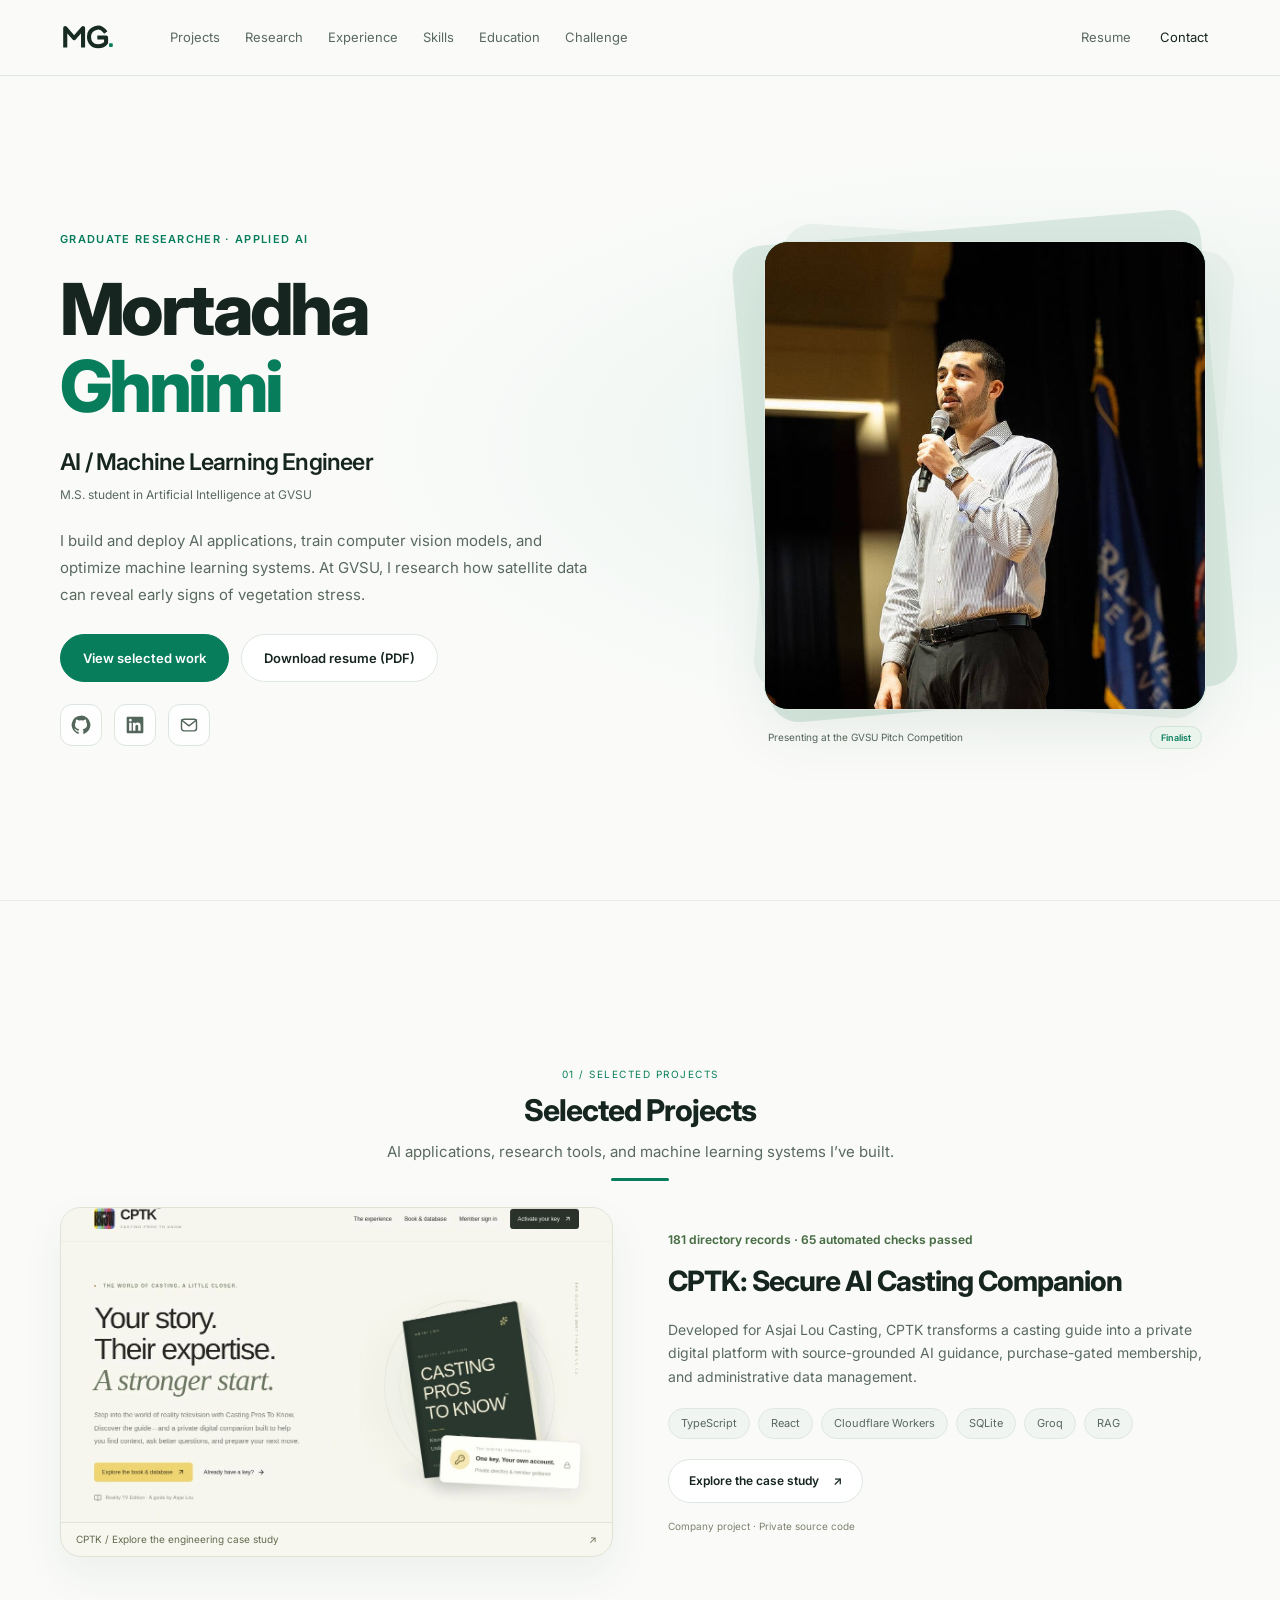
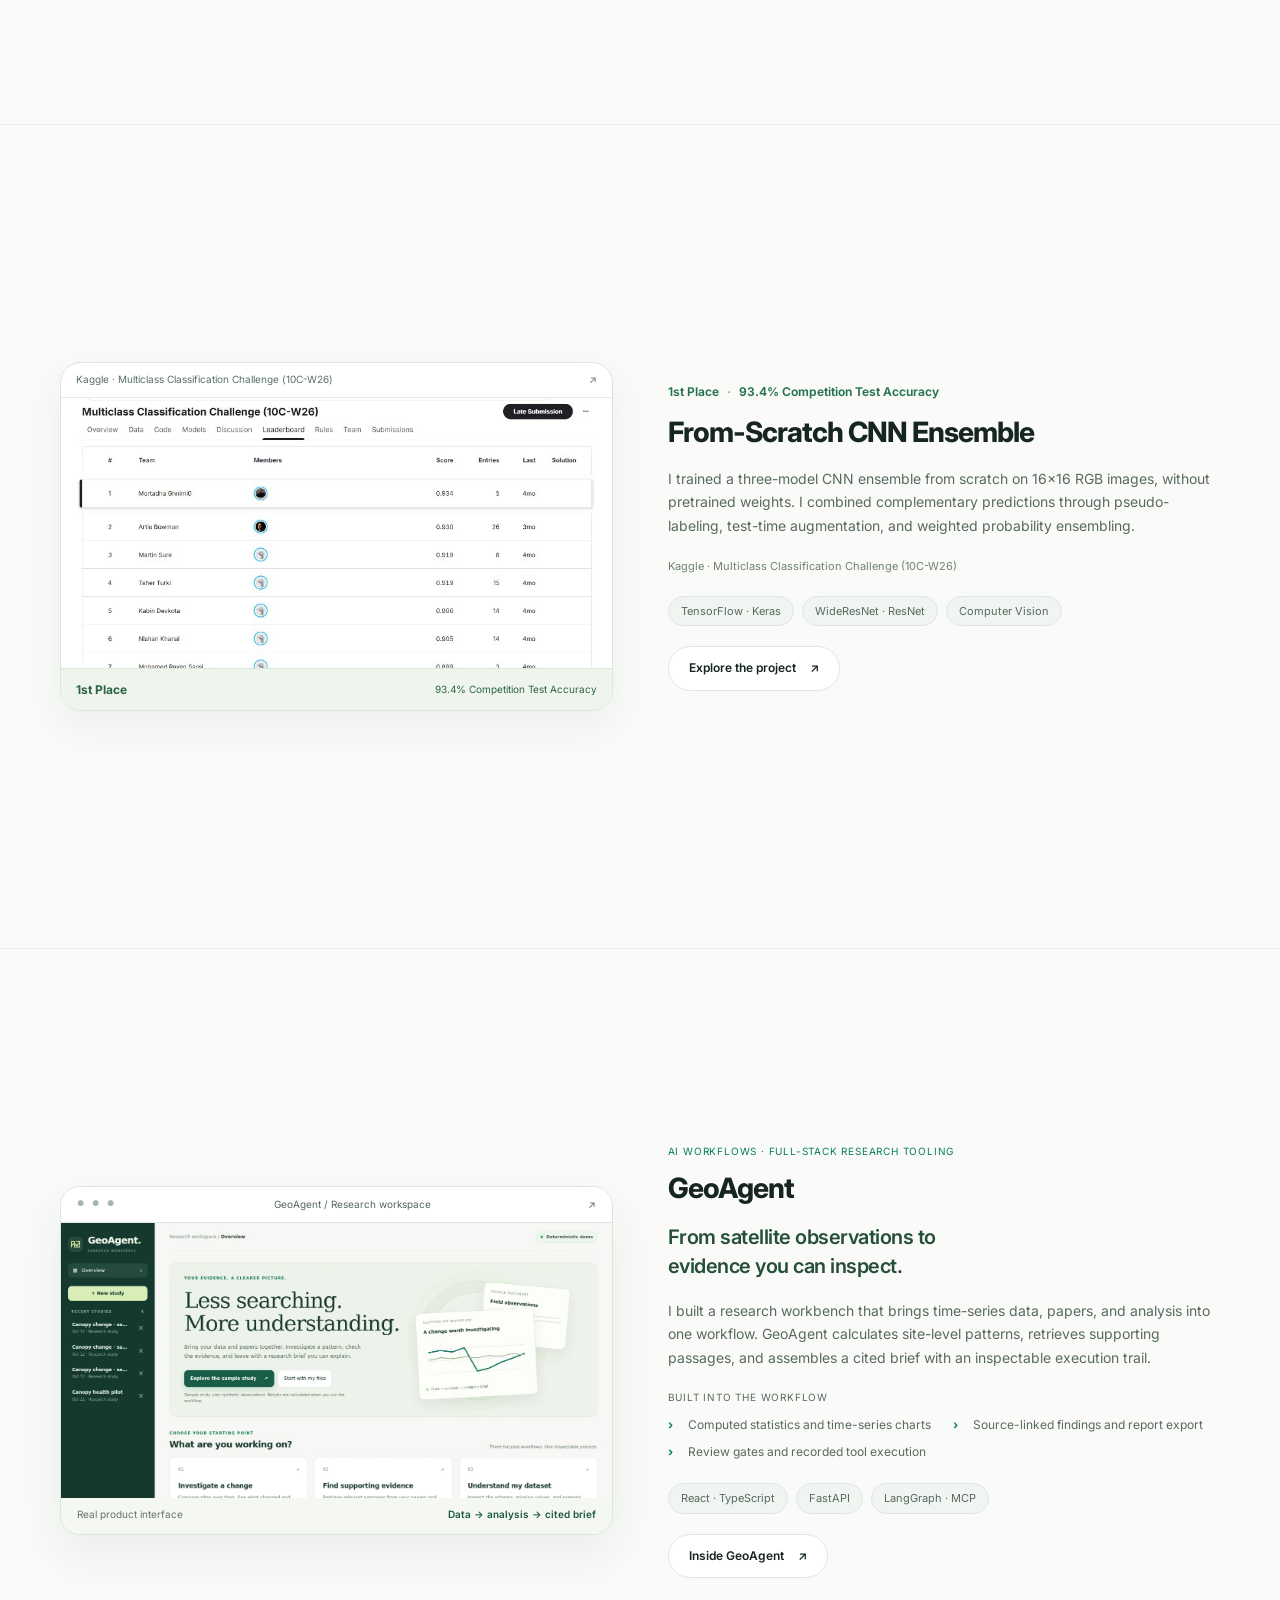
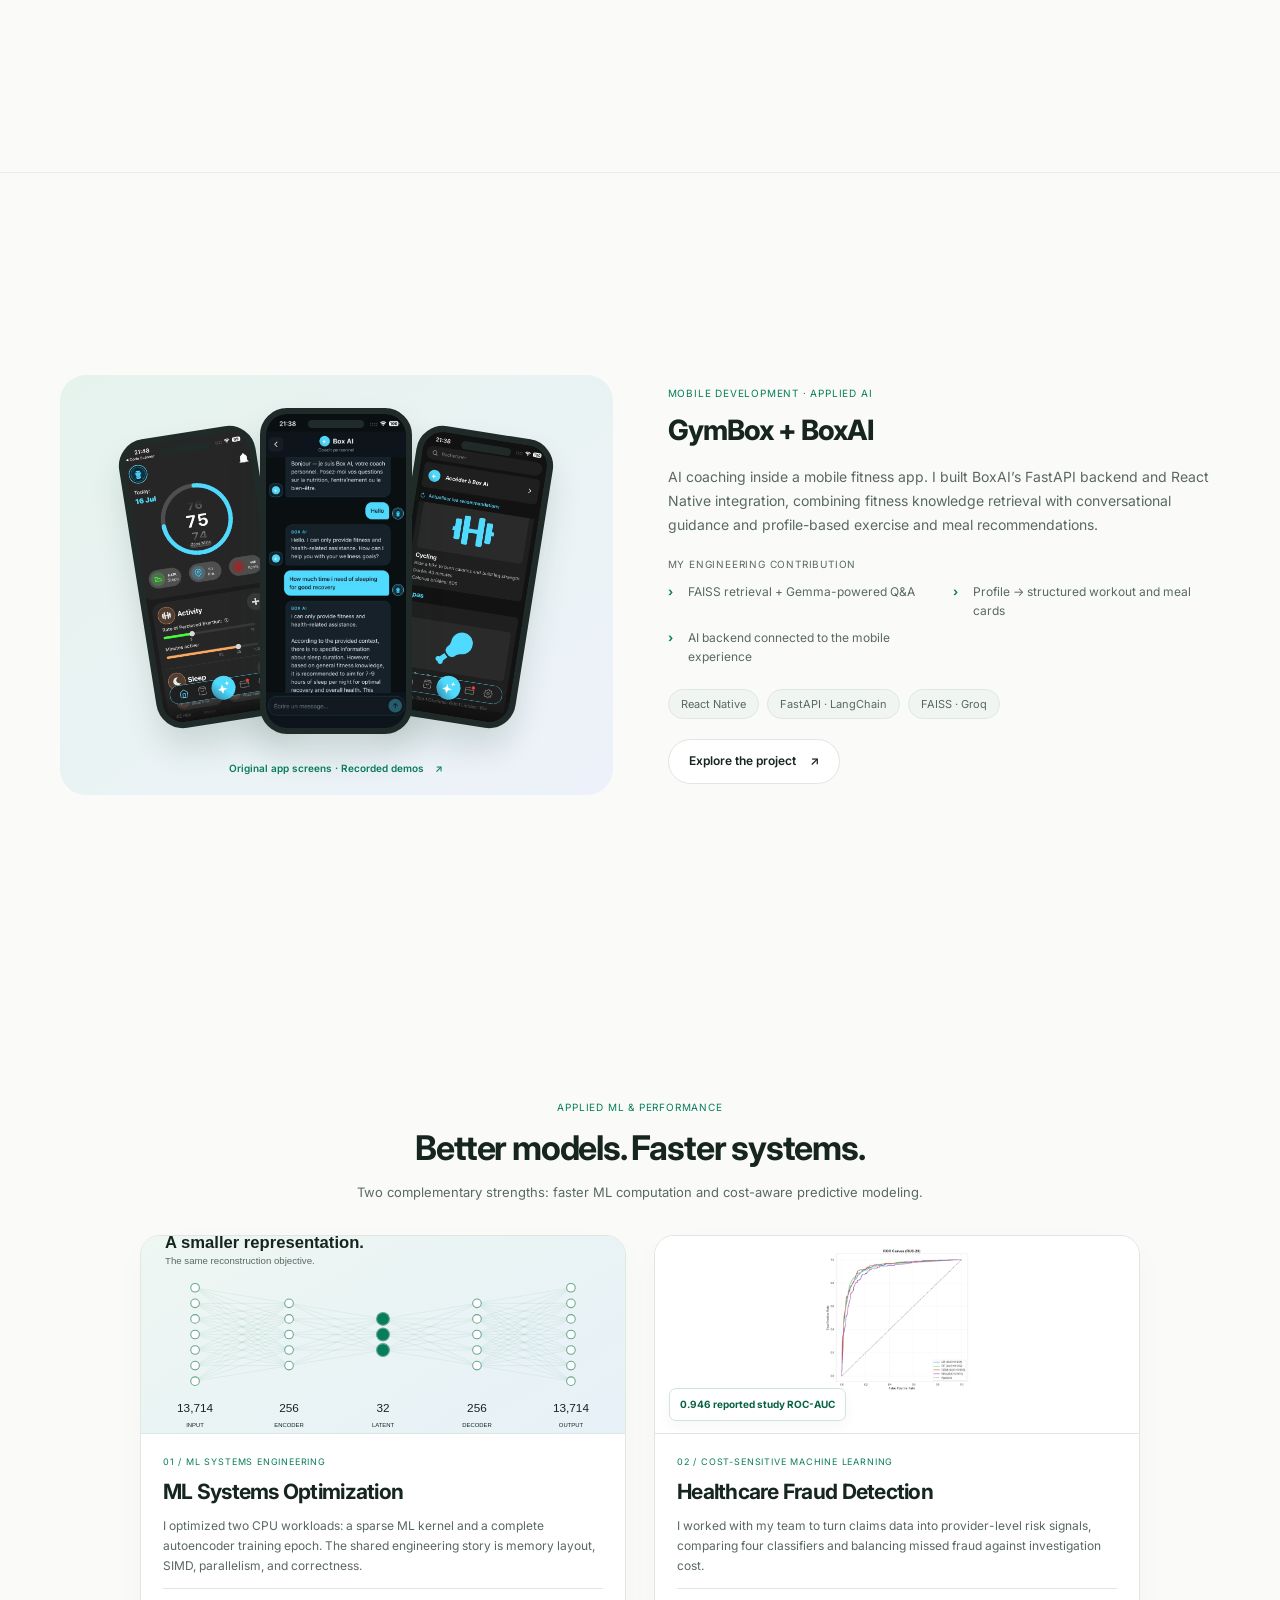
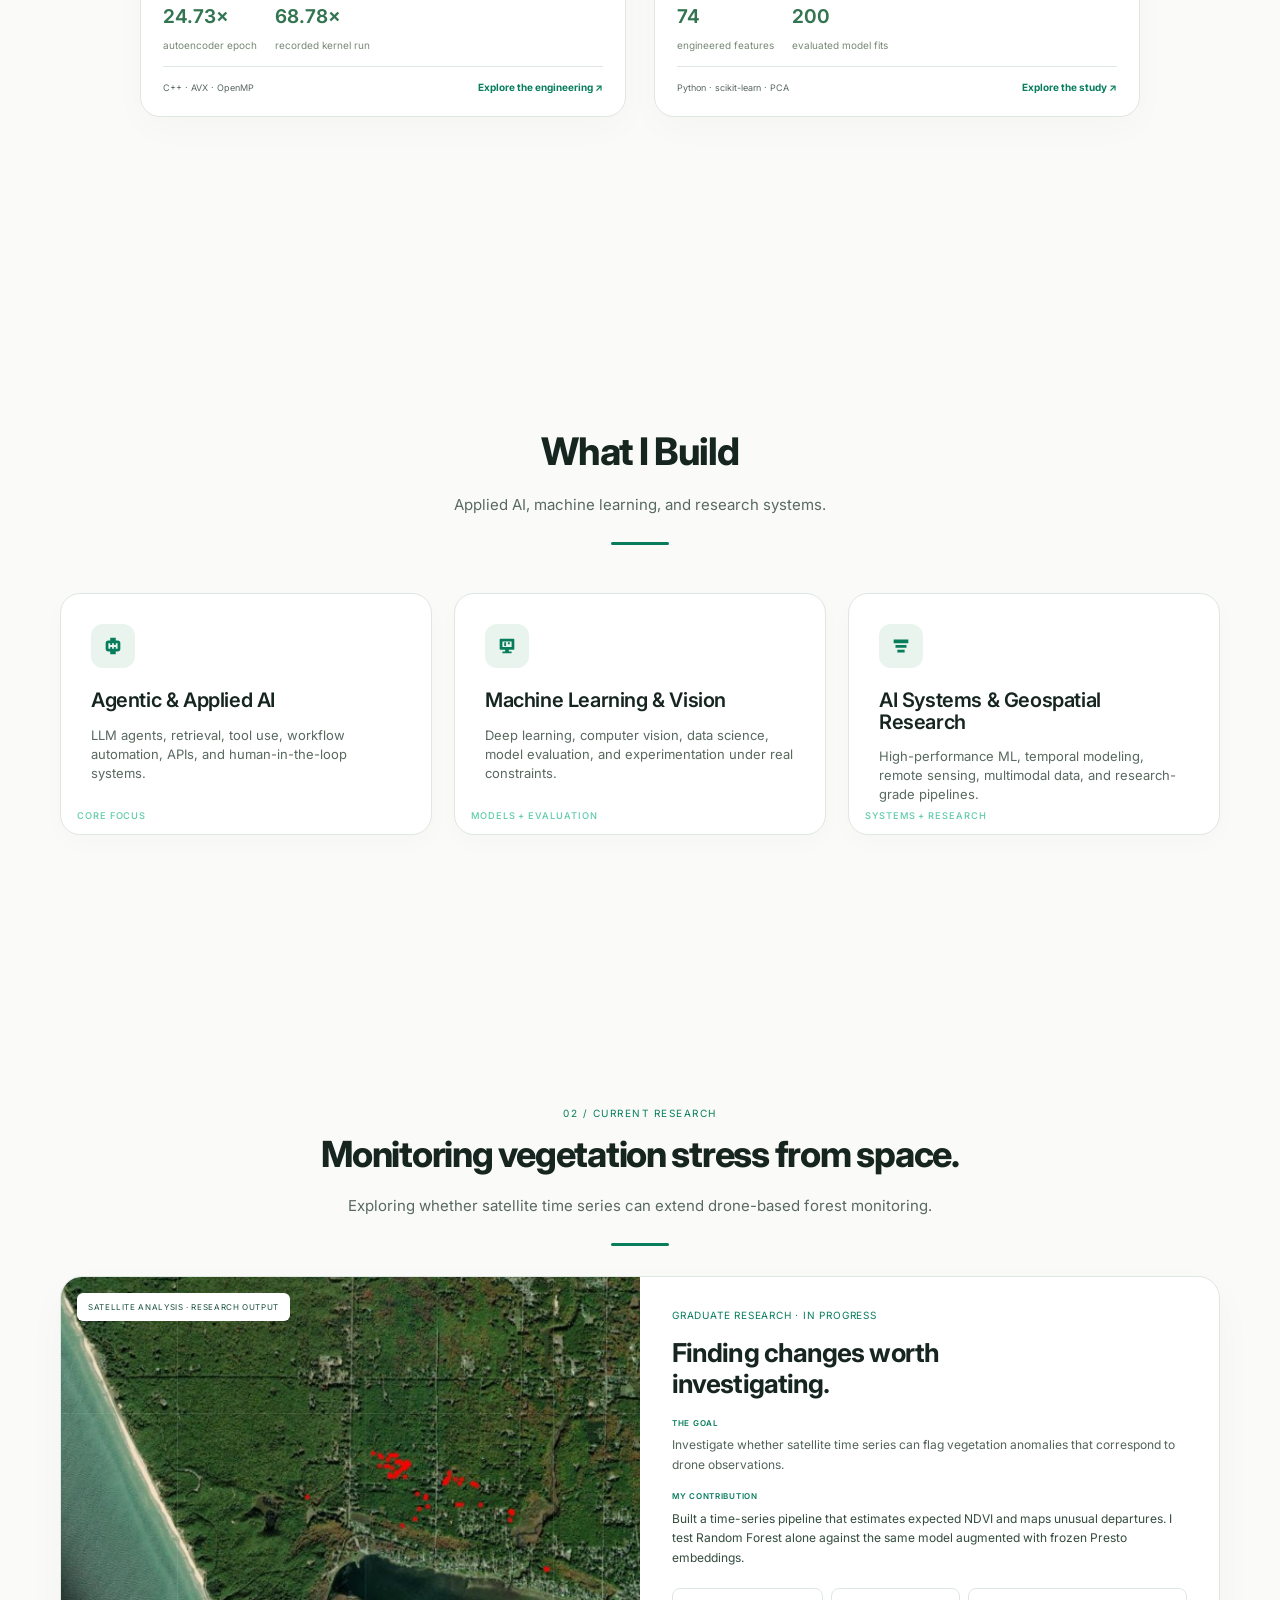
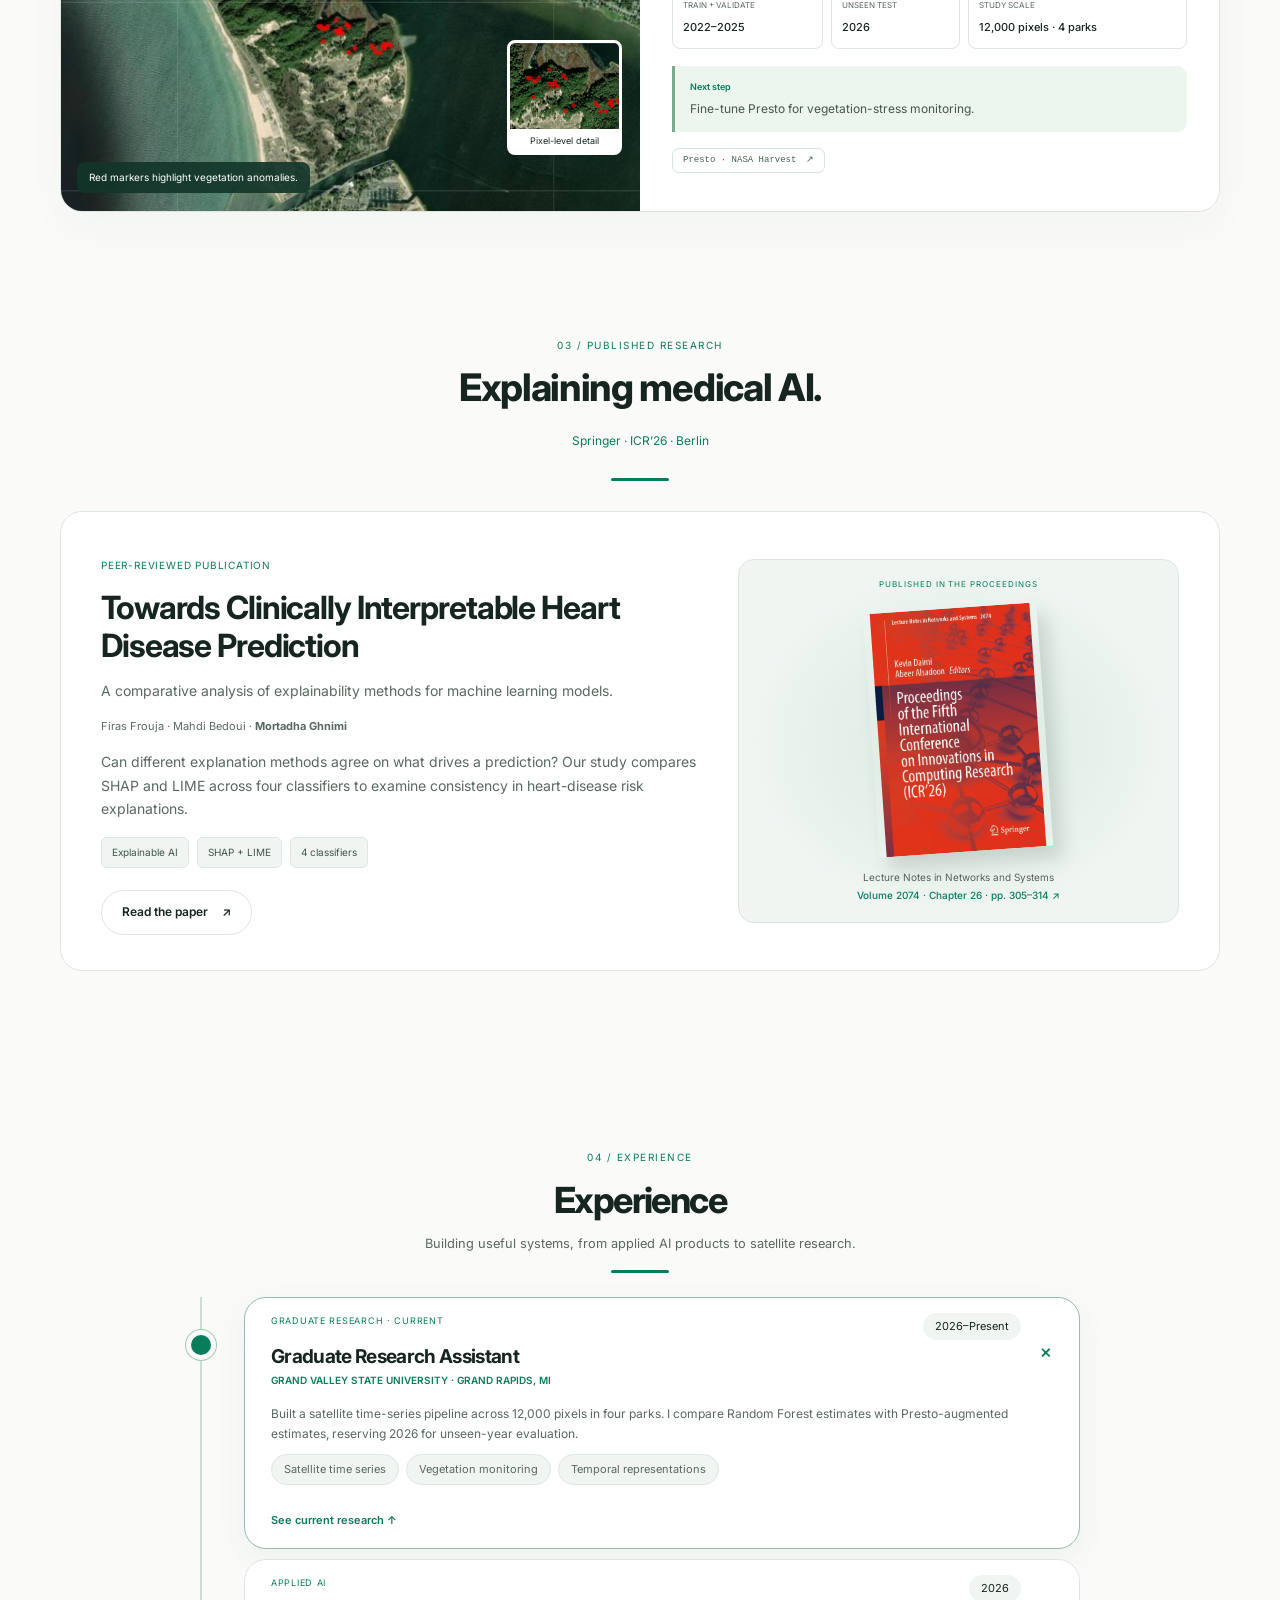
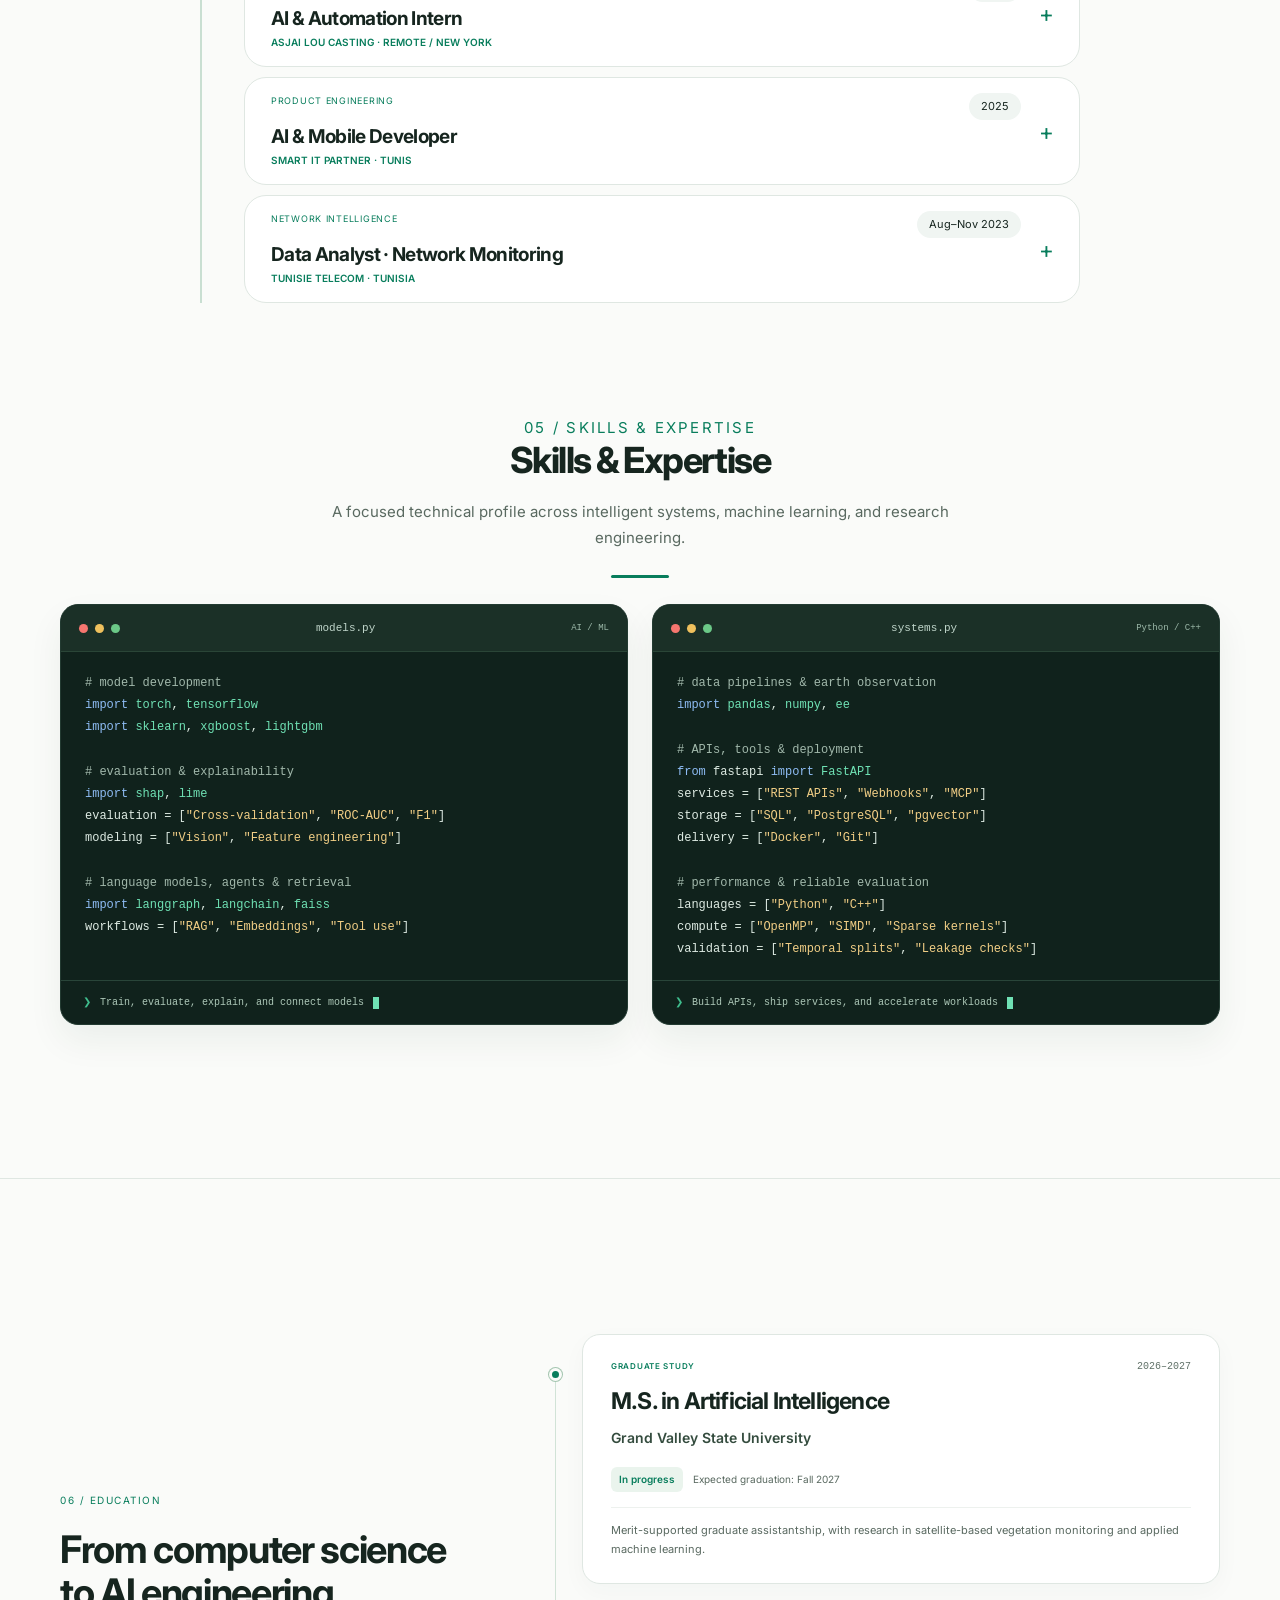
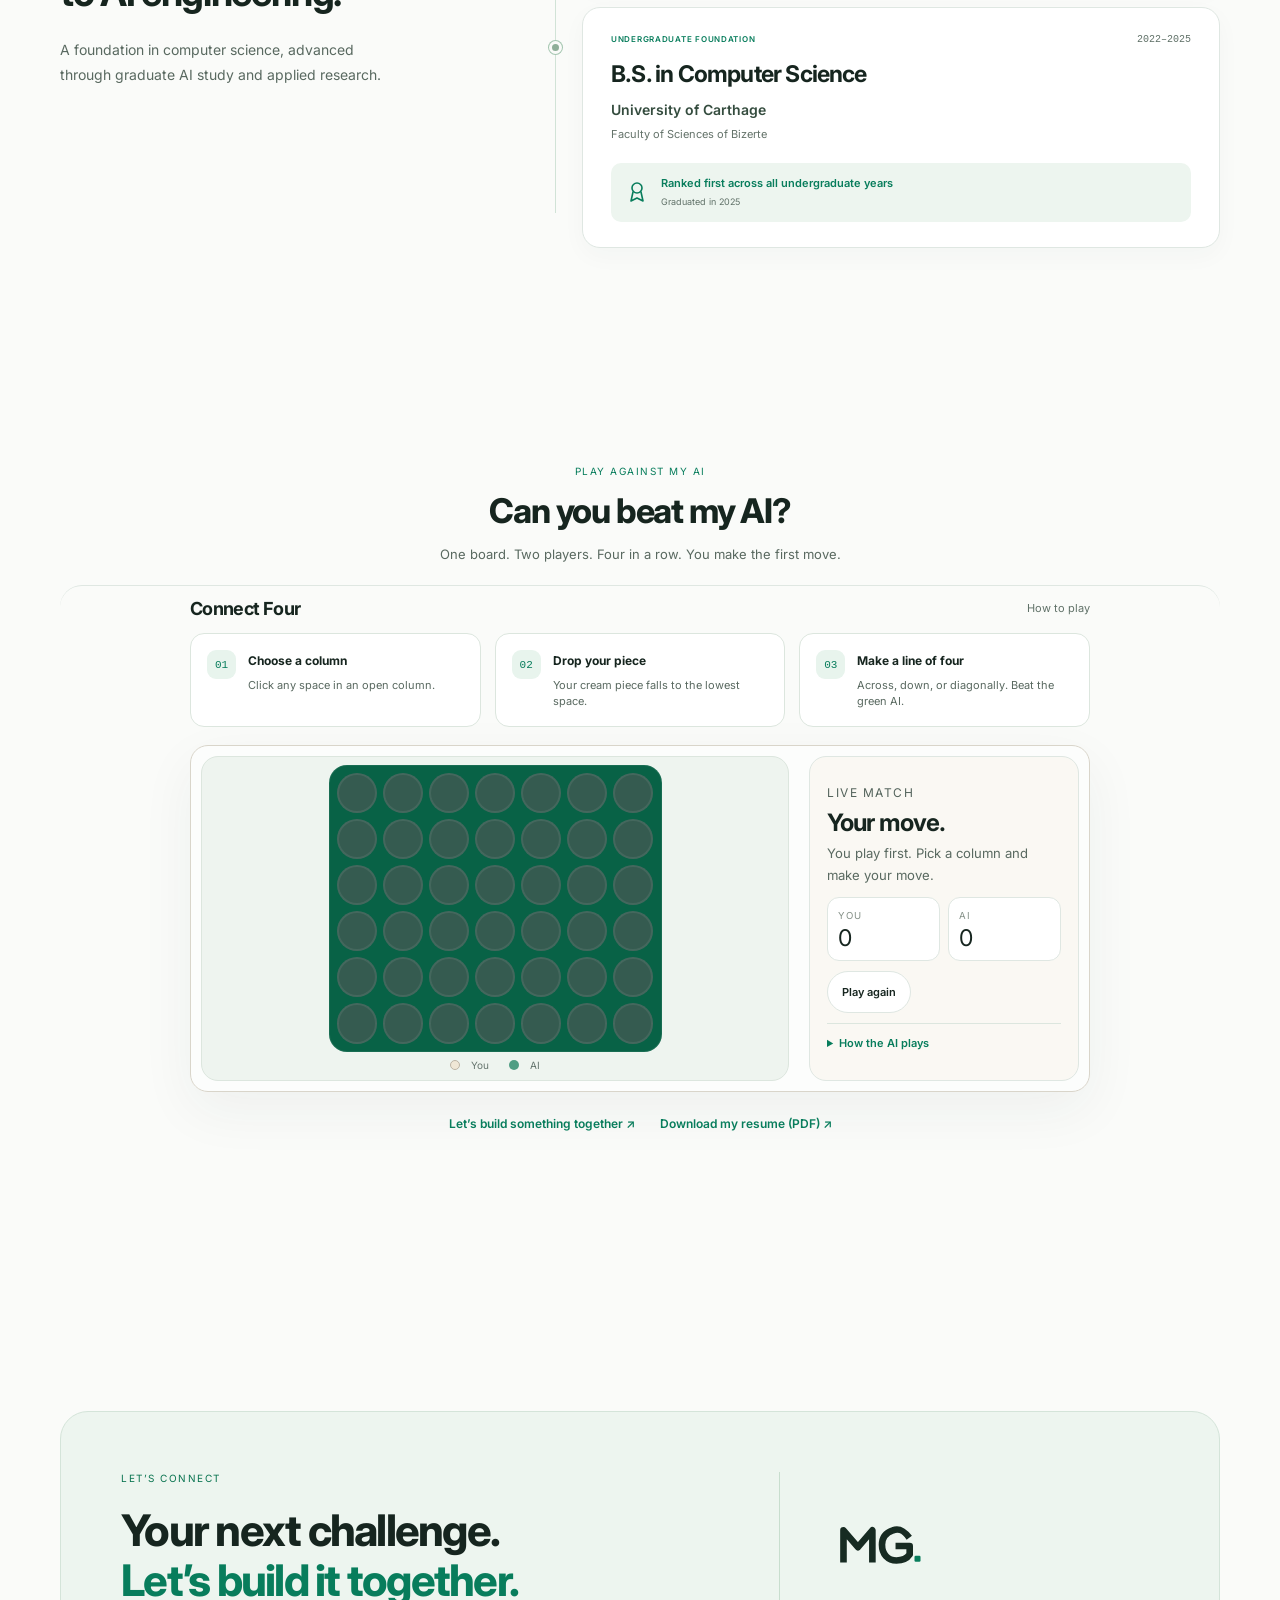
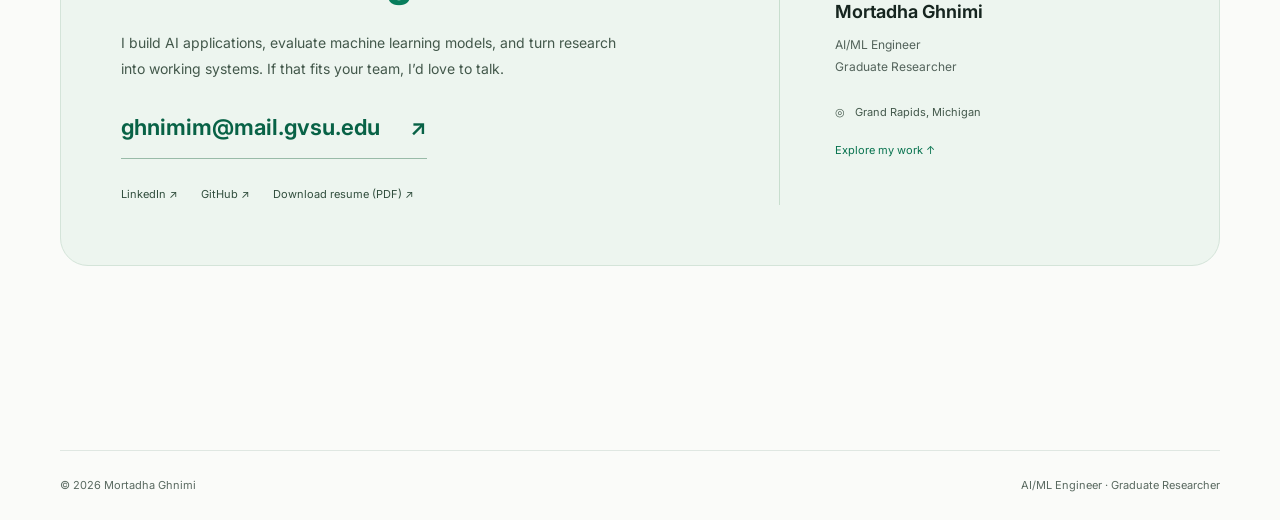
<file: index.html>
<!DOCTYPE html>
<html lang="en">
<head>
  <meta charset="UTF-8">
  <meta name="viewport" content="width=device-width, initial-scale=1.0">
  <title>Mortadha Ghnimi | AI/ML Engineer & Graduate Researcher</title>
  <meta name="description" content="AI/ML engineer and graduate researcher building agentic AI systems, computer vision models, geospatial ML, and high-performance AI systems.">
  <meta property="og:title" content="Mortadha Ghnimi | AI/ML Engineer & Graduate Researcher">
  <meta property="og:description" content="Agentic AI · Computer Vision · Geospatial AI · ML Systems">
  <meta property="og:type" content="website">
  <meta property="og:url" content="https://morta00.github.io/">
  <meta property="og:image" content="https://morta00.github.io/assets/og-image.png">
  <meta name="twitter:card" content="summary_large_image">
  <meta name="twitter:image" content="https://morta00.github.io/assets/og-image.png">
  <link rel="canonical" href="https://morta00.github.io/">
  <link rel="icon" href="favicon.svg?v=2" type="image/svg+xml">
  <meta name="theme-color" content="#f4f1e9">
  <link rel="preconnect" href="https://fonts.googleapis.com">
  <link rel="preconnect" href="https://fonts.gstatic.com" crossorigin>
  <link href="https://fonts.googleapis.com/css2?family=Inter:wght@400;500;600;700;800&display=swap" rel="stylesheet">
  <link rel="stylesheet" href="css/style.css">
  <link rel="stylesheet" href="css/portfolio.css?v=20">
  <script type="application/ld+json">
  {
    "@context": "https://schema.org",
    "@type": "Person",
    "name": "Mortadha Ghnimi",
    "jobTitle": "AI/ML Engineer & Graduate Researcher",
    "affiliation": {"@type": "CollegeOrUniversity", "name": "Grand Valley State University"},
    "url": "https://morta00.github.io/",
    "sameAs": [
      "https://github.com/morta00",
      "https://www.linkedin.com/in/mortadha-ghnimi-021183252/"
    ]
  }
  </script>
  <link rel="stylesheet" href="css/geoagent.css?v=4">
  <link rel="stylesheet" href="css/vision-case.css?v=1">
  <link rel="stylesheet" href="css/cptk-case.css?v=2">
  <link rel="stylesheet" href="css/systems-portfolio.css?v=2">
  <link rel="stylesheet" href="css/career-polish.css?v=2">
</head>
<body>
  <a class="skip" href="#main">Skip to content</a>

  <header class="nav" id="site-header">
    <a class="nav-brand" href="#top" aria-label="Mortadha Ghnimi, home"><img class="brand-mark" src="assets/brand/mg-monogram.svg" alt="" width="58" height="38"></a>
    <button class="nav-toggle" type="button" aria-label="Open menu" aria-expanded="false" aria-controls="site-nav"><span></span><span></span></button>
    <div class="nav-panel" id="site-nav">
      <nav class="nav-links" aria-label="Primary">
        <a href="#work">Projects</a>
        <a href="#research">Research</a>
        <a href="#experience">Experience</a>
        <a href="#about">Skills</a>
        <a href="#education">Education</a>
        <a href="#play">Challenge</a>
      </nav>
      <div class="nav-side">
        <a data-resume-link href="resume.html">Resume</a>
        <a class="nav-contact" href="#contact">Contact</a>
      </div>
    </div>
  </header>

  <main id="main">
    <section class="hero-shell" id="top">
      <div class="wrap hero">
        <div class="hero-copy">
          <p class="eyebrow">Graduate researcher · Applied AI</p>
          <h1>Mortadha<br><span>Ghnimi</span></h1><h2 class="hero-role">AI / Machine Learning Engineer</h2>
          <p class="hero-academic">M.S. student in Artificial Intelligence at GVSU</p>
          <p class="lede">I build and deploy AI applications, train computer vision models, and optimize machine learning systems. At GVSU, I research how satellite data can reveal early signs of vegetation stress.</p>
          <p class="domains">Agentic AI <span>·</span> Computer Vision <span>·</span> Remote Sensing <span>·</span> ML Systems</p>
          <div class="actions">
            <a class="btn btn-primary" href="#work">View selected work</a>
            <a class="btn btn-secondary" data-resume-link href="resume.html">Download resume (PDF)</a>
          </div>
          <div class="hero-socials" aria-label="Professional profiles and email">
            <a href="https://github.com/morta00" target="_blank" rel="noopener noreferrer" aria-label="Mortadha on GitHub" title="GitHub"><svg viewBox="0 0 24 24" fill="currentColor" aria-hidden="true"><path d="M12 .75a11.25 11.25 0 0 0-3.56 21.92c.56.1.77-.24.77-.54v-2.1c-3.13.68-3.79-1.33-3.79-1.33-.51-1.3-1.25-1.65-1.25-1.65-1.02-.7.08-.69.08-.69 1.13.08 1.72 1.16 1.72 1.16 1 1.72 2.63 1.22 3.27.93.1-.72.4-1.22.71-1.5-2.5-.28-5.13-1.25-5.13-5.56 0-1.23.44-2.23 1.16-3.02-.12-.29-.5-1.43.11-2.98 0 0 .94-.3 3.1 1.15a10.8 10.8 0 0 1 5.63 0c2.15-1.46 3.09-1.15 3.09-1.15.62 1.55.23 2.69.12 2.98.72.79 1.15 1.79 1.15 3.02 0 4.32-2.63 5.27-5.14 5.55.4.35.76 1.04.76 2.1v3.1c0 .3.2.65.77.54A11.25 11.25 0 0 0 12 .75Z"/></svg></a>
            <a href="https://www.linkedin.com/in/mortadha-ghnimi-021183252/" target="_blank" rel="noopener noreferrer" aria-label="Mortadha on LinkedIn" title="LinkedIn"><svg viewBox="0 0 24 24" fill="currentColor" aria-hidden="true"><path d="M20.45 2H3.55C2.69 2 2 2.68 2 3.52v16.96C2 21.32 2.69 22 3.55 22h16.9c.86 0 1.55-.68 1.55-1.52V3.52C22 2.68 21.31 2 20.45 2ZM7.93 18.75H4.98V9.2h2.95v9.55ZM6.45 7.9a1.71 1.71 0 1 1 0-3.42 1.71 1.71 0 0 1 0 3.42Zm12.3 10.85H15.8V14.1c0-1.1-.02-2.53-1.54-2.53-1.54 0-1.78 1.2-1.78 2.45v4.73H9.53V9.2h2.83v1.3h.04c.39-.75 1.35-1.54 2.78-1.54 2.98 0 3.57 1.96 3.57 4.51v5.28Z"/></svg></a>
            <a href="mailto:ghnimim@mail.gvsu.edu" aria-label="Email Mortadha" title="Email"><svg viewBox="0 0 24 24" fill="none" stroke="currentColor" stroke-width="1.7" stroke-linecap="round" stroke-linejoin="round" aria-hidden="true"><rect x="3" y="5" width="18" height="14" rx="3"/><path d="m3 6 9 7 9-7"/></svg></a>
          </div>
        </div>
        <figure class="hero-media">
          <div class="hero-stage">
            <img id="hero-portrait" src="assets/hero/pitch-presenting.png" alt="Mortadha Ghnimi presenting at a GVSU pitch competition" width="1024" height="682">
          </div>
          <figcaption class="hero-photo-caption"><span>Presenting at the GVSU Pitch Competition</span><strong>Finalist</strong></figcaption>
        </figure>
      </div>
    </section>


    <section class="projects-showcase" id="work" aria-label="Selected projects">
<section class="project-feature-screen project-first-screen" id="asjai" aria-labelledby="asjai-title">
        <header class="wrap projects-showcase-head">
        <div>
          <p class="section-label">01 / Selected projects</p>
          <h2>Selected Projects</h2>
        </div>
        <p>AI applications, research tools, and machine learning systems I’ve built.</p>
      </header>
<div class="wrap project-feature-grid project-feature-reverse">
          <a class="cptk-preview" href="work/asjai.html?v=2" aria-label="Explore CPTK Secure AI Casting Companion">
            <img src="assets/cptk/public-storefront.webp" alt="Actual CPTK public homepage showing Casting Pros To Know and its private digital companion" width="1200" height="750" loading="lazy">
            <span class="cptk-preview-caption">CPTK / Explore the engineering case study <span aria-hidden="true">↗</span></span>
          </a>
          <div class="project-feature-copy">
            <p class="cptk-card-result">181 directory records · 65 automated checks passed</p>
            <h2 id="asjai-title">CPTK: Secure AI Casting Companion</h2>
            <p class="project-feature-description">Developed for Asjai Lou Casting, CPTK transforms a casting guide into a private digital platform with source-grounded AI guidance, purchase-gated membership, and administrative data management.</p>
            <div class="project-tech"><span>TypeScript</span><span>React</span><span>Cloudflare Workers</span><span>SQLite</span><span>Groq</span><span>RAG</span></div>
            <a class="project-case-link" href="work/asjai.html?v=2">Explore the case study <span aria-hidden="true">↗</span></a>
            <p class="cptk-private-note">Company project · Private source code</p>
          </div>
        </div>
      </section>
<section class="project-feature-screen" id="vision" aria-labelledby="vision-title">
        <div class="wrap project-feature-grid">
          <a class="vision-preview" href="work/kaggle.html" aria-label="Explore the first-place image classification project">
            <span class="vision-preview-head">Kaggle · Multiclass Classification Challenge (10C-W26) <span aria-hidden="true">↗</span></span>
            <img src="assets/kaggle/leaderboard.png" alt="Leaderboard for Multiclass Classification Challenge (10C-W26), showing Mortadha Ghnimi in first place with score 0.934" width="799" height="418" loading="lazy">
            <span class="vision-preview-foot"><strong>1st Place</strong><span>93.4% Competition Test Accuracy</span></span>
          </a>
          <div class="project-feature-copy">
            <p class="vision-card-result">1st Place <span>·</span> 93.4% Competition Test Accuracy</p>
            <h2 id="vision-title">From-Scratch CNN Ensemble</h2>
            <p class="project-feature-description">I trained a three-model CNN ensemble from scratch on 16×16 RGB images, without pretrained weights. I combined complementary predictions through pseudo-labeling, test-time augmentation, and weighted probability ensembling.</p>
            <p class="vision-card-scope">Kaggle · Multiclass Classification Challenge (10C-W26)</p>
            <div class="project-tech"><span>TensorFlow · Keras</span><span>WideResNet · ResNet</span><span>Computer Vision</span></div>
            <a class="project-case-link" href="work/kaggle.html">Explore the project <span aria-hidden="true">↗</span></a>
          </div>
        </div>
      </section>
<section class="project-feature-screen" id="geoagent" aria-labelledby="geoagent-title">      
        <div class="wrap project-feature-grid">
          <a class="geoagent-preview" href="work/geoagent.html" aria-label="Explore GeoAgent, a research workspace for satellite data">
            <span class="geoagent-browserbar"><span class="geoagent-dots" aria-hidden="true">● ● ●</span><span>GeoAgent / Research workspace</span><span aria-hidden="true">↗</span></span>
            <img src="assets/geoagent/overview.webp" alt="GeoAgent interface with three workflows: investigate a change, find supporting evidence, and understand a dataset" width="1440" height="1100" loading="lazy">
            <span class="geoagent-preview-footer"><span>Real product interface</span><strong>Data → analysis → cited brief</strong></span>
          </a>
          <div class="project-feature-copy">
            <p class="project-feature-category">AI workflows · Full-stack research tooling</p>
            <h2 id="geoagent-title">GeoAgent</h2>
            <p class="geoagent-home-tagline">From satellite observations to evidence you can inspect.</p>
            <p class="project-feature-description">I built a research workbench that brings time-series data, papers, and analysis into one workflow. GeoAgent calculates site-level patterns, retrieves supporting passages, and assembles a cited brief with an inspectable execution trail.</p>
            <p class="project-capabilities-label">Built into the workflow</p>
            <ul class="project-capabilities">
              <li>Computed statistics and time-series charts</li>
              <li>Source-linked findings and report export</li>
              <li>Review gates and recorded tool execution</li>
            </ul>
            <div class="project-tech"><span>React · TypeScript</span><span>FastAPI</span><span>LangGraph · MCP</span></div>
            <a class="project-case-link" href="work/geoagent.html">Inside GeoAgent <span aria-hidden="true">↗</span></a>
          </div>
        </div>
      </section>
<section class="project-feature-screen" id="gymbox"><div class="wrap project-feature-grid"><a class="mobile-showcase" href="work/gymbox.html" aria-label="Explore GymBox and BoxAI case study, screenshots, and recorded demonstrations"><span class="mobile-glow" aria-hidden="true"></span><figure class="phone-device phone-left"><img src="assets/gymbox/screens/home-dashboard.png" alt="GymBox activity dashboard" loading="lazy"></figure><figure class="phone-device phone-center"><img src="assets/gymbox/screens/boxai.png" alt="BoxAI fitness question and answer in the mobile app" loading="lazy"></figure><figure class="phone-device phone-right"><img src="assets/gymbox/screens/home.png" alt="BoxAI exercise and meal recommendation cards" loading="lazy"></figure><span class="mobile-caption">Original app screens · Recorded demos <span aria-hidden="true">↗</span></span></a><div class="project-feature-copy"><p class="project-feature-category">Mobile development · Applied AI</p><h2>GymBox + BoxAI</h2><p class="project-feature-description">AI coaching inside a mobile fitness app. I built BoxAI’s FastAPI backend and React Native integration, combining fitness knowledge retrieval with conversational guidance and profile-based exercise and meal recommendations.</p><p class="project-capabilities-label">My engineering contribution</p><ul class="project-capabilities"><li>FAISS retrieval + Gemma-powered Q&amp;A</li><li>Profile → structured workout and meal cards</li><li>AI backend connected to the mobile experience</li></ul><div class="project-tech"><span>React Native</span><span>FastAPI · LangChain</span><span>FAISS · Groq</span></div><a class="project-case-link" href="work/gymbox.html">Explore the project <span aria-hidden="true">↗</span></a></div></div></section>
<section class="project-more-screen" id="engineering" aria-labelledby="more-work-title">
        <div class="wrap project-more-inner">
          <header class="project-more-heading">
            <p class="project-feature-category">Applied ML &amp; Performance</p>
            <h2 id="more-work-title">Better models. Faster systems.</h2>
            <p class="section-focus-description">Two complementary strengths: faster ML computation and cost-aware predictive modeling.</p>
          </header>
          <div class="engineering-gallery engineering-gallery-two">
            <a class="engineering-card systems-summary-card" id="autoencoder" href="work/ml-systems.html"><span id="hpc" class="systems-anchor"></span><div class="engineering-visual architecture-thumb"><img src="assets/cards/autoencoder.svg" alt="Autoencoder architecture with a sparse input layer and dense reconstruction" loading="lazy"></div><div class="engineering-copy"><p class="project-feature-category">01 / ML systems engineering</p><h3>ML Systems Optimization</h3><p>I optimized two CPU workloads: a sparse ML kernel and a complete autoencoder training epoch. The shared engineering story is memory layout, SIMD, parallelism, and correctness.</p><div class="systems-card-metrics"><span><strong>24.73×</strong> autoencoder epoch</span><span><strong>68.78×</strong> recorded kernel run</span></div><div class="engineering-bottom"><span>C++ · AVX · OpenMP</span><strong>Explore the engineering ↗</strong></div></div></a>
            <a class="engineering-card" id="fraud" href="work/fraud.html"><div class="engineering-visual result-thumb"><img src="assets/fraud/roc-curves.png" alt="Actual study ROC curves comparing healthcare fraud classifiers" loading="lazy"><span>0.946 reported study ROC-AUC</span></div><div class="engineering-copy"><p class="project-feature-category">02 / Cost-sensitive machine learning</p><h3>Healthcare Fraud Detection</h3><p>I worked with my team to turn claims data into provider-level risk signals, comparing four classifiers and balancing missed fraud against investigation cost.</p><div class="systems-card-metrics"><span><strong>74</strong> engineered features</span><span><strong>200</strong> evaluated model fits</span></div><div class="engineering-bottom"><span>Python · scikit-learn · PCA</span><strong>Explore the study ↗</strong></div></div></a>
          </div>
        </div>
      </section>
</section>
<section class="build-section"><div class="wrap"><header class="center-head"><h2>What I Build</h2><p>Applied AI, machine learning, and research systems.</p></header>        <div class="expertise-cards" aria-label="Areas of expertise">
          <article class="expertise-card expertise-card-featured">
            <div class="expertise-icon" aria-hidden="true">
              <svg viewBox="0 0 24 24"><path d="M9 3h6v3h2a3 3 0 0 1 3 3v6a3 3 0 0 1-3 3h-2v3H9v-3H7a3 3 0 0 1-3-3V9a3 3 0 0 1 3-3h2V3Zm0 6H7v6h2v-2h2v2h2v-2h2v2h2V9h-2v2h-2V9h-2v2H9V9Z"/></svg>
            </div>
            <span class="expertise-number">01</span>
            <h3>Agentic & Applied AI</h3>
            <p>LLM agents, retrieval, tool use, workflow automation, APIs, and human-in-the-loop systems.</p>
            <div class="expertise-line"><span>CORE FOCUS</span><i></i></div>
          </article>

          <article class="expertise-card">
            <div class="expertise-icon" aria-hidden="true">
              <svg viewBox="0 0 24 24"><path d="M5 4h14a1 1 0 0 1 1 1v10a1 1 0 0 1-1 1h-5v2h3v2H7v-2h3v-2H5a1 1 0 0 1-1-1V5a1 1 0 0 1 1-1Zm2 3v6h10V7H7Zm2 1h2v4H9V8Zm4 0h2v2h-2V8Z"/></svg>
            </div>
            <span class="expertise-number">02</span>
            <h3>Machine Learning & Vision</h3>
            <p>Deep learning, computer vision, data science, model evaluation, and experimentation under real constraints.</p>
            <div class="expertise-line"><span>MODELS + EVALUATION</span><i></i></div>
          </article>

          <article class="expertise-card">
            <div class="expertise-icon" aria-hidden="true">
              <svg viewBox="0 0 24 24"><path d="M4 5h16v4H4V5Zm2 6h12v3H6v-3Zm2 5h8v3H8v-3Z"/></svg>
            </div>
            <span class="expertise-number">03</span>
            <h3>AI Systems & Geospatial Research</h3>
            <p>High-performance ML, temporal modeling, remote sensing, multimodal data, and research-grade pipelines.</p>
            <div class="expertise-line"><span>SYSTEMS + RESEARCH</span><i></i></div>
          </article>
        </div>

</div></section>

    <section class="research-portfolio research-sequence" aria-label="Research and publications">
      <section class="research-screen-v10" id="research" aria-labelledby="satellite-section-title">
        <div class="wrap research-screen-inner">
          <header class="research-screen-head">
            <div>
              <p class="section-label">02 / Current research</p>
              <h2 id="satellite-section-title">Monitoring vegetation stress from space.</h2>
            </div>
            <p>Exploring whether satellite time series can extend drone-based forest monitoring.</p>
          </header>
          <article class="research-feature-card" aria-labelledby="satellite-title">
            <div class="research-feature-image">
              <img src="assets/research/anomaly-overview.png" alt="Satellite overview highlighting vegetation anomalies along the coast" loading="lazy">
              <figure class="research-feature-inset">
                <img src="assets/research/anomaly-detail.png" alt="Closer view of pixel-level vegetation anomalies" loading="lazy">
                <figcaption>Pixel-level detail</figcaption>
              </figure>
              <span class="research-map-label">SATELLITE ANALYSIS · RESEARCH OUTPUT</span><span class="research-image-caption">Red markers highlight vegetation anomalies.</span>
            </div>
            <div class="research-feature-copy">
              <div class="research-card-kicker"><span class="research-live-dot"></span> Graduate research · In progress</div>
              <h3 id="satellite-title">Finding changes worth investigating.</h3>
              <div class="research-story research-story-clean"><div><span class="research-story-label">The goal</span><p>Investigate whether satellite time series can flag vegetation anomalies that correspond to drone observations.</p></div><div><span class="research-story-label">My contribution</span><p>Built a time-series pipeline that estimates expected NDVI and maps unusual departures. I test Random Forest alone against the same model augmented with frozen Presto embeddings.</p></div></div>
              <div class="research-facts" aria-label="Research setup">
                <span><small>Train + validate</small><strong>2022–2025</strong></span>
                <span><small>Unseen test</small><strong>2026</strong></span>
                <span><small>Study scale</small><strong>12,000 pixels · 4 parks</strong></span>
              </div>
              <div class="research-finding research-next-focus"><span>Next step</span><p>Fine-tune Presto for vegetation-stress monitoring.</p></div><a class="research-model-tag" href="https://github.com/nasaharvest/presto" target="_blank" rel="noopener noreferrer" aria-label="Presto by NASA Harvest, official model repository">Presto · NASA Harvest <span aria-hidden="true">↗</span></a>
            </div>
          </article>
        </div>
      </section>

      <section class="publication-screen-v10" id="publication" aria-labelledby="publication-title">
        <div class="wrap publication-screen-inner">
          <header class="publication-screen-head">
            <div>
              <p class="section-label">03 / Published research</p>
              <h2>Explaining medical AI.</h2>
            </div>
            <span class="publication-venue">Springer · ICR’26 · Berlin</span>
          </header>
          <article class="research-paper-card research-paper-card-v10">
            <div class="paper-main-copy">
              <p class="paper-peer-label">Peer-reviewed publication</p>
              <h3 id="publication-title">Towards Clinically Interpretable Heart Disease Prediction</h3>
              <p class="research-paper-subtitle">A comparative analysis of explainability methods for machine learning models.</p>
              <p class="research-paper-authors">Firas Frouja · Mahdi Bedoui · <strong>Mortadha Ghnimi</strong></p>
              <p class="research-paper-summary">Can different explanation methods agree on what drives a prediction? Our study compares SHAP and LIME across four classifiers to examine consistency in heart-disease risk explanations.</p><div class="publication-topics"><span>Explainable AI</span><span>SHAP + LIME</span><span>4 classifiers</span></div>
              <a class="research-paper-link" href="https://doi.org/10.1007/978-3-032-32636-2_26" target="_blank" rel="noopener noreferrer">Read the paper <span aria-hidden="true">↗</span></a>
            </div>
            <a class="publication-cover-stage" href="https://link.springer.com/book/10.1007/978-3-032-32636-2" target="_blank" rel="noopener noreferrer" aria-label="View the Springer ICR 2026 proceedings"><span class="publication-cover-tag">PUBLISHED IN THE PROCEEDINGS</span><img src="assets/publication/icr26-cover.jpg" alt="Official cover of Proceedings of the Fifth International Conference on Innovations in Computing Research, Springer" loading="lazy"><span class="publication-cover-caption">Lecture Notes in Networks and Systems<br><strong>Volume 2074 · Chapter 26 · pp. 305–314 ↗</strong></span></a>
          </article>
        </div>
      </section>
    </section>

    <section class="clean-experience" id="experience">
      <div class="wrap clean-section">
        <header class="clean-section-head">
          <p class="section-label">04 / Experience</p>
          <div class="clean-title-row">
            <h2>Experience</h2>
            <p>Building useful systems, from applied AI products to satellite research.</p>
          </div>
        </header>

        <div class="experience-timeline">
<details class="experience-card experience-accordion" open><span class="experience-node" aria-hidden="true">01</span><summary><div class="experience-card-top"><p>Graduate research · Current</p><span class="experience-date">2026–Present</span></div><h3>Graduate Research Assistant</h3><p class="experience-organization">Grand Valley State University <span>·</span> Grand Rapids, MI</p><span class="experience-expand" aria-hidden="true">+</span></summary><div class="experience-body"><p class="experience-description">Built a satellite time-series pipeline across 12,000 pixels in four parks. I compare Random Forest estimates with Presto-augmented estimates, reserving 2026 for unseen-year evaluation.</p>
            <div class="experience-tags"><span>Satellite time series</span><span>Vegetation monitoring</span><span>Temporal representations</span></div>
            <a class="experience-link" href="#research">See current research <span aria-hidden="true">↑</span></a>
          </div></details>
<details class="experience-card experience-accordion"><span class="experience-node" aria-hidden="true">02</span><summary><div class="experience-card-top"><p>Applied AI</p><span class="experience-date">2026</span></div><h3>AI & Automation Intern</h3><p class="experience-organization">Asjai Lou Casting <span>·</span> Remote / New York</p><span class="experience-expand" aria-hidden="true">+</span></summary><div class="experience-body"><p class="experience-description">Built CPTK’s member application, source-grounded RAG, admin tools, and transactional account activation. Imported 181 records and verified 65 automated checks. Purchase workflows are tested with synthetic orders; live payment and email connections are pending.</p>
            <div class="experience-tags"><span>APIs + webhooks</span><span>Commerce automation</span><span>Grounded RAG</span></div>
            <a class="experience-link" href="work/asjai.html">View the platform case study <span aria-hidden="true">↗</span></a>
          </div></details>
<details class="experience-card experience-accordion"><span class="experience-node" aria-hidden="true">03</span><summary><div class="experience-card-top"><p>Product engineering</p><span class="experience-date">2025</span></div><h3>AI & Mobile Developer</h3><p class="experience-organization">Smart It Partner <span>·</span> Tunis</p><span class="experience-expand" aria-hidden="true">+</span></summary><div class="experience-body"><p class="experience-description">Built BoxAI’s FastAPI service and connected retrieval-based Q&amp;A and profile-based recommendations to GymBox’s React Native app. I also contributed member-facing screens and developed a separate wildlife-classification system.</p>
            <div class="experience-tags"><span>RAG systems</span><span>Recommendations</span><span>Computer vision</span></div>
            <a class="experience-link" href="work/gymbox.html">Explore related work <span aria-hidden="true">↗</span></a>
          </div></details>
<details class="experience-card experience-accordion"><span class="experience-node" aria-hidden="true">04</span><summary><div class="experience-card-top"><p>Network intelligence</p><span class="experience-date">Aug–Nov 2023</span></div><h3>Data Analyst · Network Monitoring</h3><p class="experience-organization">Tunisie Telecom <span>·</span> Tunisia</p><span class="experience-expand" aria-hidden="true">+</span></summary><div class="experience-body"><p class="experience-description">Analyzed network-monitoring data to identify service issues, unusual traffic patterns, and signs of potential attacks. Turned operational signals into clear findings to support troubleshooting and network-security investigations.</p><div class="experience-tags"><span>Network monitoring</span><span>Anomaly analysis</span><span>Security signals</span></div></div></details>
        </div>
      </div>
    </section>

    <section class="expertise-shell" id="about">
      <div class="wrap expertise-section">
        <header class="expertise-head">
          <p class="section-label">05 / Skills & Expertise</p>
          <h2>Skills & Expertise</h2>
          <p>A focused technical profile across intelligent systems, machine learning, and research engineering.</p>
        </header>

<div class="terminal-grid"><article class="terminal-window"><header class="terminal-bar"><span class="terminal-dots" aria-hidden="true"><i></i><i></i><i></i></span><span>models.py</span><span class="terminal-language">AI / ML</span></header><pre><code><span class="code-comment"># model development</span>
<span class="code-key">import</span> <span class="code-name">torch</span>, <span class="code-name">tensorflow</span>
<span class="code-key">import</span> <span class="code-name">sklearn</span>, <span class="code-name">xgboost</span>, <span class="code-name">lightgbm</span>
 
<span class="code-comment"># evaluation & explainability</span>
<span class="code-key">import</span> <span class="code-name">shap</span>, <span class="code-name">lime</span>
evaluation = [<span class="code-string">"Cross-validation"</span>, <span class="code-string">"ROC-AUC"</span>, <span class="code-string">"F1"</span>]
modeling = [<span class="code-string">"Vision"</span>, <span class="code-string">"Feature engineering"</span>]
 
<span class="code-comment"># language models, agents & retrieval</span>
<span class="code-key">import</span> <span class="code-name">langgraph</span>, <span class="code-name">langchain</span>, <span class="code-name">faiss</span>
workflows = [<span class="code-string">"RAG"</span>, <span class="code-string">"Embeddings"</span>, <span class="code-string">"Tool use"</span>]</code></pre><div class="terminal-footer"><span class="terminal-prompt">❯</span> Train, evaluate, explain, and connect models<span class="terminal-cursor" aria-hidden="true"></span></div></article><article class="terminal-window"><header class="terminal-bar"><span class="terminal-dots" aria-hidden="true"><i></i><i></i><i></i></span><span>systems.py</span><span class="terminal-language">Python / C++</span></header><pre><code><span class="code-comment"># data pipelines & earth observation</span>
<span class="code-key">import</span> <span class="code-name">pandas</span>, <span class="code-name">numpy</span>, <span class="code-name">ee</span>
 
<span class="code-comment"># APIs, tools & deployment</span>
<span class="code-key">from</span> fastapi <span class="code-key">import</span> <span class="code-name">FastAPI</span>
services = [<span class="code-string">"REST APIs"</span>, <span class="code-string">"Webhooks"</span>, <span class="code-string">"MCP"</span>]
storage = [<span class="code-string">"SQL"</span>, <span class="code-string">"PostgreSQL"</span>, <span class="code-string">"pgvector"</span>]
delivery = [<span class="code-string">"Docker"</span>, <span class="code-string">"Git"</span>]
 
<span class="code-comment"># performance & reliable evaluation</span>
languages = [<span class="code-string">"Python"</span>, <span class="code-string">"C++"</span>]
compute = [<span class="code-string">"OpenMP"</span>, <span class="code-string">"SIMD"</span>, <span class="code-string">"Sparse kernels"</span>]
validation = [<span class="code-string">"Temporal splits"</span>, <span class="code-string">"Leakage checks"</span>]</code></pre><div class="terminal-footer"><span class="terminal-prompt">❯</span> Build APIs, ship services, and accelerate workloads<span class="terminal-cursor" aria-hidden="true"></span></div></article></div>      </div>
    </section>
<span id="recognition" class="recognition-anchor" aria-hidden="true"></span>
<section class="education-screen" id="education" aria-labelledby="education-title">
      <div class="wrap education-layout">
        <header class="education-intro">
          <p class="section-label">06 / Education</p>
          <h2 id="education-title">From computer science<br>to AI engineering.</h2>
          <p>A foundation in computer science, advanced through graduate AI study and applied research.</p>
        </header>
        <ol class="education-timeline">
          <li><span class="education-node" aria-hidden="true"></span><article class="education-card">
            <div class="education-card-top"><span class="education-level">Graduate study</span><span class="education-date">2026–2027</span></div>
            <h3>M.S. in Artificial Intelligence</h3>
            <p class="education-school">Grand Valley State University</p>
            <div class="education-detail"><span class="education-badge">In progress</span><span>Expected graduation: Fall 2027</span></div>
            <p class="education-summary">Merit-supported graduate assistantship, with research in satellite-based vegetation monitoring and applied machine learning.</p>
          </article></li>
          <li><span class="education-node" aria-hidden="true"></span><article class="education-card">
            <div class="education-card-top"><span class="education-level">Undergraduate foundation</span><span class="education-date">2022–2025</span></div>
            <h3>B.S. in Computer Science</h3>
            <p class="education-school">University of Carthage</p>
            <p class="education-location">Faculty of Sciences of Bizerte</p>
            <div class="education-honor"><svg viewBox="0 0 24 24" fill="none" stroke="currentColor" stroke-width="1.6" stroke-linecap="round" stroke-linejoin="round" aria-hidden="true"><circle cx="12" cy="8" r="5"/><path d="m8 12-2 9 6-3 6 3-2-9"/></svg><div><strong>Ranked first across all undergraduate years</strong><span>Graduated in 2025</span></div></div>
          </article></li>
        </ol>
      </div>
    </section>

    
    

<section class="portfolio-play game-page-v4" id="play" data-embedded-games aria-labelledby="play-title">
      <span id="challenge" class="challenge-anchor" aria-hidden="true"></span>
      <div class="wrap portfolio-play-inner">
        <header class="portfolio-play-head">
          <div><p class="section-label">Play against my AI</p><h2 id="play-title">Can you beat my AI?</h2></div>
          <p>One board. Two players. Four in a row. You make the first move.</p>
        </header>
        <div class="game-stage-v4">
<section class="game-panel-wrap is-active" id="panel-hard" aria-labelledby="connect-title">
            <div class="connect-instructions" aria-labelledby="connect-title">
              <div class="connect-rules-title"><h3 id="connect-title">Connect Four</h3><span>How to play</span></div>
              <ol class="connect-rules">
                <li><span class="rule-number" aria-hidden="true">01</span><div><strong>Choose a column</strong><p>Click any space in an open column.</p></div></li>
                <li><span class="rule-number" aria-hidden="true">02</span><div><strong>Drop your piece</strong><p>Your cream piece falls to the lowest space.</p></div></li>
                <li><span class="rule-number" aria-hidden="true">03</span><div><strong>Make a line of four</strong><p>Across, down, or diagonally. Beat the green AI.</p></div></li>
              </ol>
            </div>
            <div class="game-board-frame connect-frame">
              <div class="connect-main"><div class="connect-board" id="connect-board" role="grid" aria-label="Connect Four board"></div><div class="game-legend" aria-hidden="true"><span><i class="game-dot human"></i>You</span><span><i class="game-dot ai"></i>AI</span></div></div>
              <aside class="game-side-panel">
                <div><p class="game-kicker">Live match</p><h4 id="game-status" aria-live="polite">Your move.</h4><p>You play first. Pick a column and make your move.</p></div>
                <div class="score-grid"><span><small>You</small><b id="human-score">0</b></span><span><small>AI</small><b id="ai-score">0</b></span></div>
                <div class="game-result" id="game-result" aria-live="polite"></div>
                <div class="game-side-actions"><button class="btn btn-secondary" id="restart-game" type="button">Play again</button></div><details class="connect-ai-note"><summary>How the AI plays</summary><p>It searches five moves ahead with minimax, uses alpha-beta pruning to skip unnecessary branches, and weighs threats on the board.</p></details>
              </aside>
            </div>
          </section>
        </div>
        <div class="challenge-links"><a href="#contact">Let’s build something together ↗</a><a data-resume-link href="assets/Mortadha_Ghnimi_Resume.pdf">Download my resume (PDF) ↗</a></div>
      </div>
    </section>

    <section class="contact-shell" id="contact" aria-labelledby="contact-title"><div class="wrap contact"><div class="contact-copy"><p class="section-label">Let’s connect</p><h2 id="contact-title">Your next challenge.<br><span>Let’s build it together.</span></h2><p>I build AI applications, evaluate machine learning models, and turn research into working systems. If that fits your team, I’d love to talk.</p><a class="contact-email" href="mailto:ghnimim@mail.gvsu.edu">ghnimim@mail.gvsu.edu <span aria-hidden="true">↗</span></a><div class="contact-links"><a href="https://www.linkedin.com/in/mortadha-ghnimi-021183252/" target="_blank" rel="noopener noreferrer">LinkedIn ↗</a><a href="https://github.com/morta00" target="_blank" rel="noopener noreferrer">GitHub ↗</a><a data-resume-link href="assets/Mortadha_Ghnimi_Resume.pdf">Download resume (PDF) ↗</a></div></div><aside class="contact-note"><div class="contact-monogram" aria-hidden="true"><img src="assets/brand/mg-monogram.svg" alt="" width="94" height="58"></div><p>Mortadha Ghnimi</p><span>AI/ML Engineer<br>Graduate Researcher</span><div class="contact-location"><span aria-hidden="true">◎</span> Grand Rapids, Michigan</div><a href="#work">Explore my work ↑</a></aside></div></section>

    <footer class="wrap footer"><p>© <span id="year"></span> Mortadha Ghnimi</p><p>AI/ML Engineer · Graduate Researcher</p></footer>
  </main>

  <script src="js/site.config.js"></script>
  <script src="js/main.js?v=6"></script>
  <script src="js/connect-four.js?v=2"></script>
  <script src="js/career-fair.js?v=5"></script>
</body>
</html>
</file>
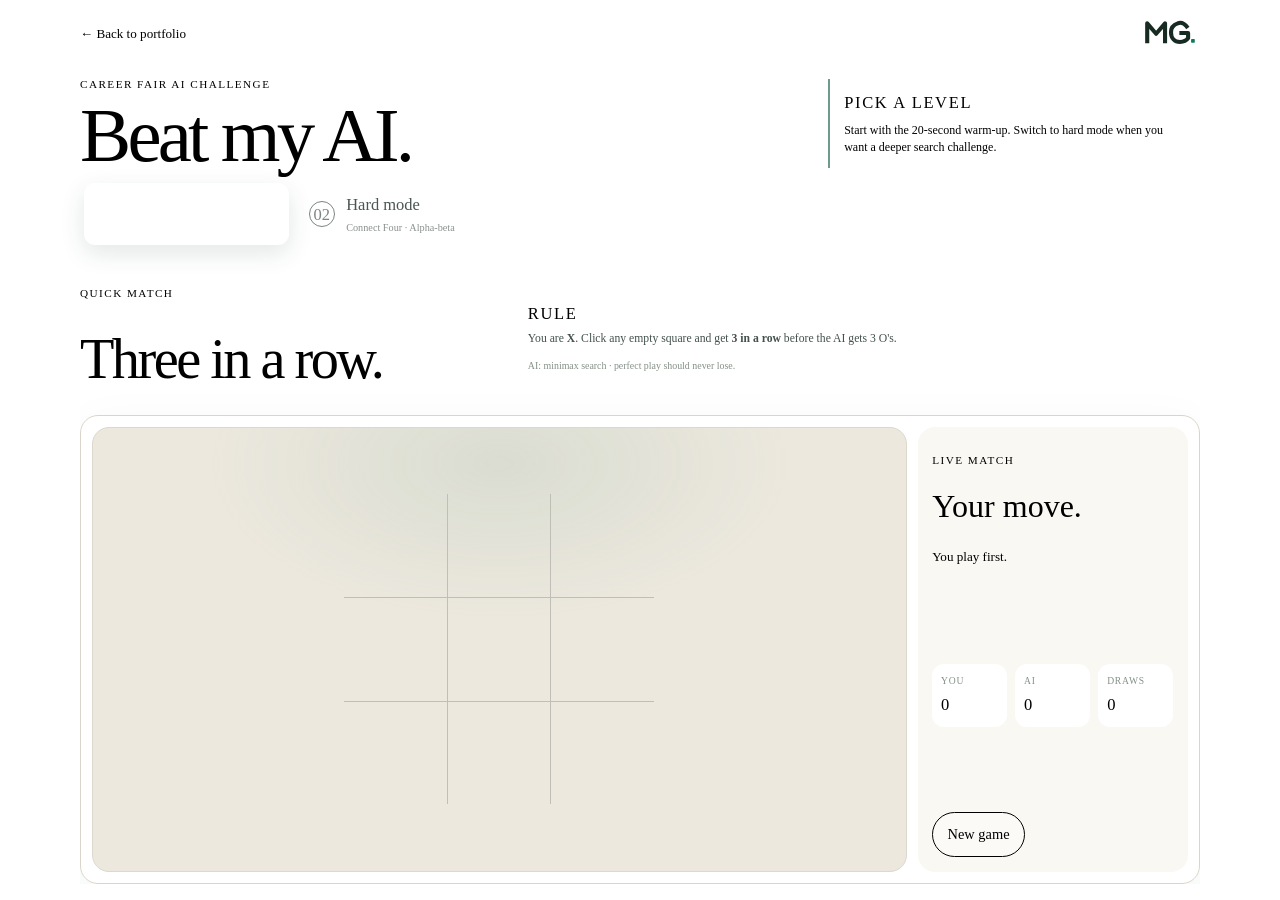
<file: play.html>
<!DOCTYPE html>
<html lang="en">
<head>
  <meta charset="UTF-8">
  <meta name="viewport" content="width=device-width, initial-scale=1.0">
  <title>Beat My AI | Mortadha Ghnimi</title>
  <meta name="description" content="A compact career-fair AI challenge with Tic-Tac-Toe and Connect Four.">
  <link rel="icon" href="favicon.svg?v=2" type="image/svg+xml">
  <meta name="theme-color" content="#f3f0e8">
  <link rel="preconnect" href="https://fonts.googleapis.com">
  <link rel="preconnect" href="https://fonts.gstatic.com" crossorigin>
  <link href="https://fonts.googleapis.com/css2?family=IBM+Plex+Mono:wght@400;500&family=IBM+Plex+Sans:wght@400;500;600&family=Instrument+Serif&display=swap" rel="stylesheet">
  <link rel="stylesheet" href="css/style.css">
</head>
<body class="game-page game-page-v4">
  <main class="game-shell">
    <div class="game-top">
      <a class="game-back" href="index.html#play">← Back to portfolio</a>
      <a class="nav-brand" href="index.html" aria-label="Mortadha Ghnimi, home"><img class="brand-mark" src="assets/brand/mg-monogram.svg" alt="" width="58" height="38"></a>
    </div>

    <section class="game-hero-v4">
      <div>
        <p class="game-kicker">Career Fair AI Challenge</p>
        <h1>Beat my AI.</h1>
      </div>
      <div class="game-hero-note">
        <span>Pick a level</span>
        <p>Start with the 20-second warm-up. Switch to hard mode when you want a deeper search challenge.</p>
      </div>
    </section>

    <div class="game-switch-v4" role="tablist" aria-label="Choose a game">
      <button id="tab-quick" type="button" role="tab" aria-selected="true" aria-controls="panel-quick" data-game-tab="quick">
        <span class="game-tab-index">01</span>
        <div><strong>Quick match</strong><small>Tic-Tac-Toe · Minimax</small></div>
      </button>
      <button id="tab-hard" type="button" role="tab" aria-selected="false" aria-controls="panel-hard" data-game-tab="hard">
        <span class="game-tab-index">02</span>
        <div><strong>Hard mode</strong><small>Connect Four · Alpha-beta</small></div>
      </button>
    </div>

    <div class="game-stage-v4">
      <section class="game-panel-wrap is-active" id="panel-quick" role="tabpanel" aria-labelledby="tab-quick" data-game-panel="quick">
        <div class="game-panel-head-v4">
          <div>
            <p class="game-kicker">Quick match</p>
            <h2>Three in a row.</h2>
          </div>
          <div class="game-rule-card">
            <span>RULE</span>
            <p>You are <strong>X</strong>. Click any empty square and get <strong>3 in a row</strong> before the AI gets 3 O's.</p>
            <small>AI: minimax search · perfect play should never lose.</small>
          </div>
        </div>

        <div class="game-board-frame ttt-frame">
          <div class="game-board-main">
            <div class="ttt-board" id="ttt-board" role="grid" aria-label="Tic-Tac-Toe board"></div>
          </div>
          <aside class="game-side-panel">
            <div>
              <p class="game-kicker">Live match</p>
              <h3 id="ttt-status">Your move.</h3>
              <p id="ttt-result">You play first.</p>
            </div>
            <div class="score-grid score-grid-three">
              <span><small>You</small><b id="ttt-human-score">0</b></span>
              <span><small>AI</small><b id="ttt-ai-score">0</b></span>
              <span><small>Draws</small><b id="ttt-draw-score">0</b></span>
            </div>
            <div class="game-side-actions">
              <button class="btn btn-secondary" id="ttt-restart" type="button">New game</button>
              <button class="btn btn-primary game-next" id="hard-mode-link" type="button">Try hard mode →</button>
            </div>
          </aside>
        </div>
      </section>

      <section class="game-panel-wrap" id="panel-hard" role="tabpanel" aria-labelledby="tab-hard" data-game-panel="hard" hidden>
        <div class="game-panel-head-v4">
          <div>
            <p class="game-kicker">Hard mode</p>
            <h2>Four in a row.</h2>
          </div>
          <div class="game-rule-card">
            <span>RULE</span>
            <p>You are the <strong>cream pieces</strong>. Click a column and connect <strong>4 pieces</strong> horizontally, vertically, or diagonally.</p>
            <small>AI: depth-limited minimax · alpha-beta pruning · threat evaluation.</small>
          </div>
        </div>

        <div class="game-board-frame connect-frame">
          <div class="connect-main">
            <div class="connect-board" id="connect-board" role="grid" aria-label="Connect Four board"></div>
            <div class="game-legend" aria-hidden="true">
              <span><i class="game-dot human"></i>You</span>
              <span><i class="game-dot ai"></i>AI</span>
            </div>
          </div>

          <aside class="game-side-panel">
            <div>
              <p class="game-kicker">Live match</p>
              <h3 id="game-status" aria-live="polite">Your move.</h3>
              <p>Choose any open column.</p>
            </div>
            <div class="score-grid">
              <span><small>You</small><b id="human-score">0</b></span>
              <span><small>AI</small><b id="ai-score">0</b></span>
            </div>
            <div class="game-result" id="game-result" aria-live="polite"></div>
            <div class="game-side-actions">
              <button class="btn btn-secondary" id="restart-game" type="button">New game</button>
            </div>
          </aside>
        </div>
      </section>
    </div>
  </main>
  <script src="js/game.js"></script>
</body>
</html>
</file>
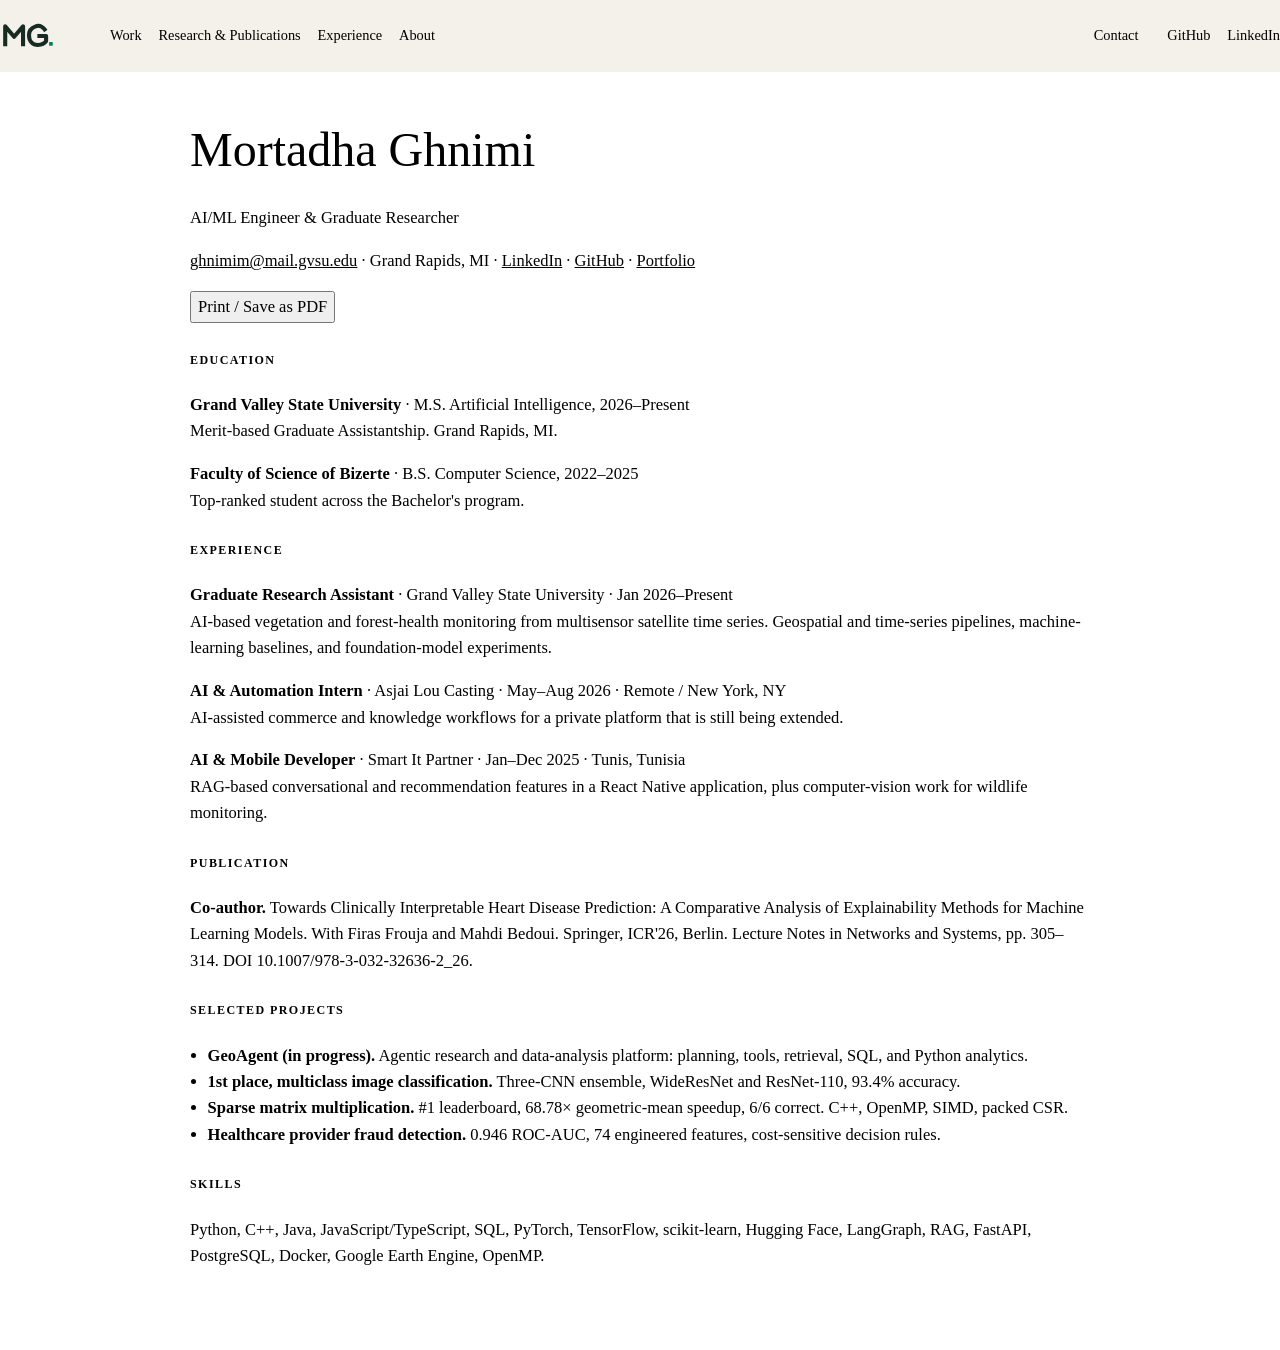
<file: resume.html>
<!DOCTYPE html>
<html lang="en">
<head>
  <meta charset="UTF-8">
  <meta name="viewport" content="width=device-width, initial-scale=1.0">
  <title>Resume | Mortadha Ghnimi</title>
  <meta name="description" content="Resume of Mortadha Ghnimi, AI/ML engineer and graduate researcher.">
  <link rel="icon" href="favicon.svg?v=2" type="image/svg+xml">
  <link rel="stylesheet" href="css/style.css">
  <link href="https://fonts.googleapis.com/css2?family=IBM+Plex+Sans:wght@400;500;600&family=Instrument+Serif&display=swap" rel="stylesheet">
</head>
<body>
  <a class="skip" href="#main">Skip to content</a>
  <header class="nav">
    <a class="nav-brand" href="index.html" aria-label="Mortadha Ghnimi, home"><img class="brand-mark" src="assets/brand/mg-monogram.svg" alt="" width="58" height="38"></a>
    <button class="nav-toggle" type="button" aria-label="Open menu" aria-expanded="false"><span></span><span></span></button>
    <div class="nav-panel" id="site-nav">
      <nav class="nav-links" aria-label="Primary">
        <a href="index.html#work">Work</a>
        <a href="index.html#research">Research &amp; Publications</a>
        <a href="index.html#experience">Experience</a>
        <a href="index.html#about">About</a>
      </nav>
      <div class="nav-side">
        <a class="nav-contact" href="index.html#contact">Contact</a>
        <a href="https://github.com/morta00" target="_blank" rel="noopener noreferrer">GitHub</a>
        <a href="https://www.linkedin.com/in/mortadha-ghnimi-021183252/" target="_blank" rel="noopener noreferrer">LinkedIn</a>
      </div>
    </div>
  </header>
  <main id="main" class="wrap resume" style="padding:2.5rem 0 4rem">
    <header>
      <h1>Mortadha Ghnimi</h1>
      <p>AI/ML Engineer &amp; Graduate Researcher</p>
      <p>
        <a href="mailto:ghnimim@mail.gvsu.edu">ghnimim@mail.gvsu.edu</a>
        · Grand Rapids, MI
        · <a href="https://www.linkedin.com/in/mortadha-ghnimi-021183252/">LinkedIn</a>
        · <a href="https://github.com/morta00">GitHub</a>
        · <a href="https://morta00.github.io/">Portfolio</a>
      </p>
      <p><button type="button" onclick="window.print()">Print / Save as PDF</button></p>
    </header>
    <h2>Education</h2>
    <p><strong>Grand Valley State University</strong> · M.S. Artificial Intelligence, 2026–Present<br>Merit-based Graduate Assistantship. Grand Rapids, MI.</p>
    <p><strong>Faculty of Science of Bizerte</strong> · B.S. Computer Science, 2022–2025<br>Top-ranked student across the Bachelor's program.</p>
    <h2>Experience</h2>
    <p><strong>Graduate Research Assistant</strong> · Grand Valley State University · Jan 2026–Present<br>AI-based vegetation and forest-health monitoring from multisensor satellite time series. Geospatial and time-series pipelines, machine-learning baselines, and foundation-model experiments.</p>
    <p><strong>AI &amp; Automation Intern</strong> · Asjai Lou Casting · May–Aug 2026 · Remote / New York, NY<br>AI-assisted commerce and knowledge workflows for a private platform that is still being extended.</p>
    <p><strong>AI &amp; Mobile Developer</strong> · Smart It Partner · Jan–Dec 2025 · Tunis, Tunisia<br>RAG-based conversational and recommendation features in a React Native application, plus computer-vision work for wildlife monitoring.</p>
    <h2>Publication</h2>
    <p><strong>Co-author.</strong> Towards Clinically Interpretable Heart Disease Prediction: A Comparative Analysis of Explainability Methods for Machine Learning Models. With Firas Frouja and Mahdi Bedoui. Springer, ICR'26, Berlin. Lecture Notes in Networks and Systems, pp. 305–314. DOI 10.1007/978-3-032-32636-2_26.</p>
    <h2>Selected projects</h2>
    <ul>
      <li><strong>GeoAgent (in progress).</strong> Agentic research and data-analysis platform: planning, tools, retrieval, SQL, and Python analytics.</li>
      <li><strong>1st place, multiclass image classification.</strong> Three-CNN ensemble, WideResNet and ResNet-110, 93.4% accuracy.</li>
      <li><strong>Sparse matrix multiplication.</strong> #1 leaderboard, 68.78× geometric-mean speedup, 6/6 correct. C++, OpenMP, SIMD, packed CSR.</li>
      <li><strong>Healthcare provider fraud detection.</strong> 0.946 ROC-AUC, 74 engineered features, cost-sensitive decision rules.</li>
    </ul>
    <h2>Skills</h2>
    <p>Python, C++, Java, JavaScript/TypeScript, SQL, PyTorch, TensorFlow, scikit-learn, Hugging Face, LangGraph, RAG, FastAPI, PostgreSQL, Docker, Google Earth Engine, OpenMP.</p>
  </main>
  <script src="js/site.config.js"></script>
  <script src="js/main.js"></script>
</body>
</html>
</file>
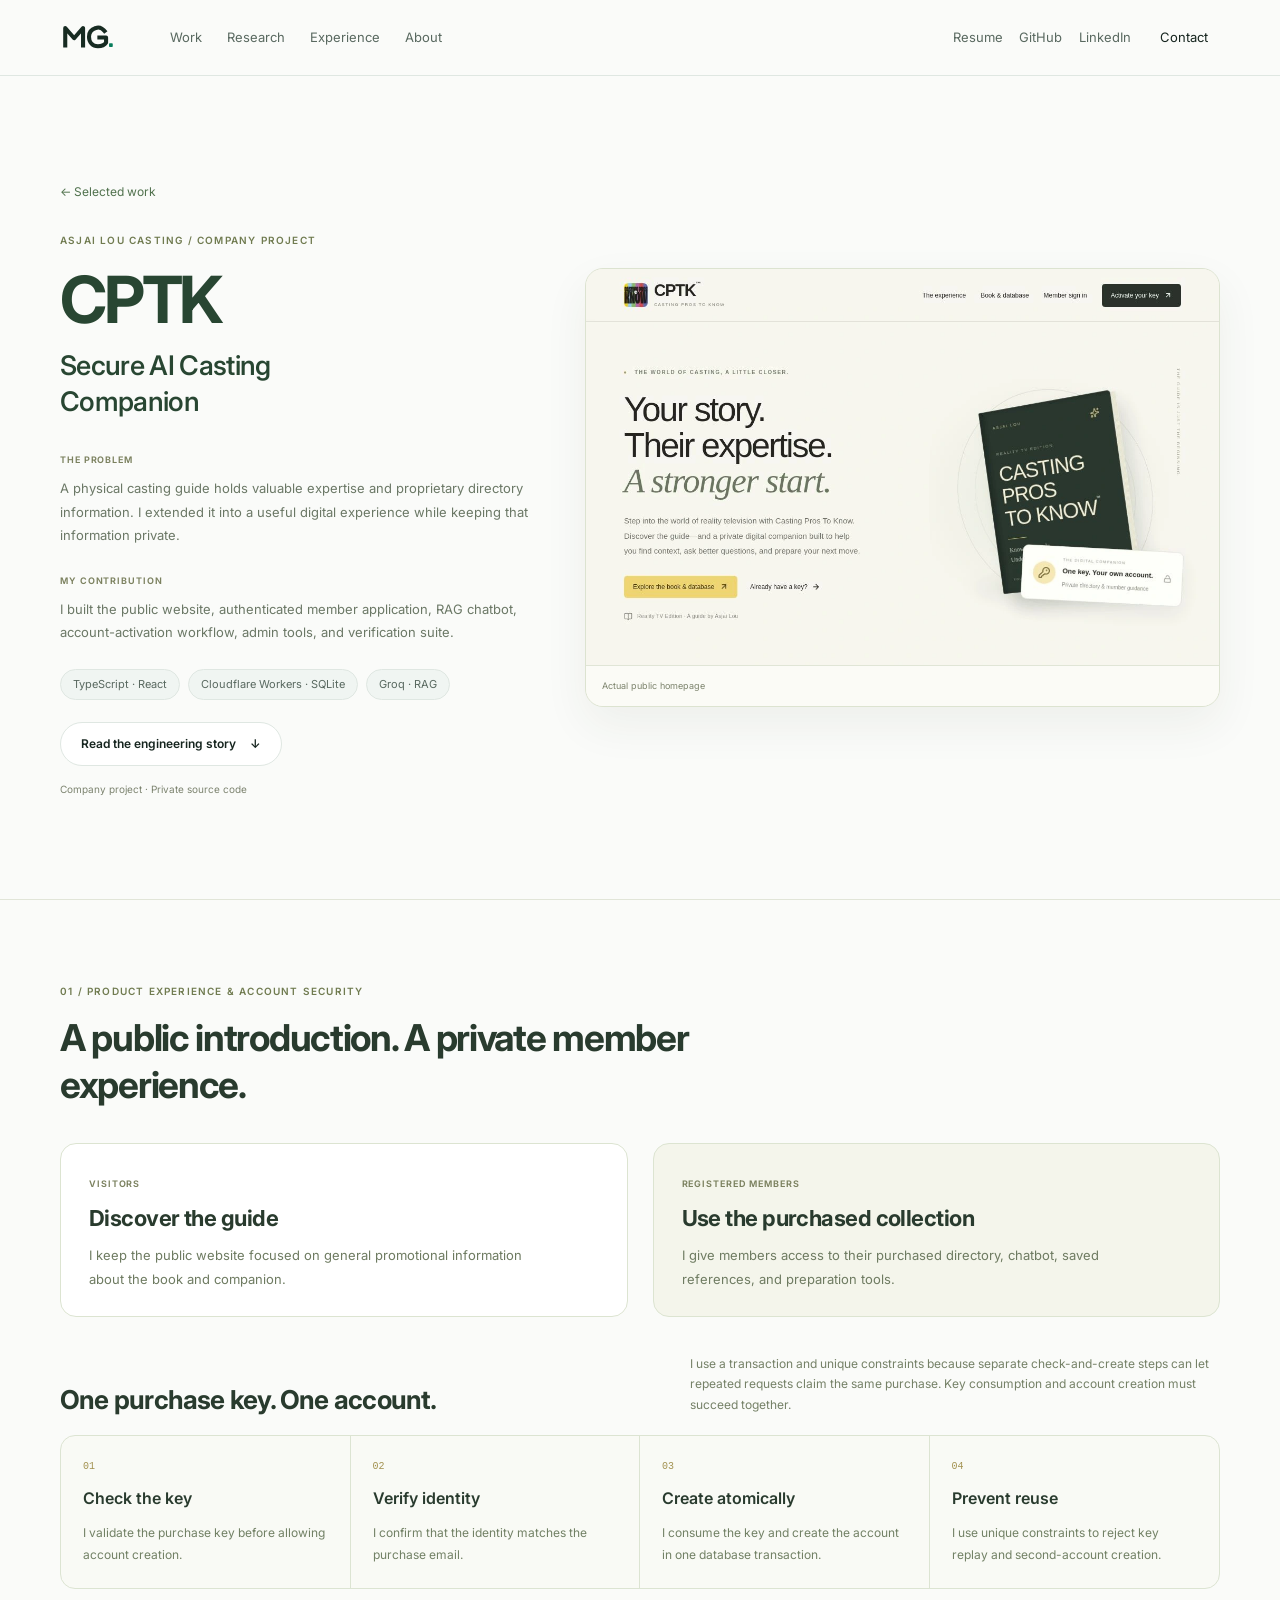
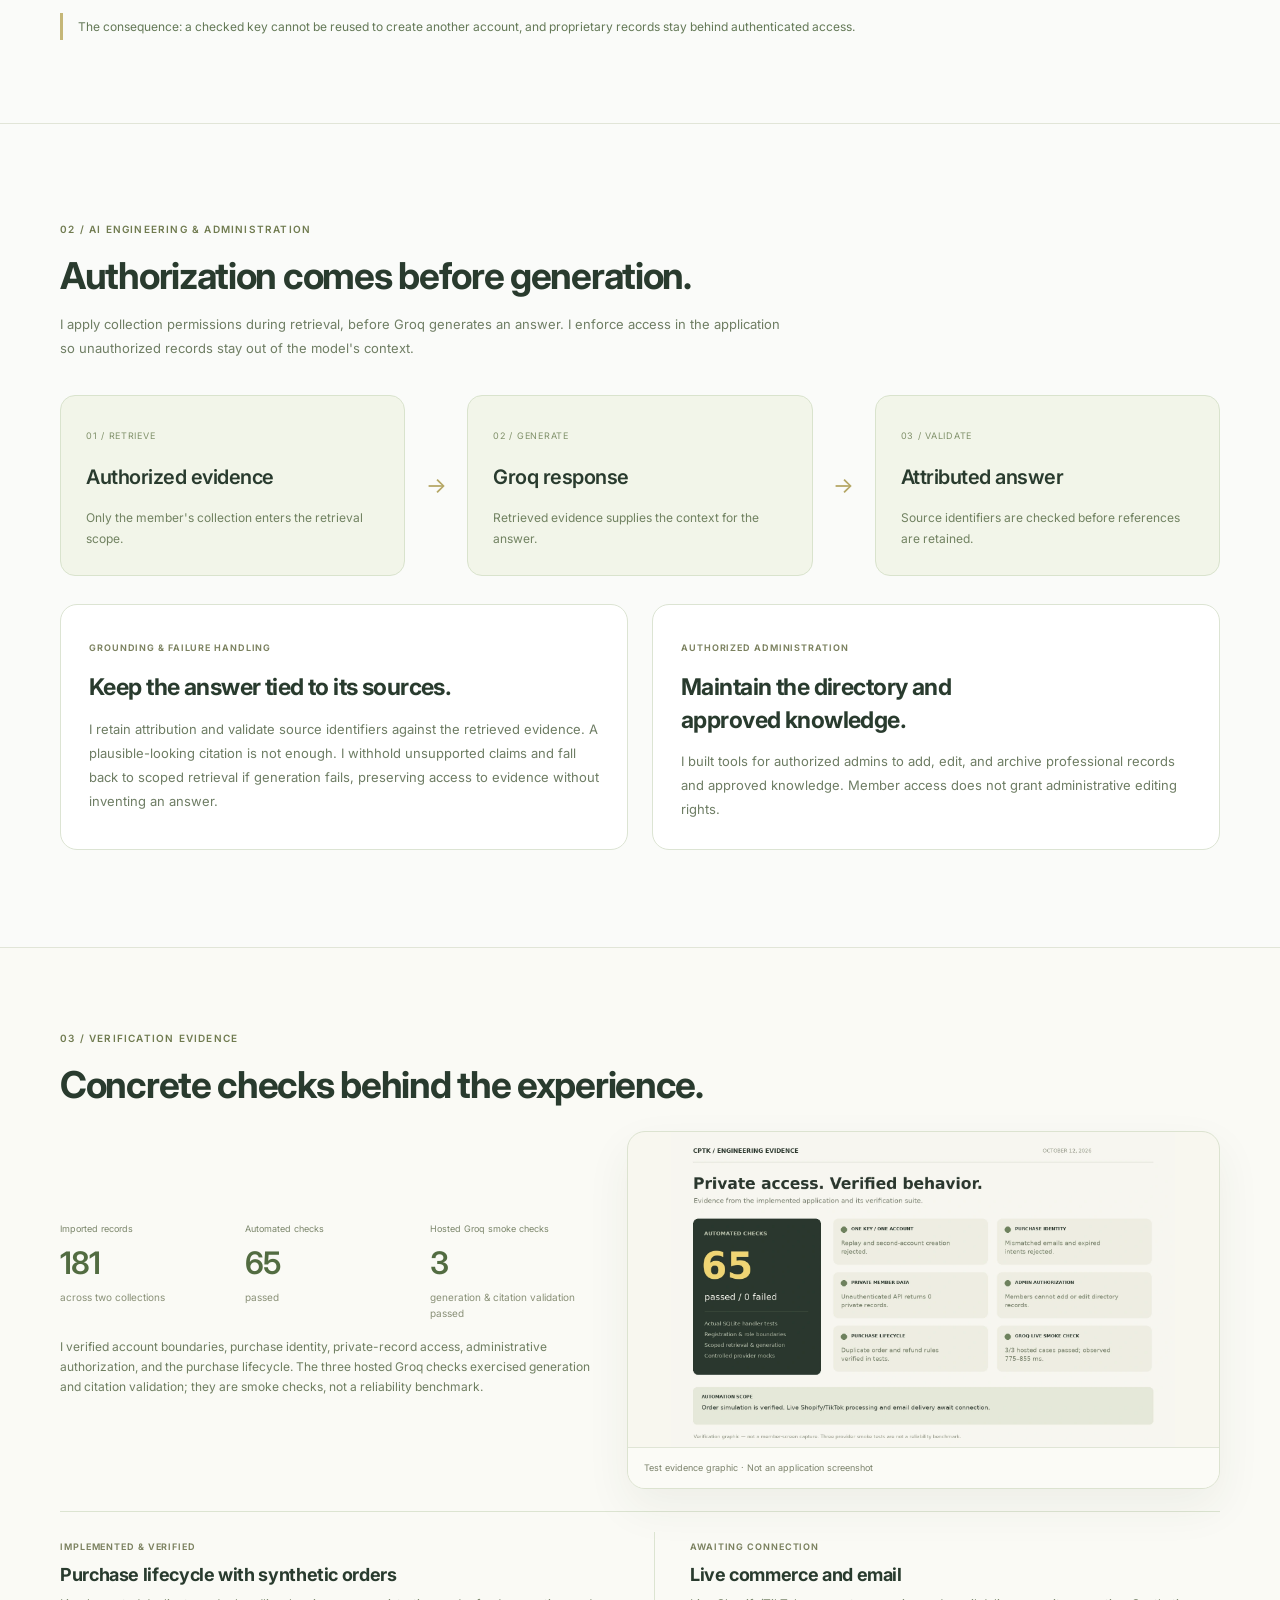
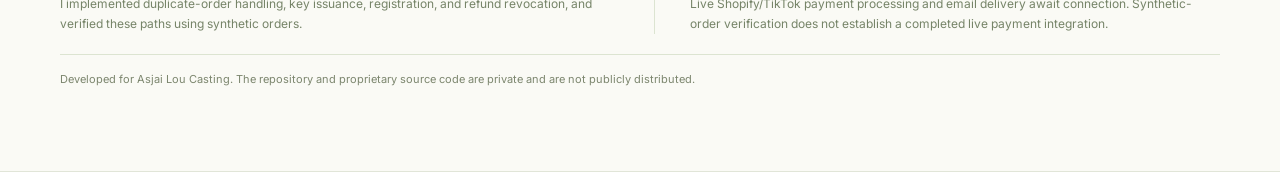
<file: work/asjai.html>
<!DOCTYPE html>
<html lang="en">
<head>
  <meta charset="UTF-8">
  <meta name="viewport" content="width=device-width, initial-scale=1.0">
  <title>CPTK Secure AI Casting Companion | Mortadha Ghnimi</title>
  <meta name="description" content="CPTK: a private casting companion for Asjai Lou Casting, with authorized retrieval, purchase-gated membership, and verified account controls.">
  <link rel="icon" href="../favicon.svg?v=2" type="image/svg+xml">
  <link rel="stylesheet" href="../css/style.css"><link rel="stylesheet" href="../css/portfolio.css?v=20">
  <link href="https://fonts.googleapis.com/css2?family=Inter:wght@400;500;600;700;800&display=swap" rel="stylesheet">
  <link rel="stylesheet" href="../css/cptk-case.css?v=2">
  <link rel="stylesheet" href="../css/career-polish.css?v=2">
</head>
<body>
  <a class="skip" href="#main">Skip to content</a>
  <header class="nav">
    <a class="nav-brand" href="../index.html" aria-label="Mortadha Ghnimi, home"><img class="brand-mark" src="../assets/brand/mg-monogram.svg" alt="" width="58" height="38"></a>
    <button class="nav-toggle" type="button" aria-label="Open menu" aria-expanded="false"><span></span><span></span></button>
    <div class="nav-panel" id="site-nav">
      <nav class="nav-links" aria-label="Primary">
        <a href="../index.html#work">Work</a>
        <a href="../index.html#research">Research</a>
        <a href="../index.html#experience">Experience</a>
        <a href="../index.html#about">About</a>
      </nav>
      <div class="nav-side">
        <a data-resume-link href="../resume.html">Resume</a>
        <a href="https://github.com/morta00" target="_blank" rel="noopener noreferrer">GitHub</a>
        <a href="https://www.linkedin.com/in/mortadha-ghnimi-021183252/" target="_blank" rel="noopener noreferrer">LinkedIn</a>
        <a class="nav-contact" href="../index.html#contact">Contact</a>
      </div>
    </div>
  </header>
  <main id="main" class="cptk-case">
    <section class="cp-screen cp-hero" aria-labelledby="cp-title">
      <div class="wrap cp-hero-grid">
        <div class="cp-hero-copy">
          <a class="cp-back" href="../index.html#asjai">← Selected work</a>
          <p class="cp-eyebrow">Asjai Lou Casting / Company project</p>
          <h1 id="cp-title">CPTK<span>Secure AI Casting Companion</span></h1>
          <div class="cp-story"><span>The problem</span><p>A physical casting guide holds valuable expertise and proprietary directory information. I extended it into a useful digital experience while keeping that information private.</p></div>
          <div class="cp-story"><span>My contribution</span><p>I built the public website, authenticated member application, RAG chatbot, account-activation workflow, admin tools, and verification suite.</p></div>
          <div class="project-tech"><span>TypeScript · React</span><span>Cloudflare Workers · SQLite</span><span>Groq · RAG</span></div>
          <a class="project-case-link cp-engineering-link" href="#membership">Read the engineering story <span aria-hidden="true">↓</span></a>
          <p class="cptk-private-note">Company project · Private source code</p>
        </div>
        <figure class="cp-figure cp-storefront"><img src="../assets/cptk/public-storefront.webp" alt="CPTK public homepage with the original company branding, Casting Pros To Know book, and private digital companion" width="1200" height="750"><figcaption><span>Actual public homepage</span></figcaption></figure>
      </div>
    </section>
    <section class="cp-screen" id="membership" aria-labelledby="cp-membership-title">
      <div class="wrap">
        <header class="cp-section-head"><p class="cp-eyebrow">01 / Product experience &amp; account security</p><h2 id="cp-membership-title">A public introduction. A private member experience.</h2></header>
        <div class="cp-access-grid">
          <article><span class="cp-small-label">Visitors</span><h3>Discover the guide</h3><p>I keep the public website focused on general promotional information about the book and companion.</p></article>
          <article><span class="cp-small-label">Registered members</span><h3>Use the purchased collection</h3><p>I give members access to their purchased directory, chatbot, saved references, and preparation tools.</p></article>
        </div>
        <div class="cp-subhead"><h3>One purchase key. One account.</h3><p>I use a transaction and unique constraints because separate check-and-create steps can let repeated requests claim the same purchase. Key consumption and account creation must succeed together.</p></div>
        <ol class="cp-flow" aria-label="Account activation workflow">
          <li><span>01</span><strong>Check the key</strong><p>I validate the purchase key before allowing account creation.</p></li>
          <li><span>02</span><strong>Verify identity</strong><p>I confirm that the identity matches the purchase email.</p></li>
          <li><span>03</span><strong>Create atomically</strong><p>I consume the key and create the account in one database transaction.</p></li>
          <li><span>04</span><strong>Prevent reuse</strong><p>I use unique constraints to reject key replay and second-account creation.</p></li>
        </ol>
        <p class="cp-key-consequence">The consequence: a checked key cannot be reused to create another account, and proprietary records stay behind authenticated access.</p>
      </div>
    </section>
    <section class="cp-screen" id="ai-engineering" aria-labelledby="cp-ai-title">
      <div class="wrap">
        <header class="cp-section-head"><p class="cp-eyebrow">02 / AI engineering &amp; administration</p><h2 id="cp-ai-title">Authorization comes before generation.</h2><p>I apply collection permissions during retrieval, before Groq generates an answer. I enforce access in the application so unauthorized records stay out of the model's context.</p></header>
        <div class="cp-rag-flow" role="group" aria-label="Authorized retrieval and answer validation"><div><span>01 / Retrieve</span><strong>Authorized evidence</strong><p>Only the member's collection enters the retrieval scope.</p></div><span class="cp-flow-arrow" aria-hidden="true">→</span><div><span>02 / Generate</span><strong>Groq response</strong><p>Retrieved evidence supplies the context for the answer.</p></div><span class="cp-flow-arrow" aria-hidden="true">→</span><div><span>03 / Validate</span><strong>Attributed answer</strong><p>Source identifiers are checked before references are retained.</p></div></div>
        <div class="cp-decision-grid">
          <article><span class="cp-small-label">Grounding &amp; failure handling</span><h3>Keep the answer tied to its sources.</h3><p>I retain attribution and validate source identifiers against the retrieved evidence. A plausible-looking citation is not enough. I withhold unsupported claims and fall back to scoped retrieval if generation fails, preserving access to evidence without inventing an answer.</p></article>
          <article><span class="cp-small-label">Authorized administration</span><h3>Maintain the directory and approved knowledge.</h3><p>I built tools for authorized admins to add, edit, and archive professional records and approved knowledge. Member access does not grant administrative editing rights.</p></article>
        </div>
      </div>
    </section>
    <section class="cp-screen cp-evidence-screen" id="verification" aria-labelledby="cp-evidence-title">
      <div class="wrap">
        <header class="cp-section-head"><p class="cp-eyebrow">03 / Verification evidence</p><h2 id="cp-evidence-title">Concrete checks behind the experience.</h2></header>
        <div class="cp-evidence-grid">
          <div>
            <dl class="cp-metrics"><div><dt>Imported records</dt><dd>181<span>across two collections</span></dd></div><div><dt>Automated checks</dt><dd>65<span>passed</span></dd></div><div><dt>Hosted Groq smoke checks</dt><dd>3<span>generation &amp; citation validation passed</span></dd></div></dl>
            <p class="cp-evidence-copy">I verified account boundaries, purchase identity, private-record access, administrative authorization, and the purchase lifecycle. The three hosted Groq checks exercised generation and citation validation; they are smoke checks, not a reliability benchmark.</p>
          </div>
          <figure class="cp-figure"><img src="../assets/cptk/engineering-evidence.webp" alt="Engineering test evidence graphic showing 65 automated checks passed, account and authorization checks, and three hosted Groq smoke checks" width="1600" height="1000" loading="lazy"><figcaption><span>Test evidence graphic · Not an application screenshot</span></figcaption></figure>
        </div>
        <div class="cp-automation"><div><span class="cp-small-label">Implemented &amp; verified</span><h3>Purchase lifecycle with synthetic orders</h3><p>I implemented duplicate-order handling, key issuance, registration, and refund revocation, and verified these paths using synthetic orders.</p></div><div><span class="cp-small-label">Awaiting connection</span><h3>Live commerce and email</h3><p>Live Shopify/TikTok payment processing and email delivery await connection. Synthetic-order verification does not establish a completed live payment integration.</p></div></div>
        <footer class="cp-project-footer"><p>Developed for Asjai Lou Casting. The repository and proprietary source code are private and are not publicly distributed.</p></footer>
      </div>
    </section>
  </main>
  <script src="../js/site.config.js"></script>
  <script src="../js/main.js"></script>
</body>
</html>
</file>
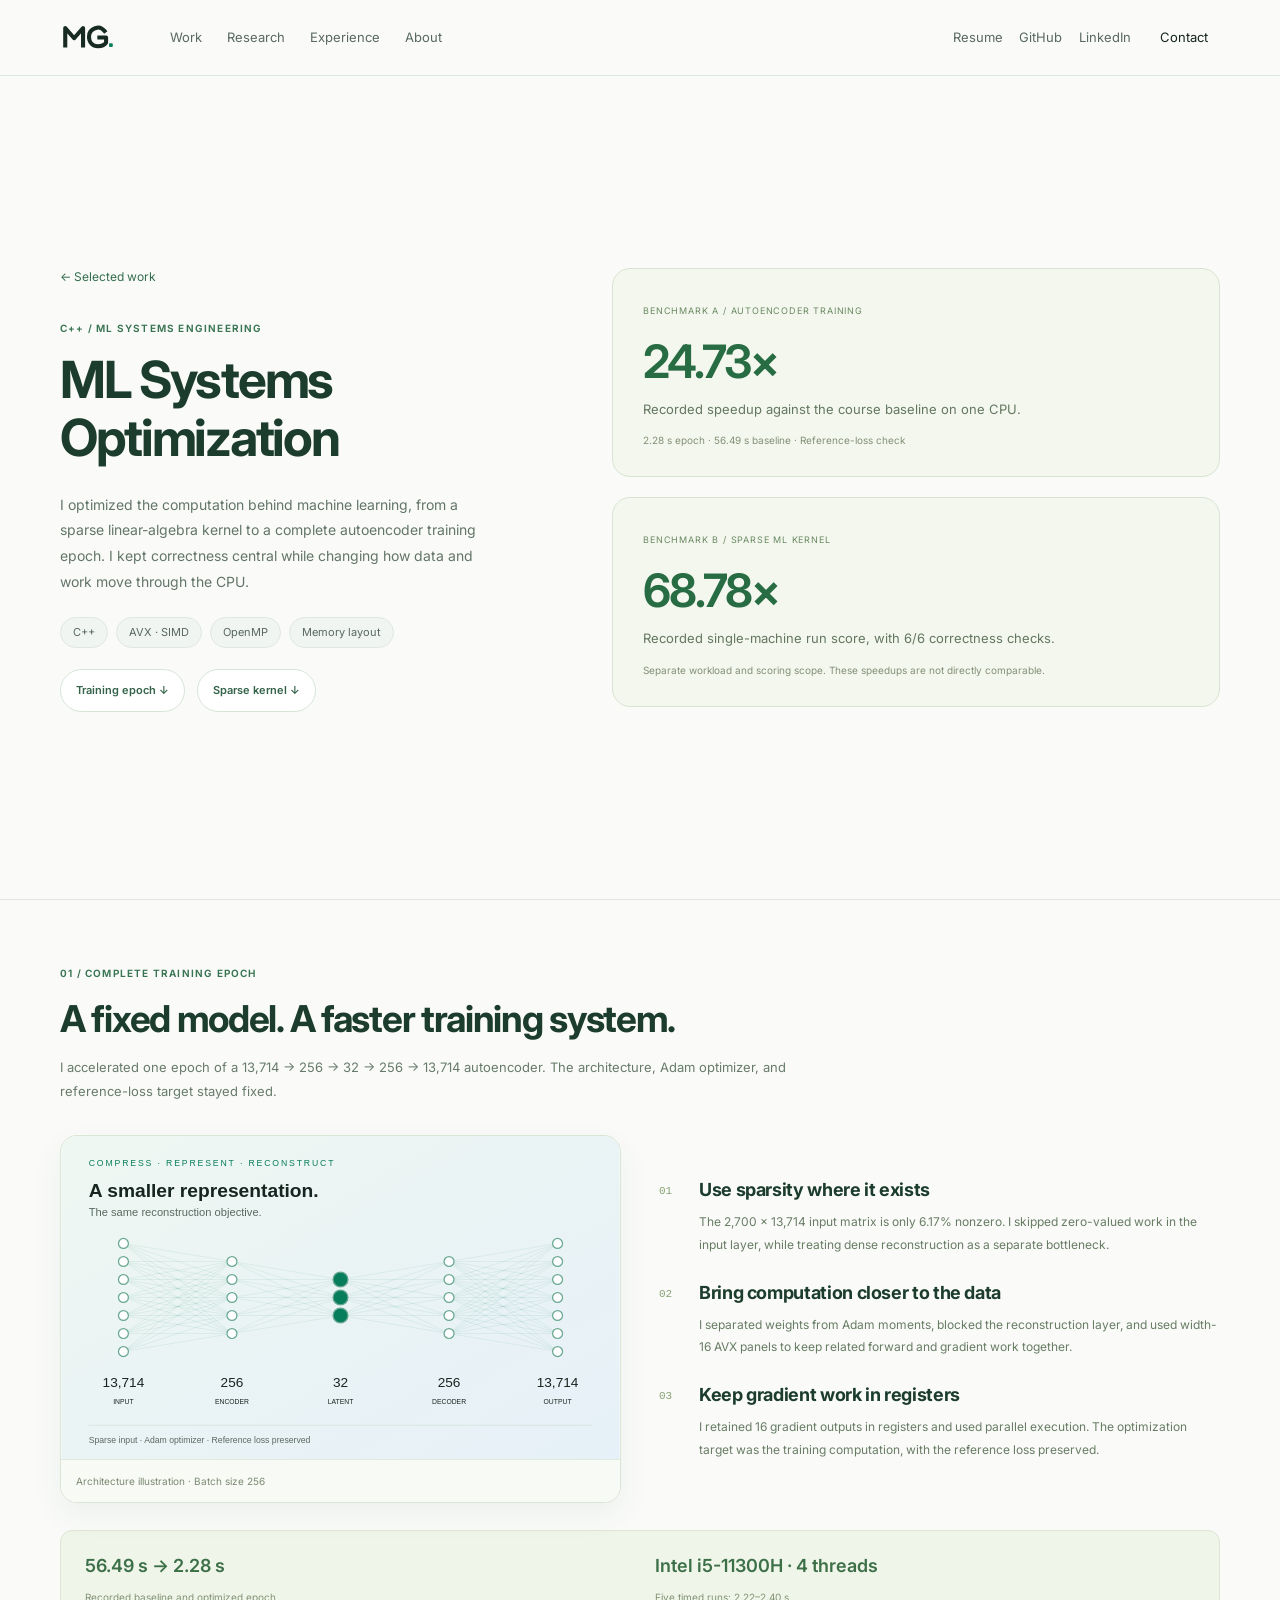
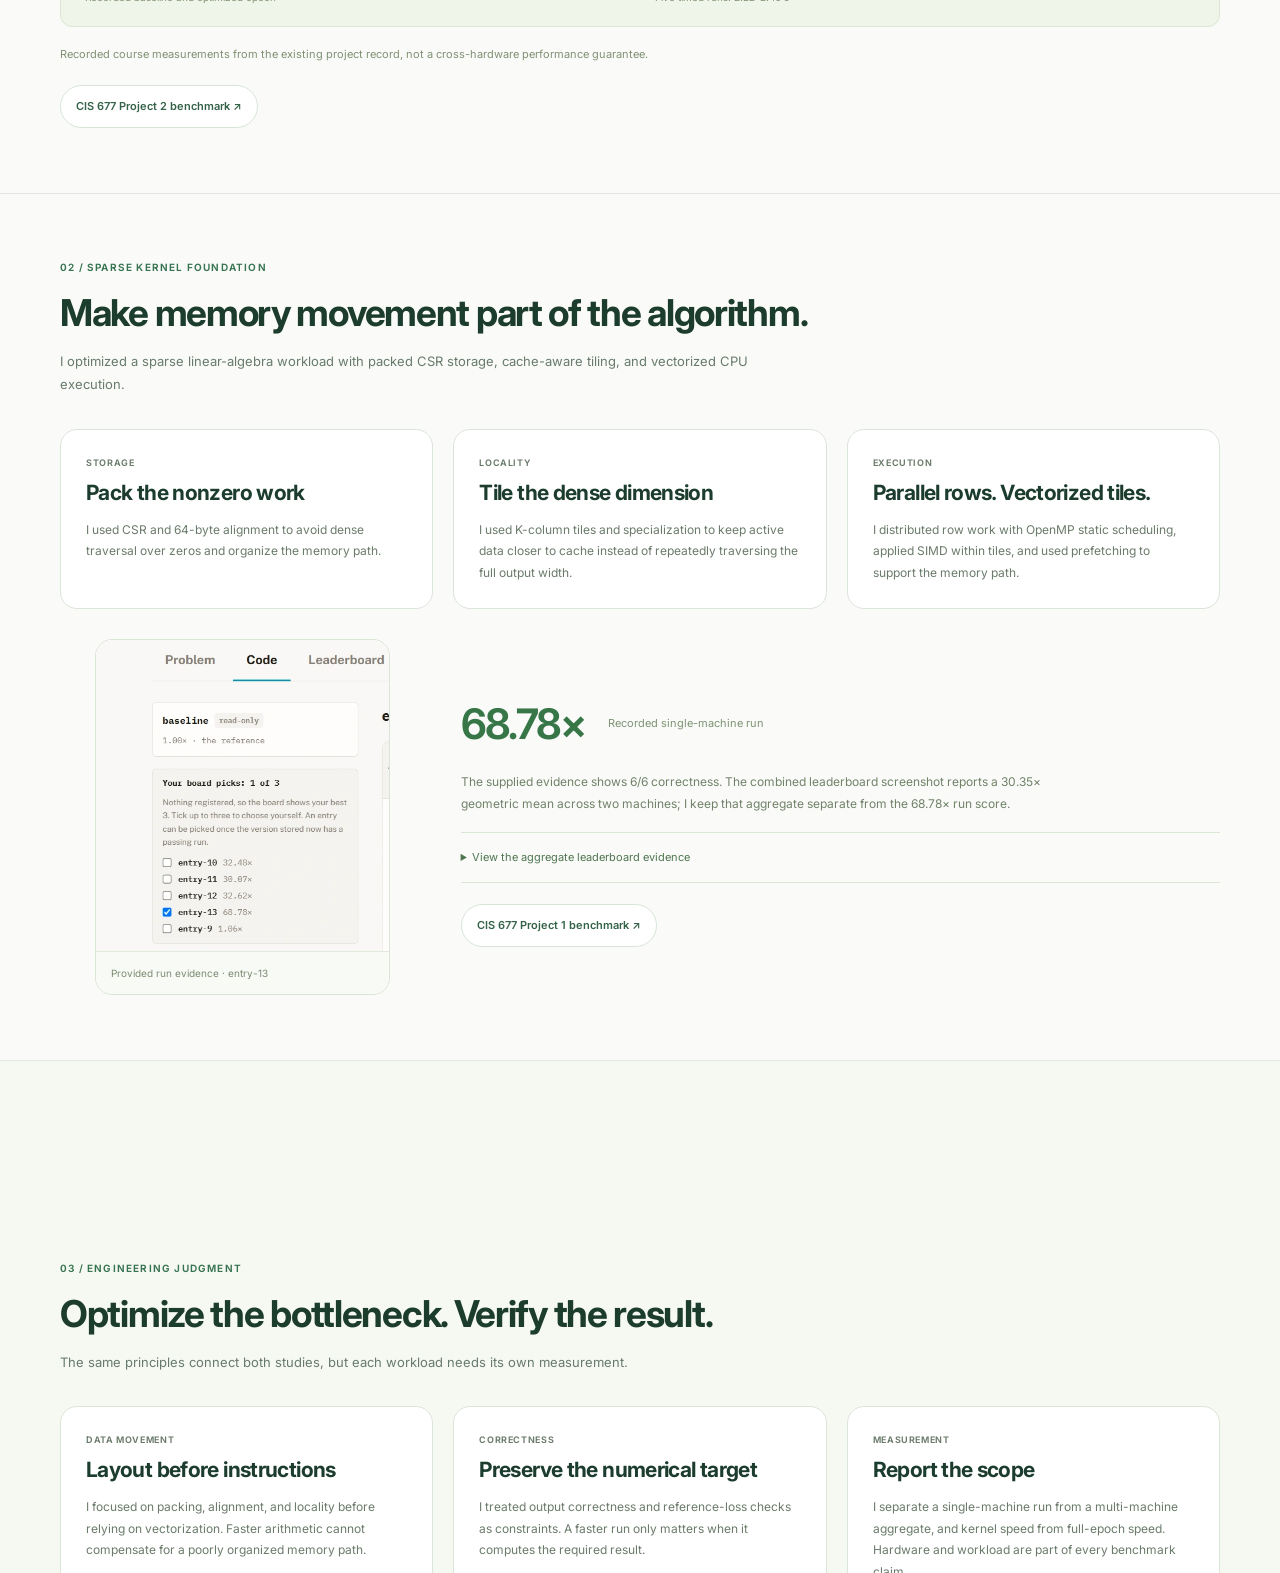
<file: work/autoencoder.html>
<!DOCTYPE html><html lang="en"><head><meta charset="UTF-8"><meta name="viewport" content="width=device-width, initial-scale=1.0"><meta http-equiv="refresh" content="0; url=ml-systems.html#autoencoder"><link rel="canonical" href="https://morta00.github.io/work/ml-systems.html"><title>ML Systems Optimization | Mortadha Ghnimi</title></head><body><p>This project is now part of <a href="ml-systems.html#autoencoder">ML Systems Optimization</a>.</p></body></html>
</file>
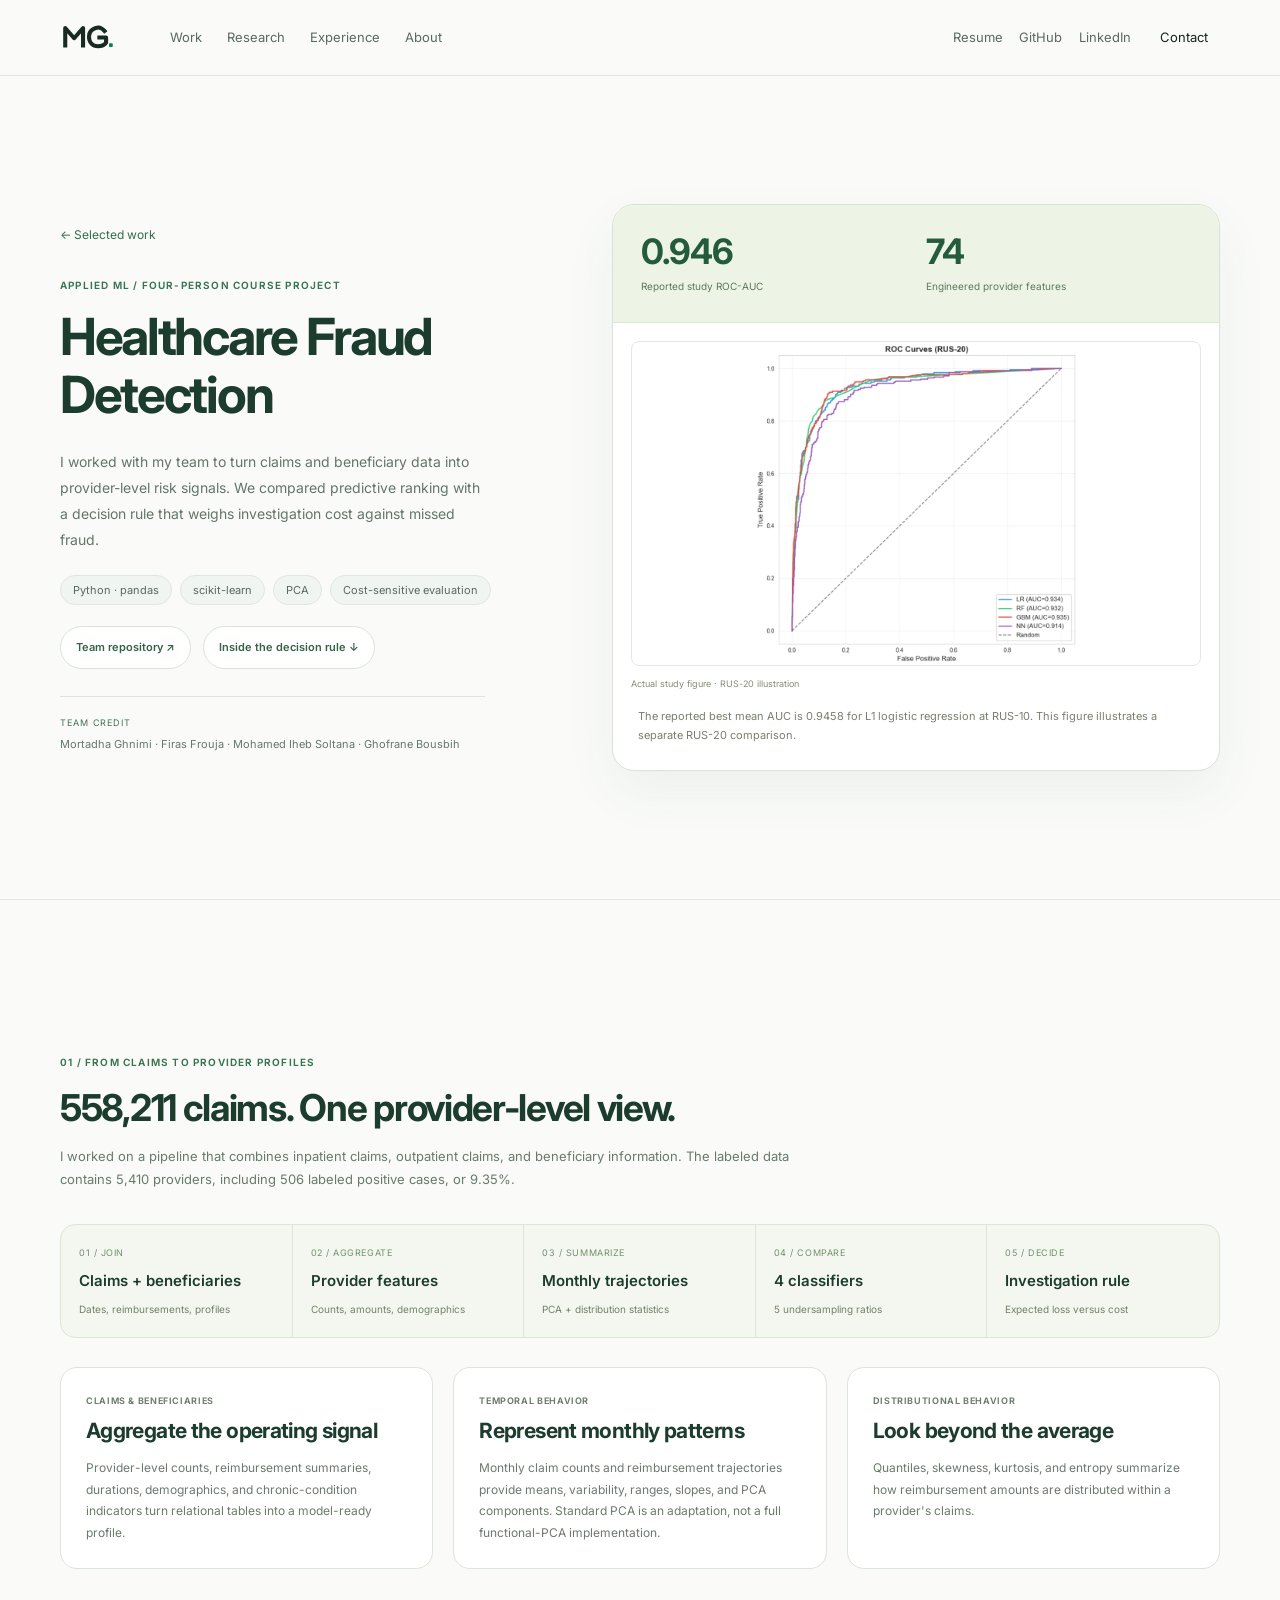
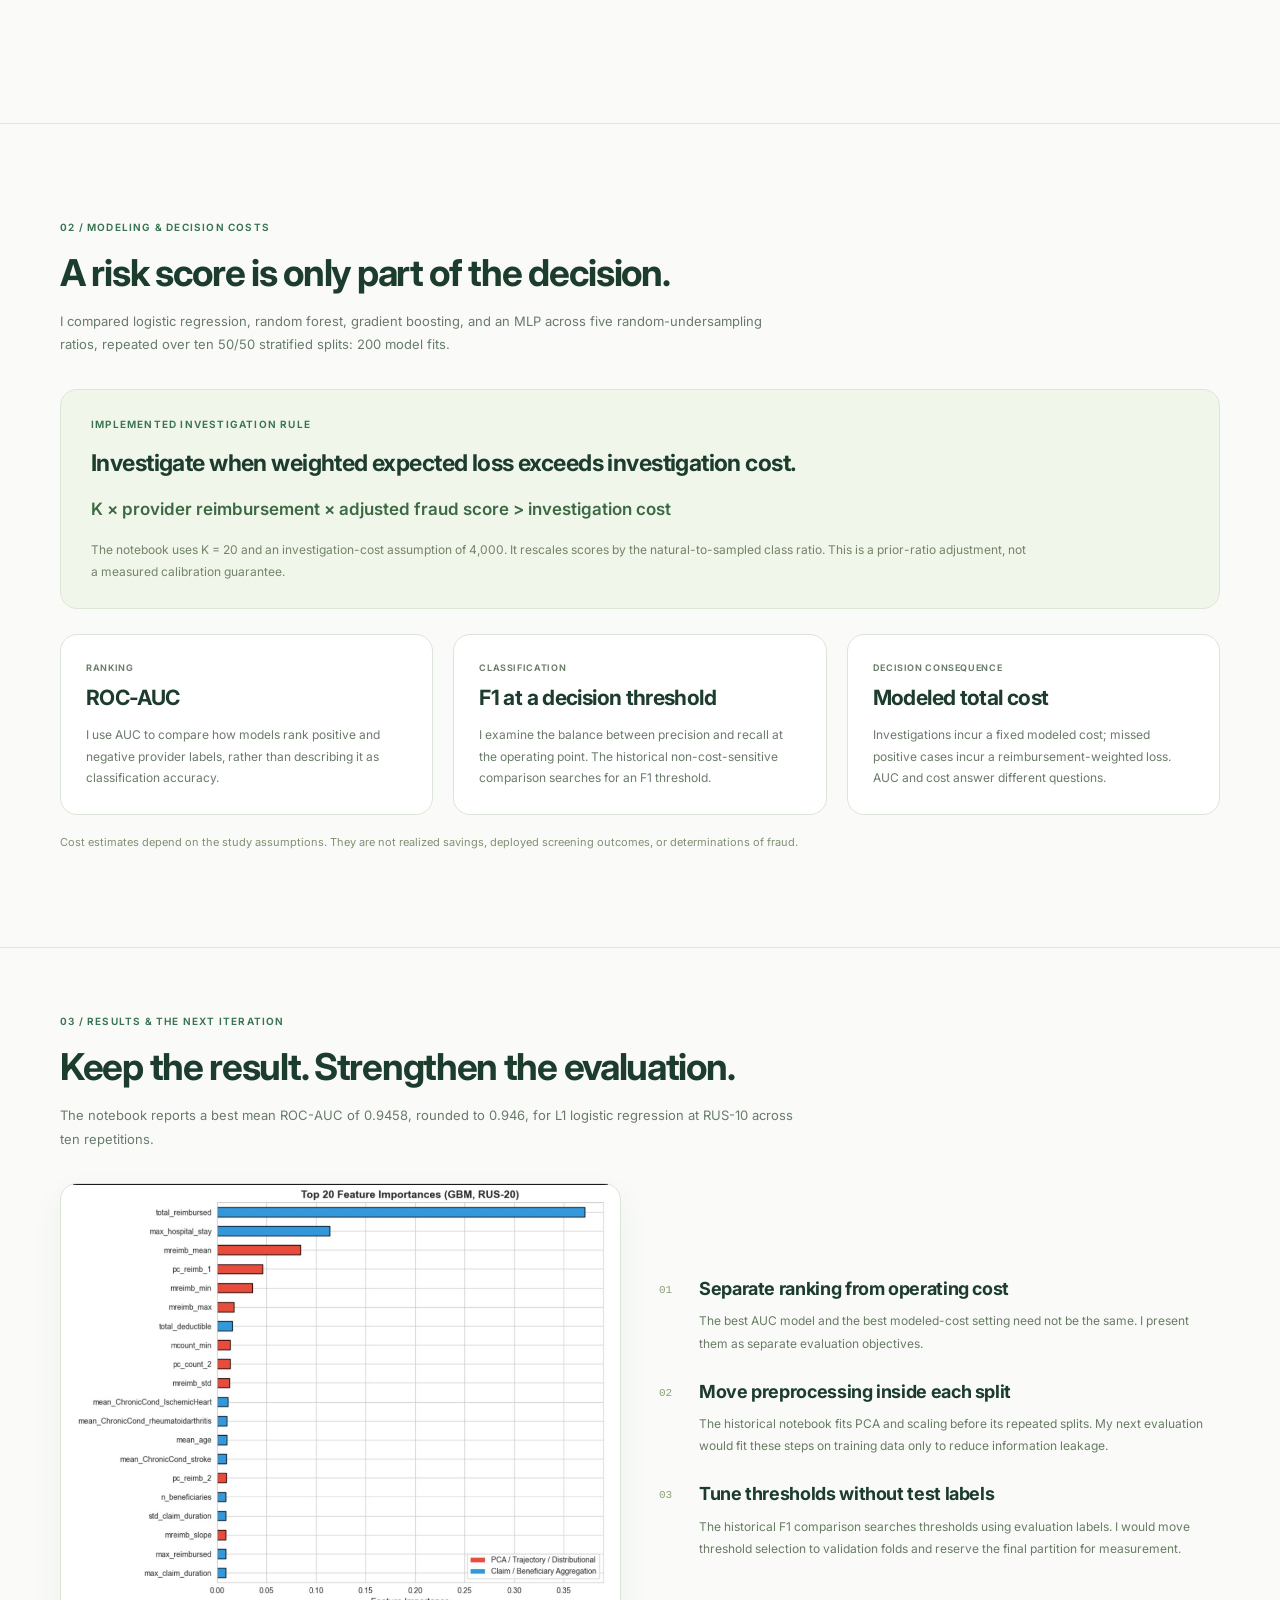
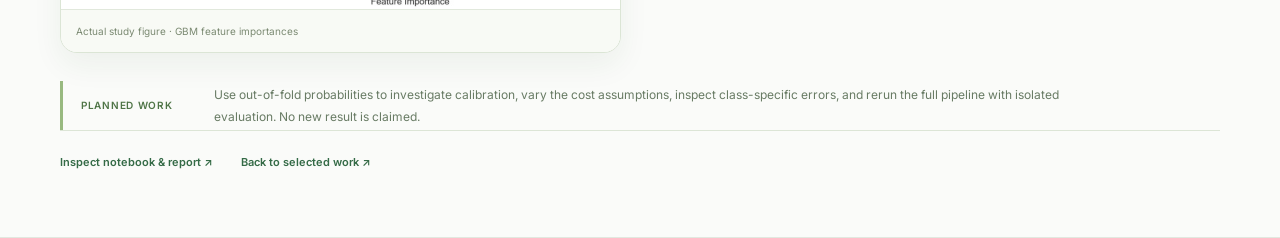
<file: work/fraud.html>
<!DOCTYPE html>
<html lang="en">
<head>
  <meta charset="UTF-8">
  <meta name="viewport" content="width=device-width, initial-scale=1.0">
  <title>Healthcare Fraud Detection | Mortadha Ghnimi</title>
  <meta name="description" content="Cost-sensitive healthcare provider fraud detection with 0.946 ROC-AUC and 74 engineered features.">
  <link rel="icon" href="../favicon.svg?v=2" type="image/svg+xml">
  <link rel="stylesheet" href="../css/style.css"><link rel="stylesheet" href="../css/portfolio.css?v=20">
  <link href="https://fonts.googleapis.com/css2?family=Inter:wght@400;500;600;700;800&display=swap" rel="stylesheet">
  <link rel="stylesheet" href="../css/vision-case.css?v=1">
  <link rel="stylesheet" href="../css/systems-portfolio.css?v=2">
</head>
<body>
  <a class="skip" href="#main">Skip to content</a>
  <header class="nav">
    <a class="nav-brand" href="../index.html" aria-label="Mortadha Ghnimi, home"><img class="brand-mark" src="../assets/brand/mg-monogram.svg" alt="" width="58" height="38"></a>
    <button class="nav-toggle" type="button" aria-label="Open menu" aria-expanded="false"><span></span><span></span></button>
    <div class="nav-panel" id="site-nav">
      <nav class="nav-links" aria-label="Primary">
        <a href="../index.html#work">Work</a>
        <a href="../index.html#research">Research</a>
        <a href="../index.html#experience">Experience</a>
        <a href="../index.html#about">About</a>
      </nav>
      <div class="nav-side">
        <a data-resume-link href="../resume.html">Resume</a>
        <a href="https://github.com/morta00" target="_blank" rel="noopener noreferrer">GitHub</a>
        <a href="https://www.linkedin.com/in/mortadha-ghnimi-021183252/" target="_blank" rel="noopener noreferrer">LinkedIn</a>
        <a class="nav-contact" href="../index.html#contact">Contact</a>
      </div>
    </div>
  </header>
  <main id="main" class="vision-case fraud-study">
    <section class="vc-screen"><div class="wrap vc-hero-grid"><div><a class="vc-back" href="../index.html#engineering">← Selected work</a><p class="vc-eyebrow">Applied ML / Four-person course project</p><h1>Healthcare Fraud Detection</h1><p class="vc-intro">I worked with my team to turn claims and beneficiary data into provider-level risk signals. We compared predictive ranking with a decision rule that weighs investigation cost against missed fraud.</p><div class="project-tech"><span>Python · pandas</span><span>scikit-learn</span><span>PCA</span><span>Cost-sensitive evaluation</span></div><div class="vc-links"><a href="https://github.com/SoltanaMohamedIheb/DataMiningClassGroup15" target="_blank" rel="noopener noreferrer">Team repository ↗</a><a href="#decision">Inside the decision rule ↓</a></div><p class="vc-role"><span>Team credit</span>Mortadha Ghnimi · Firas Frouja · Mohamed Iheb Soltana · Ghofrane Bousbih</p></div><div class="vc-evidence"><div class="vc-result"><div><strong>0.946</strong><span>Reported study ROC-AUC</span></div><div><strong>74</strong><span>Engineered provider features</span></div></div><figure><img src="../assets/fraud/roc-curves.png" alt="ROC curves from the project notebook for four models at RUS-20" loading="lazy"><figcaption>Actual study figure · RUS-20 illustration</figcaption></figure><p class="vc-evidence-note">The reported best mean AUC is 0.9458 for L1 logistic regression at RUS-10. This figure illustrates a separate RUS-20 comparison.</p></div></div></section>
    <section class="vc-screen" id="pipeline"><div class="wrap"><header class="vc-section-head"><p class="vc-eyebrow">01 / From claims to provider profiles</p><h2>558,211 claims. One provider-level view.</h2><p>I worked on a pipeline that combines inpatient claims, outpatient claims, and beneficiary information. The labeled data contains 5,410 providers, including 506 labeled positive cases, or 9.35%.</p></header><ol class="vc-pipeline"><li><span>01 / Join</span><strong>Claims + beneficiaries</strong><small>Dates, reimbursements, profiles</small></li><li><span>02 / Aggregate</span><strong>Provider features</strong><small>Counts, amounts, demographics</small></li><li><span>03 / Summarize</span><strong>Monthly trajectories</strong><small>PCA + distribution statistics</small></li><li><span>04 / Compare</span><strong>4 classifiers</strong><small>5 undersampling ratios</small></li><li><span>05 / Decide</span><strong>Investigation rule</strong><small>Expected loss versus cost</small></li></ol><div class="vc-model-grid"><article><p class="vc-eyebrow">Claims &amp; beneficiaries</p><h3>Aggregate the operating signal</h3><p>Provider-level counts, reimbursement summaries, durations, demographics, and chronic-condition indicators turn relational tables into a model-ready profile.</p></article><article><p class="vc-eyebrow">Temporal behavior</p><h3>Represent monthly patterns</h3><p>Monthly claim counts and reimbursement trajectories provide means, variability, ranges, slopes, and PCA components. Standard PCA is an adaptation, not a full functional-PCA implementation.</p></article><article><p class="vc-eyebrow">Distributional behavior</p><h3>Look beyond the average</h3><p>Quantiles, skewness, kurtosis, and entropy summarize how reimbursement amounts are distributed within a provider's claims.</p></article></div></div></section>
    <section class="vc-screen" id="decision"><div class="wrap"><header class="vc-section-head"><p class="vc-eyebrow">02 / Modeling &amp; decision costs</p><h2>A risk score is only part of the decision.</h2><p>I compared logistic regression, random forest, gradient boosting, and an MLP across five random-undersampling ratios, repeated over ten 50/50 stratified splits: 200 model fits.</p></header><div class="fraud-decision-panel"><p class="vc-eyebrow">Implemented investigation rule</p><h3>Investigate when weighted expected loss exceeds investigation cost.</h3><p class="fraud-rule">K × provider reimbursement × adjusted fraud score &gt; investigation cost</p><p>The notebook uses K = 20 and an investigation-cost assumption of 4,000. It rescales scores by the natural-to-sampled class ratio. This is a prior-ratio adjustment, not a measured calibration guarantee.</p></div><div class="vc-model-grid"><article><p class="vc-eyebrow">Ranking</p><h3>ROC-AUC</h3><p>I use AUC to compare how models rank positive and negative provider labels, rather than describing it as classification accuracy.</p></article><article><p class="vc-eyebrow">Classification</p><h3>F1 at a decision threshold</h3><p>I examine the balance between precision and recall at the operating point. The historical non-cost-sensitive comparison searches for an F1 threshold.</p></article><article><p class="vc-eyebrow">Decision consequence</p><h3>Modeled total cost</h3><p>Investigations incur a fixed modeled cost; missed positive cases incur a reimbursement-weighted loss. AUC and cost answer different questions.</p></article></div><p class="systems-scope">Cost estimates depend on the study assumptions. They are not realized savings, deployed screening outcomes, or determinations of fraud.</p></div></section>
    <section class="vc-screen" id="evaluation"><div class="wrap"><header class="vc-section-head"><p class="vc-eyebrow">03 / Results &amp; the next iteration</p><h2>Keep the result. Strengthen the evaluation.</h2><p>The notebook reports a best mean ROC-AUC of 0.9458, rounded to 0.946, for L1 logistic regression at RUS-10 across ten repetitions.</p></header><div class="systems-detail-grid"><figure class="systems-figure"><img src="../assets/fraud/feature-importance.png" alt="Gradient boosting feature-importance figure from the study" loading="lazy"><figcaption>Actual study figure · GBM feature importances</figcaption></figure><div class="systems-decisions"><article><span>01</span><div><h3>Separate ranking from operating cost</h3><p>The best AUC model and the best modeled-cost setting need not be the same. I present them as separate evaluation objectives.</p></div></article><article><span>02</span><div><h3>Move preprocessing inside each split</h3><p>The historical notebook fits PCA and scaling before its repeated splits. My next evaluation would fit these steps on training data only to reduce information leakage.</p></div></article><article><span>03</span><div><h3>Tune thresholds without test labels</h3><p>The historical F1 comparison searches thresholds using evaluation labels. I would move threshold selection to validation folds and reserve the final partition for measurement.</p></div></article></div></div><div class="vc-insight"><span>Planned work</span><p>Use out-of-fold probabilities to investigate calibration, vary the cost assumptions, inspect class-specific errors, and rerun the full pipeline with isolated evaluation. No new result is claimed.</p></div><div class="vc-footer-links"><a href="https://github.com/SoltanaMohamedIheb/DataMiningClassGroup15" target="_blank" rel="noopener noreferrer">Inspect notebook &amp; report ↗</a><a href="../index.html#engineering">Back to selected work ↗</a></div></div></section>
  </main><script src="../js/site.config.js"></script><script src="../js/main.js"></script></body></html>
</file>
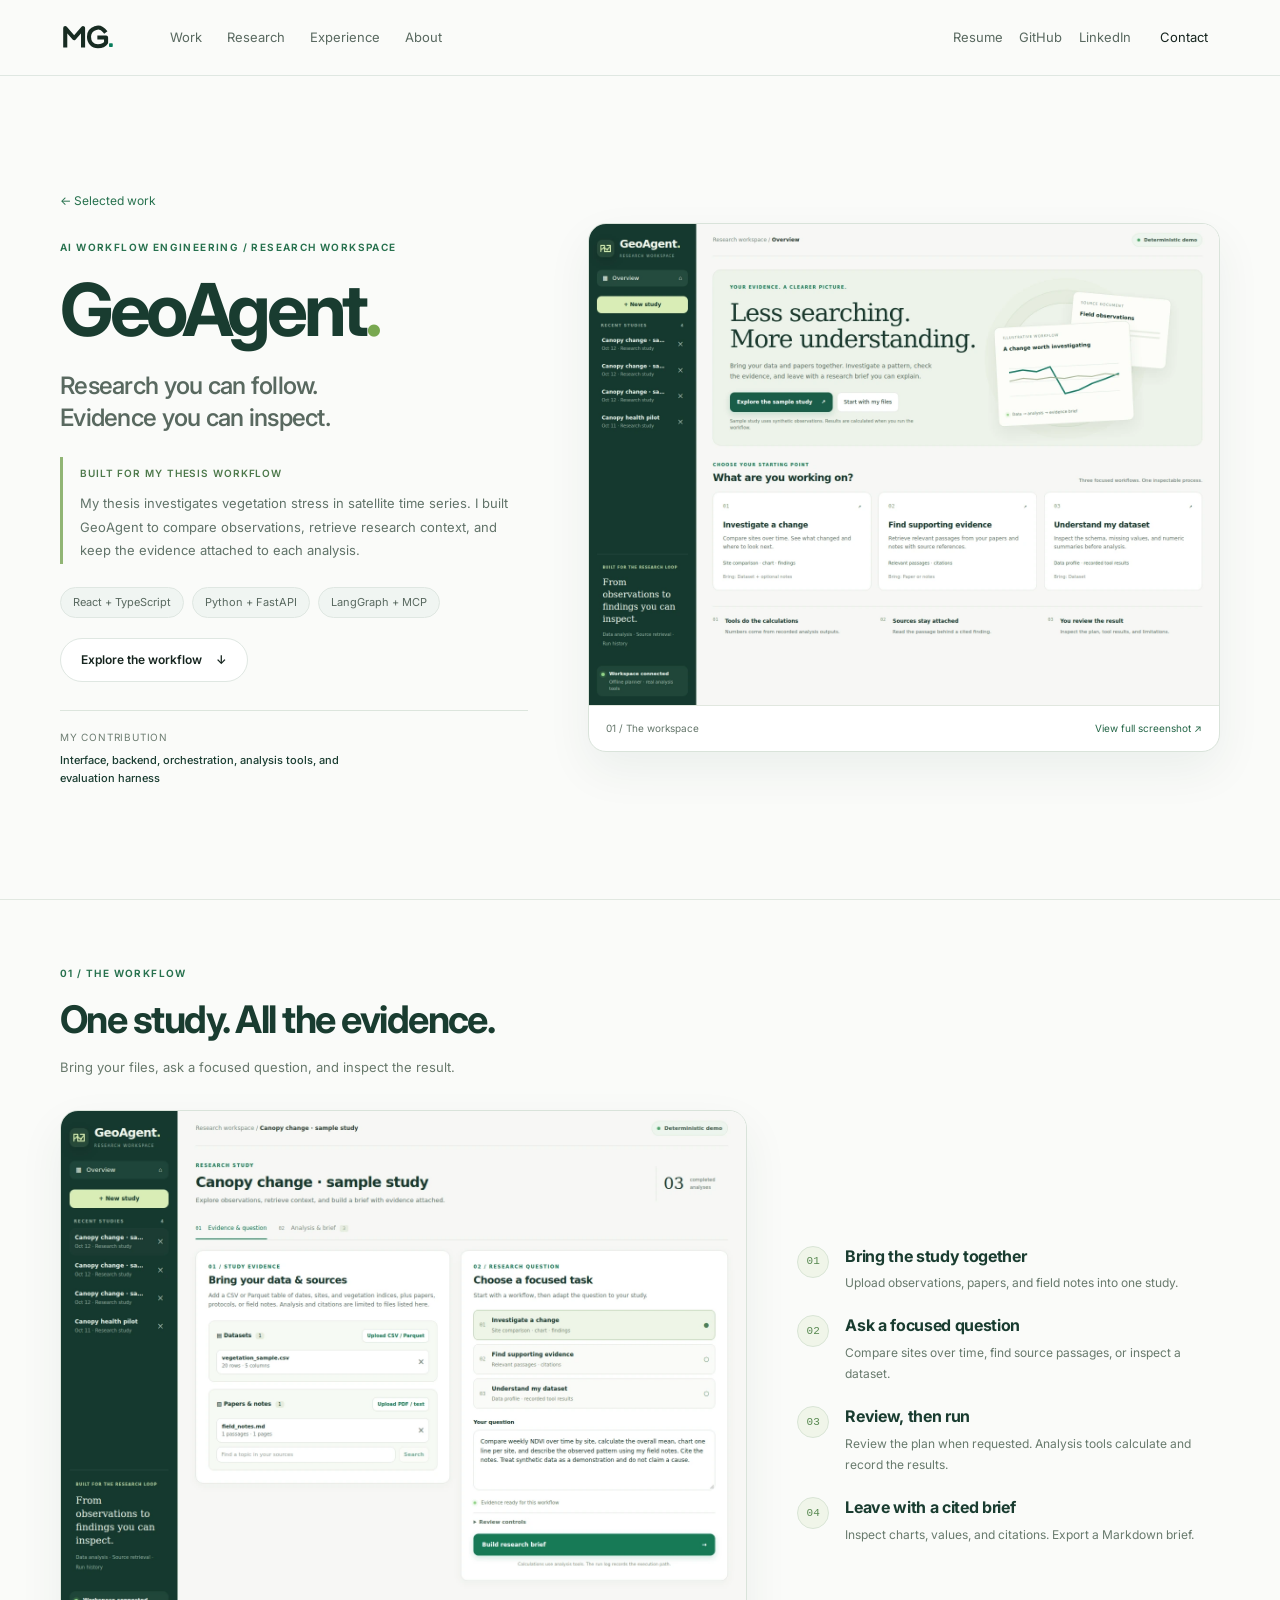
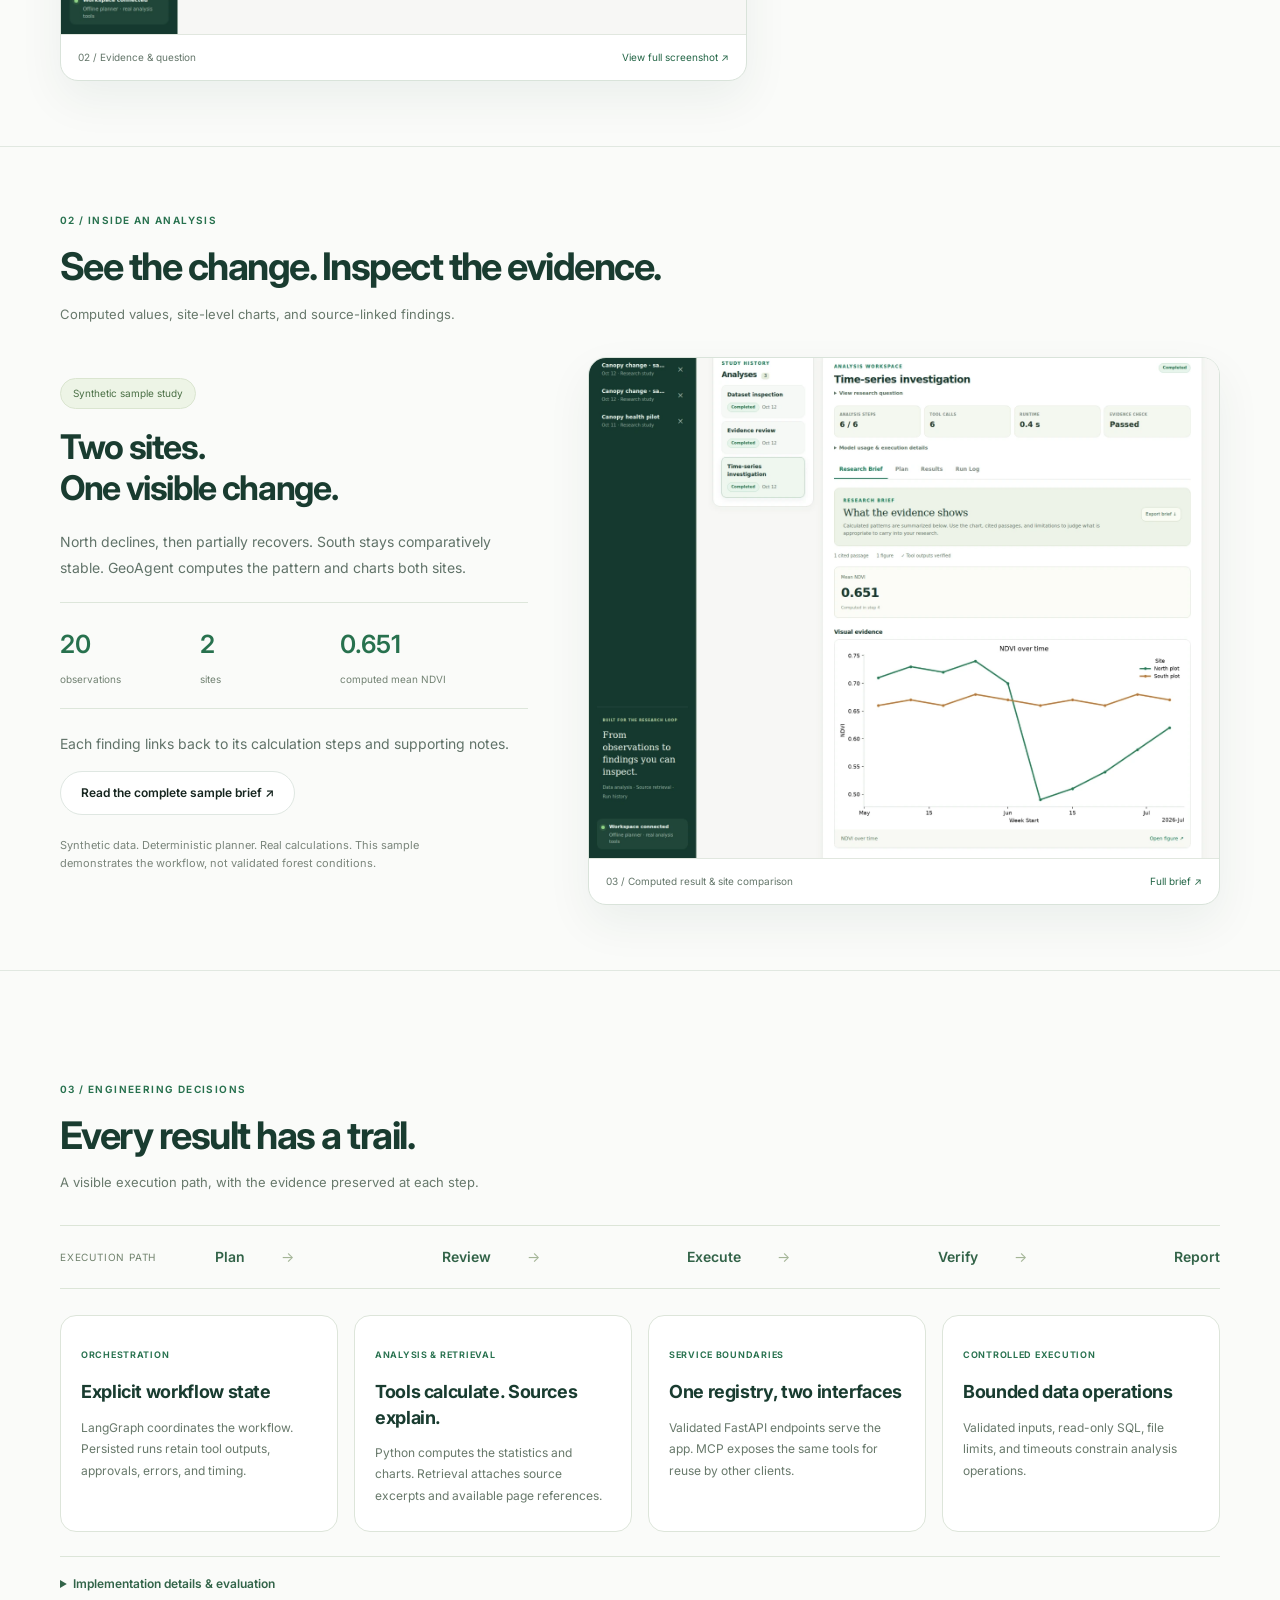
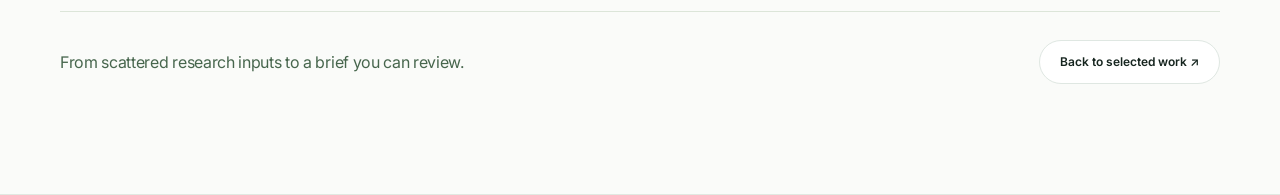
<file: work/geoagent.html>
<!DOCTYPE html>
<html lang="en">
<head>
  <meta charset="UTF-8">
  <meta name="viewport" content="width=device-width, initial-scale=1.0">
  <title>GeoAgent | Mortadha Ghnimi</title>
  <meta name="description" content="GeoAgent brings satellite time series, research sources, calculated charts, and cited briefs into an inspectable research workflow.">
  <link rel="icon" href="../favicon.svg?v=2" type="image/svg+xml">
  <link rel="stylesheet" href="../css/style.css"><link rel="stylesheet" href="../css/portfolio.css?v=20">
  <link href="https://fonts.googleapis.com/css2?family=Inter:wght@400;500;600;700;800&display=swap" rel="stylesheet">
  <link rel="stylesheet" href="../css/geoagent.css?v=2">
</head>
<body>
  <a class="skip" href="#main">Skip to content</a>
  <header class="nav">
    <a class="nav-brand" href="../index.html" aria-label="Mortadha Ghnimi, home"><img class="brand-mark" src="../assets/brand/mg-monogram.svg" alt="" width="58" height="38"></a>
    <button class="nav-toggle" type="button" aria-label="Open menu" aria-expanded="false"><span></span><span></span></button>
    <div class="nav-panel" id="site-nav">
      <nav class="nav-links" aria-label="Primary">
        <a href="../index.html#work">Work</a>
        <a href="../index.html#research">Research</a>
        <a href="../index.html#experience">Experience</a>
        <a href="../index.html#about">About</a>
      </nav>
      <div class="nav-side">
        <a data-resume-link href="../resume.html">Resume</a>
        <a href="https://github.com/morta00" target="_blank" rel="noopener noreferrer">GitHub</a>
        <a href="https://www.linkedin.com/in/mortadha-ghnimi-021183252/" target="_blank" rel="noopener noreferrer">LinkedIn</a>
        <a class="nav-contact" href="../index.html#contact">Contact</a>
      </div>
    </div>
  </header>
  <main id="main" class="geo-case">
    <section class="geo-case-screen geo-case-hero" aria-labelledby="geo-title">
      <div class="wrap geo-case-grid">
        <div class="geo-case-copy">
          <a class="geo-back" href="../index.html#geoagent">← Selected work</a>
          <p class="geo-eyebrow">AI workflow engineering / Research workspace</p>
          <h1 id="geo-title">GeoAgent<span>.</span></h1>
          <p class="geo-case-lede">Research you can follow.<br>Evidence you can inspect.</p>
          <div class="geo-origin"><span>Built for my thesis workflow</span><p>My thesis investigates vegetation stress in satellite time series. I built GeoAgent to compare observations, retrieve research context, and keep the evidence attached to each analysis.</p></div>
          <div class="project-tech"><span>React + TypeScript</span><span>Python + FastAPI</span><span>LangGraph + MCP</span></div>
          <a class="project-case-link" href="#workflow">Explore the workflow <span aria-hidden="true">↓</span></a>
          <div class="geo-role"><span>My contribution</span><strong>Interface, backend, orchestration, analysis tools, and evaluation harness</strong></div>
        </div>
        <figure class="geo-figure"><a href="../assets/geoagent/overview.webp" target="_blank" rel="noopener"><img src="../assets/geoagent/overview.webp" alt="GeoAgent overview with guided research workflows" width="1440" height="1100"></a><figcaption><span>01 / The workspace</span><a href="../assets/geoagent/overview.webp" target="_blank" rel="noopener">View full screenshot ↗</a></figcaption></figure>
      </div>
    </section>
    <section class="geo-case-screen" id="workflow" aria-labelledby="workflow-title">
      <div class="wrap">
        <header class="geo-section-head"><div><p class="geo-eyebrow">01 / The workflow</p><h2 id="workflow-title">One study. All the evidence.</h2><p class="geo-section-intro">Bring your files, ask a focused question, and inspect the result.</p></div></header>
        <div class="geo-case-grid geo-workflow-grid">
          <figure class="geo-figure"><a href="../assets/geoagent/study.webp" target="_blank" rel="noopener"><img src="../assets/geoagent/study.webp" alt="Study workspace showing uploaded vegetation observations, field notes, and a focused research question" width="1440" height="1100" loading="lazy"></a><figcaption><span>02 / Evidence &amp; question</span><a href="../assets/geoagent/study.webp" target="_blank" rel="noopener">View full screenshot ↗</a></figcaption></figure>
          <div class="geo-steps">
            <article><span>01</span><div><h3>Bring the study together</h3><p>Upload observations, papers, and field notes into one study.</p></div></article>
            <article><span>02</span><div><h3>Ask a focused question</h3><p>Compare sites over time, find source passages, or inspect a dataset.</p></div></article>
            <article><span>03</span><div><h3>Review, then run</h3><p>Review the plan when requested. Analysis tools calculate and record the results.</p></div></article>
            <article><span>04</span><div><h3>Leave with a cited brief</h3><p>Inspect charts, values, and citations. Export a Markdown brief.</p></div></article>
          </div>
        </div>
      </div>
    </section>
    <section class="geo-case-screen" id="results" aria-labelledby="results-title">
      <div class="wrap">
        <header class="geo-section-head"><div><p class="geo-eyebrow">02 / Inside an analysis</p><h2 id="results-title">See the change. Inspect the evidence.</h2><p class="geo-section-intro">Computed values, site-level charts, and source-linked findings.</p></div></header>
        <div class="geo-case-grid geo-results-grid">
          <div class="geo-result-copy">
            <span class="geo-demo-label">Synthetic sample study</span>
            <h3>Two sites.<br>One visible change.</h3>
            <p>North declines, then partially recovers. South stays comparatively stable. GeoAgent computes the pattern and charts both sites.</p>
            <div class="geo-sample-facts"><div><strong>20</strong><span>observations</span></div><div><strong>2</strong><span>sites</span></div><div><strong>0.651</strong><span>computed mean NDVI</span></div></div>
            <p>Each finding links back to its calculation steps and supporting notes.</p>
            <a class="project-case-link" href="../assets/geoagent/brief.webp" target="_blank" rel="noopener">Read the complete sample brief ↗</a>
            <p class="geo-demo-note">Synthetic data. Deterministic planner. Real calculations. This sample demonstrates the workflow, not validated forest conditions.</p>
          </div>
          <figure class="geo-figure geo-report-figure"><a class="geo-report-result" href="../assets/geoagent/brief.webp" target="_blank" rel="noopener" aria-label="Open the complete research brief"><img src="../assets/geoagent/brief-screen.webp" alt="Completed research brief with calculated NDVI mean, site-level time-series chart, and inspectable analysis tabs" width="1440" height="1450" loading="lazy"></a><figcaption><span>03 / Computed result &amp; site comparison</span><a href="../assets/geoagent/brief.webp" target="_blank" rel="noopener">Full brief ↗</a></figcaption></figure>
        </div>
      </div>
    </section>
    <section class="geo-case-screen" id="engineering" aria-labelledby="engineering-title">
      <div class="wrap">
        <header class="geo-section-head"><div><p class="geo-eyebrow">03 / Engineering decisions</p><h2 id="engineering-title">Every result has a trail.</h2><p class="geo-section-intro">A visible execution path, with the evidence preserved at each step.</p></div></header>
        <div class="geo-execution"><span class="geo-execution-label">Execution path</span><ol class="geo-execution-steps" aria-label="Execution workflow"><li>Plan</li><li>Review</li><li>Execute</li><li>Verify</li><li>Report</li></ol></div>
        <div class="geo-engineering-grid">
          <article><span class="geo-eyebrow">Orchestration</span><h3>Explicit workflow state</h3><p>LangGraph coordinates the workflow. Persisted runs retain tool outputs, approvals, errors, and timing.</p></article>
          <article><span class="geo-eyebrow">Analysis &amp; retrieval</span><h3>Tools calculate. Sources explain.</h3><p>Python computes the statistics and charts. Retrieval attaches source excerpts and available page references.</p></article>
          <article><span class="geo-eyebrow">Service boundaries</span><h3>One registry, two interfaces</h3><p>Validated FastAPI endpoints serve the app. MCP exposes the same tools for reuse by other clients.</p></article>
          <article><span class="geo-eyebrow">Controlled execution</span><h3>Bounded data operations</h3><p>Validated inputs, read-only SQL, file limits, and timeouts constrain analysis operations.</p></article>
        </div>
        <details class="geo-technical-details"><summary>Implementation details &amp; evaluation</summary><div><p>React and TypeScript power the interface. FastAPI and SQLAlchemy persist sessions, runs, and tool results. SQLite supports the local demonstration; PostgreSQL and pgvector are supported for storage and retrieval.</p><p>A 50-task benchmark harness is included for evaluating a stated configuration. No aggregate success rate is claimed here. Optional OpenAI integration requires separate configuration and evaluation; the default planner and embeddings are deterministic.</p><p>Verification means the recorded outputs passed the application's implemented checks. It does not establish scientific validity or infer the cause of a vegetation change. GeoAgent supports evidence review; my satellite-model experiments remain a separate research project.</p></div></details>
        <div class="geo-case-end"><p>From scattered research inputs to a brief you can review.</p><a class="project-case-link" href="../index.html#geoagent">Back to selected work ↗</a></div>
      </div>
    </section>
  </main>
  <script src="../js/site.config.js"></script>
  <script src="../js/main.js"></script>
</body>
</html>
</file>
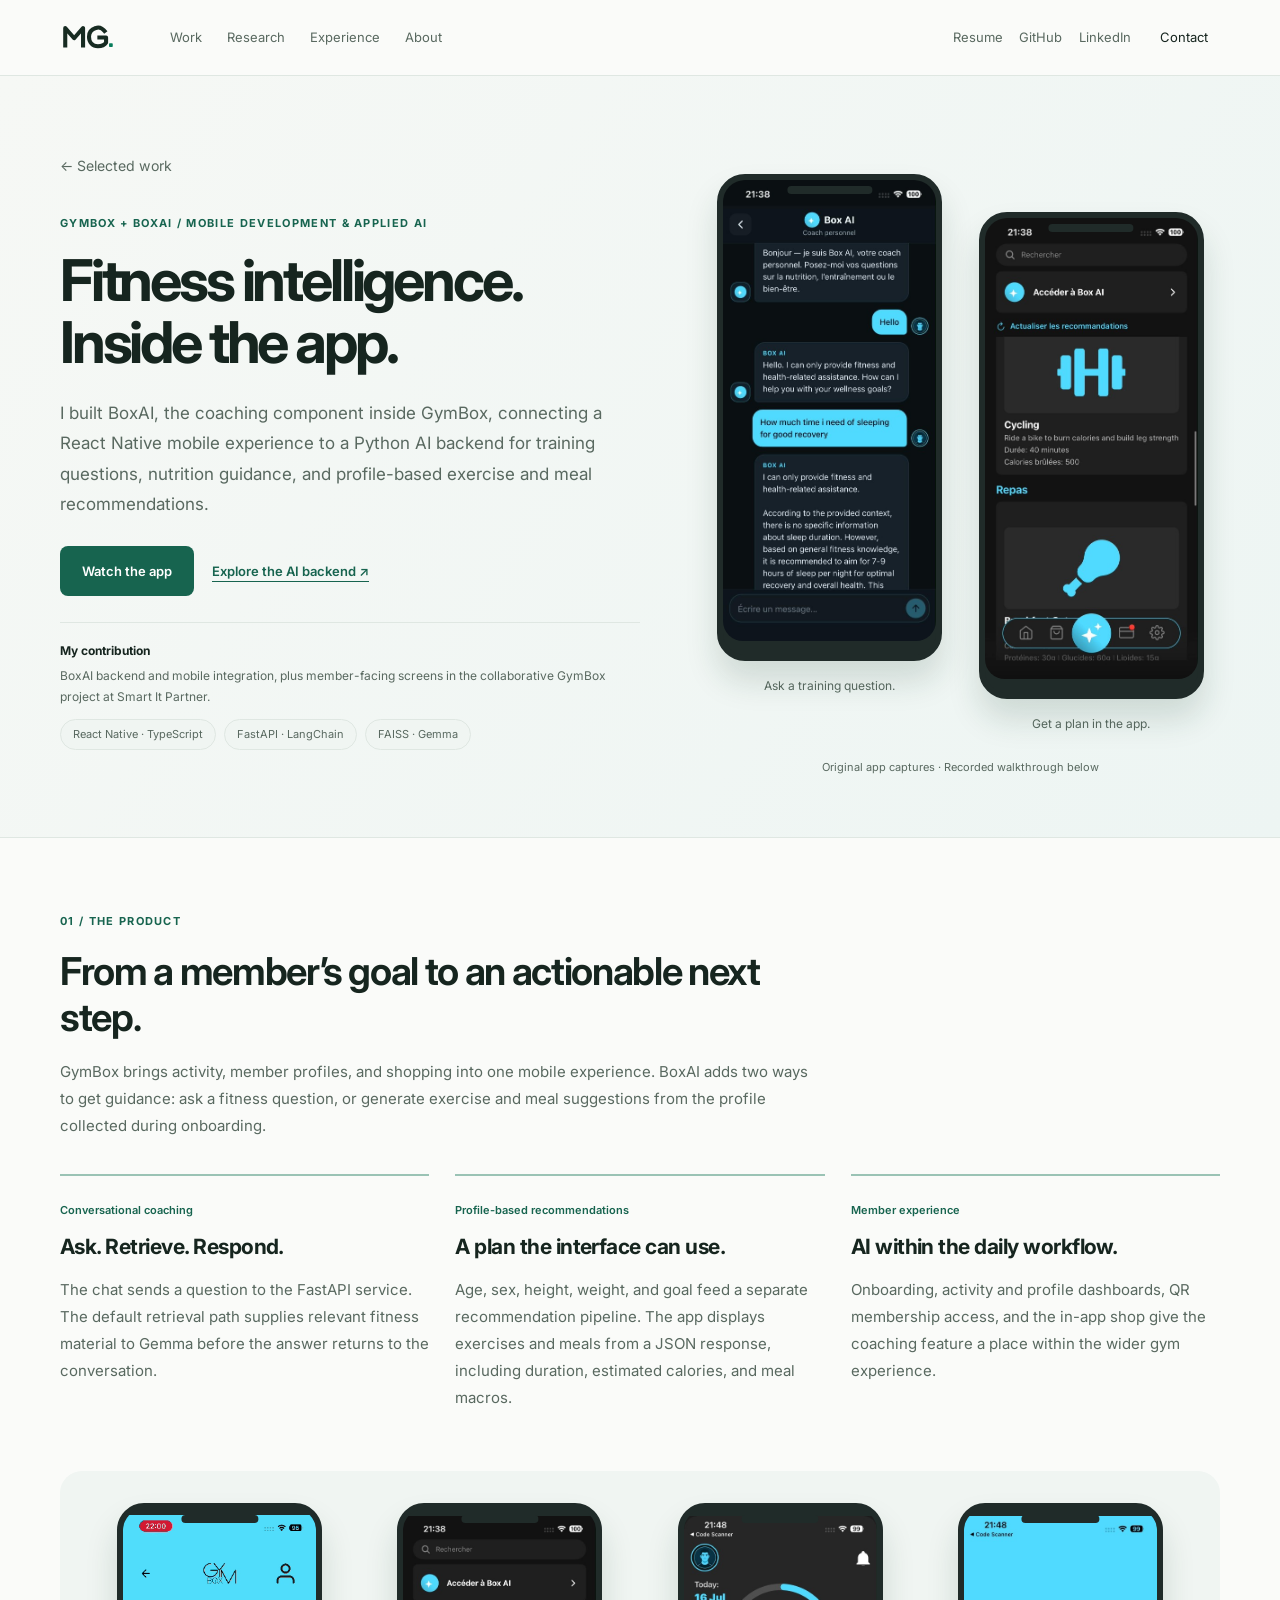
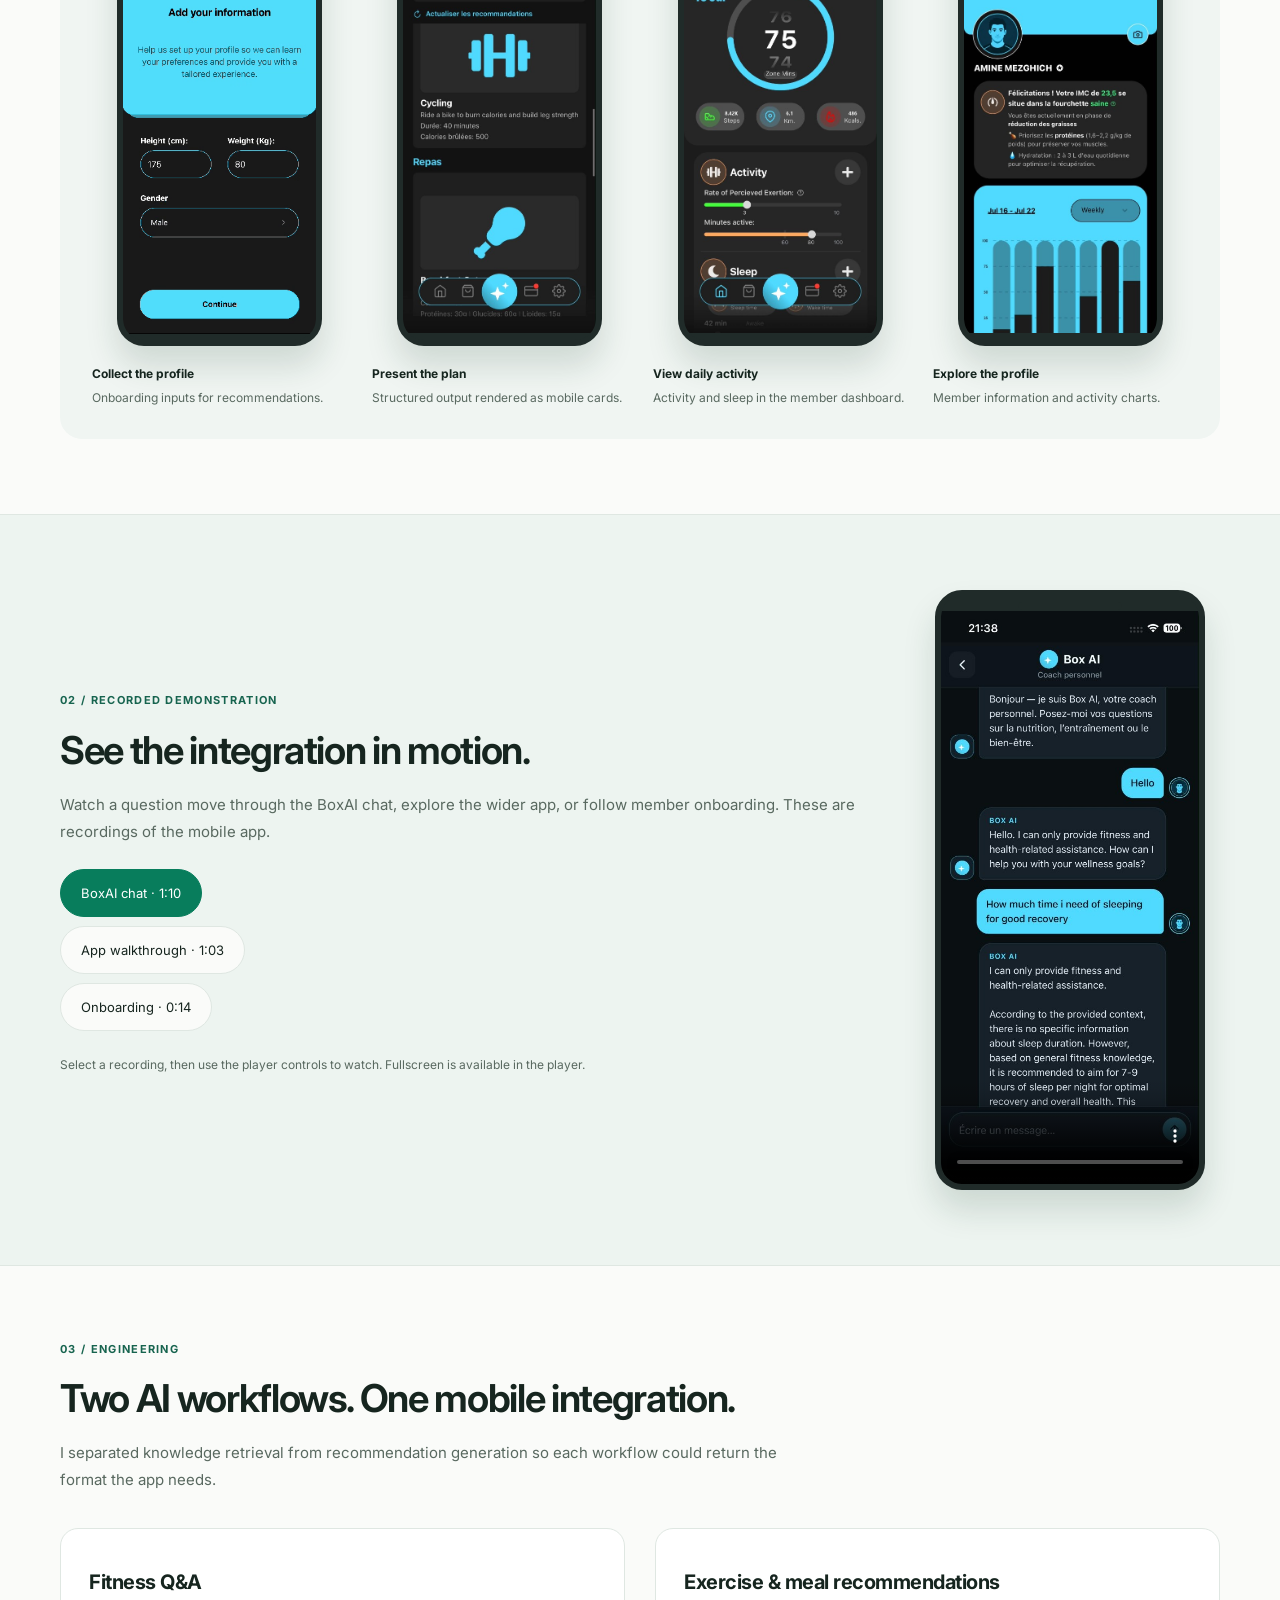
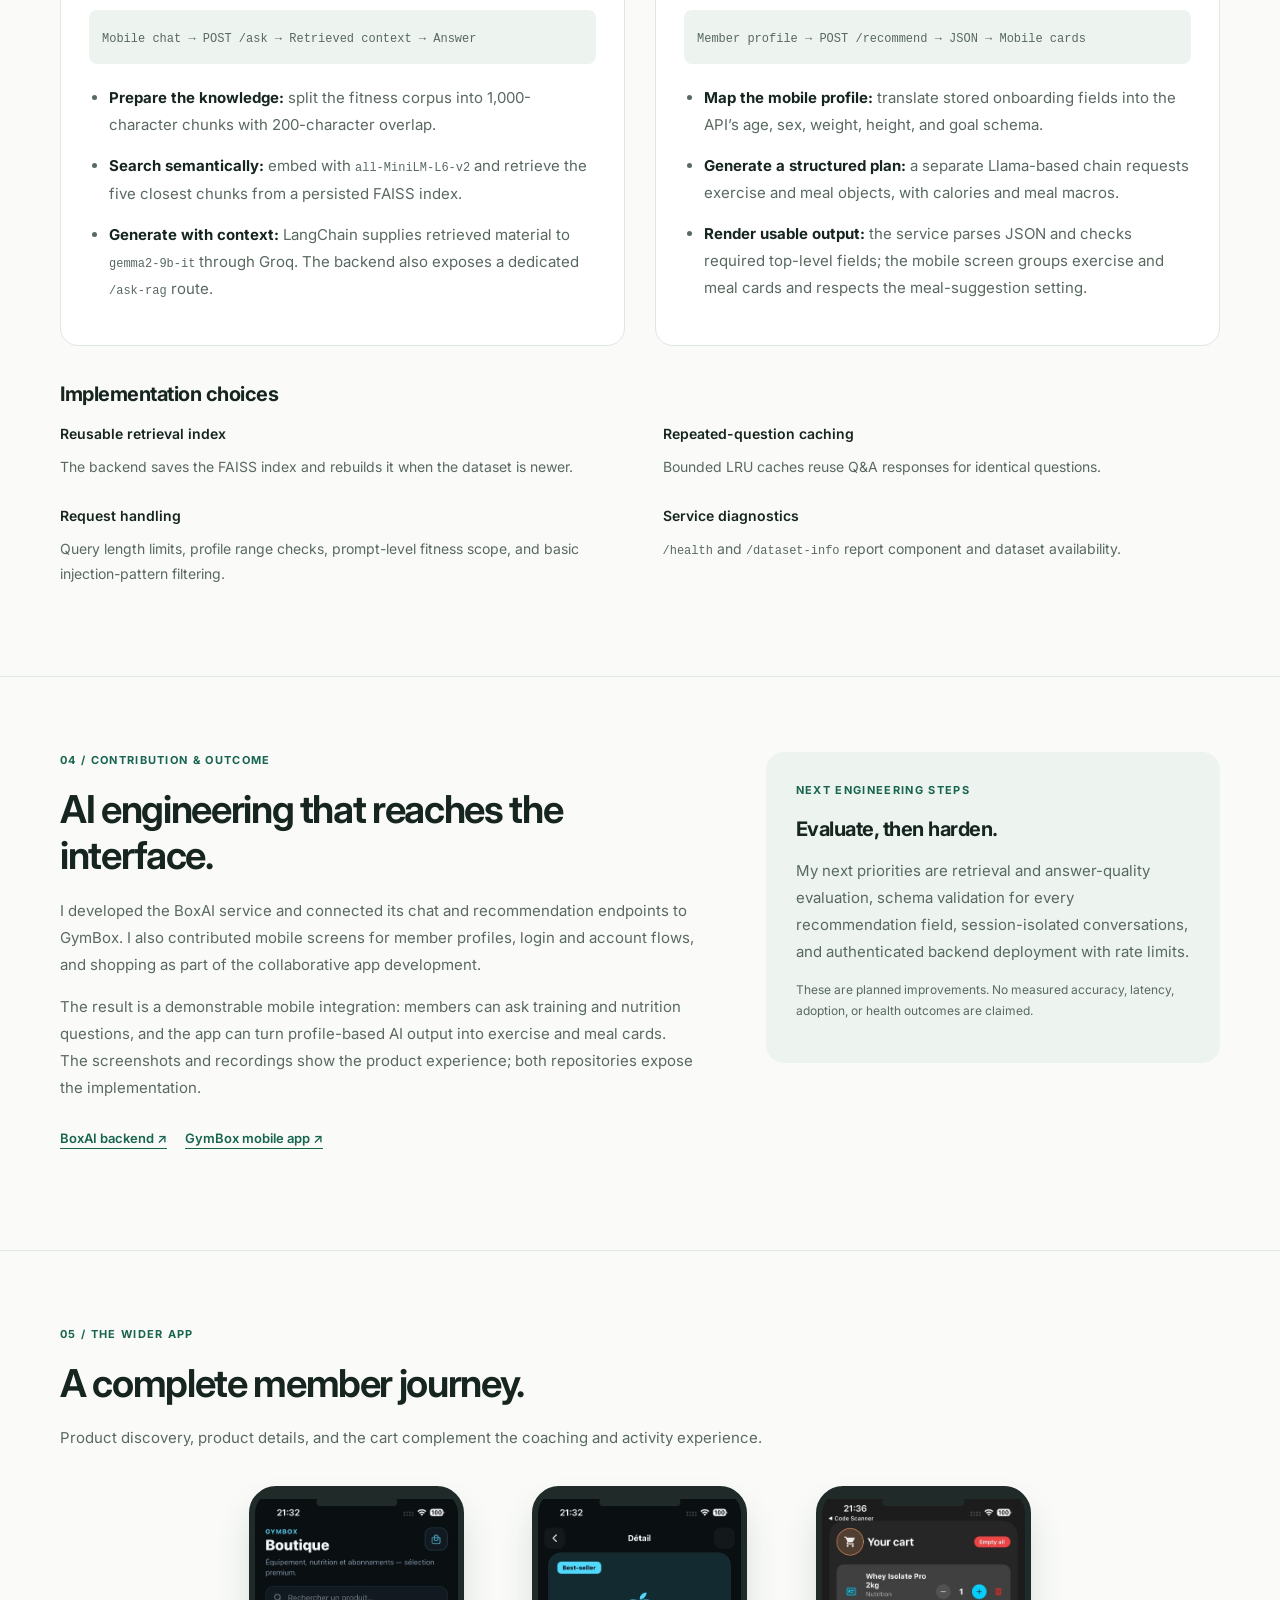
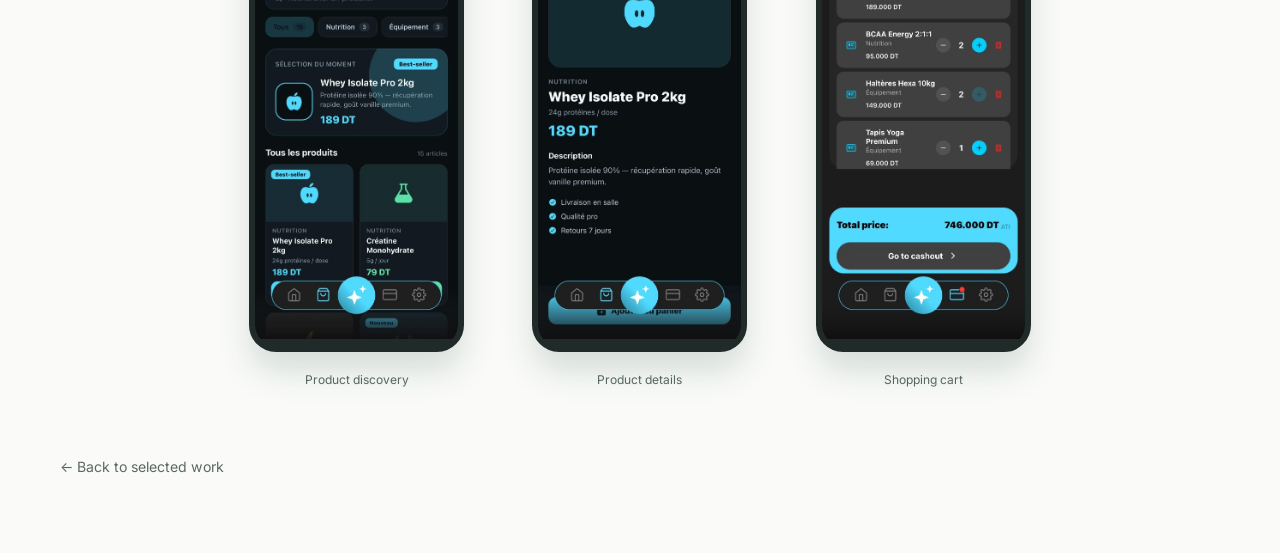
<file: work/gymbox.html>
<!DOCTYPE html>
<html lang="en">
<head>
  <meta charset="UTF-8">
  <meta name="viewport" content="width=device-width, initial-scale=1.0">
  <title>GymBox + BoxAI — Mobile Fitness &amp; AI Coaching | Mortadha Ghnimi</title>
  <meta name="description" content="A React Native fitness app with integrated AI coaching: FAISS retrieval, Gemma-powered Q&amp;A, and profile-based exercise and meal recommendations through FastAPI.">
  <link rel="icon" href="../favicon.svg?v=2" type="image/svg+xml">
  <link rel="stylesheet" href="../css/style.css"><link rel="stylesheet" href="../css/portfolio.css?v=15">
  <link href="https://fonts.googleapis.com/css2?family=Inter:wght@400;500;600;700;800&display=swap" rel="stylesheet">
  <link rel="stylesheet" href="../css/gymbox-case.css?v=1">
</head>
<body>
  <a class="skip" href="#main">Skip to content</a>
  <header class="nav">
    <a class="nav-brand" href="../index.html" aria-label="Mortadha Ghnimi, home"><img class="brand-mark" src="../assets/brand/mg-monogram.svg" alt="" width="58" height="38"></a>
    <button class="nav-toggle" type="button" aria-label="Open menu" aria-expanded="false"><span></span><span></span></button>
    <div class="nav-panel" id="site-nav">
      <nav class="nav-links" aria-label="Primary">
        <a href="../index.html#work">Work</a>
        <a href="../index.html#research">Research</a>
        <a href="../index.html#experience">Experience</a>
        <a href="../index.html#about">About</a>
      </nav>
      <div class="nav-side">
        <a data-resume-link href="../resume.html">Resume</a>
        <a href="https://github.com/morta00" target="_blank" rel="noopener noreferrer">GitHub</a>
        <a href="https://www.linkedin.com/in/mortadha-ghnimi-021183252/" target="_blank" rel="noopener noreferrer">LinkedIn</a>
        <a class="nav-contact" href="../index.html#contact">Contact</a>
      </div>
    </div>
  </header>
  <main id="main" class="gym-case">
    <section class="gx-hero">
      <div class="wrap gx-hero-grid">
        <div class="gx-hero-copy">
          <a class="back" href="../index.html#gymbox">← Selected work</a>
          <p class="gx-eyebrow">GymBox + BoxAI / Mobile development &amp; applied AI</p>
          <h1>Fitness intelligence.<br>Inside the app.</h1>
          <p class="gx-lead">I built BoxAI, the coaching component inside GymBox, connecting a React Native mobile experience to a Python AI backend for training questions, nutrition guidance, and profile-based exercise and meal recommendations.</p>
          <div class="gx-actions"><a class="gx-primary" href="#demo">Watch the app</a><a href="https://github.com/morta00/BoxAi" target="_blank" rel="noopener noreferrer">Explore the AI backend ↗</a></div>
          <p class="gx-role"><strong>My contribution</strong>BoxAI backend and mobile integration, plus member-facing screens in the collaborative GymBox project at Smart It Partner.</p>
          <div class="project-tech"><span>React Native · TypeScript</span><span>FastAPI · LangChain</span><span>FAISS · Gemma</span></div>
        </div>
        <div class="gx-hero-visual">
          <figure><div class="phone-device"><img src="../assets/gymbox/screens/boxai.png" alt="Actual BoxAI mobile chat showing a question about sleep and recovery and the assistant's answer" width="473" height="1024"></div><figcaption>Ask a training question.</figcaption></figure>
          <figure><div class="phone-device"><img src="../assets/gymbox/screens/home.png" alt="Actual BoxAI recommendation screen showing an exercise and a meal with duration, calories, and macros" width="473" height="1024"></div><figcaption>Get a plan in the app.</figcaption></figure>
          <p>Original app captures · Recorded walkthrough below</p>
        </div>
      </div>
    </section>
    <section class="gx-section" aria-labelledby="gx-product-title">
      <div class="wrap">
        <header class="gx-section-head"><p class="gx-eyebrow">01 / The product</p><h2 id="gx-product-title">From a member’s goal to an actionable next step.</h2><p>GymBox brings activity, member profiles, and shopping into one mobile experience. BoxAI adds two ways to get guidance: ask a fitness question, or generate exercise and meal suggestions from the profile collected during onboarding.</p></header>
        <div class="gx-product-grid">
          <article><span>Conversational coaching</span><h3>Ask. Retrieve. Respond.</h3><p>The chat sends a question to the FastAPI service. The default retrieval path supplies relevant fitness material to Gemma before the answer returns to the conversation.</p></article>
          <article><span>Profile-based recommendations</span><h3>A plan the interface can use.</h3><p>Age, sex, height, weight, and goal feed a separate recommendation pipeline. The app displays exercises and meals from a JSON response, including duration, estimated calories, and meal macros.</p></article>
          <article><span>Member experience</span><h3>AI within the daily workflow.</h3><p>Onboarding, activity and profile dashboards, QR membership access, and the in-app shop give the coaching feature a place within the wider gym experience.</p></article>
        </div>
        <div class="gx-screen-grid">
          <figure><a href="../assets/gymbox/screens/onboarding.png" target="_blank" rel="noopener noreferrer"><div class="phone-device"><img src="../assets/gymbox/screens/onboarding.png" alt="GymBox onboarding collecting member height, weight, and gender" width="288" height="624" loading="lazy"></div></a><figcaption><strong>Collect the profile</strong>Onboarding inputs for recommendations.</figcaption></figure>
          <figure><a href="../assets/gymbox/screens/home.png" target="_blank" rel="noopener noreferrer"><div class="phone-device"><img src="../assets/gymbox/screens/home.png" alt="BoxAI exercise and meal recommendation cards" width="473" height="1024" loading="lazy"></div></a><figcaption><strong>Present the plan</strong>Structured output rendered as mobile cards.</figcaption></figure>
          <figure><a href="../assets/gymbox/screens/home-dashboard.png" target="_blank" rel="noopener noreferrer"><div class="phone-device"><img src="../assets/gymbox/screens/home-dashboard.png" alt="GymBox dashboard showing activity, sleep, steps, and distance" width="473" height="1024" loading="lazy"></div></a><figcaption><strong>View daily activity</strong>Activity and sleep in the member dashboard.</figcaption></figure>
          <figure><a href="../assets/gymbox/screens/profile-dashboard.png" target="_blank" rel="noopener noreferrer"><div class="phone-device"><img src="../assets/gymbox/screens/profile-dashboard.png" alt="GymBox profile screen with member information and weekly activity histogram" width="473" height="1024" loading="lazy"></div></a><figcaption><strong>Explore the profile</strong>Member information and activity charts.</figcaption></figure>
        </div>
      </div>
    </section>
    <section class="gx-section gx-demo-section" id="demo" aria-labelledby="gx-demo-title">
      <div class="wrap gym-demo-panel">
        <div><p class="gx-eyebrow">02 / Recorded demonstration</p><h2 id="gx-demo-title">See the integration in motion.</h2><p>Watch a question move through the BoxAI chat, explore the wider app, or follow member onboarding. These are recordings of the mobile app.</p>
          <div class="demo-buttons" role="group" aria-label="Choose a recorded GymBox demonstration"><button class="is-active" type="button" data-demo="gymbox-boxai-chat" data-poster="boxai" aria-pressed="true">BoxAI chat · 1:10</button><button type="button" data-demo="gymbox-demo-1" data-poster="home-dashboard" aria-pressed="false">App walkthrough · 1:03</button><button type="button" data-demo="gymbox-demo-2" data-poster="onboarding" aria-pressed="false">Onboarding · 0:14</button></div>
          <p class="gx-small">Select a recording, then use the player controls to watch. Fullscreen is available in the player.</p>
        </div>
        <div class="demo-phone phone-device"><video id="gym-demo-video" aria-label="Recorded GymBox mobile app demonstration" controls playsinline preload="none" poster="../assets/gymbox/screens/boxai.png" src="../assets/gymbox/videos/gymbox-boxai-chat.mp4"></video></div>
      </div>
    </section>
    <section class="gx-section" aria-labelledby="gx-engineering-title">
      <div class="wrap">
        <header class="gx-section-head"><p class="gx-eyebrow">03 / Engineering</p><h2 id="gx-engineering-title">Two AI workflows. One mobile integration.</h2><p>I separated knowledge retrieval from recommendation generation so each workflow could return the format the app needs.</p></header>
        <div class="gx-architecture">
          <article><h3>Fitness Q&amp;A</h3><p class="gx-route"><code>Mobile chat → POST /ask → Retrieved context → Answer</code></p><ul><li><strong>Prepare the knowledge:</strong> split the fitness corpus into 1,000-character chunks with 200-character overlap.</li><li><strong>Search semantically:</strong> embed with <code>all-MiniLM-L6-v2</code> and retrieve the five closest chunks from a persisted FAISS index.</li><li><strong>Generate with context:</strong> LangChain supplies retrieved material to <code>gemma2-9b-it</code> through Groq. The backend also exposes a dedicated <code>/ask-rag</code> route.</li></ul></article>
          <article><h3>Exercise &amp; meal recommendations</h3><p class="gx-route"><code>Member profile → POST /recommend → JSON → Mobile cards</code></p><ul><li><strong>Map the mobile profile:</strong> translate stored onboarding fields into the API’s age, sex, weight, height, and goal schema.</li><li><strong>Generate a structured plan:</strong> a separate Llama-based chain requests exercise and meal objects, with calories and meal macros.</li><li><strong>Render usable output:</strong> the service parses JSON and checks required top-level fields; the mobile screen groups exercise and meal cards and respects the meal-suggestion setting.</li></ul></article>
        </div>
        <div class="gx-details"><h3>Implementation choices</h3><dl><div><dt>Reusable retrieval index</dt><dd>The backend saves the FAISS index and rebuilds it when the dataset is newer.</dd></div><div><dt>Repeated-question caching</dt><dd>Bounded LRU caches reuse Q&amp;A responses for identical questions.</dd></div><div><dt>Request handling</dt><dd>Query length limits, profile range checks, prompt-level fitness scope, and basic injection-pattern filtering.</dd></div><div><dt>Service diagnostics</dt><dd><code>/health</code> and <code>/dataset-info</code> report component and dataset availability.</dd></div></dl></div>
      </div>
    </section>
    <section class="gx-section" aria-labelledby="gx-contribution-title">
      <div class="wrap gx-contribution-grid">
        <div><p class="gx-eyebrow">04 / Contribution &amp; outcome</p><h2 id="gx-contribution-title">AI engineering that reaches the interface.</h2><p>I developed the BoxAI service and connected its chat and recommendation endpoints to GymBox. I also contributed mobile screens for member profiles, login and account flows, and shopping as part of the collaborative app development.</p><p>The result is a demonstrable mobile integration: members can ask training and nutrition questions, and the app can turn profile-based AI output into exercise and meal cards. The screenshots and recordings show the product experience; both repositories expose the implementation.</p><div class="gx-actions"><a href="https://github.com/morta00/BoxAi" target="_blank" rel="noopener noreferrer">BoxAI backend ↗</a><a href="https://github.com/aziz-mokni/GymBox" target="_blank" rel="noopener noreferrer">GymBox mobile app ↗</a></div></div>
        <aside><p class="gx-eyebrow">Next engineering steps</p><h3>Evaluate, then harden.</h3><p>My next priorities are retrieval and answer-quality evaluation, schema validation for every recommendation field, session-isolated conversations, and authenticated backend deployment with rate limits.</p><p class="gx-small">These are planned improvements. No measured accuracy, latency, adoption, or health outcomes are claimed.</p></aside>
      </div>
    </section>
    <section class="gx-section gx-commerce" aria-labelledby="gx-commerce-title"><div class="wrap"><header class="gx-section-head"><p class="gx-eyebrow">05 / The wider app</p><h2 id="gx-commerce-title">A complete member journey.</h2><p>Product discovery, product details, and the cart complement the coaching and activity experience.</p></header><div class="gx-commerce-grid">
      <figure><a href="../assets/gymbox/screens/boutique.png" target="_blank" rel="noopener noreferrer"><div class="phone-device"><img src="../assets/gymbox/screens/boutique.png" alt="GymBox shop with product categories and supplement listings" width="473" height="1024" loading="lazy"></div></a><figcaption>Product discovery</figcaption></figure>
      <figure><a href="../assets/gymbox/screens/product.png" target="_blank" rel="noopener noreferrer"><div class="phone-device"><img src="../assets/gymbox/screens/product.png" alt="GymBox product details screen with price and description" width="473" height="1024" loading="lazy"></div></a><figcaption>Product details</figcaption></figure>
      <figure><a href="../assets/gymbox/screens/cart.png" target="_blank" rel="noopener noreferrer"><div class="phone-device"><img src="../assets/gymbox/screens/cart.png" alt="GymBox shopping cart with quantities and total price" width="473" height="1024" loading="lazy"></div></a><figcaption>Shopping cart</figcaption></figure>
    </div><a class="back gx-return" href="../index.html#gymbox">← Back to selected work</a></div></section>
  </main>
  <script src="../js/site.config.js"></script>
  <script src="../js/main.js"></script>
  <script src="../js/gymbox-case.js?v=1"></script>
</body>
</html>
</file>
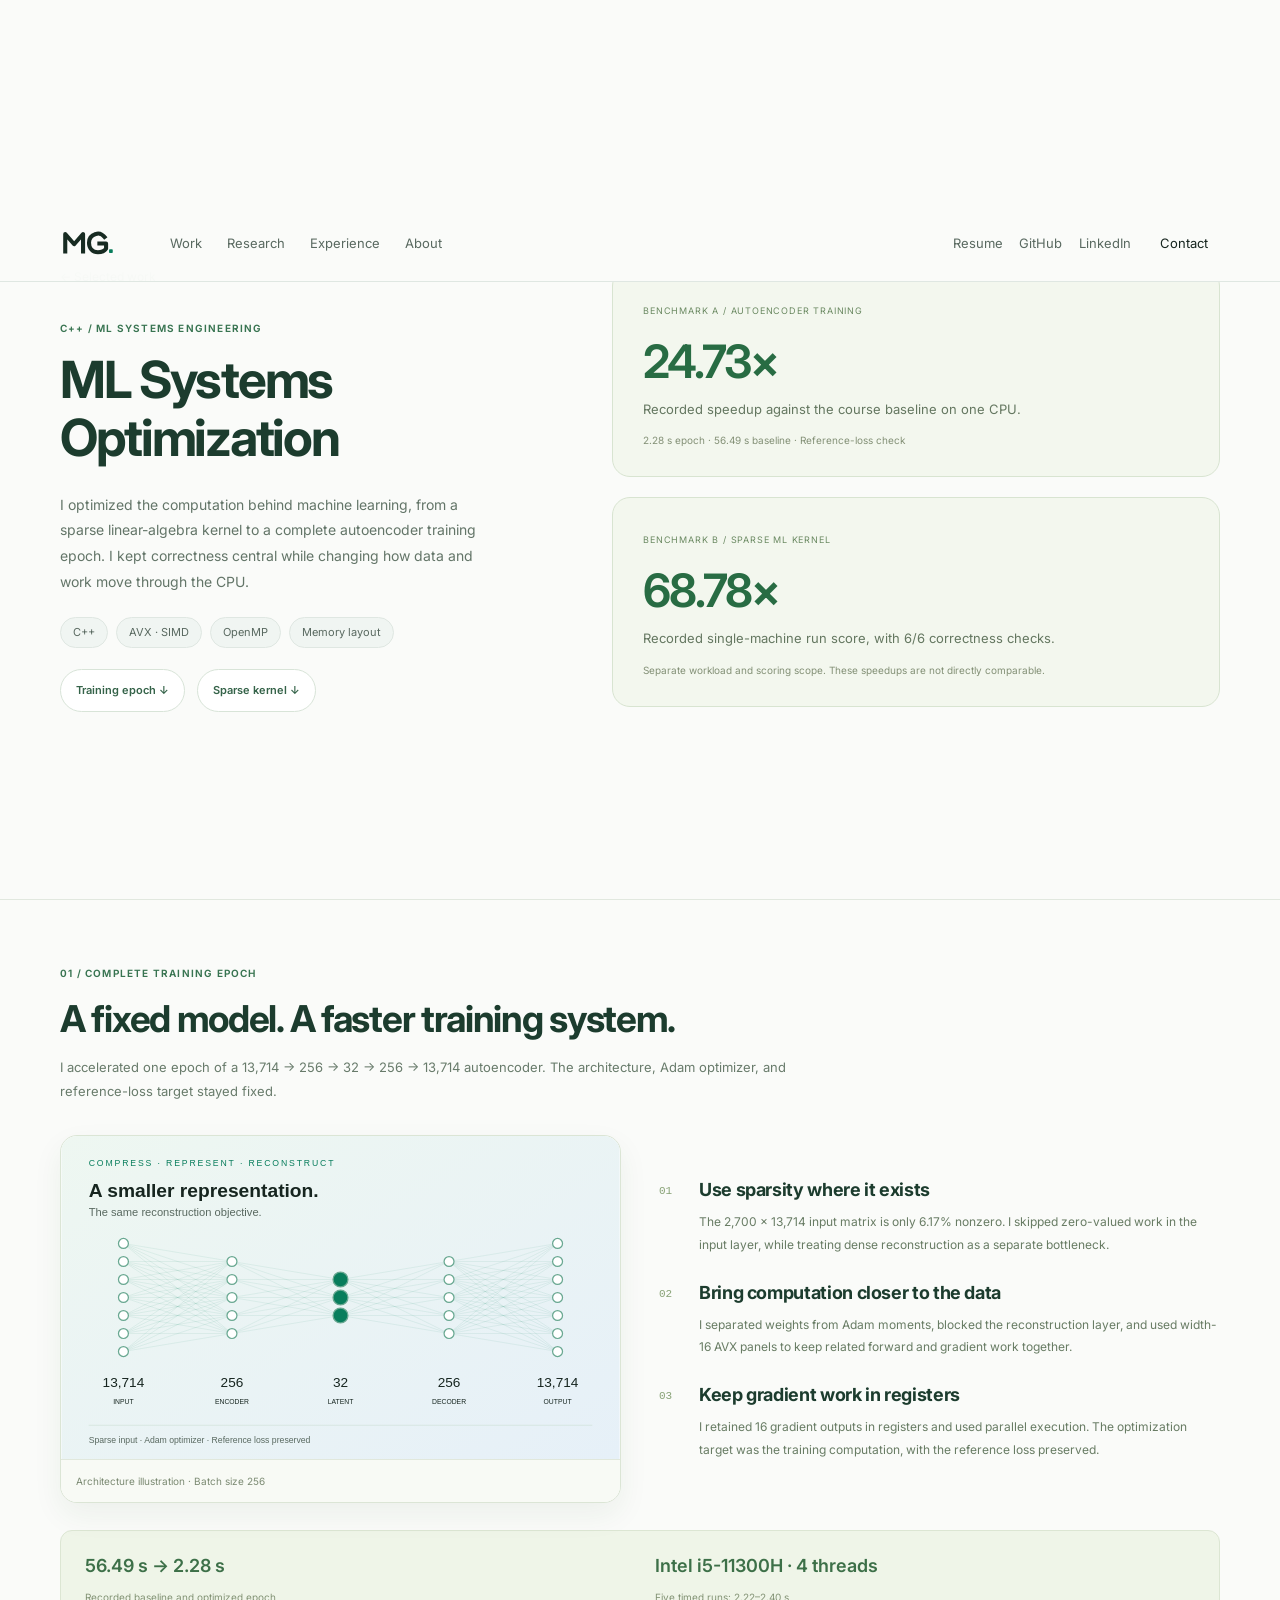
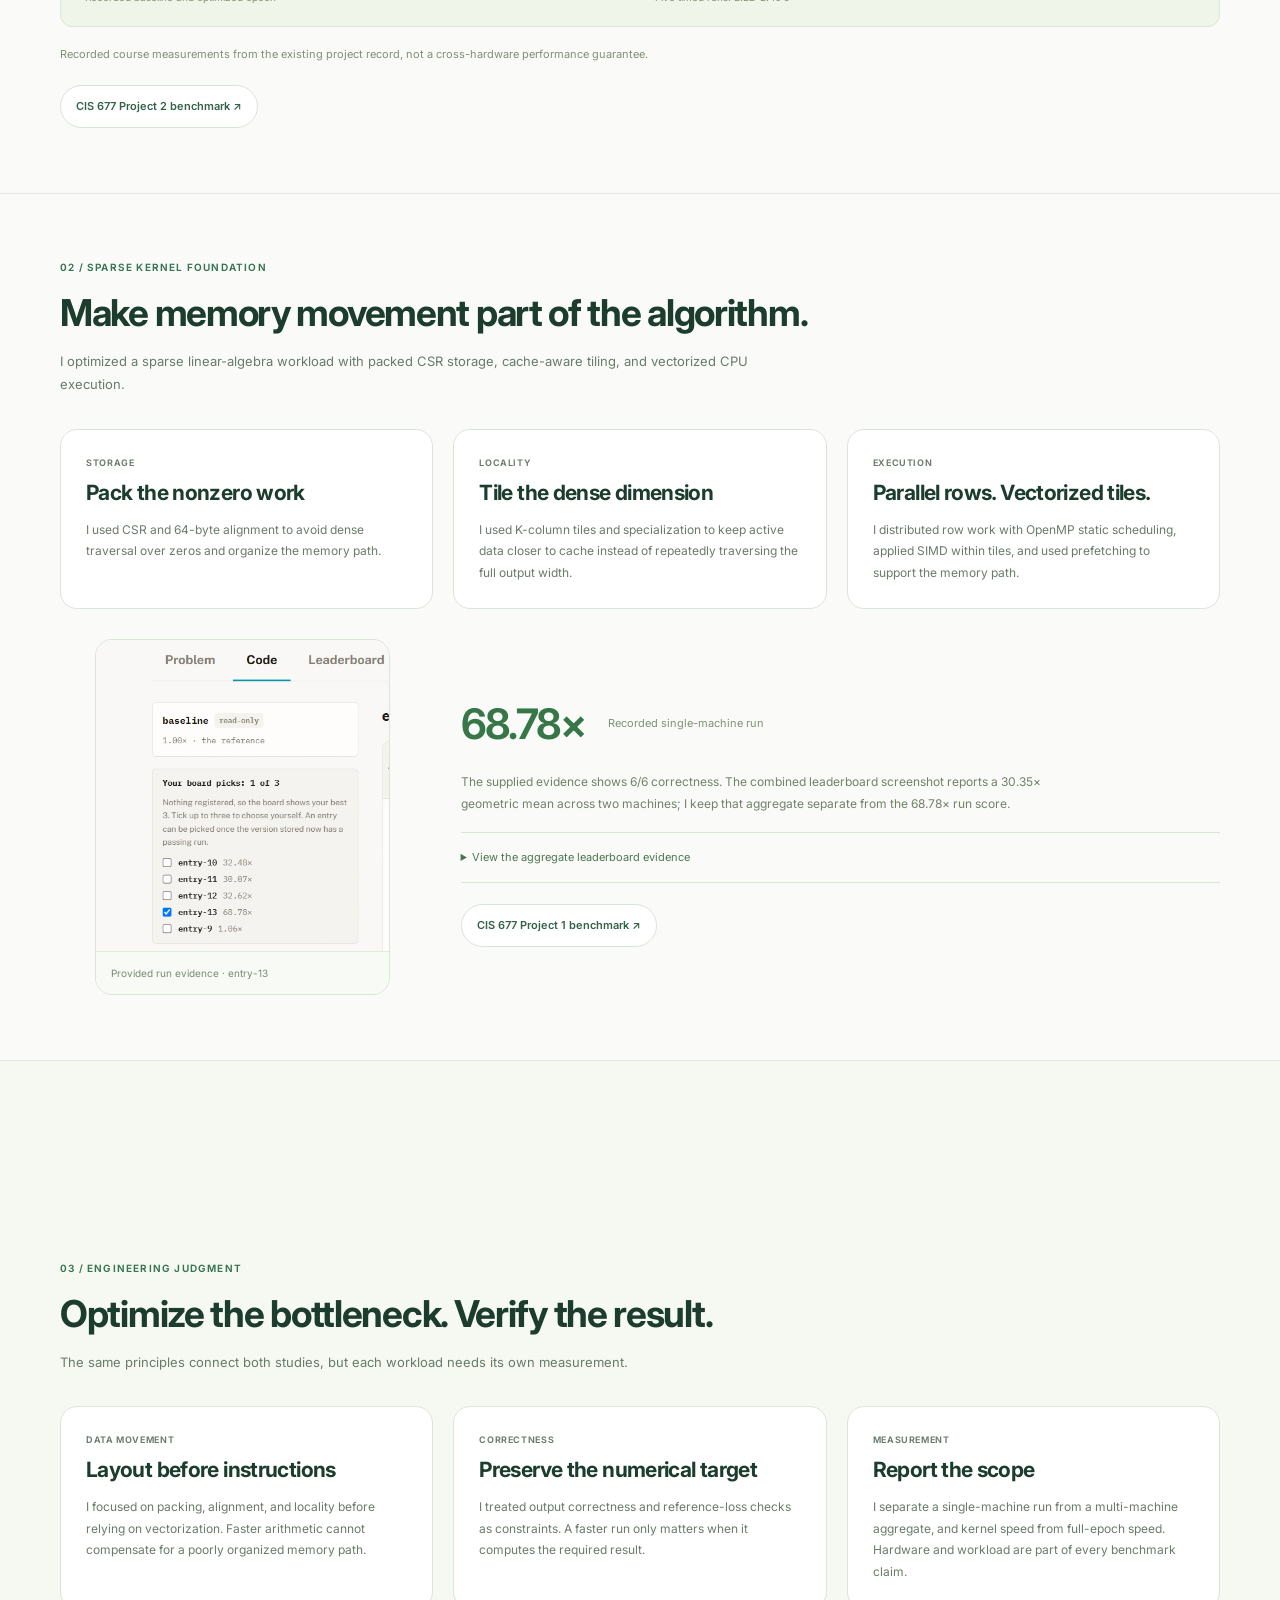
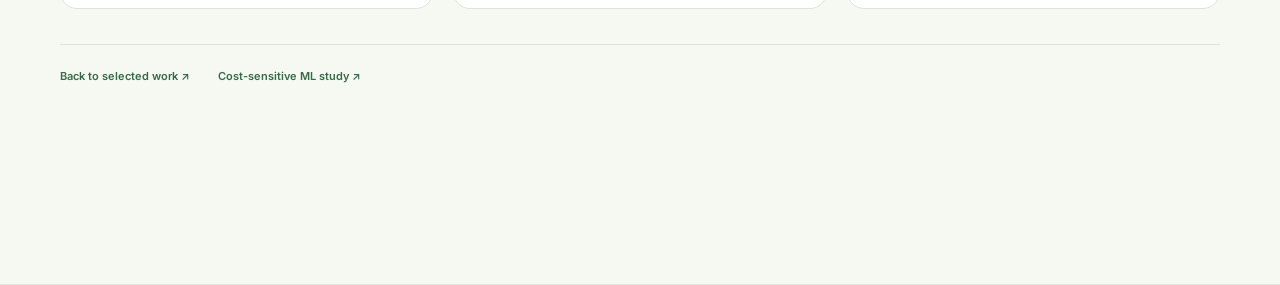
<file: work/hpc.html>
<!DOCTYPE html><html lang="en"><head><meta charset="UTF-8"><meta name="viewport" content="width=device-width, initial-scale=1.0"><meta http-equiv="refresh" content="0; url=ml-systems.html#kernel"><link rel="canonical" href="https://morta00.github.io/work/ml-systems.html"><title>ML Systems Optimization | Mortadha Ghnimi</title></head><body><p>This project is now part of <a href="ml-systems.html#kernel">ML Systems Optimization</a>.</p></body></html>
</file>
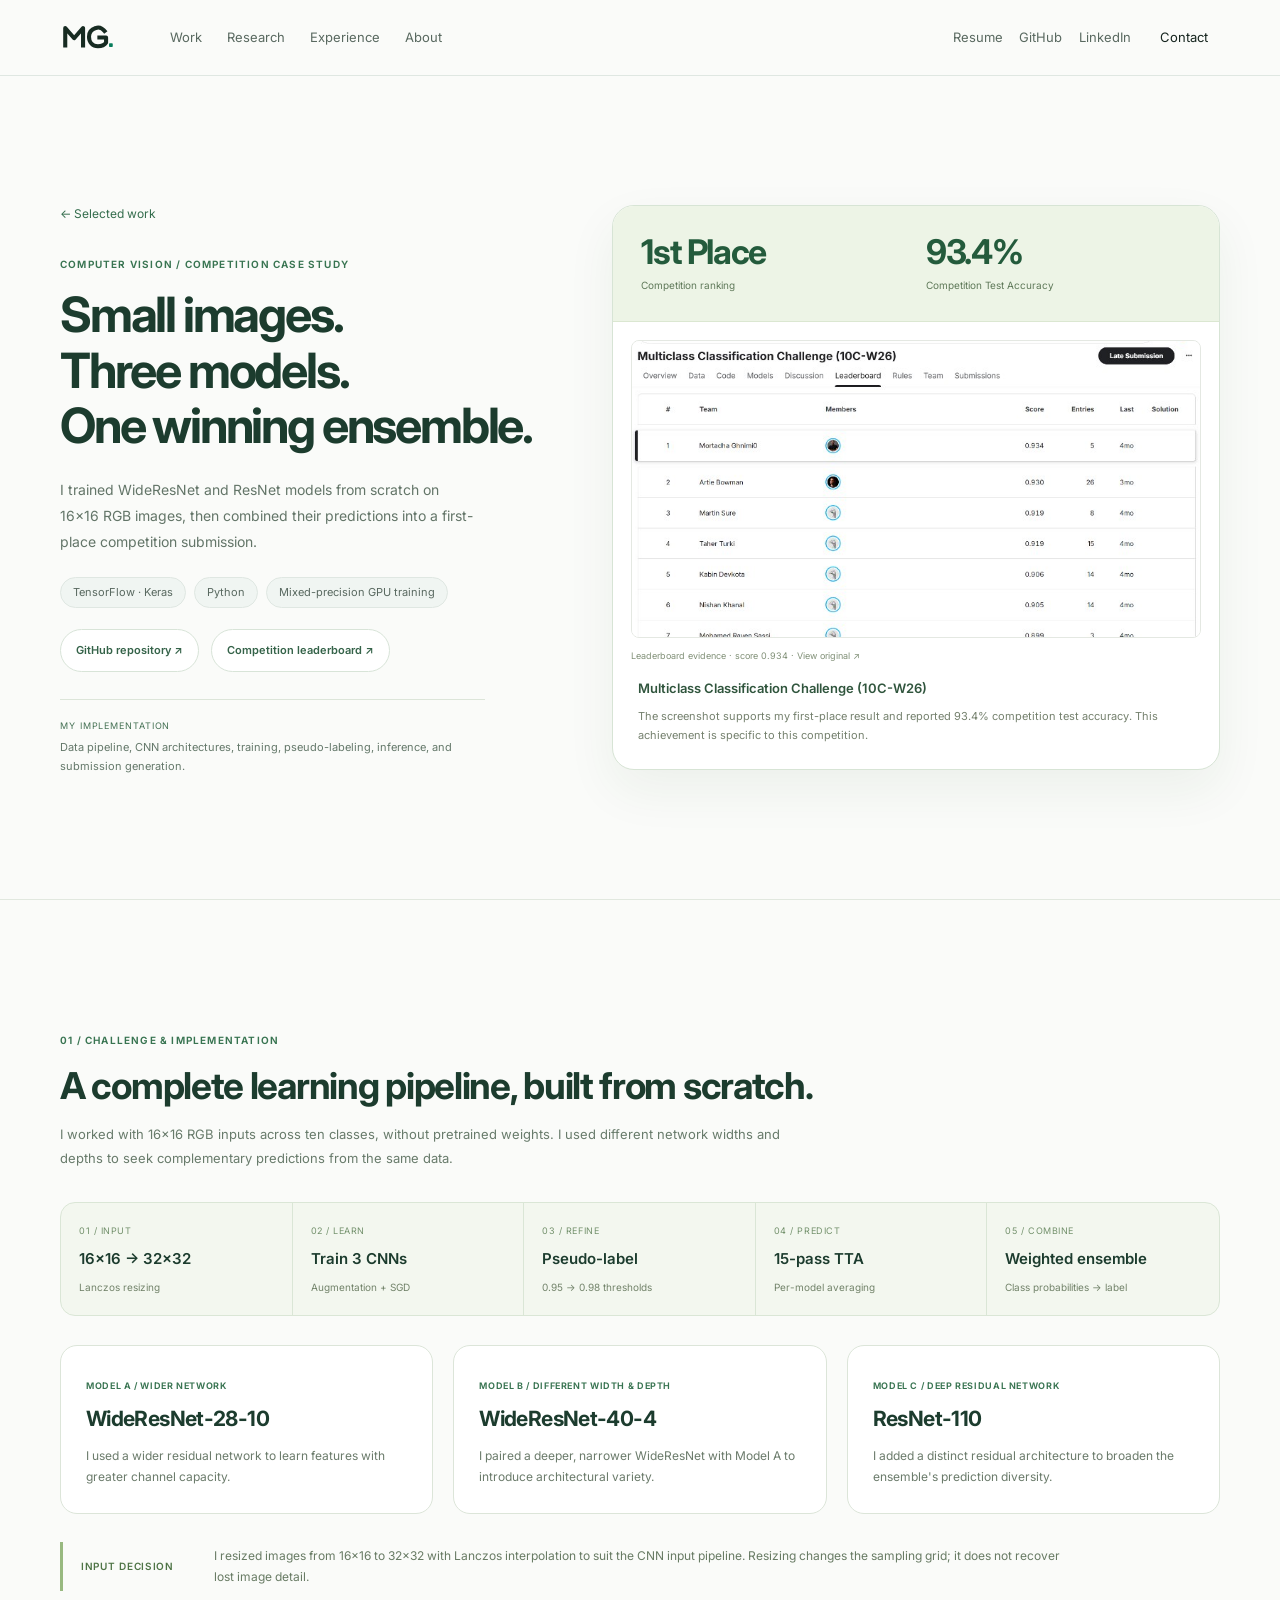
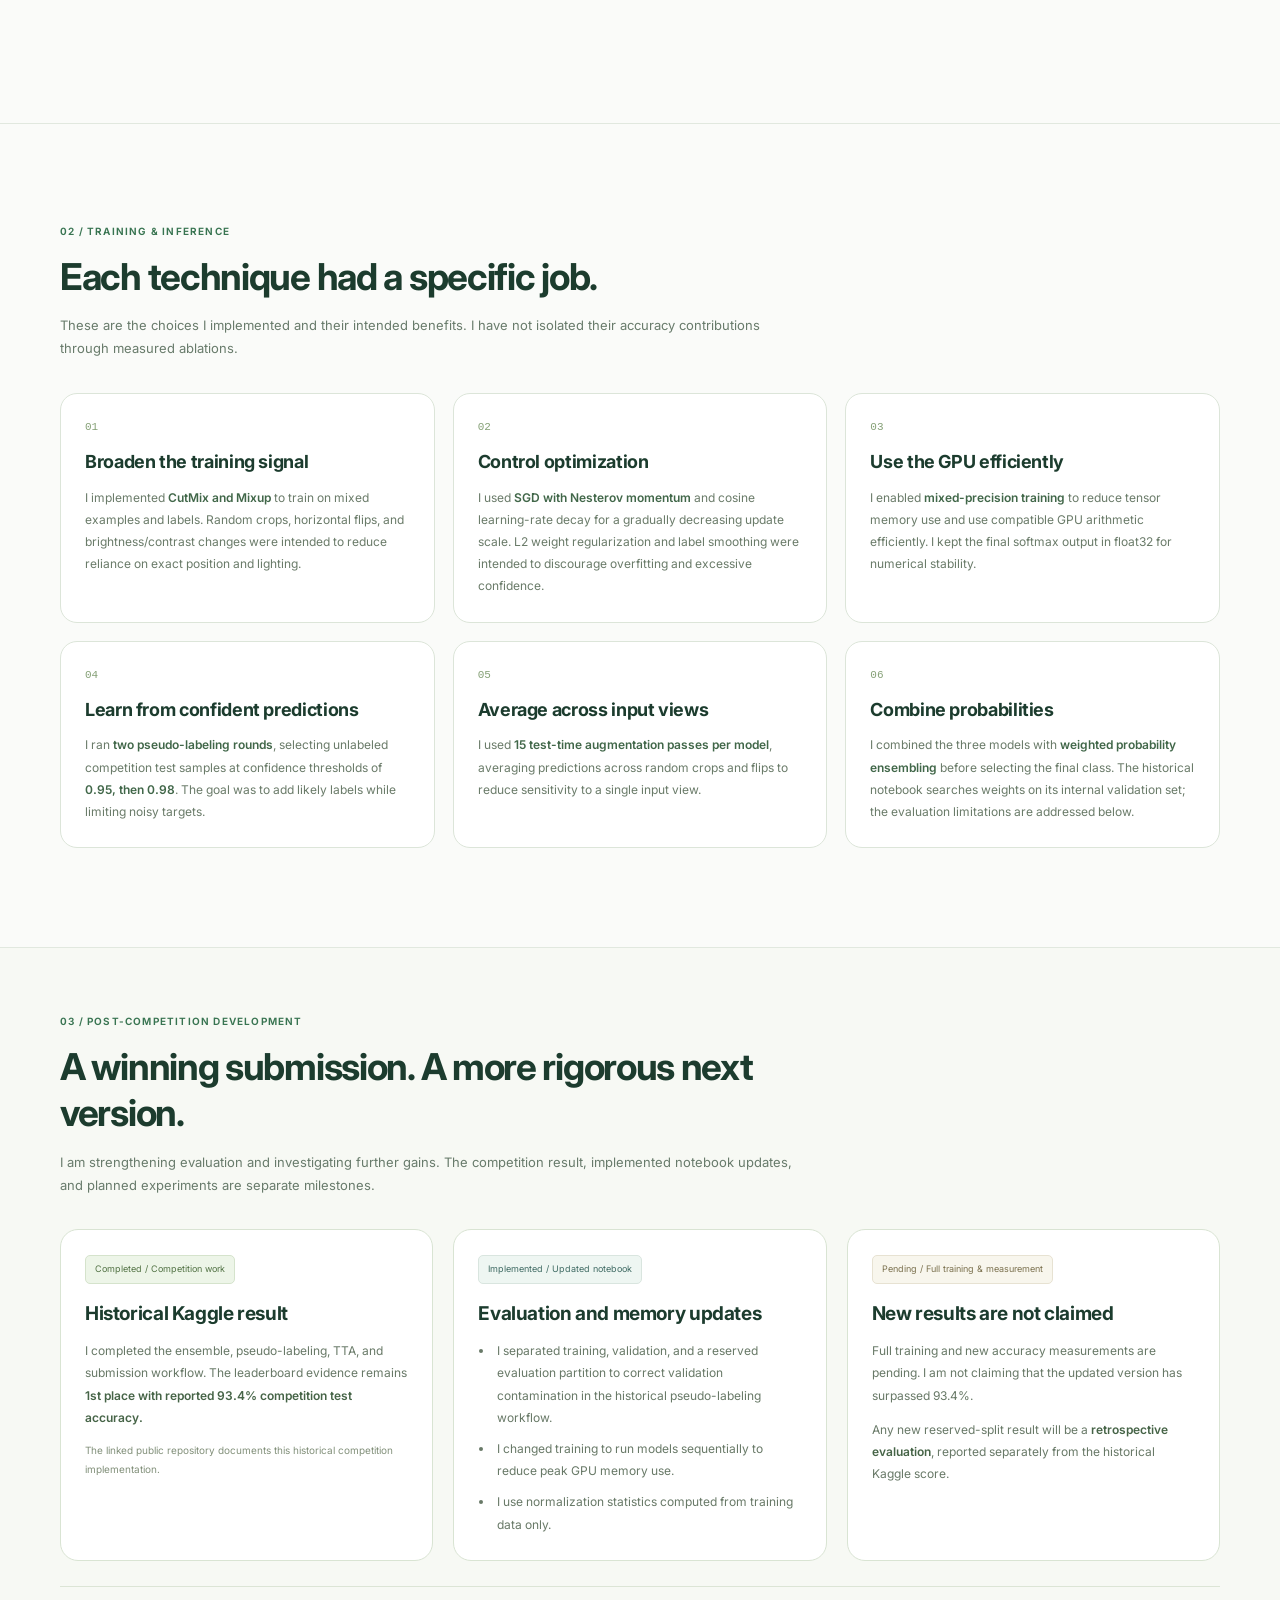
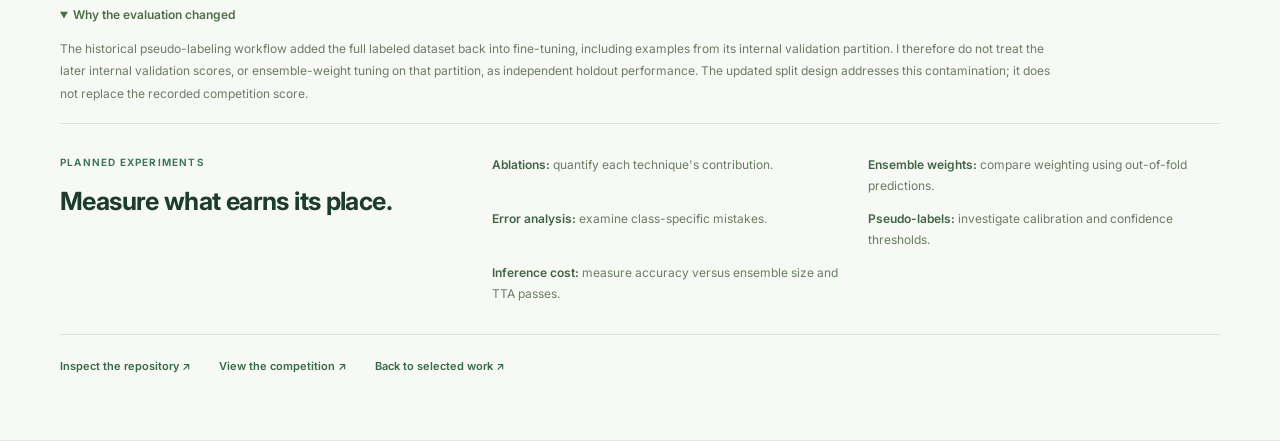
<file: work/kaggle.html>
<!DOCTYPE html>
<html lang="en">
<head>
  <meta charset="UTF-8">
  <meta name="viewport" content="width=device-width, initial-scale=1.0">
  <title>From-Scratch CNN Ensemble | Mortadha Ghnimi</title>
  <meta name="description" content="First place in Kaggle Multiclass Classification Challenge (10C-W26): a three-model CNN ensemble trained from scratch, with reported 93.4% competition test accuracy.">
  <link rel="icon" href="../favicon.svg?v=2" type="image/svg+xml">
  <link rel="stylesheet" href="../css/style.css"><link rel="stylesheet" href="../css/portfolio.css?v=20">
  <link href="https://fonts.googleapis.com/css2?family=Inter:wght@400;500;600;700;800&display=swap" rel="stylesheet">
  <link rel="stylesheet" href="../css/vision-case.css?v=1">
</head>
<body>
  <a class="skip" href="#main">Skip to content</a>
  <header class="nav">
    <a class="nav-brand" href="../index.html" aria-label="Mortadha Ghnimi, home"><img class="brand-mark" src="../assets/brand/mg-monogram.svg" alt="" width="58" height="38"></a>
    <button class="nav-toggle" type="button" aria-label="Open menu" aria-expanded="false"><span></span><span></span></button>
    <div class="nav-panel" id="site-nav">
      <nav class="nav-links" aria-label="Primary">
        <a href="../index.html#work">Work</a>
        <a href="../index.html#research">Research</a>
        <a href="../index.html#experience">Experience</a>
        <a href="../index.html#about">About</a>
      </nav>
      <div class="nav-side">
        <a data-resume-link href="../resume.html">Resume</a>
        <a href="https://github.com/morta00" target="_blank" rel="noopener noreferrer">GitHub</a>
        <a href="https://www.linkedin.com/in/mortadha-ghnimi-021183252/" target="_blank" rel="noopener noreferrer">LinkedIn</a>
        <a class="nav-contact" href="../index.html#contact">Contact</a>
      </div>
    </div>
  </header>
  <main id="main" class="vision-case">
    <section class="vc-screen vc-hero" aria-labelledby="vc-title">
      <div class="wrap vc-hero-grid">
        <div>
          <a class="vc-back" href="../index.html#vision">← Selected work</a>
          <p class="vc-eyebrow">Computer vision / Competition case study</p>
          <h1 id="vc-title">Small images.<br>Three models.<br>One winning ensemble.</h1>
          <p class="vc-intro">I trained WideResNet and ResNet models from scratch on 16×16 RGB images, then combined their predictions into a first-place competition submission.</p>
          <div class="project-tech"><span>TensorFlow · Keras</span><span>Python</span><span>Mixed-precision GPU training</span></div>
          <div class="vc-links"><a href="https://github.com/morta00/kaggle-multiclass-ensemble" target="_blank" rel="noopener noreferrer">GitHub repository ↗</a><a href="https://www.kaggle.com/competitions/image-classification-challenge-w-26/leaderboard" target="_blank" rel="noopener noreferrer">Competition leaderboard ↗</a></div>
          <p class="vc-role"><span>My implementation</span>Data pipeline, CNN architectures, training, pseudo-labeling, inference, and submission generation.</p>
        </div>
        <div class="vc-evidence">
          <div class="vc-result"><div><strong>1st Place</strong><span>Competition ranking</span></div><div><strong>93.4%</strong><span>Competition Test Accuracy</span></div></div>
          <figure><a href="../assets/kaggle/leaderboard.png" target="_blank" rel="noopener noreferrer" aria-label="Open the original leaderboard screenshot"><img src="../assets/kaggle/leaderboard.png" alt="Original Kaggle leaderboard showing Mortadha Ghnimi ranked first with score 0.934" width="799" height="418"></a><figcaption>Leaderboard evidence · score 0.934 · View original ↗</figcaption></figure>
          <p class="vc-competition">Multiclass Classification Challenge (10C-W26)</p>
          <p class="vc-evidence-note">The screenshot supports my first-place result and reported 93.4% competition test accuracy. This achievement is specific to this competition.</p>
        </div>
      </div>
    </section>
    <section class="vc-screen" id="implementation" aria-labelledby="vc-implementation-title">
      <div class="wrap">
        <header class="vc-section-head"><p class="vc-eyebrow">01 / Challenge &amp; implementation</p><h2 id="vc-implementation-title">A complete learning pipeline, built from scratch.</h2><p>I worked with 16×16 RGB inputs across ten classes, without pretrained weights. I used different network widths and depths to seek complementary predictions from the same data.</p></header>
        <ol class="vc-pipeline" aria-label="Competition pipeline"><li><span>01 / Input</span><strong>16×16 → 32×32</strong><small>Lanczos resizing</small></li><li><span>02 / Learn</span><strong>Train 3 CNNs</strong><small>Augmentation + SGD</small></li><li><span>03 / Refine</span><strong>Pseudo-label</strong><small>0.95 → 0.98 thresholds</small></li><li><span>04 / Predict</span><strong>15-pass TTA</strong><small>Per-model averaging</small></li><li><span>05 / Combine</span><strong>Weighted ensemble</strong><small>Class probabilities → label</small></li></ol>
        <div class="vc-model-grid">
          <article><span class="vc-eyebrow">Model A / Wider network</span><h3>WideResNet-28-10</h3><p>I used a wider residual network to learn features with greater channel capacity.</p></article>
          <article><span class="vc-eyebrow">Model B / Different width &amp; depth</span><h3>WideResNet-40-4</h3><p>I paired a deeper, narrower WideResNet with Model A to introduce architectural variety.</p></article>
          <article><span class="vc-eyebrow">Model C / Deep residual network</span><h3>ResNet-110</h3><p>I added a distinct residual architecture to broaden the ensemble's prediction diversity.</p></article>
        </div>
        <div class="vc-insight"><span>Input decision</span><p>I resized images from 16×16 to 32×32 with Lanczos interpolation to suit the CNN input pipeline. Resizing changes the sampling grid; it does not recover lost image detail.</p></div>
      </div>
    </section>
    <section class="vc-screen" id="training" aria-labelledby="vc-training-title">
      <div class="wrap">
        <header class="vc-section-head"><p class="vc-eyebrow">02 / Training &amp; inference</p><h2 id="vc-training-title">Each technique had a specific job.</h2><p>These are the choices I implemented and their intended benefits. I have not isolated their accuracy contributions through measured ablations.</p></header>
        <div class="vc-technique-grid">
          <article><span class="vc-tech-number">01</span><h3>Broaden the training signal</h3><p>I implemented <strong>CutMix and Mixup</strong> to train on mixed examples and labels. Random crops, horizontal flips, and brightness/contrast changes were intended to reduce reliance on exact position and lighting.</p></article>
          <article><span class="vc-tech-number">02</span><h3>Control optimization</h3><p>I used <strong>SGD with Nesterov momentum</strong> and cosine learning-rate decay for a gradually decreasing update scale. L2 weight regularization and label smoothing were intended to discourage overfitting and excessive confidence.</p></article>
          <article><span class="vc-tech-number">03</span><h3>Use the GPU efficiently</h3><p>I enabled <strong>mixed-precision training</strong> to reduce tensor memory use and use compatible GPU arithmetic efficiently. I kept the final softmax output in float32 for numerical stability.</p></article>
          <article><span class="vc-tech-number">04</span><h3>Learn from confident predictions</h3><p>I ran <strong>two pseudo-labeling rounds</strong>, selecting unlabeled competition test samples at confidence thresholds of <strong>0.95, then 0.98</strong>. The goal was to add likely labels while limiting noisy targets.</p></article>
          <article><span class="vc-tech-number">05</span><h3>Average across input views</h3><p>I used <strong>15 test-time augmentation passes per model</strong>, averaging predictions across random crops and flips to reduce sensitivity to a single input view.</p></article>
          <article><span class="vc-tech-number">06</span><h3>Combine probabilities</h3><p>I combined the three models with <strong>weighted probability ensembling</strong> before selecting the final class. The historical notebook searches weights on its internal validation set; the evaluation limitations are addressed below.</p></article>
        </div>
      </div>
    </section>
    <section class="vc-screen vc-development" id="development" aria-labelledby="vc-development-title">
      <div class="wrap">
        <header class="vc-section-head"><p class="vc-eyebrow">03 / Post-competition development</p><h2 id="vc-development-title">A winning submission. A more rigorous next version.</h2><p>I am strengthening evaluation and investigating further gains. The competition result, implemented notebook updates, and planned experiments are separate milestones.</p></header>
        <div class="vc-status-grid">
          <article><span class="vc-status vc-status-done">Completed / Competition work</span><h3>Historical Kaggle result</h3><p>I completed the ensemble, pseudo-labeling, TTA, and submission workflow. The leaderboard evidence remains <strong>1st place with reported 93.4% competition test accuracy.</strong></p><p class="vc-small">The linked public repository documents this historical competition implementation.</p></article>
          <article><span class="vc-status vc-status-built">Implemented / Updated notebook</span><h3>Evaluation and memory updates</h3><ul><li>I separated training, validation, and a reserved evaluation partition to correct validation contamination in the historical pseudo-labeling workflow.</li><li>I changed training to run models sequentially to reduce peak GPU memory use.</li><li>I use normalization statistics computed from training data only.</li></ul></article>
          <article><span class="vc-status vc-status-pending">Pending / Full training &amp; measurement</span><h3>New results are not claimed</h3><p>Full training and new accuracy measurements are pending. I am not claiming that the updated version has surpassed 93.4%.</p><p>Any new reserved-split result will be a <strong>retrospective evaluation</strong>, reported separately from the historical Kaggle score.</p></article>
        </div>
        <details class="vc-evaluation" open><summary>Why the evaluation changed</summary><p>The historical pseudo-labeling workflow added the full labeled dataset back into fine-tuning, including examples from its internal validation partition. I therefore do not treat the later internal validation scores, or ensemble-weight tuning on that partition, as independent holdout performance. The updated split design addresses this contamination; it does not replace the recorded competition score.</p></details>
        <div class="vc-next"><div><p class="vc-eyebrow">Planned experiments</p><h3>Measure what earns its place.</h3></div><ul><li><strong>Ablations:</strong> quantify each technique's contribution.</li><li><strong>Ensemble weights:</strong> compare weighting using out-of-fold predictions.</li><li><strong>Error analysis:</strong> examine class-specific mistakes.</li><li><strong>Pseudo-labels:</strong> investigate calibration and confidence thresholds.</li><li><strong>Inference cost:</strong> measure accuracy versus ensemble size and TTA passes.</li></ul></div>
        <div class="vc-footer-links"><a href="https://github.com/morta00/kaggle-multiclass-ensemble" target="_blank" rel="noopener noreferrer">Inspect the repository ↗</a><a href="https://www.kaggle.com/competitions/image-classification-challenge-w-26/leaderboard" target="_blank" rel="noopener noreferrer">View the competition ↗</a><a href="../index.html#vision">Back to selected work ↗</a></div>
      </div>
    </section>
  </main>
  <script src="../js/site.config.js"></script>
  <script src="../js/main.js"></script>
</body>
</html>
</file>
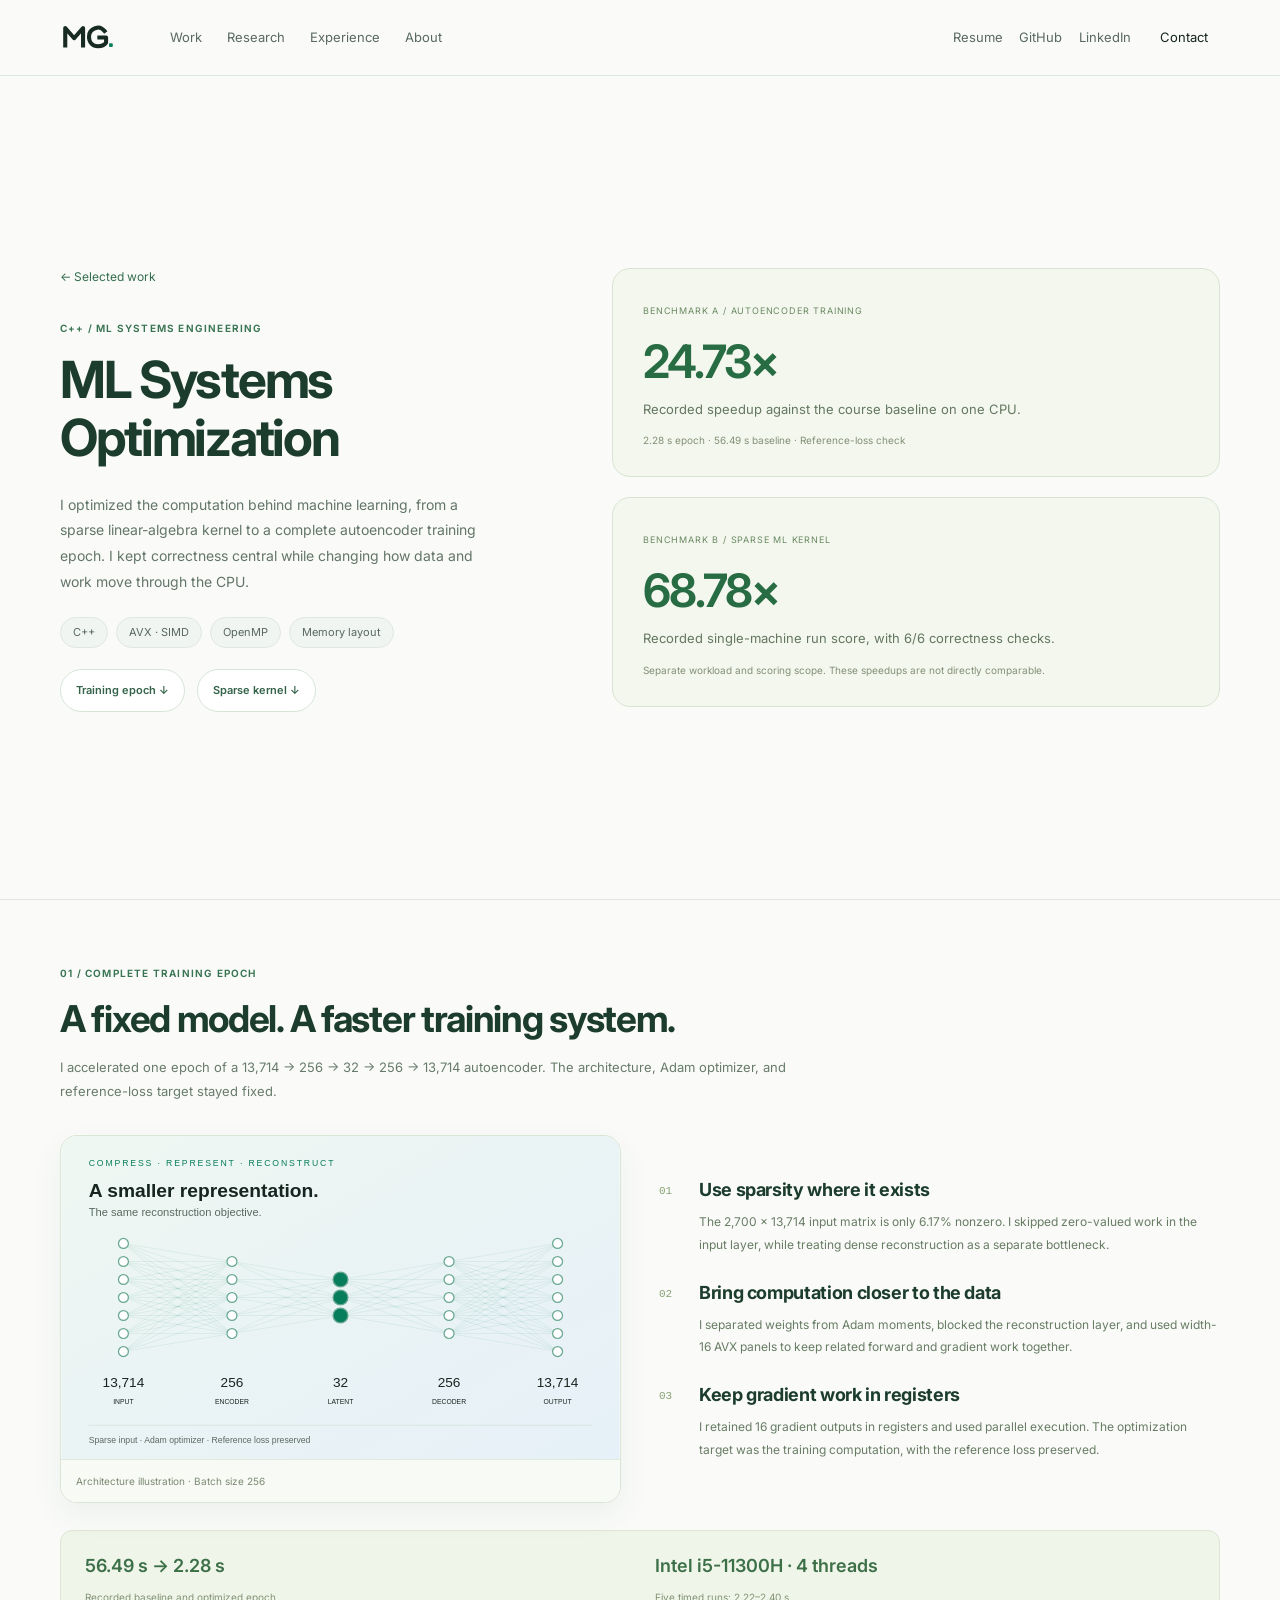
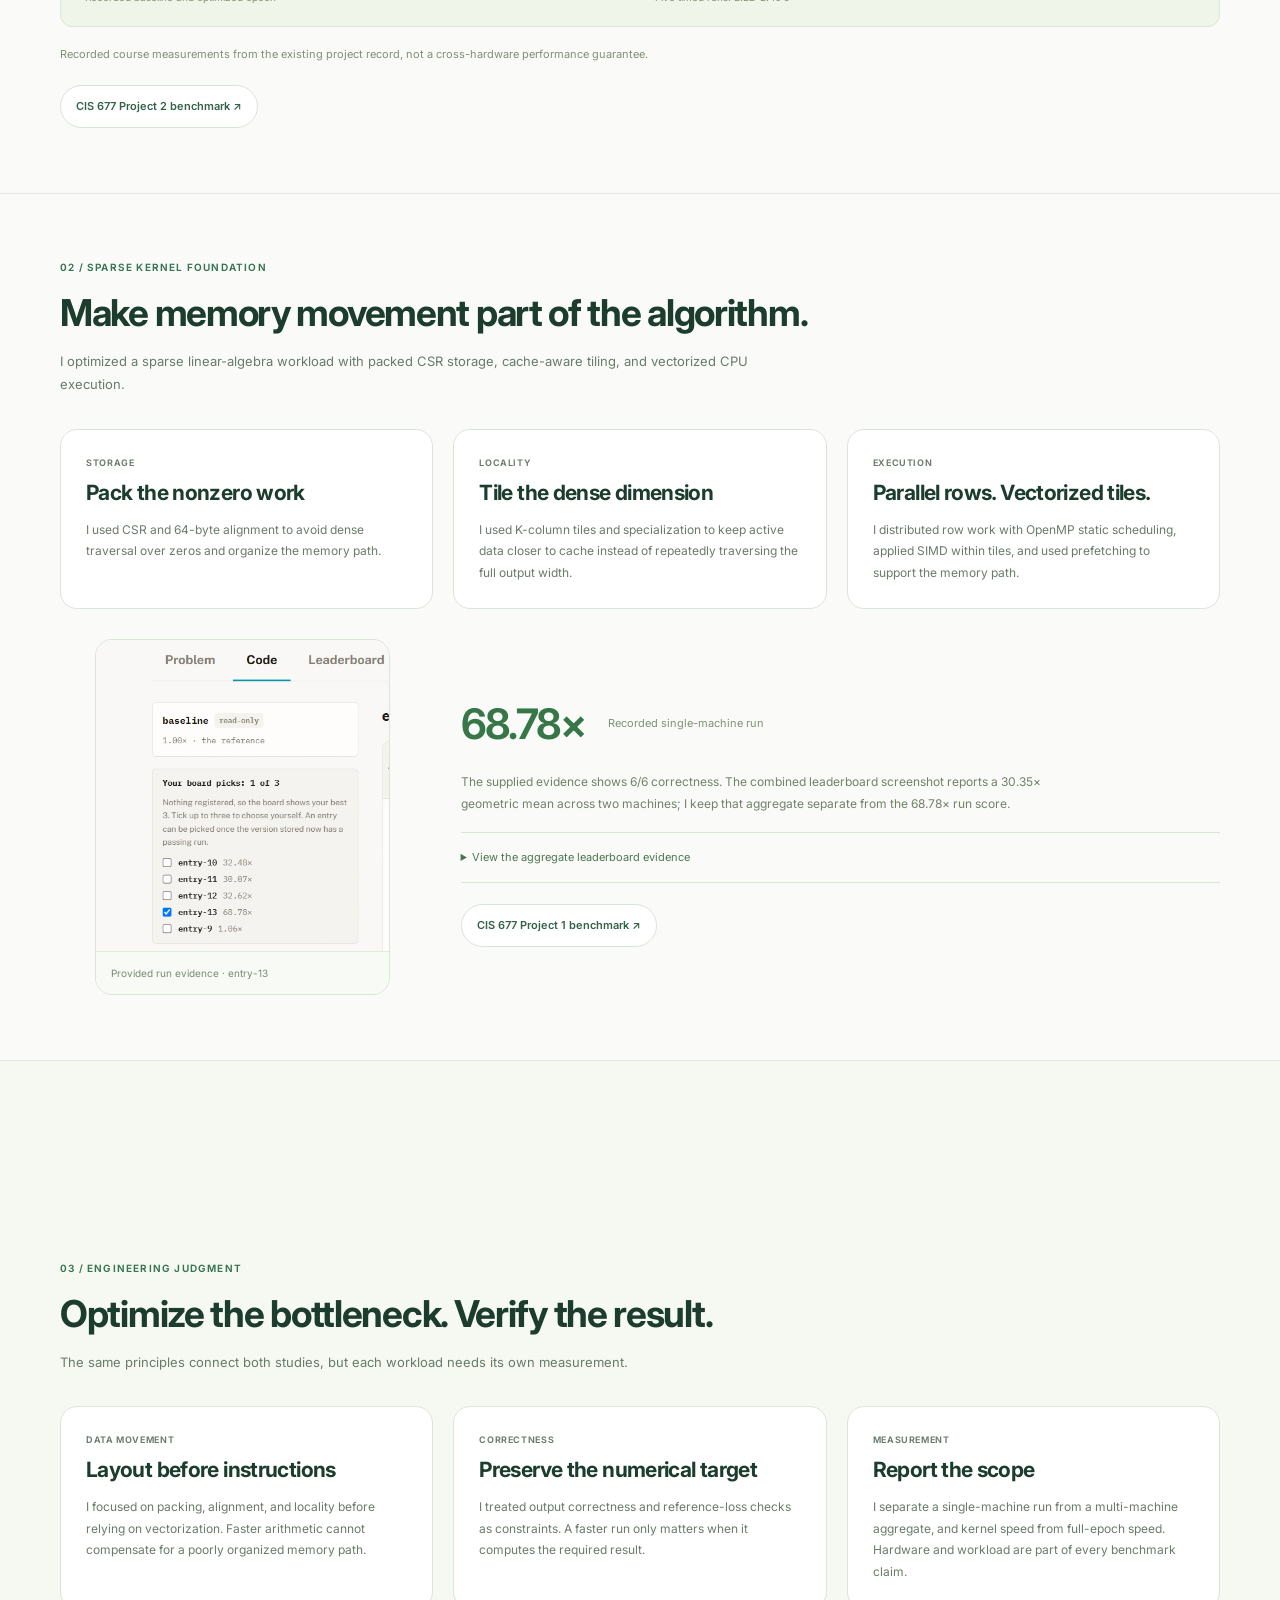
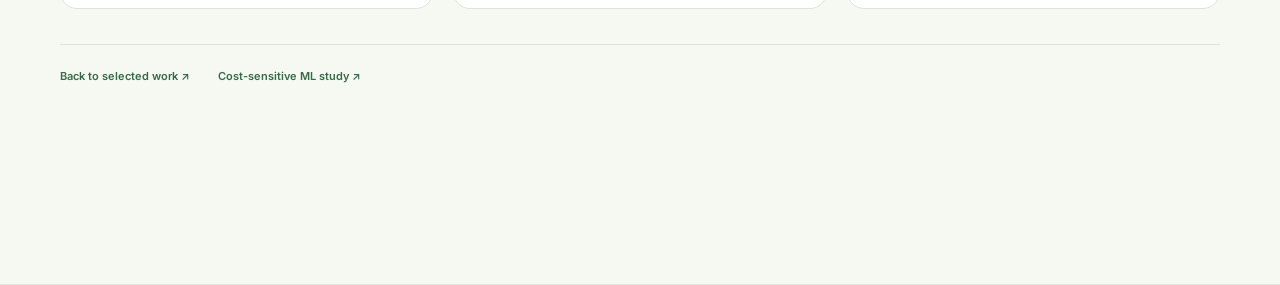
<file: work/ml-systems.html>
<!DOCTYPE html>
<html lang="en">
<head>
  <meta charset="UTF-8">
  <meta name="viewport" content="width=device-width, initial-scale=1.0">
  <title>ML Systems Optimization | Mortadha Ghnimi</title>
  <meta name="description" content="Two CPU optimization studies: a sparse ML kernel and full autoencoder training, with separately scoped benchmark results.">
  <link rel="icon" href="../favicon.svg?v=2" type="image/svg+xml">
  <link rel="stylesheet" href="../css/style.css"><link rel="stylesheet" href="../css/portfolio.css?v=20">
  <link href="https://fonts.googleapis.com/css2?family=Inter:wght@400;500;600;700;800&display=swap" rel="stylesheet">
  <link rel="stylesheet" href="../css/vision-case.css?v=1">
  <link rel="stylesheet" href="../css/systems-portfolio.css?v=2">
</head>
<body>
  <a class="skip" href="#main">Skip to content</a>
  <header class="nav">
    <a class="nav-brand" href="../index.html" aria-label="Mortadha Ghnimi, home"><img class="brand-mark" src="../assets/brand/mg-monogram.svg" alt="" width="58" height="38"></a>
    <button class="nav-toggle" type="button" aria-label="Open menu" aria-expanded="false"><span></span><span></span></button>
    <div class="nav-panel" id="site-nav">
      <nav class="nav-links" aria-label="Primary">
        <a href="../index.html#work">Work</a>
        <a href="../index.html#research">Research</a>
        <a href="../index.html#experience">Experience</a>
        <a href="../index.html#about">About</a>
      </nav>
      <div class="nav-side">
        <a data-resume-link href="../resume.html">Resume</a>
        <a href="https://github.com/morta00" target="_blank" rel="noopener noreferrer">GitHub</a>
        <a href="https://www.linkedin.com/in/mortadha-ghnimi-021183252/" target="_blank" rel="noopener noreferrer">LinkedIn</a>
        <a class="nav-contact" href="../index.html#contact">Contact</a>
      </div>
    </div>
  </header>
  <main id="main" class="vision-case systems-case">
    <section class="vc-screen" aria-labelledby="systems-title"><div class="wrap vc-hero-grid"><div><a class="vc-back" href="../index.html#engineering">← Selected work</a><p class="vc-eyebrow">C++ / ML systems engineering</p><h1 id="systems-title">ML Systems<br>Optimization</h1><p class="vc-intro">I optimized the computation behind machine learning, from a sparse linear-algebra kernel to a complete autoencoder training epoch. I kept correctness central while changing how data and work move through the CPU.</p><div class="project-tech"><span>C++</span><span>AVX · SIMD</span><span>OpenMP</span><span>Memory layout</span></div><div class="vc-links"><a href="#autoencoder">Training epoch ↓</a><a href="#kernel">Sparse kernel ↓</a></div></div><div class="systems-benchmarks"><article><span>Benchmark A / Autoencoder training</span><strong>24.73×</strong><p>Recorded speedup against the course baseline on one CPU.</p><small>2.28 s epoch · 56.49 s baseline · Reference-loss check</small></article><article><span>Benchmark B / Sparse ML kernel</span><strong>68.78×</strong><p>Recorded single-machine run score, with 6/6 correctness checks.</p><small>Separate workload and scoring scope. These speedups are not directly comparable.</small></article></div></div></section>
    <section class="vc-screen" id="autoencoder" aria-labelledby="epoch-title"><div class="wrap"><header class="vc-section-head"><p class="vc-eyebrow">01 / Complete training epoch</p><h2 id="epoch-title">A fixed model. A faster training system.</h2><p>I accelerated one epoch of a 13,714 → 256 → 32 → 256 → 13,714 autoencoder. The architecture, Adam optimizer, and reference-loss target stayed fixed.</p></header><div class="systems-detail-grid"><figure class="systems-figure"><img src="../assets/cards/autoencoder.svg" alt="Fixed autoencoder architecture from 13,714 inputs through 32 latent units to 13,714 reconstructed outputs"><figcaption>Architecture illustration · Batch size 256</figcaption></figure><div class="systems-decisions"><article><span>01</span><div><h3>Use sparsity where it exists</h3><p>The 2,700 × 13,714 input matrix is only 6.17% nonzero. I skipped zero-valued work in the input layer, while treating dense reconstruction as a separate bottleneck.</p></div></article><article><span>02</span><div><h3>Bring computation closer to the data</h3><p>I separated weights from Adam moments, blocked the reconstruction layer, and used width-16 AVX panels to keep related forward and gradient work together.</p></div></article><article><span>03</span><div><h3>Keep gradient work in registers</h3><p>I retained 16 gradient outputs in registers and used parallel execution. The optimization target was the training computation, with the reference loss preserved.</p></div></article></div></div><div class="systems-measurement"><div><strong>56.49 s → 2.28 s</strong><span>Recorded baseline and optimized epoch</span></div><div><strong>Intel i5-11300H · 4 threads</strong><span>Five timed runs: 2.22–2.40 s</span></div></div><p class="systems-scope">Recorded course measurements from the existing project record, not a cross-hardware performance guarantee.</p><div class="vc-links"><a href="https://hpcbench.com/c/cis677-p2" target="_blank" rel="noopener noreferrer">CIS 677 Project 2 benchmark ↗</a></div></div></section>
    <section class="vc-screen" id="kernel" aria-labelledby="kernel-title"><div class="wrap"><header class="vc-section-head"><p class="vc-eyebrow">02 / Sparse kernel foundation</p><h2 id="kernel-title">Make memory movement part of the algorithm.</h2><p>I optimized a sparse linear-algebra workload with packed CSR storage, cache-aware tiling, and vectorized CPU execution.</p></header><div class="vc-model-grid"><article><p class="vc-eyebrow">Storage</p><h3>Pack the nonzero work</h3><p>I used CSR and 64-byte alignment to avoid dense traversal over zeros and organize the memory path.</p></article><article><p class="vc-eyebrow">Locality</p><h3>Tile the dense dimension</h3><p>I used K-column tiles and specialization to keep active data closer to cache instead of repeatedly traversing the full output width.</p></article><article><p class="vc-eyebrow">Execution</p><h3>Parallel rows. Vectorized tiles.</h3><p>I distributed row work with OpenMP static scheduling, applied SIMD within tiles, and used prefetching to support the memory path.</p></article></div><div class="systems-kernel-evidence"><figure class="systems-figure"><img src="../assets/systems/kernel-run.webp" alt="Provided benchmark code-tab screenshot showing entry-13 with recorded score 68.78 times" width="500" height="527" loading="lazy"><figcaption>Provided run evidence · entry-13</figcaption></figure><div><div class="systems-kernel-score"><strong>68.78×</strong><span>Recorded single-machine run</span></div><p>The supplied evidence shows 6/6 correctness. The combined leaderboard screenshot reports a 30.35× geometric mean across two machines; I keep that aggregate separate from the 68.78× run score.</p><details class="systems-source-evidence"><summary>View the aggregate leaderboard evidence</summary><img src="../assets/systems/kernel-board.webp" alt="Provided leaderboard evidence showing entry-13 with 30.35 times aggregate across two machines, 68.8 and 13.4 per-machine scores, and 6 of 6 correct" width="1680" height="675" loading="lazy"></details><div class="vc-links"><a href="https://hpcbench.com/c/cis677-p1" target="_blank" rel="noopener noreferrer">CIS 677 Project 1 benchmark ↗</a></div></div></div></div></section>
    <section class="vc-screen systems-closing" aria-labelledby="systems-lessons"><div class="wrap"><header class="vc-section-head"><p class="vc-eyebrow">03 / Engineering judgment</p><h2 id="systems-lessons">Optimize the bottleneck. Verify the result.</h2><p>The same principles connect both studies, but each workload needs its own measurement.</p></header><div class="vc-model-grid"><article><p class="vc-eyebrow">Data movement</p><h3>Layout before instructions</h3><p>I focused on packing, alignment, and locality before relying on vectorization. Faster arithmetic cannot compensate for a poorly organized memory path.</p></article><article><p class="vc-eyebrow">Correctness</p><h3>Preserve the numerical target</h3><p>I treated output correctness and reference-loss checks as constraints. A faster run only matters when it computes the required result.</p></article><article><p class="vc-eyebrow">Measurement</p><h3>Report the scope</h3><p>I separate a single-machine run from a multi-machine aggregate, and kernel speed from full-epoch speed. Hardware and workload are part of every benchmark claim.</p></article></div><div class="vc-footer-links"><a href="../index.html#engineering">Back to selected work ↗</a><a href="fraud.html">Cost-sensitive ML study ↗</a></div></div></section>
  </main><script src="../js/site.config.js"></script><script src="../js/main.js"></script></body></html>
</file>
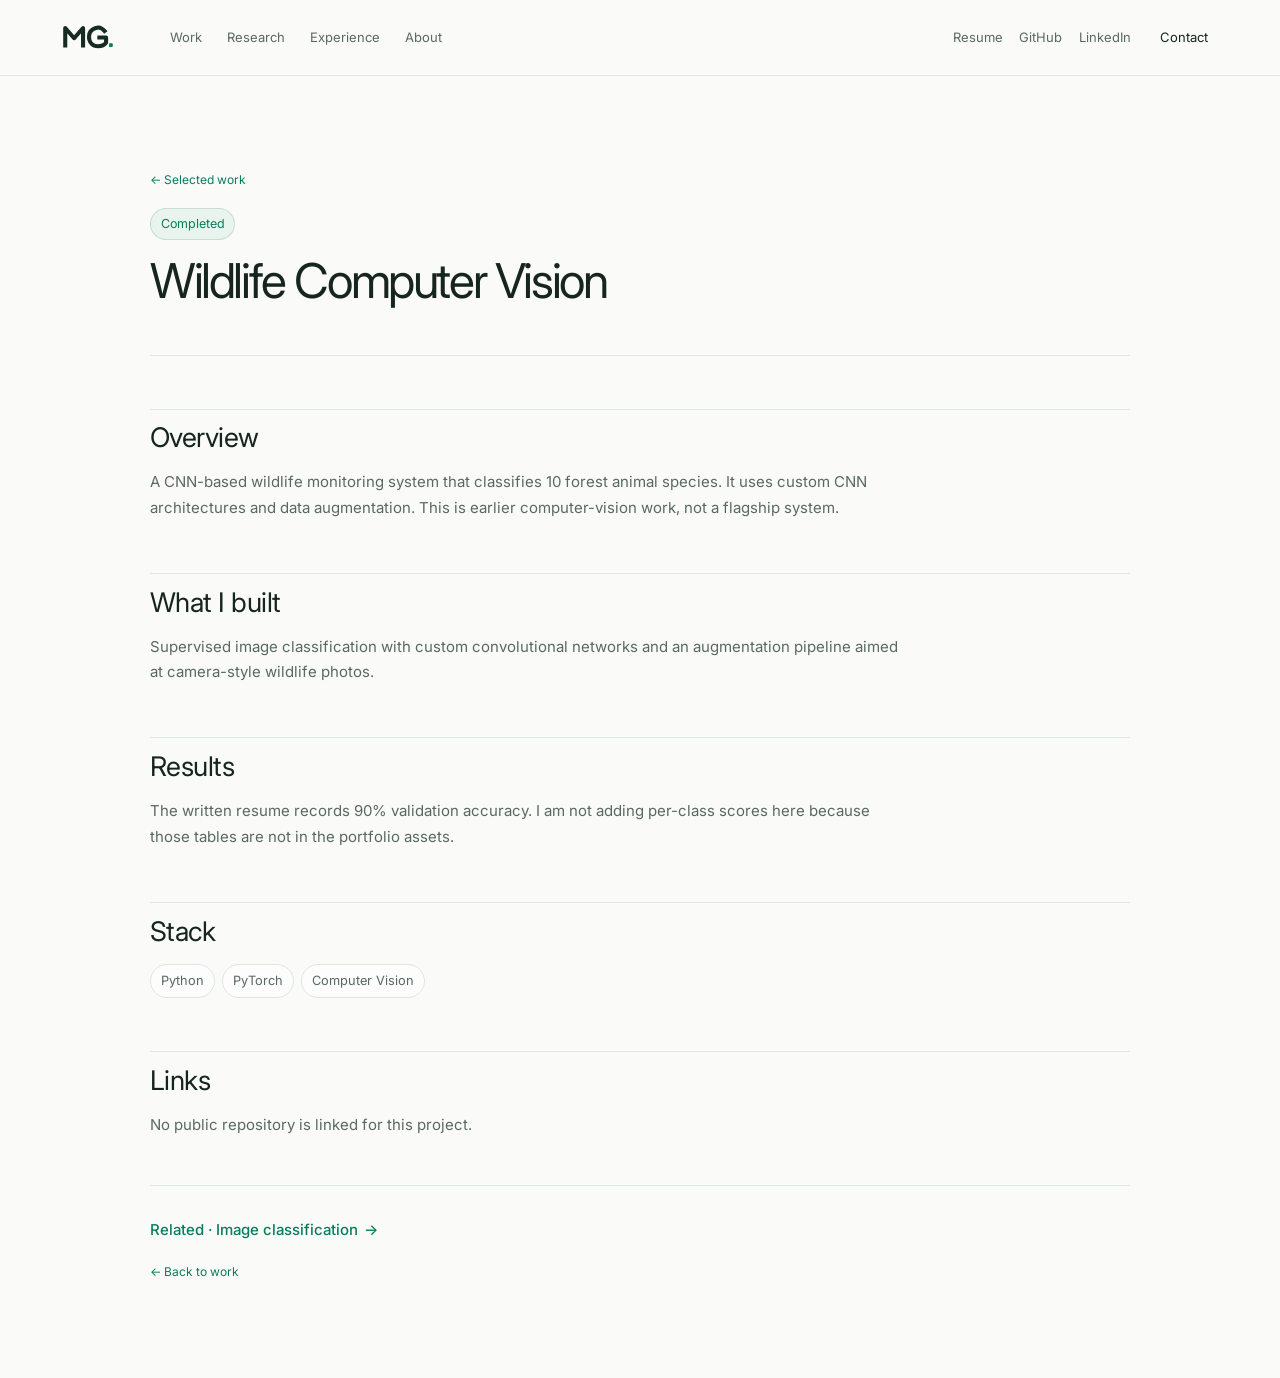
<file: work/wildlife.html>
<!DOCTYPE html>
<html lang="en">
<head>
  <meta charset="UTF-8">
  <meta name="viewport" content="width=device-width, initial-scale=1.0">
  <title>Wildlife Computer Vision | Mortadha Ghnimi</title>
  <meta name="description" content="CNN wildlife monitoring system classifying 10 forest animal species.">
  <link rel="icon" href="../favicon.svg?v=2" type="image/svg+xml">
  <link rel="stylesheet" href="../css/style.css"><link rel="stylesheet" href="../css/portfolio.css?v=15">
  <link href="https://fonts.googleapis.com/css2?family=Inter:wght@400;500;600;700;800&display=swap" rel="stylesheet">
</head>
<body>
  <a class="skip" href="#main">Skip to content</a>
  <header class="nav">
    <a class="nav-brand" href="../index.html" aria-label="Mortadha Ghnimi, home"><img class="brand-mark" src="../assets/brand/mg-monogram.svg" alt="" width="58" height="38"></a>
    <button class="nav-toggle" type="button" aria-label="Open menu" aria-expanded="false"><span></span><span></span></button>
    <div class="nav-panel" id="site-nav">
      <nav class="nav-links" aria-label="Primary">
        <a href="../index.html#work">Work</a>
        <a href="../index.html#research">Research</a>
        <a href="../index.html#experience">Experience</a>
        <a href="../index.html#about">About</a>
      </nav>
      <div class="nav-side">
        <a data-resume-link href="../resume.html">Resume</a>
        <a href="https://github.com/morta00" target="_blank" rel="noopener noreferrer">GitHub</a>
        <a href="https://www.linkedin.com/in/mortadha-ghnimi-021183252/" target="_blank" rel="noopener noreferrer">LinkedIn</a>
        <a class="nav-contact" href="../index.html#contact">Contact</a>
      </div>
    </div>
  </header>
  <main id="main" class="wrap prose">
    <header class="page-hero">
      <a class="back" href="../index.html#work">← Selected work</a>
      <div class="badge-row" style="margin-top:1rem"><span class="badge done">Completed</span></div>
      <h1>Wildlife Computer Vision</h1>
    </header>
    <h2>Overview</h2>
    <p>A CNN-based wildlife monitoring system that classifies 10 forest animal species. It uses custom CNN architectures and data augmentation. This is earlier computer-vision work, not a flagship system.</p>
    <h2>What I built</h2>
    <p>Supervised image classification with custom convolutional networks and an augmentation pipeline aimed at camera-style wildlife photos.</p>
    <h2>Results</h2>
    <p>The written resume records 90% validation accuracy. I am not adding per-class scores here because those tables are not in the portfolio assets.</p>
    <h2>Stack</h2>
    <div class="tech-row"><span class="chip">Python</span><span class="chip">PyTorch</span><span class="chip">Computer Vision</span></div>
    <h2>Links</h2>
    <p>No public repository is linked for this project.</p>
    <div class="related">
      <p><a class="arrow-link" href="kaggle.html">Related · Image classification <span>→</span></a></p>
      <p><a class="back" href="../index.html#work">← Back to work</a></p>
    </div>
  </main>
  <script src="../js/site.config.js"></script>
  <script src="../js/main.js"></script>
</body>
</html>
</file>
<file: css/style.css>
Warning: truncated output (original token count: 34307)
Total output lines: 3445

:root {
  --bg: #f3f0e8;
  --paper: #fbfaf6;
  --paper-2: #efebe2;
  --ink: #141512;
  --muted: #656158;
  --line: rgba(20, 21, 18, 0.12);
  --line-strong: rgba(20, 21, 18, 0.2);
  --green: #0d5b48;
  --green-deep: #10362e;
  --green-soft: #e4efe9;
  --cream: #f7f3e9;
  --white: #fffefa;
  --serif: "Instrument Serif", Georgia, serif;
  --sans: "IBM Plex Sans", system-ui, -apple-system, BlinkMacSystemFont, "Segoe UI", sans-serif;
  --mono: "IBM Plex Mono", ui-monospace, SFMono-Regular, Menlo, monospace;
  --max: 1240px;
  --nav-h: 68px;
  --r-sm: 12px;
  --r-md: 18px;
  --r-lg: 26px;
  --shadow: 0 20px 60px rgba(30, 32, 26, 0.08);
}

* { box-sizing: border-box; }
html { scroll-behavior: smooth; overflow-x: clip; }
section[id] { scroll-margin-top: var(--nav-h); }
body {
  margin: 0;
  color: var(--ink);
  background: var(--bg);
  font-family: var(--sans);
  font-size: 16.5px;
  line-height: 1.6;
  text-rendering: optimizeLegibility;
}
img, video { display: block; max-width: 100%; }
a { color: inherit; }
button, input { font: inherit; }
:focus-visible { outline: 2px solid var(--green); outline-offset: 3px; }

.skip {
  position: absolute; width: 1px; height: 1px; overflow: hidden; clip: rect(0 0 0 0); clip-path: inset(50%); white-space: nowrap;
}
.skip:focus {
  position: fixed; z-index: 100; top: 12px; left: 12px; width: auto; height: auto; clip: auto; clip-path: none;
  padding: .55rem .8rem; background: var(--ink); color: white; border-radius: 8px;
}

.wrap { width: min(var(--max), calc(100% - 3rem)); margin-inline: auto; }
.section { padding: clamp(4.5rem, 7vw, 7rem) 0; }
.section.anchor-section { padding-top: 2.2rem; }
.section-head {
  display: grid; grid-template-columns: minmax(0, 1.2fr) minmax(280px, .8fr); gap: 3rem; align-items: end; margin-bottom: 2.4rem;
}
.section-label, .showcase-kicker, .card-eyebrow, .visual-label, .phase {
  font-family: var(--mono); font-size: .72rem; line-height: 1.35; letter-spacing: .13em; text-transform: uppercase;
}
.section-label { color: var(--green); margin: 0 0 .75rem; }
.section-title {
  font-family: var(--serif); font-weight: 400; font-size: clamp(2.55rem, 5vw, 4.4rem); letter-spacing: -.035em; line-height: .98; margin: 0;
}
.section-lead { color: var(--muted); margin: 0; max-width: 37rem; font-size: 1.04rem; }
.subtitle { color: var(--muted); }

/* Navigation */
.nav {
  position: sticky; top: 0; z-index: 50; height: var(--nav-h); display: flex; align-items: center; gap: 1.25rem;
  padding: 0 max(1.5rem, calc((100vw - var(--max)) / 2));
  background: rgba(243, 240, 232, .88); backdrop-filter: blur(14px); border-bottom: 1px solid transparent;
}
.nav.is-scrolled { background: rgba(243, 240, 232, .96); border-bottom-color: var(--line); }
.nav.is-research,
.nav.is-research.is-scrolled {
  background: rgba(16, 54, 46, .96);
  border-bottom-color: transparent;
  color: var(--cream);
}
.nav.is-research .nav-brand,
.nav.is-research .nav-links a,
.nav.is-research .nav-side a { color: #e7f0ec; }
.nav.is-research .nav-links a:hover,
.nav.is-research .nav-side a:hover,
.nav.is-research .nav-links a.is-current { color: white; }
.nav.is-research .nav-links a.is-current { text-decoration-color: #d7efe6; }
.nav.is-research .nav-contact { border-color: rgba(255,255,255,.32); color: white !important; }
.nav.is-research .nav-toggle { background: transparent; border-color: rgba(255,255,255,.28); }
.nav.is-research .nav-toggle span { background: white; }
.nav-brand { font-weight: 600; text-decoration: none; letter-spacing: -.02em; white-space: nowrap; }
.nav-panel { display: flex; align-items: center; flex: 1; }
.nav-links, .nav-side { display: flex; align-items: center; gap: 1.05rem; }
.nav-links { margin-left: 2rem; }
.nav-side { margin-left: auto; }
.nav-links a, .nav-side a { text-decoration: none; color: var(--muted); font-size: .9rem; }
.nav-links a:hover, .nav-side a:hover, .nav-links a.is-current { color: var(--ink); }
.nav-links a.is-current { text-decoration: underline; text-decoration-color: var(--green); text-underline-offset: 6px; text-decoration-thickness: 1.5px; }
.nav-contact { border: 1px solid var(--line-strong); border-radius: 999px; padding: .35rem .75rem; color: var(--ink) !important; }
.nav-toggle { display: none; margin-left: auto; width: 42px; height: 42px; border: 1px solid var(--line); border-radius: 10px; background: var(--paper); }
.nav-toggle span { display: block; width: 18px; height: 1.5px; background: var(--ink); margin: 5px auto; }

/* Hero */
.hero-shell {
  background:
    radial-gradient(900px 500px at 88% 8%, rgba(13,91,72,.07), transparent 52%),
    var(--bg);
}
.hero {
  display: grid; grid-template-columns: minmax(0, 1.15fr) minmax(360px, .72fr); gap: clamp(3rem, 6vw, 6rem); align-items: center;
  padding: clamp(2.8rem, 6vh, 4.4rem) 0 3rem;
}
.hero-copy { padding-block: .5rem; }
.eyebrow { font-family: var(--mono); color: var(--green); text-transform: uppercase; letter-spacing: .14em; font-size: .75rem; margin: 0 0 1rem; }
.hero h1 {
  font-family: var(--serif); font-weight: 400; font-size: clamp(3.25rem, 6vw, 5.65rem); line-height: .91; letter-spacing: -.046em; margin: 0 0 1.15rem; max-width: 820px;
}
.lede { color: var(--muted); max-width: 680px; font-size: 1.05rem; line-height: 1.62; margin: 0 0 .8rem; }
.domains { margin: 0 0 1rem; font-size: .95rem; }
.domains span { color: var(--green); margin-inline: .28rem; }
.status-line { display: flex; align-items: center; gap: .55rem; margin: 0 0 1.2rem; color: var(--muted); font-size: .82rem; }
.status-line[hidden] { display: none; }
.status-line .dot { width: 7px; height: 7px; border-radius: 50%; background: var(--green); box-shadow: 0 0 0 4px rgba(13,91,72,.11); }
.status-line strong { color: var(--ink); font-size: .77rem; text-transform: uppercase; letter-spacing: .08em; font-weight: 500; }
.actions { display: flex; flex-wrap: wrap; align-items: center; gap: .7rem; }
.btn { display: inline-flex; align-items: center; justify-content: center; min-height: 44px; padding: .58rem 1rem; border-radius: 999px; text-decoration: none; font-size: .9rem; font-weight: 500; border: 1px solid transparent; transition: transform .18s ease, background .18s ease, border-color .18s ease; }
.btn:hover { transform: translateY(-1px); }
.btn-primary { background: var(--ink); color: var(--cream); }
.btn-secondary { border-color: var(--line-strong); background: rgba(255,255,255,.25); }
.text-link { color: var(--muted); text-underline-offset: 4px; font-size: .9rem; }
.text-link:hover { color: var(--ink); }
.hero-media { margin: 0; justify-self: end; width: min(100%, 470px); }
.hero-stage { aspect-ratio: 4 / 5; overflow: hidden; border-radius: 28px; background: var(--green-deep); box-shadow: 0 32px 80px rgba(22,38,32,.14); }
.hero-stage img { width: 100%; height: 100%; object-fit: cover; object-position: 52% 24%; }
.hero-fallback { height: 100%; display: grid; place-content: center; text-align: center; color: white; }
.identity-mark { font-family: var(--serif); font-size: 5rem; margin: 0; }

/* Proof */
.proof {
  display: grid; grid-template-columns: repeat(4, 1fr); background: var(--paper); border: 1px solid var(--line); border-radius: var(--r-md); overflow: hidden;
  margin-bottom: clamp(3rem, 5vw, 5rem); box-shadow: 0 10px 35px rgba(30,32,26,.035);
}
.proof a { display: block; padding: 1.35rem 1.35rem 1.25rem; text-decoration: none; border-right: 1px solid var(--line); transition: background .18s ease; }
.proof a:last-child { border-right: 0; }
.proof a:hover { background: #fffefa; }
.proof strong { display: block; font-family: var(--serif); font-weight: 400; font-size: clamp(2rem, 3vw, 3rem); line-height: 1; letter-spacing: -.03em; }
.proof em { display: block; margin-top: .45rem; font-style: normal; font-weight: 600; font-size: .92rem; }
.proof span { display: block; margin-top: .15rem; color: var(--muted); font-size: .84rem; }

/* Work */
.work-shell { background: var(--paper); border-top: 1px solid var(--line); border-bottom: 1px solid var(--line); }
.filters { display: flex; align-items: center; gap: 1.7rem; margin: 0 0 .25rem; padding: 1rem 0; border-top: 1px solid var(--line); border-bottom: 1px solid var(--line); }
.filter-label { font-family: var(--mono); font-size: .7rem; letter-spacing: .12em; text-transform: uppercase; color: var(--muted); white-space: nowrap; }
.filter-row { display: flex; align-items: center; gap: 1.2rem; overflow-x: auto; scrollbar-width: none; }
.filter-row::-webkit-scrollbar { display: none; }
.filter-btn { appearance: none; border: 0; background: transparent; color: var(--muted); padding: .25rem 0 .35rem; font-size: .88rem; cursor: pointer; white-space: nowrap; position: relative; }
.filter-btn::after { content: ""; position: absolute; left: 0; right: 100%; bottom: 0; height: 1.5px; background: var(--green); transition: right .2s ease; }
.filter-btn:hover { color: var(--ink); }
.filter-btn[aria-pressed="true"] { color: var(--ink); }
.filter-btn[aria-pressed="true"]::after { right: 0; }
.flagship-list { margin-top: .5rem; }
.showcase {
  display: grid; grid-template-columns: minmax(0, .92fr) minmax(0, 1.08fr); gap: clamp(2.5rem, 5vw, 5rem); align-items: center;
  padding: clamp(4rem, 7vw, 6.4rem) 0; border-bottom: 1px solid var(--line);
}
.showcase.reverse .showcase-copy { order: 2; }
.showcase.is-hidden, .card.is-hidden { display: none; }
.showcase-kicker { color: var(--green); display: flex; gap: .65rem; align-items: center; margin: 0 0 .8rem; }
.showcase-kicker span { color: var(--muted); }
.showcase h3 { font-family: var(--serif); font-size: clamp(2.7rem, 4.8vw, 4.8rem); font-weight: 400; line-height: .95; letter-spacing: -.04em; margin: 0 0 .4rem; }
.project-line { margin: 0 0 .8rem; color: var(--muted); font-size: 1.02rem; }
.showcase .subtitle { margin: 0 0 1rem; max-width: 39rem; font-size: 1.03rem; }
.project-points { margin: 1rem 0; padding-left: 1.1rem; }
.project-points li { margin: .28rem 0; }
.tech-row { display: flex; flex-wrap: wrap; gap: .45rem; margin: 1.05rem 0 1.15rem; }
.tech-row span, .chip { border: 1px solid var(--line); background: rgba(255,255,255,.55); border-radius: 999px; padding: .32rem .62rem; font-size: .8rem; color: var(--muted); }
.arrow-link { display: inline-flex; gap: .4rem; align-items: center; color: var(--green); font-weight: 500; text-decoration: none; }
.arrow-link span { display: inline-block; transition: transform .18s ease; }
.arrow-link:hover span { transform: translateX(4px); }
.project-metric { display: flex; align-items: baseline; gap: .7rem; margin: .65rem 0 .8rem; }
.project-metric strong { font-family: var(--serif); font-size: clamp(2.7rem, 5vw, 4.6rem); font-weight: 400; line-height: .9; }
.project-metric span { color: var(--muted); font-size: .88rem; }
.visual-card { position: relative; min-height: 430px; border: 1px solid var(--line); border-radius: var(--r-lg); padding: clamp(1.4rem, 3vw, 2rem); background: var(--white); box-shadow: var(--shadow); overflow: hidden; }
.visual-label { color: var(--muted); margin-bottom: 1.25rem; }
.visual-dark { background: var(--green-deep); color: var(--cream); border-color: transparent; }
.visual-dark .visual-label { color: #bcd6cc; }
.visual-dark p { color: #c9d9d3; }
.agent-flow { display: grid; grid-template-columns: 1fr auto 1fr auto 1fr auto 1fr auto 1fr; align-items: center; gap: .45rem; margin-top: 4.8rem; }
.agent-flow span { padding: .78rem .55rem; text-align: center; border: 1px solid rgba(255,255,255,.2); border-radius: 999px; font-family: var(--mono); font-size: .72rem; }
.agent-flow i { font-style: normal; color: #a7c8bd; }
.agent-tools { display: flex; justify-content: center; gap: .5rem; flex-wrap: wrap; margin: 2rem auto 0; }
.agent-tools span { border: 1px solid rgba(255,255,255,.2); border-radius: 999px; padding: .3rem .6rem; font-size: .78rem; color: #dbe9e4; }
.geo-visual p { position: absolute; left: 2rem; bottom: 1.5rem; margin: 0; font-size: .84rem; }
.commerce-visual { background: linear-gradient(150deg, #fffefa, #edf4f0); }
.commerce-flow { display: grid; width: min(400px, 100%); margin: 1.4rem auto 0; }
.commerce-flow span { text-align: center; padding: .72rem 1rem; background: white; border: 1px solid var(--line); border-radius: 999px; font-size: .88rem; }
.commerce-flow i { text-align: center; font-style: normal; color: var(--green); line-height: 1.25; }
.commerce-visual p { margin: 1.2rem 0 0; text-align: center; color: var(--muted); font-size: .84rem; }
.image-visual { padding: .6rem; display: grid; grid-template-rows: 1fr auto; background: #eae6dc; }
.image-visual img { width: 100%; height: 100%; min-height: 340px; object-fit: cover; object-position: center top; border-radius: 20px; }
.image-visual figcaption { display: flex; justify-content: space-between; gap: 1rem; padding: .9rem .7rem .4rem; color: var(--muted); font-size: .84rem; }
.image-visual figcaption strong { color: var(--ink); }
.autoencoder-visual { display: flex; flex-direction: column; justify-content: space-between; background: linear-gradient(145deg, #f4efe4, #eef4ef); }
.network-line { display: grid; grid-template-columns: repeat(9, auto); justify-content: center; align-items: center; gap: .55rem; margin: 3.6rem auto 2rem; }
.network-line span, .network-line b { min-width: 58px; padding: .7rem .55rem; text-align: center; border-radius: 12px; border: 1px solid var(--line); background: white; font-family: var(--mono); font-size: .74rem; }
.network-line b { background: var(--green); color: white; border-color: var(--green); }
.network-line i { color: var(--muted); font-style: normal; }
.speed-compare { display: grid; grid-template-columns: 1fr auto 1fr; align-items: center; gap: 1rem; }
.speed-compare > div { padding: 1rem; border: 1px solid var(--line); border-radius: 14px; background: rgba(255,255,255,.75); }
.speed-compare small { display: block; color: var(--muted); }
.speed-compare strong { display: block; font-family: var(--serif); font-size: 2rem; font-weight: 400; }
.speed-compare i { font-style: normal; color: var(--muted); }
.speed-compare .accent-box { background: var(--green-deep); color: white; border-color: transparent; }
.speed-compare .accent-box small { color: #c9d9d3; }
.autoencoder-visual > p { margin: 1rem 0 0; color: var(--muted); font-size: .84rem; }

.more-work { padding-top: clamp(4rem, 6vw, 6rem); }
.more-head h3 { font-family: var(--serif); font-weight: 400; font-size: clamp(2rem, 3.5vw, 3rem); line-height: 1; max-width: 650px; margin: 0 0 1.5rem; }
.cards { display: grid; grid-template-columns: repeat(4, 1fr); gap: 1rem; }
.card { min-width: 0; text-decoration: none; background: var(--white); border: 1px solid var(--line); border-radius: var(--r-md); padding: 1rem; transition: transform .2s ease, box-shadow .2s ease, border-color .2s ease; overflow: hidden; }
.card:hover { transform: translateY(-3px); box-shadow: var(--shadow); border-color: var(--line-strong); }
.card-stage, .card-figure, .species-stage {
  margin: -1rem -1rem 1rem; height: 214px; overflow: hidden; border-bottom: 1px solid var(--line);
}
.card-figure { display: grid; place-items: center; background: #f4f1ea; }
.card-figure img { width: 100%; height: 100%; object-fit: contain; object-position: center; padding: .45rem .35rem 0; }
.card-figure.phone {
  place-items: end center;
  background: radial-gradient(130% 90% at 50% 0%, #2a3c42, #121418 68%);
  border-bottom-color: transparent;
}
.card-figure.phone img {
  width: auto; height: 118%; max-width: 158px; padding: 0; margin-top: 16px;
  object-fit: cover; object-position: top center;
  border-radius: 18px 18px 0 0; border: 1px solid rgba(255,255,255,.14); border-bottom: 0;
  box-shadow: 0 18px 36px rgba(0,0,0,.38);
}
.metric-stage {
  display: flex; flex-direction: column; justify-content: flex-end; gap: .15rem;
  padding: 1.1rem 1.15rem; background: linear-gradient(165deg, #1a4d40, #0c2e27); border-bottom: 0; color: white;
}
.metric-stage span { font-family: var(--mono); font-size: .68rem; letter-spacing: .14em; text-transform: uppercase; color: #b7d4c8; }
.metric-stage strong { font-family: var(--serif); font-weight: 400; font-size: 3.4rem; line-height: .9; letter-spacing: -.03em; }
.species-stage {
  display: flex; flex-wrap: wrap; align-content: flex-end; gap: .35rem .4rem;
  padding: 1.1rem 1.15rem; border-bottom: 0;
  background:
    radial-gradient(160px 90px at 88% 12%, rgba(255,255,255,.45), transparent 70%),
    linear-gradient(165deg, #e7f2ec, #d5e6dc);
  color: var(--green-deep);
}
.species-stage b { font-family: var(--serif); font-weight: 400; font-size: 4rem; line-height: .8; width: 100%; }
.species-stage span { font-family: var(--mono); font-size: .68rem; letter-spacing: .12em; text-transform: uppercase; width: 100%; margin-bottom: .35rem; }
.species-stage i { width: 9px; height: 9px; border-radius: 50%; background: var(--green); opacity: .72; }
.card-eyebrow { color: var(--green); margin-bottom: .45rem; }
.card h3 { font-family: var(--serif); font-weight: 400; font-size: 1.65rem; line-height: 1.05; letter-spacing: -.02em; margin: .2rem 0 .5rem; }
.card p { margin: 0; color: var(--muted); font-size: .9rem; }
.metric-card { background: var(--green-deep); color: var(--cream); border-color: transparent; }
.metric-card .card-eyebrow, .metric-card p { color: #c9d9d3; }
.metric-card .card-body, .metric-card h3 { color: white; }
.metric-card h3, .metric-card .card-eyebrow, .metric-card p { margin-left: 0; }
.metric-card .card-eyebrow, .metric-card h3, .metric-card p { padding-inline: 0; }
.species-card { background: #f7f4ee; }

/* Research */
.research-band {
  min-height: calc(100svh + var(--nav-h));
  color: var(--cream);
  background:
    radial-gradient(650px 380px at 85% 20%, rgba(164, 205, 190, .11), transparent 58%),
    linear-gradient(rgba(255,255,255,.035) 1px, transparent 1px),
    linear-gradient(90deg, rgba(255,255,255,.035) 1px, transparent 1px),
    var(--green-deep);
  background-size: auto, 34px 34px, 34px 34px, auto;
}
.research-band .section-label, .research-band .showcase-kicker { color: #bdd9cf; }
.research-band .section-lead, .research-band .subtitle { color: #d4ddd8; }
.research-feature { display: grid; grid-template-columns: .92fr 1.08fr; gap: 3.5rem; align-items: center; padding: 2.2rem 0 4.5rem; }
.research-copy h3 { font-family: var(--serif); font-size: clamp(2.8rem, 5vw, 4.8rem); font-weight: 400; line-height: .94; margin: .3rem 0 .8rem; }
.research-tags { display: flex; flex-wrap: wrap; gap: .5rem; margin-top: 1.2rem; }
.research-tags span { border: 1px solid rgba(255,255,255,.2); border-radius: 999px; padding: .3rem .6rem; font-size: .8rem; color: #dce7e2; }
.research-flow { display: flex; flex-wrap: wrap; align-items: center; gap: .35rem; margin-top: 1.5rem; }
.research-flow span { font-family: var(--mono); font-size: .72rem; padding: .35rem .55rem; border: 1px solid rgba(255,255,255,.16); border-radius: 8px; }
.research-flow i { font-style: normal; color: #a8c9bd; }
.research-media { display: grid; grid-template-columns: 1.15fr .85fr; gap: .75rem; }
.research-media img { width: 100%; height: 360px; object-fit: cover; border-radius: 18px; border: 1px solid rgba(255,255,255,.12); }
.publication-shell { background: var(--paper); border-top: 1px solid var(--line); }
.publication { display: grid; grid-template-columns: 220px 1fr; gap: 2rem; align-items: start; color: var(--ink); padding-top: .4rem; }
.pub-year { font-family: var(--mono); font-size: .72rem; letter-spacing: .12em; color: var(--green); }
.pub-content h3 { font-family: var(--serif); font-weight: 400; font-size: clamp(1.8rem, 3vw, 2.7rem); line-height: 1.07; letter-spacing: -.025em; margin: .2rem 0 .55rem; }
.authors { margin: 0 0 .65rem; color: var(--muted); }
.pub-content .subtitle { margin: 0 0 .8rem; }

/* Experience */
.experience-shell { background: var(--bg); }
.journey { list-style: none; display: grid; grid-template-columns: repeat(3, 1fr); margin: 1rem 0 0; padding: 0; border-top: 1px solid var(--line); }
.journey li { position: relative; padding: 2.2rem 2rem 1rem 0; min-height: 330px; border-right: 1px solid var(--line); }
.journey li + li { padding-left: 2rem; }
.journey li:last-child { border-right: 0; padding-right: 0; }
.journey-step { font-family: var(--serif); font-size: 3.6rem; line-height: 1; color: #c9c3b8; margin-bottom: 2.2rem; }
.journey .phase { color: var(--green); margin: 0 0 .55rem; }
.journey h3 { font-family: var(--serif); font-weight: 400; font-size: 2rem; line-height: 1.02; margin: 0; }
.where { color: var(--muted); margin: .25rem 0 .7rem; }
.journey p { max-width: 31rem; }
.keywords { color: var(--muted); font-size: .9rem; }
.journey .is-current .journey-step { color: var(--green); }

/* About */
.about-shell { background: var(--paper); border-top: 1px solid var(--line); }
.about-grid { display: grid; grid-template-columns: 280px 1fr; gap: 3.2rem; align-items: start; }
.about-photo-wrap { border-radius: 22px; overflow: hidden; background: var(--green-deep); }
.about-photo { width: 100%; height: auto; aspect-ratio: 4 / 5; object-fit: cover; object-position: 51% 24%; }
.about-grid p:not(.section-label) { max-width: 700px; color: var(--muted); font-size: 1.05rem; }
.capabilities { display: grid; grid-template-columns: repeat(3, 1fr); gap: .85rem; margin-top: 3.6rem; }
.cap { padding: 1.15rem 1.2rem 1.2rem; border-radius: 18px; background: linear-gradient(180deg, #fffefa, #f3efe6); border: 1px solid var(--line); }
.cap span { display: block; font-family: var(--serif); font-size: 1.35rem; line-height: 1; color: var(--green); margin-bottom: .45rem; }
.cap h4 { font-family: var(--serif); font-weight: 400; font-size: 1.45rem; letter-spacing: -.02em; margin: 0; color: var(--ink); }
.cap ul { display: flex; flex-wrap: wrap; gap: .4rem; list-style: none; padding: 0; margin: .85rem 0 0; }
.cap li { font-size: .84rem; color: var(--ink); background: rgba(255,255,255,.72); border: 1px solid var(--line); border-radius: 999px; padding: .22rem .55rem; }
.recognition { margin-top: 4rem; }
.recognition-grid { display: grid; grid-template-columns: repeat(5, 1fr); border-top: 1px solid var(--line); }
.recognition-grid > div { padding: 1rem 1rem 0 0; }
.recognition-grid strong { display: block; font-family: var(--serif); font-size: 1.55rem; font-weight: 400; }
.recognition-grid span { display: block; color: var(--muted); font-size: .82rem; line-height: 1.35; }

/* Contact */
.contact-shell { background: var(--paper); }
.contact { background: var(--green-deep); color: var(--cream); border-radius: 28px; padding: clamp(2.2rem, 5vw, 4.2rem); }
.contact .section-label { color: #b9d5ca; }
.contact h2 { font-family: var(--serif); font-size: clamp(3rem, 6vw, 5.6rem); line-height: .92; font-weight: 400; letter-spacing: -.04em; margin: 0 0 1rem; max-width: 900px; }
.contact > p:not(.section-label) { color: #d5dfdb; max-width: 650px; font-size: 1.05rem; margin-bottom: 1.4rem; }
.btn-light { background: var(--cream); color: var(--ink); }
.btn-dark-ghost { color: var(--cream); border-color: rgba(255,255,255,.22); }
.footer { display: flex; justify-content: space-between; gap: 1rem; padding: 1.4rem 0 2.4rem; color: var(--muted); font-size: .88rem; }
.footer p { margin: 0; }

/* Case studies and resume */
.prose { width: min(880px, calc(100% - 3rem)); margin: 0 auto; padding-bottom: 5rem; }
.page-hero { padding: 3rem 0 1.4rem; border-bottom: 1px solid var(--line); }
.page-hero h1 { font-family: var(--serif); font-weight: 400; font-size: clamp(3rem, 6vw, 5rem); line-height: .95; letter-spacing: -.04em; margin: .5rem 0 .75rem; }
.page-hero .subtitle { font-size: 1.08rem; max-width: 760px; }
.back { color: var(--muted); text-decoration: none; font-size: .88rem; }
.badge-row { display: flex; gap: .5rem; }
.badge { display: inline-block; border: 1px solid var(--line); border-radius: 999px; padding: .3rem .6rem; font-size: .78rem; color: var(--muted); }
.badge.done { background: var(--green-soft); color: var(--green); border-color: rgba(13,91,72,.15); }
.metrics { display: grid; grid-template-columns: repeat(3, 1fr); gap: .8rem; margin-top: 1.3rem; }
.metrics > div { padding: 1rem; border: 1px solid var(--line); border-radius: 14px; background: var(--paper); }
.metrics strong { display: block; font-family: var(--serif); font-weight: 400; font-size: 2rem; line-height: 1; }
.metrics span { display: block; margin-top: .3rem; color: var(--muted); font-size: .8rem; }
.prose h2 { font-family: var(--serif); font-weight: 400; font-size: 2rem; letter-spacing: -.02em; margin: 2.6rem 0 .65rem; padding-top: 1.2rem; border-top: 1px solid var(--line); }
.prose p, .prose li { color: #3f3d38; }
.prose ul { padding-left: 1.25rem; }
.diagram, .perf, .metric-panel { background: var(--paper); border: 1px solid var(--line); border-radius: var(--r-md); padding: 1.2rem; }
.flow { display: grid; gap: .5rem; }
.flow-step { padding: .7rem .85rem; background: white; border: 1px solid var(--line); border-radius: 10px; }
.flow-step b { color: var(--green); margin-right: .5rem; font-family: var(--mono); font-size: .72rem; }
.bar-label { display: flex; justify-content: space-between; font-size: .82rem; color: var(--muted); margin: .65rem 0 .2rem; }
.track { height: 12px; background: #ded9ce; border-radius: 999px; overflow: hidden; }
.track i { display: block; height: 100%; background: #8f8a7e; border-radius: inherit; }
.track.accent i { width: 100%; background: var(--green); }
.gallery { display: grid; grid-template-columns: repeat(3, 1fr); gap: .7rem; }
.gallery figure { margin: 0; }
.gallery img { border-radius: 12px; border: 1px solid var(--line); background: white; }
.gallery figcaption { color: var(--muted); font-size: .78rem; margin-top: .3rem; }
.video-wrap video { width: 100%; border-radius: 14px; background: #111; }
.related { margin-top: 3rem; padding-top: 1rem; border-top: 1px solid var(--line); }

.resume { width: min(900px, calc(100% - 3rem)); margin: 0 auto; padding-bottom: 4rem; }
.resume header h1 { font-family: var(--serif); font-weight: 400; font-size: 3rem; margin: 0; }
.resume h2 { font-size: .75rem; letter-spacing: .12em; text-transform: uppercase; border-bottom: 1px solid var(--line); padding-bottom: .35rem; margin-top: 1.7rem; }
.resume ul { padding-left: 1.1rem; }

/* Dialog */
dialog.intro-modal { border: 0; padding: 0; background: transparent; max-width: min(520px, 92vw); }
dialog.intro-modal::backdrop { background: rgba(20,21,18,.75); }
dialog.intro-modal video { width: 100%; border-radius: 16px; background: #111; }
.intro-close { position: absolute; right: .4rem; top: -2.2rem; border: 0; background: transparent; color: white; cursor: pointer; }

/* Motion */
.reveal { animation: rise .42s ease both; }
@keyframes rise { from { opacity: 0; transform: translateY(10px); } to { opacity: 1; transform: none; } }

@media (max-width: 1100px) {
  .nav-links { margin-left: 1rem; }
  .nav-links, .nav-side { gap: .75rem; }
  .nav-links a, .nav-side a { font-size: .84rem; }
  .cards { grid-template-columns: repeat(2, 1fr); }
  .recognition-grid { grid-template-columns: repeat(3, 1fr); gap: .8rem; }
}

@media (max-width: 920px) {
  .wrap { width: min(var(--max), calc(100% - 2rem)); }
  .nav { padding-inline: 1rem; }
  .nav-toggle { display: inline-block; }
  .nav-panel { display: none; position: absolute; top: var(--nav-h); left: 0; right: 0; background: rgba(251,250,246,.98); border-bottom: 1px solid var(--line); padding: 1rem; flex-direction: column; align-items: stretch; gap: 1rem; }
  .nav.is-open .nav-panel { display: flex; }
  .nav-links, .nav-side { margin: 0; flex-direction: column; align-items: flex-start; gap: .8rem; }
  .hero { grid-template-columns: 1fr; gap: 2rem; padding-top: 2.4rem; }
  .hero-media { justify-self: start; width: min(480px, 100%); }
  .proof { grid-template-columns: 1fr 1fr; }
  .proof a:nth-child(2) { border-right: 0; }
  .proof a:nth-child(-n+2) { border-bottom: 1px solid var(--line); }
  .section-head { grid-template-columns: 1fr; gap: 1rem; }
  .filters { display: block; }
  .filter-label { display: block; margin-bottom: .65rem; }
  .showcase, .showcase.reverse, .research-feature { grid-template-columns: 1fr; }
  .about-grid { grid-template-columns: 168px 1fr; gap: 1.15rem; align-items: start; }
  .showcase.reverse .showcase-copy { order: 0; }
  .visual-card { min-height: 360px; }
  .research-media { max-width: 700px; }
  .publication { grid-template-columns: 1fr; }
  .journey { grid-template-columns: 1fr; border-top: 0; }
  .journey li, .journey li + li { padding: 1.8rem 0 1.8rem 1.8rem; border-right: 0; border-left: 1px solid var(--line); min-height: 0; }
  .journey li::before { content: ""; position: absolute; width: 9px; height: 9px; border-radius: 50%; background: var(--paper); border: 1.5px solid var(--green); left: -5px; top: 2.2rem; }
  .journey .is-current::before { background: var(--green); }
  .journey-step { font-size: 2.5rem; margin-bottom: .7rem; }
  .nav.is-research .nav-panel { background: rgba(16, 54, 46, .98); border-bottom-color: transparent; }
  .capabilities { grid-template-columns: repeat(2, 1fr); }
}

@media (max-width: 620px) {
  body { font-size: 16px; }
  .wrap, .prose, .resume { width: calc(100% - 1.4rem); }
  .section { padding: 4rem 0; }
  .hero { padding-top: 1.7rem; }
  .hero h1 { font-size: clamp(3rem, 15vw, 4.2rem); }
  .domains { line-height: 1.8; }
  .status-line { display: grid; grid-template-columns: 12px 1fr; gap: .05rem .5rem; }
  .status-line .dot { grid-row: 1 / span 2; }
  .proof { grid-template-columns: 1fr; }
  .proof a { border-right: 0 !important; border-bottom: 1px solid var(--line); }
  .proof a:last-child { border-bottom: 0; }
  .filter-row { gap: 1rem; }
  .showcase { padding: 3.5rem 0; }
  .visual-card { min-height: 310px; padding: 1.1rem; }
  .agent-flow { grid-template-columns: 1fr; margin-top: 1rem; }
  .agent-flow i { transform: rotate(90deg); text-align: center; }
  .commerce-flow { margin-top: .5rem; }
  .network-line { grid-template-columns: 1fr; margin: 1rem auto; }
  .network-line i { transform: rotate(90deg); text-align: center; }
  .speed-compare { grid-template-columns: 1fr; }
  .speed-compare > i { transform: rotate(90deg); text-align: center; }
  .cards { grid-template-columns: 1fr; }
  .research-media { grid-template-columns: 1fr; }
  .research-media img { height: 240px; }
  .publication { padding: 1.25rem; }
  .about-grid { gap: 2rem; }
  .about-photo-wrap { max-width: none; }
  .capabilities, .recognition-grid { grid-template-columns: 1fr; }
  .contact { border-radius: 20px; }
  .footer { flex-direction: column; align-items: flex-start; }
  .metrics, .gallery { grid-template-columns: 1fr; }
}

@media (prefers-reduced-motion: reduce) {
  html { scroll-behavior: auto; }
  *, *::before, *::after { animation-duration: .01ms !important; animation-iteration-count: 1 !important; transition-duration: .01ms !important; }
}

/* Case-study utility classes used across existing pages */
.badge.progress { background: #f3ead8; color: #77581b; border-color: rgba(119,88,27,.16); }
.note { margin: 1rem 0; padding: .8rem 1rem; border-left: 2px solid var(--green); background: rgba(13,91,72,.04); color: var(--muted) !important; }
.side-tools { display: flex; flex-wrap: wrap; gap: .45rem; margin-top: 1rem; }
.pair { display: grid; grid-template-columns: 1fr 1fr; gap: .8rem; }
.figure-card { margin: 0 0 1rem; overflow: hidden; border: 1px solid var(--line); border-radius: var(--r-md); background: var(--paper); }
.figure-card img { width: 100%; height: auto; }
.figure-card figcaption { padding: .7rem .85rem .8rem; color: var(--muted); font-size: .82rem; }
.bars .track { margin-bottom: .7rem; }
@media (max-width: 620px) { .pair { grid-template-columns: 1fr; } }

/* =========================================================
   Clean recruiter edition :  editorial middle section
   ========================================================= */
.clean-section { padding: clamp(5rem, 7vw, 7.5rem) 0; }
.clean-section-head { margin-bottom: clamp(2.4rem, 5vw, 4rem); }
.clean-section-head > .section-label { margin-bottom: .9rem; }
.clean-title-row { display: grid; grid-template-columns: minmax(0, 1.15fr) minmax(280px, .65fr); gap: 3rem; align-items: end; }
.clean-title-row h2,
.clean-about-top h2 {
  margin: 0;
  font-family: var(--serif);
  font-weight: 400;
  letter-spacing: -.045em;
  line-height: .93;
  font-size: clamp(3.1rem, 6vw, 5.6rem);
}
.clean-title-row > p { margin: 0; color: var(--muted); max-width: 34rem; font-size: 1rem; }

.clean-proof { margin-top: 0; margin-bottom: clamp(3.5rem, 6vw, 6rem); border-radius: 0; border-left: 0; border-right: 0; box-shadow: none; background: transparent; }
.clean-proof a { padding: 1.45rem 1.1rem; background: transparent; }
.clean-proof a:first-child { padding-left: 0; }
.clean-proof a:last-child { padding-right: 0; }
.clean-proof a:hover { background: transparent; }
.clean-proof strong { font-size: clamp(2.25rem, 3.4vw, 3.4rem); }

.clean-work-shell { background: var(--paper); border-top: 1px solid var(--line); border-bottom: 1px solid var(--line); }
.clean-filter-bar { display: flex; align-items: center; gap: 2rem; padding: .85rem 0; border-top: 1px solid var(--line); border-bottom: 1px solid var(--line); margin-bottom: .4rem; }
.clean-filter-bar > span { font-family: var(--mono); font-size: .68rem; letter-spacing: .13em; text-transform: uppercase; color: var(--muted); }
.clean-filter-bar .filter-row { gap: 1.45rem; }
.clean-filter-bar .filter-btn { font-size: .86rem; }

.clean-projects { border-top: 0; }
.clean-project {
  display: grid;
  grid-template-columns: minmax(0, .88fr) minmax(0, 1.12fr);
  gap: clamp(2.5rem, 5.5vw, 5.5rem);
  align-items: center;
  min-height: min(760px, 78svh);
  padding: clamp(4.2rem, 7vw, 7rem) 0;
  border-bottom: 1px solid var(--line);
}
.clean-project.is-hidden,
.clean-more-card.is-hidden { display: none; }
.clean-project:nth-child(even) .clean-project-copy { order: 2; }
.clean-project-meta { margin: 0 0 .8rem; color: var(--green); font-family: var(--mono); font-size: .7rem; line-height: 1.4; letter-spacing: .12em; text-transform: uppercase; }
.clean-project h3 { margin: 0; font-family: var(--serif); font-size: clamp(3rem, 5.6vw, 5.6rem); font-weight: 400; line-height: .91; letter-spacing: -.047em; }
.clean-project-subtitle { margin: .5rem 0 1rem; color: var(--muted); font-size: 1.02rem; }
.clean-project-desc { margin: 0; max-width: 39rem; color: var(--muted); font-size: 1.03rem; }
.clean-project-facts { display: grid; gap: .2rem; margin: 1.45rem 0 0; }
.clean-project-facts span { display: block; padding: .4rem 0; border-bottom: 1px solid var(--line); font-size: .9rem; }
.clean-project-facts span:last-child { border-bottom: 0; }
.clean-project-bottom { display: flex; gap: 1rem; justify-content: space-between; align-items: end; margin-top: 1.5rem; }
.clean-tags { display: flex; flex-wrap: wrap; gap: .45rem; }
.clean-tags span { font-family: var(--mono); font-size: .7rem; color: var(--muted); }
.clean-tags span + span::before { content: "·"; margin-right: .45rem; color: var(--line-strong); }
.clean-case-link { display: inline-flex; align-items: center; gap: .45rem; white-space: nowrap; color: var(--ink); text-decoration: none; font-weight: 500; font-size: .9rem; }
.clean-case-link span { transition: transform .18s ease; }
.clean-case-link:hover span { transform: translate(3px, -2px); }

.clean-project-visual { min-height: 470px; border: 1px solid var(--line); border-radius: 28px; padding: clamp(1.5rem, 3vw, 2.2rem); background: var(--white); box-shadow: 0 24px 70px rgba(25, 28, 22, .07); overflow: hidden; }
.clean-dark { background: var(--green-deep); color: var(--cream); border-color: rgba(255,255,255,.08); }
.clean-dark .visual-label { color: #bdd6cd; }
.visual-note { margin: 0; color: var(--muted); font-size: .82rem; }
.clean-dark .visual-note { color: #c5d7d0; }
.geo-clean { display: flex; flex-direction: column; justify-content: space-between; }
.clean-flow { display: grid; grid-template-columns: repeat(9, auto); gap: .42rem; justify-content: center; align-items: center; margin: 7.3rem auto 1.8rem; }
.clean-flow span { border: 1px solid rgba(255,255,255,.22); border-radius: 999px; padding: .62rem .72rem; font-family: var(--mono); font-size: .68rem; }
.clean-flow i { color: #a5c8bb; font-style: normal; }
.clean-mini-tags { display: flex; justify-content: center; gap: .45rem; flex-wrap: wrap; }
.clean-mini-tags span { padding: .25rem .55rem; border: 1px solid rgba(255,255,255,.16); border-radius: 999px; font-size: .72rem; color: #dbe7e2; }
.geo-clean .visual-note { text-align: left; }

.commerce-clean { display: flex; flex-direction: column; justify-content: space-between; background: linear-gradient(150deg, #fffefa 0%, #f2f5f1 100%); }
.clean-stack-flow { display: grid; width: min(410px, 100%); margin: 2.2rem auto; }
.clean-stack-flow span { text-align: center; padding: .68rem 1rem; border: 1px solid var(--line); border-radius: 999px; background: rgba(255,255,255,.78); font-size: .87rem; }
.clean-stack-flow i { font-style: normal; text-align: center; color: var(--green); line-height: 1.2; }
.commerce-clean .visual-note { text-align: center; }

.clean-highlight { display: flex; align-items: baseline; gap: .65rem; margin: 1.15rem 0 .4rem; }
.clean-highlight strong { font-family: var(--serif); font-size: clamp(3rem, 5vw, 5rem); font-weight: 400; line-height: .85; letter-spacing: -.04em; }
.clean-highlight span { color: var(--muted); font-size: .86rem; }
.leaderboard-clean { margin: 0; display: grid; grid-template-rows: 1fr auto; padding: .65rem; background: #ebe7de; }
.leaderboard-clean img { width: 100%; height: 100%; min-height: 390px; object-fit: cover; object-position: center top; border-radius: 22px; }
.leaderboard-clean figcaption { display: flex; justify-content: space-between; gap: 1rem; padding: .8rem .5rem .2rem; color: var(--muted); font-size: .8rem; }
.leaderboard-clean figcaption strong { color: var(--ink); }

.auto-clean { display: flex; flex-direction: column; justify-content: space-between; background: linear-gradient(145deg, #f5f0e6, #edf3ee); }
.clean-network { display: grid; grid-template-columns: repeat(9, auto); gap: .45rem; justify-content: center; align-items: center; margin: 5.2rem auto 2rem; }
.clean-network span, .clean-network b { min-width: 54px; padding: .62rem .5rem; border: 1px solid var(--line); background: white; border-radius: 12px; text-align: center; font-family: var(--mono); font-size: .68rem; }
.clean-network b { background: var(--green); color: white; border-color: var(--green); }
.clean-network i { color: var(--muted); font-style: normal; }
.clean-speed { display: grid; grid-template-columns: 1fr auto 1fr; gap: .8rem; align-items: center; }
.clean-speed > div { border: 1px solid var(--line); border-radius: 16px; padding: 1rem; background: rgba(255,255,255,.7); }
.clean-speed small { display: block; color: var(--muted); }
.clean-speed strong { display: block; font-family: var(--serif); font-size: 2rem; font-weight: 400; }
.clean-speed i { font-style: normal; color: var(--muted); }
.clean-speed .accent-speed { background: var(--green-deep); color: white; border-color: transparent; }
.clean-speed .accent-speed small { color: #cbdad5; }

.clean-more { padding-top: clamp(4.5rem, 7vw, 6.5rem); }
.clean-more-head { display: flex; justify-content: space-between; align-items: end; gap: 2rem; margin-bottom: 1.6rem; }
.clean-more-head h3 { margin: 0; max-width: 650px; font-family: var(--serif); font-size: clamp(2.2rem, 4vw, 3.5rem); font-weight: 400; line-height: .95; }
.clean-more-grid { display: grid; grid-template-columns: repeat(3, 1fr); gap: 1px; background: var(--line); border: 1px solid var(--line); }
.clean-more-card { min-width: 0; min-height: 240px; padding: 1.45rem; background: var(--paper); text-decoration: none; transition: background .18s ease; }
.clean-more-card:hover { background: var(--white); }
.clean-more-card .more-top { color: var(--green); font-family: var(--mono); font-size: .68rem; text-transform: uppercase; letter-spacing: .12em; }
.clean-more-card > strong { display: block; font-family: var(--serif); font-size: 2.9rem; font-weight: 400; line-height: 1; margin: 2.1rem 0 .5rem; }
.clean-more-card h4 { margin: .9rem 0 .55rem; font-family: var(--serif); font-size: 1.7rem; font-weight: 400; line-height: 1; }
.clean-more-card p { margin: 0; color: var(--muted); font-size: .88rem; }
.more-arrow { display: inline-block; margin-top: 2rem; font-size: .86rem; }

.clean-research { background: var(--green-deep); color: var(--cream); }
.clean-research .clean-section { padding-top: clamp(5.5rem, 8vw, 8rem); padding-bottom: clamp(5.5rem, 8vw, 8rem); }
.clean-research .section-label { color: #b7d2c8; }
.clean-research .clean-title-row > p { color: #d3ded9; }
.clean-research-grid { display: grid; grid-template-columns: minmax(0, 1.35fr) minmax(330px, .65fr); gap: 1.2rem; align-items: stretch; }
.clean-research-main, .clean-publication { border: 1px solid rgba(255,255,255,.13); border-radius: 28px; padding: clamp(1.5rem, 3vw, 2.25rem); background: rgba(255,255,255,.035); }
.light-meta { color: #bdd7ce; }
.clean-research-main h3, .clean-publication h3 { font-family: var(--serif); font-size: clamp(2.8rem, 5vw, 4.8rem); font-weight: 400; line-height: .92; letter-spacing: -.04em; margin: .5rem 0 .8rem; }
.clean-research-main > p:not(.clean-project-meta), .clean-publication > p { color: #d0ddd7; }
.clean-research-media { display: grid; grid-template-columns: 1.2fr .8fr; gap: .7rem; margin-top: 1.5rem; }
.clean-research-media img { width: 100%; height: 330px; object-fit: cover; border-radius: 18px; border: 1px solid rgba(255,255,255,.1); }
.clean-research-tags { display: flex; flex-wrap: wrap; gap: .45rem; margin-top: 1.1rem; }
.clean-research-tags span { padding: .28rem .52rem; border: 1px solid rgba(255,255,255,.18); border-radius: 999px; font-size: .75rem; color: #dce8e3; }
.clean-publication { display: flex; flex-direction: column; justify-content: space-between; }
.clean-publication h3 { font-size: clamp(2.4rem, 4vw, 3.9rem); }
.clean-publication .pub-title { margin-top: 0; color: #eef4f1; }
.pub-authors { font-size: .9rem; }
.light-link { color: #f4f7f5; margin-top: 1rem; }

.clean-experience { background: var(--bg); }
.career-story { border-top: 1px solid var(--line); }
.career-story article { display: grid; grid-template-columns: 120px minmax(260px, .8fr) minmax(0, 1.2fr); gap: clamp(1.5rem, 4vw, 4rem); padding: 2rem 0; border-bottom: 1px solid var(--line); align-items: start; }
.career-year { font-family: var(--serif); font-size: 2.3rem; line-height: 1; }
.career-role p { margin: 0 0 .35rem; font-family: var(--mono); font-size: .66rem; letter-spacing: .12em; text-transform: uppercase; color: var(--green); }
.career-role h3 { margin: 0 0 .25rem; font-family: var(--serif); font-size: 2.1rem; font-weight: 400; line-height: 1; }
.career-role span { color: var(--muted); font-size: .86rem; }
.career-copy p { margin: 0 0 .75rem; color: var(--muted); max-width: 42rem; }
.career-copy a { color: var(--green); text-decoration: none; font-size: .86rem; }
.career-current { background: linear-gradient(90deg, rgba(13,91,72,.035), transparent 60%); }

.clean-about { background: var(--paper); border-top: 1px solid var(--line); }
.clean-about-top { display: grid; grid-template-columns: minmax(0, .85fr) minmax(0, 1.15fr); gap: clamp(3rem, 6vw, 6rem); align-items: start; }
.clean-about-copy { padding-top: 2.35rem; }
.clean-about-copy p { margin: 0 0 1rem; color: var(--muted); font-size: 1.05rem; max-width: 44rem; }
.clean-capabilities { margin-top: 4rem; border-top: 1px solid var(--line); }
.clean-capabilities > div { display: grid; grid-template-columns: 200px 1fr; gap: 2rem; padding: 1rem 0; border-bottom: 1px solid var(--line); }
.clean-capabilities span { font-family: var(--mono); color: var(--green); font-size: .7rem; text-transform: uppercase; letter-spacing: .11em; }
.clean-capabilities p { margin: 0; color: var(--muted); }
.clean-recognition { margin-top: 3rem; display: grid; grid-template-columns: 200px 1fr; gap: 2rem; align-items: start; }
.clean-recognition span { font-family: var(--mono); color: var(--green); font-size: .7rem; text-transform: uppercase; letter-spacing: .11em; }
.clean-recognition p { margin: 0; color: var(--muted); }

/* Simplify case-study pages while preserving content. */
.prose { max-width: 980px; padding-top: 2.4rem; padding-bottom: 5rem; }
.page-hero { padding: 1.8rem 0 2rem; border-bottom: 1px solid var(--line); margin-bottom: 2.6rem; }
.page-hero h1 { font-family: var(--serif); font-size: clamp(4rem, 8vw, 7rem); line-height: .88; font-weight: 400; letter-spacing: -.05em; margin: 1.2rem 0 .5rem; }
.prose h2 { margin-top: 3.3rem; padding-top: .8rem; border-top: 1px solid var(--line); font-family: var(--serif); font-size: 2.1rem; font-weight: 400; }
.prose p, .prose li { max-width: 760px; color: var(--muted); }
.prose .diagram { margin-top: 1.3rem; }

@media (max-width: 980px) {
  .clean-title-row, .clean-project, .clean-research-grid, .clean-about-top { grid-template-columns: 1fr; }
  .clean-project { min-height: 0; gap: 2.2rem; }
  .clean-project:nth-child(even) .clean-project-copy { order: 0; }
  .clean-project-visual { min-height: 400px; }
  .clean-more-grid { grid-template-columns: 1fr; }
  .career-story article { grid-template-columns: 100px 1fr; }
  .career-copy { grid-column: 2; }
}

@media (max-width: 700px) {
  .clean-section { padding: 4rem 0; }
  .clean-title-row h2, .clean-about-top h2 { font-size: clamp(2.9rem, 14vw, 4.2rem); }
  .clean-filter-bar { align-items: flex-start; gap: 1rem; }
  .clean-filter-bar > span { padding-top: .35rem; }
  .clean-project { padding: 3.8rem 0; }
  .clean-project h3 { font-size: clamp(3rem, 15vw, 4.4rem); }
  .clean-project-bottom { align-items: flex-start; flex-direction: column; }
  .clean-project-visual { min-height: 340px; border-radius: 20px; }
  .clean-flow { grid-template-columns: 1fr; margin: 2rem 0 1rem; }
  .clean-flow i { transform: rotate(90deg); text-align: center; }
  .clean-network { transform: scale(.88); transform-origin: center; }
  .leaderboard-clean img { min-height: 280px; }
  .clean-research-media { grid-template-columns: 1fr; }
  .clean-research-media img { height: 250px; }
  .career-story article { grid-template-columns: 1fr; gap: .8rem; }
  .career-copy { grid-column: 1; }
  .career-year { font-size: 1.8rem; }
  .clean-capabilities > div, .clean-recognition { grid-template-columns: 1fr; gap: .4rem; }
  .clean-proof { grid-template-columns: repeat(2, 1fr); }
  .clean-proof a:nth-child(2) { border-right: 0; }
  .clean-proof a:nth-child(-n+2) { border-bottom: 1px solid var(--line); }
  .clean-proof a:first-child { padding-left: 1.1rem; }
  .clean-proof a:last-child { padding-right: 1.1rem; }
}

/* What I build */
.build-strip { background: var(--paper); border-top: 1px solid var(--line); border-bottom: 1px solid var(--line); }
.build-grid { display: grid; grid-template-columns: 1.25fr repeat(3, .75fr); gap: 0; padding: 2.8rem 0; }
.build-intro { padding-right: 2.2rem; }
.build-intro h2 { font-family: var(--serif); font-size: clamp(2.3rem, 4vw, 3.8rem); font-weight: 400; line-height: .96; letter-spacing: -.035em; margin: 0 0 .8rem; }
.build-intro > p:last-child { color: var(--muted); max-width: 33rem; margin: 0; }
.build-pillar { border-left: 1px solid var(--line); padding: .15rem 1.5rem 0; }
.build-pillar > span { font-family: var(--mono); color: var(--green); font-size: .68rem; letter-spacing: .12em; }
.build-pillar h3 { font-family: var(--serif); font-size: 1.65rem; font-weight: 400; line-height: 1; margin: 2.4rem 0 .65rem; }
.build-pillar p { color: var(--muted); font-size: .9rem; margin: 0; }

/* Career fair AI challenge */
.challenge-shell { background: var(--bg); padding: clamp(4.5rem, 7vw, 7rem) 0; border-top: 1px solid var(--line); }
.challenge-card { display: grid; grid-template-columns: minmax(0, 1fr) minmax(360px, .82fr); gap: clamp(2.5rem, 6vw, 6rem); align-items: center; background: var(--paper); border: 1px solid var(--line); border-radius: 32px; padding: clamp(2rem, 5vw, 4.5rem); box-shadow: 0 18px 55px rgba(30,32,26,.05); }
.challenge-copy h2 { font-family: var(--serif); font-size: clamp(3rem, 5.7vw, 5.6rem); font-weight: 400; line-height: .9; letter-spacing: -.045em; margin: .25rem 0 1rem; max-width: 700px; }
.challenge-copy > p:not(.section-label):not(.challenge-joke) { color: var(--muted); max-width: 680px; font-size: 1rem; }
.challenge-points { display: flex; flex-wrap: wrap; gap: .5rem; margin: 1.25rem 0 1.5rem; }
.challenge-points span { border: 1px solid var(--line); background: #fffefa; border-radius: 999px; padding: .3rem .6rem; font-size: .78rem; color: var(--muted); }
.challenge-cta { margin-top: .15rem; }
.challenge-joke { margin: .8rem 0 0; color: var(--green); font-size: .85rem; font-style: italic; }
.challenge-visual { min-height: 470px; display: grid; place-items: center; align-content: center; gap: 1.25rem; border-radius: 24px; padding: 2rem; background: radial-gradient(500px 300px at 50% 15%, rgba(255,255,255,.08), transparent 60%), var(--green-deep); }
.mini-board { display: grid; grid-template-columns: repeat(7, 44px); grid-template-rows: repeat(6, 44px); gap: 8px; padding: 16px; border: 1px solid rgba(255,255,255,.14); border-radius: 22px; background: rgba(255,255,255,.055); }
.mini-board span { width: 44px; height: 44px; border-radius: 50%; background: rgba(247,243,233,.16); box-shadow: inset 0 0 0 1px rgba(255,255,255,.08); }
.mini-board .human { background: #f4efe5; box-shadow: none; }
.mini-board .ai { background: #74b79f; box-shadow: none; }
.challenge-badge { display: flex; align-items: center; gap: .8rem; color: #dce8e3; font-family: var(--mono); letter-spacing: .08em; font-size: .78rem; }
.challenge-badge strong { color: white; font-weight: 500; }
.challenge-badge span { color: #9fc5b8; }

/* Standalone AI challenge page */
.game-page { background: var(--bg); min-height: 100vh; }
.game-shell { width: min(1180px, calc(100% - 3rem)); margin: 0 auto; padding: 2.7rem 0 5rem; }
.game-top { display: flex; justify-content: space-between; align-items: center; gap: 1rem; margin-bottom: 2.4rem; }
.game-back { color: var(--muted); text-decoration: none; font-size: .9rem; }
.game-back:hover { color: var(--ink); }
.game-kicker { font-family: var(--mono); color: var(--green); text-transform: uppercase; letter-spacing: .13em; font-size: .7rem; }
.game-layout { display: grid; grid-template-columns: minmax(0, .8fr) minmax(480px, 1.2fr); gap: clamp(2rem, 6vw, 6rem); align-items: start; }
.game-copy h1 { font-family: var(--serif); font-weight: 400; font-size: clamp(4rem, 8vw, 7.5rem); line-height: .84; letter-spacing: -.055em; margin: .55rem 0 1rem; }
.game-copy > p { color: var(--muted); max-width: 36rem; }
.game-tech { margin: 1.5rem 0 2rem; display: grid; gap: .75rem; }
.game-tech div { display: grid; grid-template-columns: 150px 1fr; gap: 1rem; padding-top: .75rem; border-top: 1px solid var(--line); }
.game-tech strong { font-size: .86rem; }
.game-tech span { color: var(--muted); font-size: .88rem; }
.game-panel { background: var(--paper); border: 1px solid var(--line); border-radius: 28px; padding: clamp(1rem, 3vw, 1.8rem); box-shadow: var(--shadow); }
.game-status-row { display: flex; justify-content: space-between; align-items: center; gap: 1rem; margin-bottom: 1rem; }
.game-status { font-family: var(--mono); font-size: .78rem; color: var(--green); letter-spacing: .03em; }
.game-score { display: flex; gap: .8rem; color: var(--muted); font-size: .8rem; }
.connect-board { display: grid; grid-template-columns: repeat(7, 1fr); gap: 8px; padding: 14px; border-radius: 22px; background: var(--green-deep); }
.connect-cell { aspect-ratio: 1; padding: 0; border: 0; border-radius: 50%; background: rgba(247,243,233,.17); cursor: pointer; box-shadow: inset 0 0 0 1px rgba(255,255,255,.08); transition: transform .12s ease, background .15s ease; }
.connect-cell:hover { transform: translateY(-2px); background: rgba(247,243,233,.28); }
.connect-cell.is-human { background: #f7f3e9; box-shadow: inset 0 0 0 2px rgba(20,21,18,.06); }
.connect-cell.is-ai { background: #74b79f; box-shadow: inset 0 0 0 2px rgba(0,0,0,.05); }
.connect-cell.win { outline: 3px solid #d9ab63; outline-offset: 2px; }
.game-actions { display: flex; justify-content: space-between; gap: .8rem; align-items: center; margin-top: 1rem; flex-wrap: wrap; }
.game-note { color: var(--muted); font-size: .8rem; margin: 0; }
.game-result { margin-top: 1rem; border-top: 1px solid var(--line); padding-top: 1rem; min-height: 2rem; font-family: var(--serif); font-size: 1.55rem; line-height: 1.1; }
.game-result:empty { display: none; }
.game-legend { display: flex; gap: 1rem; margin-top: 1rem; color: var(--muted); font-size: .8rem; }
.game-legend span { display: inline-flex; align-items: center; gap: .35rem; }
.game-dot { width: 10px; height: 10px; border-radius: 50%; display: inline-block; }
.game-dot.human { background: #f7f3e9; border: 1px solid var(--line-strong); }
.game-dot.ai { background: #74b79f; }

@media (max-width: 980px) {
  .build-grid { grid-template-columns: 1fr 1fr; }
  .build-intro { grid-column: 1 / -1; padding: 0 0 1.8rem; }
  .build-pillar { padding: 1.2rem 1.2rem 0; }
  .build-pillar:nth-of-type(2) { border-left: 0; }
  .challenge-card, .game-layout { grid-template-columns: 1fr; }
  .challenge-visual { min-height: 400px; }
  .game-layout { gap: 2.5rem; }
}

@media (max-width: 700px) {
  .build-grid { grid-template-columns: 1fr; padding: 2.4rem 0; }
  .build-pillar { border-left: 0; border-top: 1px solid var(--line); padding: 1.2rem 0; }
  .build-pillar h3 { margin-top: .75rem; }
  .challenge-shell { padding: 3.4rem 0; }
  .challenge-card { border-radius: 24px; padding: 1.4rem; }
  .challenge-visual { min-height: 330px; padding: 1.1rem; }
  .mini-board { grid-template-columns: repeat(7, 34px); grid-template-rows: repeat(6, 34px); gap: 6px; padding: 12px; }
  .mini-board span { width: 34px; height: 34px; }
  .game-shell { width: min(100% - 1.3rem, 1180px); padding-top: 1.4rem; }
  .game-top { margin-bottom: 1.5rem; }
  .game-copy h1 { font-size: clamp(3.6rem, 18vw, 5.5rem); }
  .game-panel { padding: .8rem; border-radius: 20px; }
  .connect-board { gap: 5px; padding: 8px; border-radius: 16px; }
  .game-tech div { grid-template-columns: 1fr; gap: .25rem; }
  .game-status-row { align-items: flex-start; flex-direction: column; }
}


/* ===== Portfolio V3: cleaner, more graphical, less crowded ===== */
.clean-filter-bar { display: none !important; }
.clean-work-shell .clean-section { padding-top: clamp(4.8rem, 7vw, 6.6rem); }
.clean-project { padding: clamp(3rem, 5vw, 4.4rem) 0; }
.clean-project-visual { min-height: 410px; }
.clean-more { padding-top: clamp(3.2rem, 5vw, 4.4rem); }

/* Two-level recruiter game */
.challenge-card-v2 { align-items: stretch; }
.challenge-modes { display: grid; gap: .65rem; margin: 1.6rem 0 1.15rem; }
.challenge-mode { display: grid; grid-template-columns: auto 1fr auto; gap: 1rem; align-items: center; padding: .9rem 1rem; border: 1px solid var(--line); border-radius: 16px; text-decoration: none; background: rgba(255,255,255,.58); transition: transform .18s ease, border-color .18s ease, background .18s ease; }
.challenge-mode:hover { transform: translateY(-2px); border-color: var(--line-strong); background: var(--white); }
.challenge-mode.hard { background: var(--green-deep); color: var(--cream); border-color: transparent; }
.challenge-mode.hard small { color: #bdd1ca; }
.challenge-mode .mode-number { font-family: var(--mono); font-size: .7rem; color: var(--green); }
.challenge-mode.hard .mode-number { color: #9fc6b8; }
.challenge-mode strong { display: block; font-family: var(--serif); font-weight: 400; font-size: 1.45rem; line-height: 1; }
.challenge-mode small { display: block; margin-top: .18rem; color: var(--muted); font-size: .77rem; }
.challenge-mode b { font-size: .78rem; font-weight: 500; }
.challenge-duel { min-height: 470px; display: grid; grid-template-columns: .78fr 1.22fr; gap: .8rem; padding: .8rem; border-radius: 26px; background: var(--green-deep); }
.quick-preview, .hard-preview { display: flex; flex-direction: column; justify-content: center; align-items: center; border-radius: 20px; border: 1px solid rgba(255,255,255,.12); background: rgba(255,255,255,.035); }
.quick-preview > p, .hard-preview > p { font-family: var(--mono); font-size: .64rem; letter-spacing: .12em; color: #acd0c3; }
.ttt-preview { width: min(220px, 82%); aspect-ratio: 1; display: grid; grid-template-columns: repeat(3, 1fr); }
.ttt-preview span { display: grid; place-items: center; border-right: 1px solid rgba(255,255,255,.2); border-bottom: 1px solid rgba(255,255,255,.2); color: #f5f0e5; font-family: var(--serif); font-size: clamp(2.1rem, 4vw, 3.7rem); line-height: 1; }
.ttt-preview span:nth-child(3n) { border-right: 0; }
.ttt-preview span:nth-child(n+7) { border-bottom: 0; }
.hard-preview .mini-board { transform: scale(.72); margin: -1.8rem; }

/* Research system */
.research-hero-head { display: grid; grid-template-columns: minmax(0, 1.15fr) minmax(320px, .65fr); gap: 4rem; align-items: end; margin-bottom: 3rem; }
.research-hero-head h2 { font-family: var(--serif); font-weight: 400; font-size: clamp(3.7rem, 6.5vw, 6.7rem); line-height: .88; letter-spacing: -.045em; margin: 0; }
.research-hero-head > p:last-child { color: #c9d8d2; max-width: 34rem; margin: 0; }
.research-story { display: grid; grid-template-columns: minmax(0, 1.4fr) minmax(310px, .6fr); gap: 1rem; }
.research-system, .research-method { border: 1px solid rgba(255,255,255,.13); border-radius: 26px; background: rgba(255,255,255,.035); }
.research-system { padding: clamp(1.4rem, 3vw, 2.1rem); }
.research-system-top { display: flex; justify-content: space-between; gap: 1rem; align-items: start; }
.research-system h3 { font-family: var(--serif); font-size: clamp(2.8rem, 4.6vw, 4.8rem); font-weight: 400; line-height: .9; margin: .4rem 0 0; }
.research-status { display: inline-flex; align-items: center; gap: .45rem; white-space: nowrap; font-family: var(--mono); font-size: .65rem; color: #bfd5cd; }
.research-status i { width: 7px; height: 7px; border-radius: 50%; background: #74b79f; box-shadow: 0 0 0 4px rgba(116,183,159,.12); }
.research-pipeline { display: grid; grid-template-columns: 1fr auto 1fr auto 1fr auto 1fr auto 1fr; align-items: stretch; gap: .45rem; margin: 2rem 0 1.3rem; }
.research-pipeline > div { min-width: 0; border: 1px solid rgba(255,255,255,.13); border-radius: 15px; padding: .85rem; background: rgba(255,255,255,.03); }
.research-pipeline > i { align-self: center; font-style: normal; color: #83ae9f; }
.research-pipeline span { display: block; font-family: var(--mono); font-size: .62rem; color: #8fbbae; margin-bottom: .45rem; }
.research-pipeline strong { display: block; font-family: var(--serif); font-weight: 400; font-size: 1.25rem; line-height: 1; }
.research-pipeline small { display: block; margin-top: .42rem; color: #afc4bc; font-size: .68rem; line-height: 1.35; }
.research-visual-grid { display: grid; grid-template-columns: 1.1fr .9fr; gap: .7rem; }
.research-visual-grid figure { margin: 0; }
.research-visual-grid img { width: 100%; height: 265px; object-fit: cover; border-radius: 16px; border: 1px solid rgba(255,255,255,.11); }
.research-visual-grid figcaption { padding: .5rem .2rem 0; font-size: .72rem; color: #aec4bc; }
.research-method { padding: 1.5rem; display: flex; flex-direction: column; }
.research-method blockquote { margin: 1.3rem 0 auto; font-family: var(--serif); font-size: clamp(2rem, 3.5vw, 3.3rem); line-height: .98; }
.method-row { border-top: 1px solid rgba(255,255,255,.12); padding: .85rem 0; }
.method-row span { display: block; font-family: var(--mono); font-size: .62rem; color: #91b8aa; text-transform: uppercase; letter-spacing: .1em; }
.method-row strong { display: block; margin-top: .22rem; font-size: .84rem; font-weight: 500; color: #eef5f1; }
…4307 tokens truncated…x; margin:0 auto; gap:6px; padding:10px; }
.ttt-cell.win { background:rgba(13,91,72,.09); }

/* Responsive */
@media (max-width: 1050px) {
  .project-card-grid { grid-template-columns:repeat(2,minmax(0,1fr)); }
  .compact-challenge-inner { grid-template-columns:1fr; gap:1rem; }
}
@media (max-width: 720px) {
  .project-grid-head { grid-template-columns:1fr; gap:1rem; }
  .project-card-grid { grid-template-columns:1fr; }
  .project-card-media { min-height:175px; }
  .compact-game-links { grid-template-columns:1fr; }
  .game-page-v3 .game-copy { display:block; }
  .game-page-v3 .game-copy > p { margin-top:.6rem; }
  .game-panel-wrap .game-section-head { grid-template-columns:1fr; gap:.55rem; }
  .game-panel-wrap .ttt-layout { grid-template-columns:1fr; }
  .game-panel-wrap .ttt-board { max-width:320px; }
}


/* ===== Portfolio V5: card-first presentation, calmer and more polished ===== */
.project-grid-shell {
  background:
    linear-gradient(rgba(54,91,139,.045) 1px, transparent 1px),
    linear-gradient(90deg, rgba(54,91,139,.045) 1px, transparent 1px),
    #f7f7f4;
  background-size: 150px 150px;
  border-top: 1px solid rgba(24,40,62,.08);
  border-bottom: 1px solid rgba(24,40,62,.08);
}
.project-grid-shell::before,
.project-grid-shell::after { display:none; }

.project-grid-section { padding: clamp(4rem,6vw,5.8rem) 0; }

.project-grid-head-v2 {
  display:block;
  margin-bottom:2.25rem;
  max-width:920px;
}
.project-grid-head-v2 .section-label {
  margin-bottom:.75rem;
  color:#2d68b2;
}
.project-grid-head-v2 h2 {
  margin:0;
  font:400 clamp(2.2rem,4vw,3.6rem)/1.03 var(--serif);
  letter-spacing:-.035em;
  color:#243853;
}
.project-grid-head-v2 > p {
  margin:.75rem 0 0;
  max-width:42rem;
  color:#68798f;
  font-size:.98rem;
}

/* Mahdi-inspired card rhythm: visual first, concise copy second, details on click. */
.project-card-grid {
  display:grid;
  grid-template-columns:repeat(3,minmax(0,1fr));
  gap:1.35rem;
  align-items:stretch;
}
.project-card {
  min-width:0;
  overflow:hidden;
  border:1px solid #17345a;
  border-radius:10px;
  background:#07101f;
  color:#f7fbff;
  text-decoration:none;
  box-shadow:0 14px 38px rgba(27,58,98,.12);
  transition:transform .2s ease,box-shadow .2s ease,border-color .2s ease;
}
.project-card:hover {
  transform:translateY(-5px);
  border-color:#2d6fb8;
  box-shadow:0 22px 52px rgba(27,58,98,.18);
}
.project-card-media {
  position:relative;
  min-height:220px;
  height:220px;
  padding:1rem;
  border-bottom:1px solid #1b2d48;
  background:
    radial-gradient(340px 190px at 72% 18%,rgba(42,129,201,.28),transparent 60%),
    linear-gradient(150deg,#0a1830,#0d2b3b 62%,#0d2035);
}
.project-card-media::after {
  content:"";
  position:absolute;
  inset:0;
  pointer-events:none;
  background-image:
    linear-gradient(rgba(79,125,172,.10) 1px,transparent 1px),
    linear-gradient(90deg,rgba(79,125,172,.10) 1px,transparent 1px);
  background-size:38px 38px;
  mask-image:linear-gradient(to bottom,black,transparent 95%);
}
.project-badge {
  position:absolute;
  z-index:4;
  left:.9rem;
  top:.85rem;
  padding:.28rem .52rem;
  border:1px solid rgba(67,145,229,.55);
  border-radius:4px;
  background:rgba(10,30,55,.82);
  color:#67aef7;
  font:500 .60rem var(--mono);
  letter-spacing:.08em;
  text-transform:uppercase;
}
.media-caption {
  position:absolute;
  z-index:4;
  left:1rem;
  bottom:.75rem;
  color:#8ba0ba;
  font:.62rem var(--mono);
  letter-spacing:.05em;
}
.agent-card-flow,
.asjai-card-flow,
.auto-card-net {
  position:relative;
  z-index:3;
  display:flex;
  align-items:center;
  justify-content:center;
  gap:.42rem;
  min-height:100%;
  padding-top:1.1rem;
}
.agent-card-flow span,
.agent-card-flow b,
.asjai-card-flow span,
.auto-card-net span,
.auto-card-net b {
  border:1px solid rgba(93,161,224,.22);
  border-radius:8px;
  padding:.5rem .58rem;
  background:rgba(14,35,62,.72);
  color:#a6bed8;
  font:.58rem var(--mono);
}
.agent-card-flow b,
.auto-card-net b {
  color:#58e0ba;
  border-color:rgba(88,224,186,.34);
  background:rgba(12,59,57,.55);
  font-weight:500;
}
.agent-card-flow i,
.asjai-card-flow i,
.auto-card-net i { color:#5f8fbf; font-style:normal; }

.media-asjai {
  background:
    radial-gradient(330px 190px at 52% 44%,rgba(48,123,190,.20),transparent 58%),
    linear-gradient(150deg,#0a1830,#0d2536 62%,#0b2034);
}
.media-autoencoder {
  background:
    radial-gradient(300px 170px at 55% 50%,rgba(57,179,143,.16),transparent 58%),
    linear-gradient(150deg,#09172b,#0f263c 62%,#0d2035);
}
.media-hpc {
  background:
    radial-gradient(300px 180px at 78% 18%,rgba(53,116,185,.24),transparent 60%),
    linear-gradient(150deg,#0a1830,#0d2639 62%,#0b2035);
}

.media-image {
  padding:0;
  background:#091426;
}
.media-image .project-badge { top:.8rem;left:.8rem; }
.media-image img {
  width:100%;
  height:220px;
  object-fit:cover;
  object-position:center top;
  opacity:.82;
  filter:saturate(.86) brightness(.78) contrast(1.05);
}
.media-image::after {
  z-index:2;
  background:linear-gradient(to top,rgba(5,13,27,.9),rgba(5,13,27,.1) 60%,transparent);
  opacity:1;
}
.media-score {
  position:absolute;
  z-index:4;
  left:1rem;
  bottom:.8rem;
  display:flex;
  align-items:baseline;
  gap:.55rem;
}
.media-score strong { color:white; font:400 2.15rem/.9 var(--serif); }
.media-score span { color:#99adc4; font-size:.68rem; }

.hpc-card-metric { position:relative; z-index:3; margin:4.2rem 0 0 .2rem; }
.hpc-card-metric strong { display:block; color:white; font:400 3.2rem/.86 var(--serif); }
.hpc-card-metric span { color:#8ea4bc; font-size:.68rem; }
.hpc-bars {
  position:absolute; z-index:2; right:1rem; bottom:1rem;
  height:98px; width:40%; display:flex; gap:5px; align-items:end;
}
.hpc-bars i { flex:1; height:var(--h); border-radius:2px 2px 0 0; background:linear-gradient(#54b7f3,#265a96); }

.project-card-body {
  min-height:270px;
  display:flex;
  flex-direction:column;
  padding:1.25rem 1.25rem 1.05rem;
}
.project-card-meta {
  color:#68809f;
  font:500 .58rem var(--mono);
  text-transform:uppercase;
  letter-spacing:.08em;
}
.project-card h3 {
  margin:.75rem 0 .35rem;
  font:600 1.02rem/1.28 var(--sans);
  letter-spacing:-.01em;
  text-transform:uppercase;
  color:#f6f8fc;
}
.project-card p {
  margin:0;
  color:#a4b0c2;
  font-size:.82rem;
  line-height:1.55;
}
.project-card-tags {
  display:flex;
  flex-wrap:wrap;
  gap:.4rem;
  margin:1rem 0 .85rem;
}
.project-card-tags span {
  padding:.24rem .45rem;
  border:1px solid #244974;
  border-radius:4px;
  color:#66aaf3;
  background:#0a172a;
  font:500 .57rem var(--mono);
  text-transform:uppercase;
}
.project-card-foot {
  margin-top:auto;
  padding-top:.8rem;
  border-top:1px solid #1a2940;
  color:#6d7d95;
  font:.58rem var(--mono);
  letter-spacing:.05em;
}
.project-card-foot b { color:#6eacf1; font-size:.85rem; }

/* Keep the playful interaction visible but visually secondary. */
.compact-challenge-v2 {
  padding:1rem 0;
  background:#f1f2ef;
}
.compact-challenge-v2 .compact-challenge-inner {
  grid-template-columns:minmax(0,.72fr) minmax(430px,1.28fr);
  gap:1.5rem;
}
.compact-challenge-v2 .compact-challenge-copy h2 {
  margin:.05rem 0 .25rem;
  font-size:clamp(2rem,3vw,3rem);
}
.compact-challenge-v2 .compact-challenge-copy > p:last-child {
  font-size:.86rem;
}
.compact-challenge-v2 .compact-game-card {
  min-height:86px;
  padding:.8rem .9rem;
  border-radius:12px;
}
.compact-challenge-v2 .compact-game-card strong {
  font-size:1.1rem;
}

/* Skills section: keep the terminal identity, remove unnecessary visual weight. */
.profile-tech { padding:clamp(4rem,6vw,5.5rem) 0; }
.tech-heading { margin-bottom:1.8rem; }
.tech-heading h2 { font-size:clamp(3rem,5vw,4.8rem); }
.terminal-card { border-radius:14px; }
.terminal-code { padding:1.2rem 1.35rem 1.35rem; font-size:.76rem; line-height:1.72; }
.tech-recognition { margin-top:1.5rem; }

/* The empty GitHub graph was intentionally removed. */
.github-activity { display:none !important; }

@media (max-width:1100px) {
  .project-card-grid { grid-template-columns:repeat(2,minmax(0,1fr)); }
}
@media (max-width:760px) {
  .project-grid-section { padding:3.5rem 0; }
  .project-card-grid { grid-template-columns:1fr; gap:1rem; }
  .project-card-media { height:205px; min-height:205px; }
  .project-card-body { min-height:0; }
  .compact-challenge-v2 .compact-challenge-inner { grid-template-columns:1fr; }
  .terminal-grid { grid-template-columns:1fr; }
}


/* ===== Portfolio V6: premium evidence + expertise system ===== */

/* Achievement rail */
.achievement-wrap { padding-top:.4rem; padding-bottom:clamp(3.5rem,5vw,5rem); }
.achievement-rail {
  position:relative;
  display:grid;
  grid-template-columns:repeat(4,minmax(0,1fr));
  overflow:hidden;
  border:1px solid var(--line);
  border-radius:22px;
  background:
    radial-gradient(600px 220px at 100% 0%, rgba(13,91,72,.06), transparent 64%),
    rgba(255,255,255,.36);
  box-shadow:0 18px 55px rgba(44,52,47,.045);
}
.achievement-item {
  position:relative;
  min-height:182px;
  display:grid;
  grid-template-columns:auto 1fr;
  gap:1rem;
  align-content:center;
  padding:1.5rem 1.45rem 1.35rem;
  text-decoration:none;
  border-right:1px solid var(--line);
  transition:background .18s ease, transform .18s ease;
}
.achievement-item:last-child { border-right:0; }
.achievement-item:hover { background:rgba(255,255,255,.66); }
.achievement-index {
  margin-top:.22rem;
  color:var(--green);
  font:500 .62rem var(--mono);
  letter-spacing:.1em;
}
.achievement-item strong {
  display:block;
  color:var(--ink);
  font:400 clamp(2.5rem,4vw,4rem)/.88 var(--serif);
  letter-spacing:-.045em;
}
.achievement-item em {
  display:block;
  margin-top:.7rem;
  color:var(--ink);
  font-style:normal;
  font-weight:600;
  font-size:.9rem;
}
.achievement-item div > span {
  display:block;
  margin-top:.28rem;
  color:var(--muted);
  font-size:.8rem;
}
.achievement-item > i {
  position:absolute;
  left:1.45rem;
  bottom:1rem;
  width:28px;
  height:2px;
  border-radius:999px;
  background:var(--green);
  opacity:.48;
  transition:width .18s ease,opacity .18s ease;
}
.achievement-item:hover > i { width:48px; opacity:1; }

/* Projects title :  no explanatory paragraph */
.project-grid-head-v3 {
  display:block;
  margin-bottom:1.7rem;
}
.project-grid-head-v3 .section-label { margin-bottom:.6rem; color:#2d68b2; }
.project-title-lockup {
  display:flex;
  align-items:end;
  gap:1rem;
}
.project-title-lockup h2 {
  margin:0;
  color:#243853;
  font:400 clamp(3rem,5vw,4.7rem)/.9 var(--serif);
  letter-spacing:-.045em;
}
.project-title-lockup > span {
  display:block;
  width:72px;
  height:3px;
  margin-bottom:.4rem;
  border-radius:999px;
  background:linear-gradient(90deg,#2d68b2,#57b6a4);
}

/* Expertise section */
.expertise-shell {
  position:relative;
  overflow:hidden;
  background:
    radial-gradient(700px 320px at 14% 8%, rgba(32,116,95,.12), transparent 64%),
    linear-gradient(180deg,#070e0c 0%,#07110e 55%,#08110f 100%);
  color:#eef5f1;
  border-top:1px solid rgba(255,255,255,.06);
}
.expertise-shell::before {
  content:"";
  position:absolute;
  inset:0;
  opacity:.18;
  pointer-events:none;
  background-image:
    linear-gradient(rgba(96,139,126,.13) 1px,transparent 1px),
    linear-gradient(90deg,rgba(96,139,126,.13) 1px,transparent 1px);
  background-size:120px 120px;
  mask-image:linear-gradient(to bottom,black,transparent 95%);
}
.expertise-section {
  position:relative;
  z-index:1;
  padding:clamp(5rem,8vw,7rem) 0;
}
.expertise-head {
  max-width:820px;
  margin-bottom:2.25rem;
}
.expertise-head .section-label { color:#6fd0ad; }
.expertise-head h2 {
  margin:.15rem 0 .75rem;
  font:400 clamp(3.7rem,6vw,6rem)/.9 var(--serif);
  letter-spacing:-.045em;
}
.expertise-head > p {
  margin:0;
  color:#a6b7b0;
  max-width:42rem;
}

.expertise-cards {
  display:grid;
  grid-template-columns:repeat(3,minmax(0,1fr));
  gap:1rem;
}
.expertise-card {
  position:relative;
  min-height:310px;
  padding:1.5rem;
  overflow:hidden;
  border:1px solid #24312d;
  border-radius:24px;
  background:rgba(255,255,255,.035);
  transition:transform .18s ease,border-color .18s ease,background .18s ease;
}
.expertise-card:hover {
  transform:translateY(-4px);
  border-color:#3b5c51;
  background:rgba(255,255,255,.05);
}
.expertise-card-featured {
  border-color:#205d4b;
  box-shadow:inset 0 0 0 1px rgba(42,135,105,.08);
}
.expertise-icon {
  width:52px;
  height:52px;
  display:grid;
  place-items:center;
  border-radius:15px;
  background:linear-gradient(145deg,#0b8b69,#0f604e);
  box-shadow:0 10px 28px rgba(16,131,100,.22);
}
.expertise-card:nth-child(2) .expertise-icon {
  background:linear-gradient(145deg,#5967ef,#3944bd);
  box-shadow:0 10px 28px rgba(80,91,224,.18);
}
.expertise-card:nth-child(3) .expertise-icon {
  background:linear-gradient(145deg,#2786d8,#165b9e);
  box-shadow:0 10px 28px rgba(39,134,216,.18);
}
.expertise-icon svg {
  width:28px;
  height:28px;
  fill:white;
}
.expertise-number {
  position:absolute;
  right:1.3rem;
  top:1.25rem;
  color:#5f756d;
  font:500 .62rem var(--mono);
  letter-spacing:.1em;
}
.expertise-card h3 {
  margin:1.75rem 0 .75rem;
  color:#f5f8f7;
  font:600 clamp(1.35rem,2.2vw,1.75rem)/1.08 var(--sans);
  letter-spacing:-.02em;
}
.expertise-card-featured h3 { color:#43d6a7; }
.expertise-card p {
  margin:0;
  color:#9faea9;
  font-size:.92rem;
  line-height:1.65;
}
.expertise-line {
  position:absolute;
  left:1.5rem;
  right:1.5rem;
  bottom:1.35rem;
  display:flex;
  align-items:center;
  gap:.65rem;
}
.expertise-line span {
  color:#5fcaab;
  font:500 .58rem var(--mono);
  letter-spacing:.1em;
}
.expertise-line i {
  display:block;
  width:30px;
  height:2px;
  border-radius:999px;
  background:#22c997;
}

/* Toolkit */
.toolkit {
  margin-top:1.15rem;
  padding:1.4rem;
  border:1px solid #23312c;
  border-radius:24px;
  background:rgba(255,255,255,.028);
}
.toolkit-heading {
  display:grid;
  grid-template-columns:1fr .8fr;
  gap:2rem;
  align-items:end;
  margin-bottom:1rem;
}
.toolkit-heading .section-label { color:#71c8aa; }
.toolkit-heading h3 {
  margin:.2rem 0 0;
  font:400 clamp(2.3rem,4vw,3.8rem)/.95 var(--serif);
}
.toolkit-heading > p {
  margin:0;
  color:#84958f;
  max-width:31rem;
  justify-self:end;
}

.skill-tabs {
  display:grid;
  grid-template-columns:repeat(4,1fr);
  gap:.5rem;
  padding:.5rem;
  border:1px solid #27362f;
  border-radius:16px;
  background:#0c1512;
}
.skill-tab {
  min-height:48px;
  border:0;
  border-radius:12px;
  background:transparent;
  color:#73827d;
  font:600 .82rem var(--sans);
  cursor:pointer;
  transition:background .18s ease,color .18s ease,box-shadow .18s ease;
}
.skill-tab:hover { color:#c8d5d0; }
.skill-tab.is-active {
  color:white;
  background:linear-gradient(180deg,#105a47,#0b4538);
  box-shadow:inset 0 0 0 1px #17755c,0 7px 18px rgba(9,85,65,.14);
}

.skill-panels { margin-top:.8rem; }
.skill-panel {
  display:grid;
  grid-template-columns:minmax(0,.9fr) minmax(360px,1.1fr);
  gap:2.5rem;
  align-items:center;
  min-height:245px;
  padding:1.6rem;
  border:1px solid #26352f;
  border-radius:20px;
  background:linear-gradient(145deg,rgba(255,255,255,.035),rgba(255,255,255,.018));
}
.skill-panel[hidden] { display:none !important; }
.skill-panel-kicker {
  color:#60c3a2;
  font:500 .6rem var(--mono);
  letter-spacing:.11em;
  text-transform:uppercase;
}
.skill-panel h4 {
  margin:.55rem 0 .65rem;
  color:#eef5f1;
  font:600 clamp(1.6rem,2.8vw,2.35rem)/1.05 var(--sans);
  letter-spacing:-.025em;
}
.skill-panel p {
  margin:0;
  color:#96a69f;
  line-height:1.65;
}
.skill-chips {
  display:flex;
  flex-wrap:wrap;
  align-content:center;
  gap:.7rem;
}
.skill-chips span {
  padding:.62rem .82rem;
  border:1px solid #34423d;
  border-radius:11px;
  background:rgba(255,255,255,.035);
  color:#c5cfcb;
  font-size:.78rem;
  font-weight:600;
}

.expertise-recognition {
  display:grid;
  grid-template-columns:180px 1fr;
  gap:1.25rem;
  margin-top:1.5rem;
  padding-top:1.2rem;
  border-top:1px solid #22302a;
}
.expertise-recognition > span {
  color:#62c4a4;
  font:500 .62rem var(--mono);
  text-transform:uppercase;
  letter-spacing:.11em;
}
.expertise-recognition p {
  margin:0;
  color:#8d9d97;
  font-size:.82rem;
}

/* Supersede old terminal section if stale CSS remains */
.profile-tech-shell,
.terminal-grid,
.github-activity { display:none !important; }

@media(max-width:1050px) {
  .achievement-rail { grid-template-columns:1fr 1fr; }
  .achievement-item:nth-child(2) { border-right:0; }
  .achievement-item:nth-child(-n+2) { border-bottom:1px solid var(--line); }
  .expertise-cards { grid-template-columns:1fr 1fr; }
  .expertise-card:last-child { grid-column:1/-1; min-height:260px; }
  .skill-panel { grid-template-columns:1fr; gap:1.5rem; }
}
@media(max-width:760px) {
  .achievement-rail { grid-template-columns:1fr; }
  .achievement-item {
    min-height:142px;
    border-right:0 !important;
    border-bottom:1px solid var(--line);
  }
  .achievement-item:last-child { border-bottom:0; }
  .achievement-item strong { font-size:2.8rem; }
  .expertise-cards { grid-template-columns:1fr; }
  .expertise-card:last-child { grid-column:auto; }
  .toolkit-heading { grid-template-columns:1fr; gap:.7rem; }
  .toolkit-heading > p { justify-self:start; }
  .skill-tabs { grid-template-columns:1fr 1fr; }
  .skill-panel { padding:1.1rem; min-height:0; }
  .skill-chips { gap:.5rem; }
  .expertise-recognition { grid-template-columns:1fr; gap:.55rem; }
}


/* ===== Portfolio V7: refined achievements + premium AI challenge ===== */

/* Achievements: four distinct premium mini-cards */
.achievement-wrap {
  padding-top:.25rem;
  padding-bottom:clamp(3.4rem,5vw,4.8rem);
}
.achievement-rail {
  display:grid;
  grid-template-columns:repeat(4,minmax(0,1fr));
  gap:.72rem;
  overflow:visible;
  border:0;
  border-radius:0;
  background:none;
  box-shadow:none;
}
.achievement-item {
  position:relative;
  min-height:170px;
  display:block;
  padding:1.25rem 1.25rem 1.15rem;
  overflow:hidden;
  border:1px solid #d8d4ca !important;
  border-radius:18px;
  background:
    radial-gradient(230px 130px at 95% 0%,rgba(13,91,72,.07),transparent 68%),
    linear-gradient(180deg,rgba(255,255,255,.62),rgba(255,255,255,.32));
  text-decoration:none;
  box-shadow:0 10px 34px rgba(45,54,48,.035);
  transition:transform .18s ease,border-color .18s ease,box-shadow .18s ease,background .18s ease;
}
.achievement-item::before {
  content:"";
  position:absolute;
  left:0;
  top:0;
  width:100%;
  height:3px;
  background:linear-gradient(90deg,var(--green),#75aa98 55%,transparent);
  opacity:.38;
}
.achievement-item:hover {
  transform:translateY(-3px);
  border-color:#b9c8c1 !important;
  background:
    radial-gradient(230px 130px at 95% 0%,rgba(13,91,72,.105),transparent 68%),
    linear-gradient(180deg,rgba(255,255,255,.78),rgba(255,255,255,.45));
  box-shadow:0 18px 42px rgba(45,54,48,.07);
}
.achievement-index {
  position:absolute;
  right:1rem;
  top:.95rem;
  display:grid;
  place-items:center;
  width:28px;
  height:28px;
  border:1px solid #c7d3ce;
  border-radius:50%;
  color:#5f756d;
  font:500 .58rem var(--mono);
  letter-spacing:0;
}
.achievement-item > div {
  padding-top:.4rem;
}
.achievement-item strong {
  display:block;
  max-width:88%;
  color:var(--ink);
  font:400 clamp(2.55rem,3.5vw,3.65rem)/.88 var(--serif);
  letter-spacing:-.045em;
}
.achievement-item em {
  display:block;
  margin-top:1.15rem;
  color:#1a2924;
  font-style:normal;
  font-size:.86rem;
  font-weight:600;
}
.achievement-item div > span {
  display:block;
  margin-top:.28rem;
  color:#69766f;
  font-size:.76rem;
}
.achievement-item > i {
  position:absolute;
  left:1.25rem;
  bottom:1rem;
  width:20px;
  height:2px;
  border-radius:999px;
  background:#28715e;
  opacity:.42;
  transition:width .18s ease,opacity .18s ease;
}
.achievement-item:hover > i {
  width:42px;
  opacity:1;
}

/* AI challenge page */
.game-page-v4 {
  min-height:100vh;
  background:
    radial-gradient(720px 380px at 86% 6%,rgba(13,91,72,.055),transparent 66%),
    var(--bg);
  color:var(--ink);
}
.game-page-v4 .game-shell {
  width:min(1120px,calc(100% - 2.5rem));
  margin:0 auto;
  padding:1.4rem 0 3rem;
}
.game-page-v4 .game-top {
  display:flex;
  justify-content:space-between;
  align-items:center;
  margin:0 0 2.2rem;
}
.game-page-v4 .game-back,
.game-page-v4 .nav-brand {
  color:var(--muted);
  text-decoration:none;
  font-size:.82rem;
}
.game-page-v4 .nav-brand {
  color:var(--ink);
  font-weight:600;
}
.game-hero-v4 {
  display:grid;
  grid-template-columns:minmax(0,1fr) minmax(300px,.56fr);
  gap:3rem;
  align-items:end;
  margin-bottom:1.3rem;
}
.game-hero-v4 h1 {
  margin:.1rem 0 0;
  font:400 clamp(4rem,7vw,6.7rem)/.82 var(--serif);
  letter-spacing:-.05em;
}
.game-hero-note {
  align-self:end;
  padding:1rem 1.05rem;
  border-left:2px solid #6e9b8b;
}
.game-hero-note span {
  color:var(--green);
  font:500 .61rem var(--mono);
  letter-spacing:.1em;
  text-transform:uppercase;
}
.game-hero-note p {
  margin:.32rem 0 0;
  color:var(--muted);
  font-size:.85rem;
  line-height:1.55;
}

.game-switch-v4 {
  display:flex;
  gap:.5rem;
  width:fit-content;
  margin:0 0 1.45rem;
  padding:.38rem;
  border:1px solid var(--line);
  border-radius:15px;
  background:rgba(255,255,255,.36);
}
.game-switch-v4 button {
  min-width:220px;
  display:grid;
  grid-template-columns:auto 1fr;
  gap:.72rem;
  align-items:center;
  padding:.68rem .8rem;
  border:0;
  border-radius:11px;
  background:transparent;
  color:#4a5751;
  text-align:left;
  cursor:pointer;
  transition:background .18s ease,color .18s ease,box-shadow .18s ease;
}
.game-switch-v4 button:hover {
  background:rgba(255,255,255,.58);
}
.game-switch-v4 button[aria-selected="true"] {
  background:var(--green-deep);
  color:#fff;
  box-shadow:0 8px 24px rgba(16,54,46,.12);
}
.game-tab-index {
  display:grid;
  place-items:center;
  width:26px;
  height:26px;
  border:1px solid currentColor;
  border-radius:50%;
  font:500 .56rem var(--mono);
  opacity:.72;
}
.game-switch-v4 strong {
  display:block;
  font:500 .82rem var(--sans);
}
.game-switch-v4 small {
  display:block;
  margin-top:.1rem;
  color:inherit;
  opacity:.65;
  font-size:.64rem;
}

.game-stage-v4 {
  border-top:1px solid var(--line);
  padding-top:1.5rem;
}
.game-page-v4 .game-panel-wrap {
  display:none;
}
.game-page-v4 .game-panel-wrap.is-active {
  display:block;
}
.game-page-v4 .game-panel-wrap[hidden] {
  display:none !important;
}
.game-panel-head-v4 {
  display:grid;
  grid-template-columns:minmax(0,.8fr) minmax(340px,1.2fr);
  gap:2rem;
  align-items:end;
  margin-bottom:1rem;
}
.game-panel-head-v4 h2 {
  margin:.05rem 0 0;
  font:400 clamp(3.2rem,5vw,5.25rem)/.86 var(--serif);
  letter-spacing:-.045em;
}
.game-rule-card {
  padding:.85rem 1rem;
  border:1px solid var(--line);
  border-radius:14px;
  background:rgba(255,255,255,.5);
}
.game-rule-card > span {
  color:var(--green);
  font:500 .58rem var(--mono);
  letter-spacing:.1em;
}
.game-rule-card p {
  margin:.3rem 0 .28rem;
  color:#43514b;
  font-size:.82rem;
  line-height:1.5;
}
.game-rule-card small {
  color:#849087;
  font-size:.68rem;
}

.game-board-frame {
  display:grid;
  grid-template-columns:minmax(0,1fr) 270px;
  gap:1rem;
  padding:1rem;
  border:1px solid #d9d5ca;
  border-radius:22px;
  background:rgba(255,255,255,.58);
  box-shadow:0 18px 55px rgba(45,54,48,.055);
}
.game-board-main,
.connect-main {
  min-width:0;
  display:grid;
  place-items:center;
  min-height:410px;
  border-radius:17px;
  background:
    radial-gradient(430px 230px at 50% 8%,rgba(73,128,109,.11),transparent 68%),
    #ece8de;
  border:1px solid #ddd8cd;
}
.ttt-board {
  width:min(360px,78vw);
  aspect-ratio:1;
  display:grid;
  grid-template-columns:repeat(3,1fr);
  margin:0;
}
.game-page-v4 .ttt-cell {
  display:grid;
  place-items:center;
  min-width:0;
  border:0;
  border-right:1px solid #bfbeb7;
  border-bottom:1px solid #bfbeb7;
  background:transparent;
  color:#17231f;
  font:400 clamp(3rem,6vw,5rem)/1 var(--serif);
  cursor:pointer;
  transition:background .14s ease,color .14s ease;
}
.game-page-v4 .ttt-cell:nth-child(3n) { border-right:0; }
.game-page-v4 .ttt-cell:nth-child(n+7) { border-bottom:0; }
.game-page-v4 .ttt-cell:hover:not(:disabled) { background:rgba(13,91,72,.055); }
.game-page-v4 .ttt-cell.is-ai { color:#0d6e56; }
.game-page-v4 .ttt-cell.win { background:rgba(13,91,72,.10); }

.game-side-panel {
  display:flex;
  flex-direction:column;
  justify-content:space-between;
  min-height:410px;
  padding:1.2rem;
  border:1px solid var(--line);
  border-radius:17px;
  background:#faf8f3;
}
.game-side-panel h3 {
  margin:.3rem 0 .35rem;
  font:400 2.35rem/.95 var(--serif);
}
.game-side-panel > div:first-child > p:last-child {
  color:var(--muted);
  font-size:.82rem;
}
.score-grid {
  display:grid;
  grid-template-columns:repeat(2,1fr);
  gap:.5rem;
  margin:1rem 0;
}
.score-grid-three {
  grid-template-columns:repeat(3,1fr);
}
.score-grid span {
  padding:.7rem;
  border:1px solid var(--line);
  border-radius:12px;
  background:white;
}
.score-grid small {
  display:block;
  color:#849087;
  font-size:.6rem;
  text-transform:uppercase;
  letter-spacing:.08em;
}
.score-grid b {
  display:block;
  margin-top:.2rem;
  font:400 1.55rem/1 var(--serif);
}
.game-side-actions {
  display:flex;
  flex-wrap:wrap;
  gap:.5rem;
}
.game-side-actions .btn {
  min-height:42px;
  padding:.65rem .9rem;
}
.game-page-v4 .game-next {
  display:none;
}
.game-page-v4 .game-next.is-visible {
  display:inline-flex;
}

.connect-frame {
  grid-template-columns:minmax(0,1fr) 250px;
}
.connect-main {
  min-height:455px;
  padding:1rem;
}
.game-page-v4 .connect-board {
  width:min(610px,100%);
  display:grid;
  grid-template-columns:repeat(7,1fr);
  gap:7px;
  padding:10px;
  border-radius:18px;
  background:var(--green-deep);
  box-shadow:inset 0 0 0 1px rgba(255,255,255,.07);
}
.game-page-v4 .connect-cell {
  aspect-ratio:1;
  min-width:0;
  border:1px solid rgba(255,255,255,.08);
  border-radius:50%;
  background:#355b50;
  cursor:pointer;
  transition:transform .12s ease,background .12s ease,box-shadow .12s ease;
}
.game-page-v4 .connect-cell:hover:not(:disabled) {
  transform:translateY(-2px);
  box-shadow:0 4px 12px rgba(0,0,0,.10);
}
.game-page-v4 .connect-cell.is-human {
  background:#efe7d6;
  box-shadow:inset 0 0 0 2px rgba(255,255,255,.28);
}
.game-page-v4 .connect-cell.is-ai {
  background:#4f9d83;
}
.game-page-v4 .connect-cell.win {
  box-shadow:0 0 0 3px #d7aa53,0 0 20px rgba(215,170,83,.35);
}
.game-page-v4 .game-legend {
  display:flex;
  justify-content:center;
  gap:1.2rem;
  margin-top:.75rem;
  color:#64746d;
  font-size:.72rem;
}
.game-page-v4 .game-dot {
  width:10px;
  height:10px;
  display:inline-block;
  margin-right:.35rem;
  border-radius:50%;
}
.game-page-v4 .game-dot.human { background:#efe7d6; border:1px solid #bcb4a6; }
.game-page-v4 .game-dot.ai { background:#4f9d83; }

.game-page-v4 .game-result {
  min-height:42px;
  margin:.5rem 0;
  color:#2d6d58;
  font-size:.78rem;
  line-height:1.45;
}

@media(max-width:1050px) {
  .achievement-rail {
    grid-template-columns:1fr 1fr;
  }
  .achievement-item {
    border:1px solid #d8d4ca !important;
  }
  .game-board-frame,
  .connect-frame {
    grid-template-columns:1fr;
  }
  .game-side-panel {
    min-height:0;
  }
  .game-board-main,
  .connect-main {
    min-height:360px;
  }
}
@media(max-width:760px) {
  .achievement-rail {
    grid-template-columns:1fr;
    gap:.55rem;
  }
  .achievement-item {
    min-height:145px;
  }
  .game-page-v4 .game-shell {
    width:min(100% - 1.1rem,1120px);
    padding-top:.8rem;
  }
  .game-page-v4 .game-top {
    margin-bottom:1.2rem;
  }
  .game-hero-v4,
  .game-panel-head-v4 {
    grid-template-columns:1fr;
    gap:.75rem;
  }
  .game-hero-v4 {
    margin-bottom:1rem;
  }
  .game-hero-v4 h1 {
    font-size:4rem;
  }
  .game-hero-note {
    padding:.8rem 0 .8rem .9rem;
  }
  .game-switch-v4 {
    display:grid;
    grid-template-columns:1fr 1fr;
    width:100%;
  }
  .game-switch-v4 button {
    min-width:0;
    grid-template-columns:1fr;
    gap:.35rem;
  }
  .game-tab-index { display:none; }
  .game-board-frame {
    padding:.6rem;
    border-radius:16px;
  }
  .game-board-main,
  .connect-main {
    min-height:310px;
  }
  .ttt-board {
    width:min(290px,85vw);
  }
  .game-side-panel {
    padding:.9rem;
  }
  .connect-main {
    padding:.6rem;
  }
  .game-page-v4 .connect-board {
    gap:4px;
    padding:7px;
  }
}


/* ===== Portfolio V8: one-screen section system ===== */
:root { --nav-h: 72px; }

@media (min-width: 900px) and (min-height: 720px) {
  html { scroll-snap-type: y proximity; scroll-padding-top: var(--nav-h); }
  #top, #work, #research, #publication, #experience, #about, #contact {
    scroll-snap-align: start;
    scroll-margin-top: var(--nav-h);
  }

  /* Opening screen: hero + proof live together inside one viewport. */
  .hero-shell {
    min-height: calc(100svh - var(--nav-h));
    display:flex;
    flex-direction:column;
    justify-content:center;
    padding: 1.2rem 0 1rem;
  }
  .hero-shell .hero {
    min-height:0;
    padding: 0;
    gap: clamp(2.2rem,4vw,4.5rem);
    align-items:center;
  }
  .hero-copy h1 { font-size: clamp(4rem,6.5vw,6.8rem); line-height:.9; }
  .hero-copy .lede { margin-top:1.15rem; font-size:1rem; line-height:1.55; }
  .hero-copy .actions { margin-top:1.2rem; }
  .hero-media .hero-stage { max-height: 520px; }
  .hero-media img { max-height:520px; object-fit:cover; }
  .achievement-wrap { padding:1.1rem 0 0; }
  .achievement-item { min-height:132px; padding:1rem 1rem .9rem; }
  .achievement-item strong { font-size: clamp(2.15rem,3vw,3.15rem); }
  .achievement-item em { margin-top:.8rem; }
  .achievement-item > i { bottom:.72rem; left:1rem; }

  /* Projects: all six cards fit in one desktop viewport. */
  .project-grid-shell {
    min-height: calc(100svh - var(--nav-h));
    display:flex;
    align-items:center;
  }
  .project-grid-section {
    width:100%;
    padding: clamp(1.5rem,2.5vh,2.3rem) 0;
  }
  .project-grid-head-v3 { margin-bottom:1rem; }
  .project-grid-head-v3 .section-label { margin-bottom:.35rem; }
  .project-title-lockup h2 { font-size: clamp(2.6rem,4.3vw,4rem); }
  .project-card-grid { gap:.75rem; }
  .project-card-media { height:138px; min-height:138px; }
  .media-image img { height:138px; }
  .project-card-body { min-height:150px; padding:.85rem .9rem .75rem; }
  .project-card h3 { margin:.5rem 0 .25rem; font-size:.9rem; }
  .project-card p {
    font-size:.72rem;
    line-height:1.42;
    display:-webkit-box;
    -webkit-line-clamp:2;
    -webkit-box-orient:vertical;
    overflow:hidden;
  }
  .project-card-tags { margin:.58rem 0 .5rem; gap:.28rem; }
  .project-card-tags span { padding:.18rem .34rem; font-size:.52rem; }
  .project-card-foot { padding-top:.52rem; font-size:.52rem; }
  .agent-card-flow, .asjai-card-flow, .auto-card-net { min-height:100%; padding-top:.7rem; }
  .media-score strong { font-size:1.8rem; }
  .hpc-card-metric { margin-top:2.8rem; }
  .hpc-card-metric strong { font-size:2.5rem; }
  .hpc-bars { height:68px; }

  /* Research gets one complete screen with balanced information density. */
  .research-screen {
    min-height: calc(100svh - var(--nav-h));
    display:flex;
    align-items:center;
    background:
      radial-gradient(700px 420px at 83% 16%, rgba(120,181,159,.10), transparent 66%),
      #123f35;
    color:#f4f1e9;
  }
  .research-screen .viewport-inner {
    width:100%;
    padding: clamp(1.5rem,3vh,2.5rem) 0;
  }
  .research-layout {
    display:grid;
    grid-template-columns:minmax(0,.86fr) minmax(0,1.14fr);
    grid-template-rows:minmax(0,1fr) auto;
    gap:1rem 1.2rem;
    align-items:stretch;
  }
  .research-copy-v8 {
    display:flex;
    flex-direction:column;
    justify-content:center;
    min-width:0;
    padding-right:1rem;
  }
  .research-copy-v8 .section-label { color:#92cbb8; margin-bottom:1rem; }
  .research-kicker {
    margin:0 0 .55rem;
    color:#9dc6b8;
    font:500 .62rem var(--mono);
    letter-spacing:.1em;
    text-transform:uppercase;
  }
  .research-copy-v8 h2 {
    margin:0;
    font:400 clamp(3.6rem,6vw,6.5rem)/.84 var(--serif);
    letter-spacing:-.05em;
    max-width:690px;
  }
  .research-lede-v8 {
    margin:1rem 0 0;
    max-width:620px;
    color:#c9d7d2;
    font-size:.92rem;
    line-height:1.55;
  }
  .research-question-v8 {
    margin-top:1rem;
    padding:.85rem 1rem;
    border-left:2px solid #80bda8;
    background:rgba(255,255,255,.035);
  }
  .research-question-v8 span {
    color:#8fc7b4;
    font:500 .58rem var(--mono);
    letter-spacing:.1em;
    text-transform:uppercase;
  }
  .research-question-v8 p { margin:.28rem 0 0; color:#edf4f1; font-size:.82rem; line-height:1.45; }
  .research-facts-v8 {
    display:grid;
    grid-template-columns:1fr 1fr;
    gap:.45rem;
    margin-top:.8rem;
  }
  .research-facts-v8 div {
    padding:.65rem .75rem;
    border:1px solid rgba(255,255,255,.12);
    border-radius:11px;
    background:rgba(255,255,255,.025);
  }
  .research-facts-v8 div:last-child { grid-column:1/-1; }
  .research-facts-v8 small {
    display:block;
    color:#88ad9f;
    font:500 .55rem var(--mono);
    text-transform:uppercase;
    letter-spacing:.08em;
  }
  .research-facts-v8 strong {
    display:block;
    margin-top:.22rem;
    color:white;
    font-size:.72rem;
    font-weight:500;
  }

  .research-visual-v8 {
    position:relative;
    display:grid;
    grid-template-columns:1.28fr .72fr;
    grid-template-rows:1fr;
    gap:.7rem;
    min-height:0;
    padding:.55rem;
    border:1px solid rgba(255,255,255,.14);
    border-radius:22px;
    background:rgba(255,255,255,.035);
    overflow:hidden;
  }
  .research-visual-v8 figure {
    position:relative;
    min-height:0;
    margin:0;
    overflow:hidden;
    border-radius:15px;
    border:1px solid rgba(255,255,255,.10);
  }
  .research-visual-v8 img {
    width:100%;
    height:100%;
    min-height:430px;
    max-height:560px;
    object-fit:cover;
  }
  .research-visual-v8 figcaption {
    position:absolute;
    left:.7rem;
    right:.7rem;
    bottom:.65rem;
    display:flex;
    align-items:center;
    gap:.45rem;
    padding:.5rem .6rem;
    border-radius:9px;
    background:rgba(8,32,27,.78);
    backdrop-filter:blur(8px);
    color:#d9e7e2;
    font-size:.65rem;
  }
  .research-visual-v8 figcaption span {
    color:#8ed0b8;
    font:500 .55rem var(--mono);
  }
  .research-status-v8 {
    position:absolute;
    z-index:4;
    top:1rem;
    right:1rem;
    display:inline-flex;
    align-items:center;
    gap:.42rem;
    padding:.45rem .6rem;
    border:1px solid rgba(255,255,255,.15);
    border-radius:999px;
    background:rgba(8,32,27,.72);
    color:#cfe1da;
    font:500 .57rem var(--mono);
  }
  .research-status-v8 i { width:7px; height:7px; border-radius:50%; background:#71c09f; }

  .research-pipeline-v8 {
    grid-column:1/-1;
    display:grid;
    grid-template-columns:1fr auto 1fr auto 1fr auto 1fr auto 1fr;
    gap:.45rem;
    align-items:center;
  }
  .research-pipeline-v8 > div {
    min-width:0;
    padding:.62rem .7rem;
    border:1px solid rgba(255,255,255,.12);
    border-radius:11px;
    background:rgba(255,255,255,.025);
  }
  .research-pipeline-v8 > i { color:#74b59f; font-style:normal; }
  .research-pipeline-v8 span {
    display:block;
    color:#75bda4;
    font:500 .52rem var(--mono);
  }
  .research-pipeline-v8 strong { display:block; margin:.12rem 0; font:400 1rem var(--serif); }
  .research-pipeline-v8 small {
    display:block;
    color:#9fb9b0;
    font-size:.58rem;
    white-space:nowrap;
    overflow:hidden;
    text-overflow:ellipsis;
  }

  /* Publication gets its own complete screen rather than being buried under research. */
  .publication-screen {
    min-height: calc(100svh - var(--nav-h));
    display:flex;
    align-items:center;
    background:
      radial-gradient(620px 360px at 84% 10%,rgba(13,91,72,.07),transparent 66%),
      var(--bg);
  }
  .publication-screen .viewport-inner {
    width:100%;
    padding: clamp(2rem,4vh,3.2rem) 0;
  }
  .publication-layout {
    display:grid;
    grid-template-columns:minmax(0,1.02fr) minmax(0,.98fr);
    gap:clamp(2rem,5vw,5rem);
    align-items:center;
  }
  .publication-copy-v8 .section-label { margin-bottom:1.2rem; }
  .publication-badge {
    display:inline-flex;
    padding:.4rem .6rem;
    border:1px solid #c9d4ce;
    border-radius:999px;
    color:#356b5c;
    font:500 .58rem var(--mono);
    letter-spacing:.08em;
    text-transform:uppercase;
  }
  .publication-copy-v8 h2 {
    margin:1rem 0 .8rem;
    font:400 clamp(3.4rem,5.3vw,5.9rem)/.86 var(--serif);
    letter-spacing:-.05em;
    max-width:730px;
  }
  .publication-subtitle {
    max-width:690px;
    color:#56635d;
    font-size:1rem;
    line-height:1.55;
  }
  .publication-authors { margin-top:1rem; color:#6c7872; font-size:.8rem; }
  .paper-link-v8 {
    display:inline-flex;
    margin-top:1.1rem;
    color:var(--green);
    text-decoration:none;
    font-weight:600;
    font-size:.83rem;
  }
  .publication-visual-v8 {
    display:grid;
    gap:.75rem;
    padding:1rem;
    border:1px solid var(--line);
    border-radius:22px;
    background:rgba(255,255,255,.48);
    box-shadow:0 18px 55px rgba(45,54,48,.05);
  }
  .publication-diagram {
    display:grid;
    gap:.65rem;
    padding:1rem;
    border-radius:16px;
    background:#102f28;
    color:white;
  }
  .publication-diagram > p {
    margin:0 0 .25rem;
    color:#8dc6b3;
    font:500 .58rem var(--mono);
    letter-spacing:.1em;
  }
  .publication-diagram > i { justify-self:center; color:#6fae99; font-style:normal; }
  .pub-model,
  .pub-methods > div {
    padding:.8rem .85rem;
    border:1px solid rgba(255,255,255,.13);
    border-radius:12px;
    background:rgba(255,255,255,.035);
  }
  .pub-model span,
  .pub-methods span {
    display:block;
    color:#77b9a2;
    font:500 .52rem var(--mono);
  }
  .pub-model strong,
  .pub-methods strong {
    display:block;
    margin:.18rem 0;
    font:400 1.22rem var(--serif);
  }
  .pub-model small,
  .pub-methods small { color:#9eb9b0; font-size:.62rem; }
  .pub-methods { display:grid; grid-template-columns:1fr 1fr; gap:.55rem; }
  .publication-note {
    display:grid;
    grid-template-columns:110px 1fr;
    gap:.9rem;
    align-items:start;
    padding:.8rem .9rem;
  }
  .publication-note span {
    color:var(--green);
    font:500 .57rem var(--mono);
    text-transform:uppercase;
    letter-spacing:.08em;
  }
  .publication-note p { margin:0; color:#65716b; font-size:.75rem; line-height:1.5; }

  /* Experience: compact enough to be read without splitting the section. */
  .clean-experience {
    min-height: calc(100svh - var(--nav-h));
    display:flex;
    align-items:center;
  }
  .clean-experience .clean-section {
    width:100%;
    padding: clamp(1.6rem,3vh,2.6rem) 0;
  }
  .clean-experience .clean-section-head { margin-bottom:1.2rem; }
  .clean-experience .clean-title-row h2 { font-size: clamp(2.8rem,4.6vw,4.5rem); line-height:.9; }
  .clean-experience .clean-title-row p { font-size:.8rem; max-width:31rem; }
  .career-story article { padding:1rem 0; }
  .career-role h3 { font-size:1.5rem; margin:.18rem 0; }
  .career-role span, .career-copy p, .career-copy a { font-size:.72rem; line-height:1.45; }

  /* Skills: cards + toolkit stay inside one complete viewport. */
  .expertise-shell {
    min-height: calc(100svh - var(--nav-h));
    display:flex;
    align-items:center;
  }
  .expertise-section {
    width:100%;
    padding: clamp(1.4rem,2.5vh,2.2rem) 0;
  }
  .expertise-head { margin-bottom:1rem; }
  .expertise-head h2 { font-size: clamp(2.8rem,4.5vw,4.5rem); margin:.05rem 0 .35rem; }
  .expertise-head > p { font-size:.78rem; }
  .expertise-card {
    min-height:190px;
    padding:1rem;
    border-radius:18px;
  }
  .expertise-icon { width:40px; height:40px; border-radius:11px; }
  .expertise-icon svg { width:22px; height:22px; }
  .expertise-card h3 { margin:.9rem 0 .45rem; font-size:1.15rem; }
  .expertise-card p { font-size:.72rem; line-height:1.45; }
  .expertise-line { left:1rem; right:1rem; bottom:.8rem; }
  .toolkit { margin-top:.7rem; padding:.85rem; border-radius:17px; }
  .toolkit-heading { margin-bottom:.55rem; }
  .toolkit-heading h3 { font-size:2rem; }
  .toolkit-heading > p { font-size:.7rem; }
  .skill-tabs { gap:.35rem; padding:.35rem; }
  .skill-tab { min-height:38px; font-size:.7rem; }
  .skill-panels { margin-top:.45rem; }
  .skill-panel { min-height:145px; padding:.9rem; gap:1.2rem; border-radius:14px; }
  .skill-panel h4 { font-size:1.35rem; margin:.3rem 0; }
  .skill-panel p { font-size:.7rem; line-height:1.45; }
  .skill-chips { gap:.4rem; }
  .skill-chips span { padding:.42rem .58rem; font-size:.64rem; }
  .expertise-recognition { margin-top:.65rem; padding-top:.65rem; }
  .expertise-recognition p { font-size:.66rem; }

  /* Contact + footer together use one viewport. */
  .contact-shell {
    min-height: calc(100svh - var(--nav-h) - 64px);
    display:flex;
    align-items:center;
  }
  .contact-shell .section { width:100%; padding:2rem 0; }
  .contact { padding: clamp(2.5rem,5vw,4.5rem); }
  .contact h2 { font-size: clamp(3.5rem,6vw,6rem); }
  .footer { min-height:64px; align-items:center; padding:0; }
}

/* Research / publication responsive fallbacks */
@media (max-width: 899px), (max-height: 719px) {
  .research-screen,
  .publication-screen { padding:4rem 0; }
  .research-layout,
  .publication-layout { display:grid; grid-template-columns:1fr; gap:1.2rem; }
  .research-copy-v8 h2,
  .publication-copy-v8 h2 { font-size:clamp(3.2rem,13vw,5rem); line-height:.88; }
  .research-visual-v8 { min-height:460px; }
  .research-visual-v8 img { min-height:460px; }
  .research-pipeline-v8 {
    display:grid;
    grid-template-columns:1fr;
    gap:.45rem;
  }
  .research-pipeline-v8 > i { transform:rotate(90deg); justify-self:center; }
  .publication-note { grid-template-columns:1fr; }
}

@media (max-width: 700px) {
  .research-visual-v8 {
    grid-template-columns:1fr;
    grid-template-rows:280px 220px;
  }
  .research-visual-v8 img { min-height:0; height:100%; }
  .research-facts-v8 { grid-template-columns:1fr; }
  .research-facts-v8 div:last-child { grid-column:auto; }
  .pub-methods { grid-template-columns:1fr; }
}


/* ===== Portfolio V8b: game fits one desktop screen ===== */
@media (min-width: 900px) and (min-height: 720px) {
  .game-page-v4 { overflow:hidden; }
  .game-page-v4 .game-shell {
    height:100svh;
    min-height:0;
    padding:.9rem 0 1rem;
    display:grid;
    grid-template-rows:auto auto auto minmax(0,1fr);
    gap:0;
  }
  .game-page-v4 .game-top {
    margin:0 0 .75rem;
    min-height:30px;
  }
  .game-hero-v4 {
    grid-template-columns:minmax(0,1fr) minmax(300px,.52fr);
    gap:2rem;
    margin:0 0 .7rem;
    align-items:center;
  }
  .game-hero-v4 h1 {
    font-size:clamp(3.8rem,6vw,5.6rem);
    line-height:.82;
  }
  .game-hero-note {
    padding:.7rem .9rem;
  }
  .game-hero-note p {
    font-size:.75rem;
    line-height:1.45;
  }
  .game-switch-v4 {
    margin:0 0 .7rem;
    padding:.28rem;
  }
  .game-switch-v4 button {
    min-width:205px;
    padding:.55rem .7rem;
  }
  .game-stage-v4 {
    min-height:0;
    padding-top:.8rem;
    overflow:hidden;
  }
  .game-page-v4 .game-panel-wrap.is-active {
    height:100%;
    display:grid;
    grid-template-rows:auto minmax(0,1fr);
    min-height:0;
  }
  .game-panel-head-v4 {
    grid-template-columns:minmax(0,.75fr) minmax(360px,1.25fr);
    gap:1.5rem;
    margin-bottom:.65rem;
    align-items:center;
  }
  .game-panel-head-v4 h2 {
    font-size:clamp(2.7rem,4.4vw,4.3rem);
  }
  .game-rule-card {
    padding:.65rem .8rem;
  }
  .game-rule-card p {
    margin:.2rem 0;
    font-size:.73rem;
  }
  .game-rule-card small { font-size:.62rem; }

  .game-board-frame,
  .connect-frame {
    min-height:0;
    height:100%;
    padding:.7rem;
    gap:.7rem;
    border-radius:18px;
  }
  .game-board-main,
  .connect-main {
    min-height:0;
    height:100%;
    padding:.55rem;
  }
  .ttt-board {
    width:min(310px,48vh);
    max-height:48vh;
  }
  .game-side-panel {
    min-height:0;
    height:100%;
    padding:.9rem;
  }
  .game-side-panel h3 {
    font-size:2rem;
  }
  .score-grid {
    margin:.65rem 0;
  }
  .score-grid span {
    padding:.55rem;
  }
  .connect-main {
    min-height:0;
  }
  .game-page-v4 .connect-board {
    width:min(530px,78%);
    max-height:52vh;
    gap:5px;
    padding:8px;
  }
  .game-page-v4 .connect-cell {
    max-height:70px;
  }
}

/* Short desktop screens should scroll naturally instead of clipping. */
@media (min-width: 900px) and (max-height: 719px) {
  .game-page-v4 { overflow:auto; }
  .game-page-v4 .game-shell { min-height:100svh; }
}


/* ===== Portfolio V9: two-screen projects + map-led research ===== */
@media (min-width: 900px) and (min-height: 720px) {
  .project-screen,
  .research-screen-v9 {
    min-height: calc(100svh - var(--nav-h));
    scroll-snap-align: start;
    scroll-margin-top: var(--nav-h);
  }

  /* PROJECTS :  exactly one row per viewport */
  .projects-showcase {
    background:
      linear-gradient(rgba(54,91,139,.035) 1px, transparent 1px),
      linear-gradient(90deg, rgba(54,91,139,.035) 1px, transparent 1px),
      #f7f7f4;
    background-size: 150px 150px;
  }
  .project-screen {
    display:flex;
    align-items:center;
    border-top:1px solid rgba(29,49,73,.08);
  }
  .project-screen:first-child { border-top:0; }
  .project-screen-inner {
    width:100%;
    padding:clamp(2.3rem,4vh,3.5rem) 0;
  }
  .project-screen-head {
    display:flex;
    align-items:flex-end;
    justify-content:space-between;
    gap:2rem;
    margin-bottom:1.6rem;
  }
  .project-screen-head .section-label {
    margin:0 0 .4rem;
    color:#2d68b2;
  }
  .project-screen-head h2 {
    margin:0;
    color:#243853;
    font:400 clamp(3.8rem,5.5vw,5.7rem)/.86 var(--serif);
    letter-spacing:-.05em;
  }
  .screen-count {
    margin-bottom:.45rem;
    color:#72849a;
    font:500 .66rem var(--mono);
    letter-spacing:.08em;
  }
  .project-row {
    display:grid;
    grid-template-columns:repeat(3,minmax(0,1fr));
    gap:1rem;
  }
  .project-row .project-card {
    height:min(620px,68vh);
    min-height:500px;
    border-radius:14px;
  }
  .project-row .project-card-media {
    height:45%;
    min-height:230px;
  }
  .project-row .media-image img {
    height:100%;
    min-height:230px;
  }
  .project-row .project-card-body {
    min-height:0;
    padding:1.2rem 1.15rem 1rem;
  }
  .project-row .project-card h3 {
    margin:.7rem 0 .45rem;
    font-size:1.04rem;
    line-height:1.25;
  }
  .project-row .project-card p {
    font-size:.78rem;
    line-height:1.5;
    display:block;
    overflow:visible;
    -webkit-line-clamp:unset;
  }
  .project-row .project-card-tags { margin:.85rem 0 .75rem; }
  .project-row .project-card-tags span { font-size:.56rem; padding:.23rem .43rem; }
  .project-row .project-card-foot { padding-top:.7rem; font-size:.56rem; }
  .project-row .agent-card-flow,
  .project-row .asjai-card-flow,
  .project-row .auto-card-net { min-height:100%; padding-top:1rem; }
  .project-row .media-score strong { font-size:2.35rem; }
  .project-row .hpc-card-metric { margin-top:4.6rem; }
  .project-row .hpc-card-metric strong { font-size:3.4rem; }
  .project-row .hpc-bars { height:105px; }

  /* RESEARCH :  no dead space, maps lead the story */
  .research-screen-v9 {
    display:flex;
    align-items:center;
    color:#f4f1e9;
    background:
      radial-gradient(760px 420px at 78% 8%, rgba(114,181,157,.13), transparent 64%),
      linear-gradient(135deg,#103c33 0%,#123f35 55%,#0c312a 100%);
    overflow:hidden;
  }
  .research-v9 {
    width:100%;
    padding:clamp(2rem,3.5vh,3rem) 0;
  }
  .research-head-v9 {
    display:grid;
    grid-template-columns:minmax(0,1.15fr) minmax(320px,.62fr);
    gap:3rem;
    align-items:end;
    margin-bottom:1.35rem;
  }
  .research-head-v9 .section-label {
    color:#8dcbb5;
    margin:0 0 .45rem;
  }
  .research-head-v9 h2 {
    margin:0;
    font:400 clamp(3.8rem,5.8vw,6rem)/.86 var(--serif);
    letter-spacing:-.05em;
  }
  .research-head-note {
    align-self:end;
    padding:0 0 .25rem 1rem;
    border-left:2px solid rgba(143,203,182,.62);
  }
  .research-head-note p {
    margin:.55rem 0 0;
    color:#c1d3cc;
    font-size:.82rem;
    line-height:1.55;
  }
  .research-status-v9 {
    display:inline-flex;
    align-items:center;
    gap:.45rem;
    color:#a9d1c2;
    font:500 .59rem var(--mono);
    text-transform:uppercase;
    letter-spacing:.09em;
  }
  .research-status-v9 i {
    width:7px;
    height:7px;
    border-radius:50%;
    background:#70c29f;
    box-shadow:0 0 0 4px rgba(112,194,159,.09);
  }

  .research-body-v9 {
    display:grid;
    grid-template-columns:minmax(0,1.28fr) minmax(330px,.72fr);
    gap:1rem;
    min-height:0;
    height:min(650px,68vh);
  }
  .research-map-v9 {
    position:relative;
    min-width:0;
    overflow:hidden;
    border:1px solid rgba(255,255,255,.14);
    border-radius:22px;
    background:#0c2c26;
    box-shadow:0 26px 70px rgba(0,0,0,.15);
  }
  .research-map-overview {
    width:100%;
    height:100%;
    object-fit:cover;
    filter:saturate(.92) contrast(1.03) brightness(.92);
    transform:scale(1.012);
  }
  .research-map-v9::after {
    content:"";
    position:absolute;
    inset:0;
    pointer-events:none;
    background:
      linear-gradient(to top,rgba(7,29,24,.82),transparent 34%),
      linear-gradient(to right,rgba(7,29,24,.18),transparent 35%);
  }
  .research-map-label {
    position:absolute;
    z-index:3;
    left:1rem;
    bottom:1rem;
    max-width:380px;
    padding:.75rem .85rem;
    border:1px solid rgba(255,255,255,.13);
    border-radius:12px;
    background:rgba(7,29,24,.78);
    backdrop-filter:blur(10px);
  }
  .research-map-label span {
    display:block;
    color:#8fcdb8;
    font:500 .56rem var(--mono);
    letter-spacing:.1em;
  }
  .research-map-label strong {
    display:block;
    margin-top:.22rem;
    color:#f3f7f5;
    font:400 1.15rem var(--serif);
  }
  .research-inset-v9 {
    position:absolute;
    z-index:4;
    top:1rem;
    right:1rem;
    width:34%;
    min-width:190px;
    max-width:300px;
    margin:0;
    overflow:hidden;
    border:1px solid rgba(255,255,255,.2);
    border-radius:14px;
    background:#123c33;
    box-shadow:0 18px 40px rgba(0,0,0,.22);
  }
  .research-inset-v9 img {
    width:100%;
    aspect-ratio:1.15/1;
    object-fit:cover;
    display:block;
  }
  .research-inset-v9 figcaption {
    padding:.5rem .6rem;
    color:#c8dad3;
    font-size:.63rem;
    background:rgba(8,31,26,.96);
  }

  .research-brief-v9 {
    display:flex;
    flex-direction:column;
    justify-content:space-between;
    min-height:0;
    padding:1.25rem;
    border:1px solid rgba(255,255,255,.13);
    border-radius:22px;
    background:rgba(255,255,255,.035);
  }
  .research-question-v9 > span {
    color:#8cc5b1;
    font:500 .58rem var(--mono);
    letter-spacing:.1em;
    text-transform:uppercase;
  }
  .research-question-v9 h3 {
    margin:.65rem 0 0;
    font:400 clamp(2rem,3vw,3.25rem)/.98 var(--serif);
    letter-spacing:-.03em;
    color:#f5f4ed;
  }
  .research-data-v9 {
    display:grid;
    grid-template-columns:1fr 1fr;
    gap:.5rem;
    margin:1rem 0;
  }
  .research-data-v9 div {
    padding:.75rem .8rem;
    border:1px solid rgba(255,255,255,.12);
    border-radius:12px;
    background:rgba(255,255,255,.025);
  }
  .research-data-v9 div:last-child { grid-column:1/-1; }
  .research-data-v9 small {
    display:block;
    color:#86ac9f;
    font:500 .55rem var(--mono);
    letter-spacing:.08em;
    text-transform:uppercase;
  }
  .research-data-v9 strong {
    display:block;
    margin-top:.2rem;
    color:#eef4f1;
    font-size:.72rem;
    line-height:1.4;
    font-weight:500;
  }
  .research-pipeline-v9 {
    padding:.85rem .9rem;
    border-radius:14px;
    background:#0c3029;
    border:1px solid rgba(255,255,255,.10);
  }
  .research-pipeline-v9 > p {
    margin:0 0 .5rem;
    color:#79b9a2;
    font:500 .55rem var(--mono);
    letter-spacing:.1em;
  }
  .research-pipeline-v9 > div {
    display:flex;
    flex-wrap:wrap;
    align-items:center;
    gap:.32rem;
  }
  .research-pipeline-v9 span {
    padding:.34rem .42rem;
    border:1px solid rgba(255,255,255,.13);
    border-radius:7px;
    color:#d9e6e1;
    font-size:.59rem;
  }
  .research-pipeline-v9 i { color:#69aa94; font-style:normal; }
  .research-pipeline-v9 small {
    display:block;
    margin-top:.55rem;
    color:#87a79c;
    font-size:.58rem;
    line-height:1.45;
  }
}

@media (max-width: 899px), (max-height: 719px) {
  .project-screen {
    padding:3.5rem 0;
    border-top:1px solid var(--line);
  }
  .project-screen-head {
    display:flex;
    justify-content:space-between;
    align-items:flex-end;
    margin-bottom:1.25rem;
  }
  .project-screen-head h2 {
    margin:0;
    font:400 clamp(3rem,12vw,5rem)/.9 var(--serif);
  }
  .project-row {
    display:grid;
    grid-template-columns:1fr;
    gap:1rem;
  }
  .research-screen-v9 { padding:4rem 0; background:#123f35; color:#f4f1e9; }
  .research-head-v9 { display:grid; grid-template-columns:1fr; gap:1rem; margin-bottom:1rem; }
  .research-head-v9 h2 { margin:0; font:400 clamp(3.2rem,13vw,5rem)/.88 var(--serif); }
  .research-head-note { border-left:2px solid #7eb9a4; padding-left:1rem; }
  .research-head-note p { color:#c4d5cf; }
  .research-body-v9 { display:grid; grid-template-columns:1fr; gap:1rem; }
  .research-map-v9 { min-height:440px; }
  .research-map-overview { width:100%; height:100%; min-height:440px; object-fit:cover; }
  .research-brief-v9 { padding:1rem; border:1px solid rgba(255,255,255,.12); border-radius:18px; }
}

@media (max-width: 700px) {
  .research-inset-v9 { width:42%; min-width:140px; }
  .research-data-v9 { grid-template-columns:1fr; }
  .research-data-v9 div:last-child { grid-column:auto; }
}


/* ===== Portfolio V10: reference-quality image-led project cards ===== */
.projects-showcase {
  background-color:#fbfbf8;
  background-image:url("../assets/ui/circuit-bg.svg");
  background-repeat:repeat;
  background-size:900px 520px;
  color:#17283f;
}

@media (min-width:900px) and (min-height:720px) {
  .project-screen {
    min-height:calc(100svh - var(--nav-h));
    display:flex;
    align-items:center;
    border-top:1px solid rgba(64,89,120,.10);
  }

  .project-screen-inner {
    width:min(1480px,calc(100% - 96px)) !important;
    max-width:none !important;
    padding:clamp(2.8rem,4.5vh,4.2rem) 0 !important;
  }

  .project-screen-head-clean {
    display:block;
    margin:0 0 2.2rem;
  }
  .project-screen-head-clean .section-label {
    margin:0 0 .55rem;
    color:#1664db;
    font:500 .72rem var(--mono);
    letter-spacing:.11em;
    text-transform:uppercase;
  }
  .project-screen-tagline {
    margin:0;
    color:#60728a;
    font:400 clamp(1.25rem,1.6vw,1.6rem)/1.35 var(--sans);
    letter-spacing:-.01em;
  }

  .project-row {
    display:grid;
    grid-template-columns:repeat(3,minmax(0,1fr));
    gap:1.35rem;
    align-items:stretch;
  }

  .project-row .project-card {
    height:min(610px,69vh);
    min-height:540px;
    overflow:hidden;
    border:1px solid #17385f;
    border-radius:10px;
    background:#050d1c;
    box-shadow:0 18px 45px rgba(18,43,76,.14);
    transition:transform .2s ease,box-shadow .2s ease,border-color .2s ease;
  }
  .project-row .project-card:hover {
    transform:translateY(-5px);
    border-color:#2d76cc;
    box-shadow:0 24px 56px rgba(18,43,76,.20);
  }

  .project-row .project-card-media {
    height:43%;
    min-height:235px;
    padding:0;
    border-bottom:1px solid #17304e;
    background:#091a2e;
  }
  .project-row .project-card-media::after {
    content:"";
    position:absolute;
    inset:0;
    z-index:2;
    pointer-events:none;
    background:linear-gradient(to top,rgba(4,12,27,.30),transparent 42%);
  }
  .project-row .project-card-media img {
    display:block;
    width:100%;
    height:100%;
    object-fit:cover;
    object-position:center;
    opacity:1;
    filter:none;
  }
  .project-row .media-fraud img {
    object-position:center;
    filter:saturate(.88) brightness(.92) contrast(1.02);
  }

  .project-row .project-badge {
    top:1rem;
    left:1rem;
    z-index:5;
    padding:.34rem .58rem;
    border:1px solid #2566a8;
    border-radius:4px;
    background:rgba(7,24,47,.86);
    color:#66aeff;
    font:500 .60rem var(--mono);
    letter-spacing:.1em;
    text-transform:uppercase;
    backdrop-filter:blur(7px);
  }

  .project-row .media-score {
    z-index:5;
    left:1.1rem;
    bottom:.9rem;
  }
  .project-row .media-score strong {
    font-size:2.25rem;
    color:white;
  }
  .project-row .media-score span {
    color:#79b2e7;
    font-size:.68rem;
  }

  .project-row .project-card-body {
    height:57%;
    min-height:0;
    display:flex;
    flex-direction:column;
    padding:1.35rem 1.35rem 1.1rem;
    background:linear-gradient(180deg,#050d1c 0%,#060f20 100%);
  }

  .project-row .project-card h3 {
    margin:0;
    color:#f8fbff;
    font:700 clamp(1rem,1.15vw,1.2rem)/1.25 var(--sans);
    letter-spacing:-.015em;
    text-transform:uppercase;
  }

  .project-card-subtitle {
    margin:.38rem 0 .78rem !important;
    color:#3d91ff !important;
    font-size:.78rem !important;
    line-height:1.35 !important;
    font-style:italic;
    font-weight:600;
  }

  .project-row .project-card-body > p:not(.project-card-subtitle) {
    margin:0;
    color:#a9b9ce;
    font-size:.82rem;
    line-height:1.55;
    display:block;
    overflow:visible;
  }

  .project-row .project-card-tags {
    display:flex;
    flex-wrap:wrap;
    gap:.4rem;
    margin:auto 0 .9rem;
    padding-top:1rem;
  }
  .project-row .project-card-tags span {
    padding:.28rem .5rem;
    border:1px solid #204f86;
    border-radius:4px;
    background:#061427;
    color:#62a9f4;
    font:500 .57rem var(--mono);
    text-transform:uppercase;
  }

  .project-row .project-card-foot {
    display:flex;
    align-items:center;
    justify-content:space-between;
    gap:1rem;
    margin-top:0;
    padding-top:.8rem;
    border-top:1px solid #1b2a40;
    color:#667b99;
    font:400 .58rem var(--mono);
    letter-spacing:.055em;
    text-transform:uppercase;
  }
  .project-row .project-card-foot b {
    color:#6db1ff;
    font-size:.92rem;
  }
}

/* medium desktop: preserve the same card proportions without stretching */
@media (min-width:900px) and (max-width:1250px) {
  .project-screen-inner {
    width:min(1120px,calc(100% - 48px)) !important;
  }
  .project-row { gap:.9rem; }
  .project-row .project-card { min-height:510px; }
  .project-row .project-card-body { padding:1.1rem 1rem .95rem; }
  .project-row .project-card-body > p:not(.project-card-subtitle) { font-size:.74rem; }
}

/* mobile/tablet stays scan-friendly */
@media (max-width:899px), (max-height:719px) {
  .projects-showcase {
    background-size:760px 440px;
  }
  .project-screen {
    padding:3.5rem 0;
  }
  .project-screen-inner {
    width:min(100% - 2rem,760px) !important;
  }
  .project-screen-head-clean { margin-bottom:1.3rem; }
  .project-screen-tagline { margin:0; color:#66788f; font-size:1rem; }
  .project-row { grid-template-columns:1fr; gap:1rem; }
  .project-row .project-card {
    min-height:0;
    height:auto;
  }
  .project-row .project-card-media {
    height:auto;
    min-height:210px;
    aspect-ratio:1.7/1;
  }
  .project-row .project-card-media img {
    width:100%;
    height:100%;
    object-fit:cover;
  }
  .project-row .project-card-body { min-height:260px; }
  .project-card-subtitle {
    margin:.35rem 0 .7rem !important;
    color:#3f8ff0 !important;
    font-style:italic;
  }
}
</file>
<file: css/portfolio.css>
/* A coherent light interpretation of the reference portfolio. */
:root{--bg:#fafbf9;--paper:#fff;--paper-2:#f0f5f2;--ink:#16251f;--muted:#596960;--line:#dfe7e2;--green:#087d5c;--green-deep:#086246;--green-soft:#e8f4ed;--serif:Inter,Arial,sans-serif;--sans:Inter,Arial,sans-serif;--mono:Inter,Arial,sans-serif;--max:1160px;--nav-h:76px}
body{background:var(--bg);font-family:var(--sans);font-size:15px;line-height:1.7}h1,h2,h3,h4{font-family:var(--sans)!important;letter-spacing:-.035em;line-height:1.18}h2{font-size:38px}p{color:var(--muted)}.wrap{width:min(1160px,calc(100% - 64px));margin-inline:auto}section[id]{scroll-margin-top:96px}a,button{ -webkit-tap-highlight-color:transparent}.nav{height:76px;padding-inline:max(32px,calc((100vw - 1160px)/2));background:rgba(250,251,249,.95);backdrop-filter:blur(16px);border-bottom:1px solid var(--line)}.nav-brand{font-size:24px;font-weight:800;letter-spacing:-1px}.nav-brand span{color:var(--green)}.nav-panel{gap:32px}.nav-links{gap:25px}.nav-links a,.nav-side a{font-size:13px}.nav-contact{border-radius:999px}.nav.is-research{background:rgba(250,251,249,.95);color:var(--ink)}.nav a.is-current{color:var(--green)}
.hero-shell{background:radial-gradient(ellipse at 85% 45%,#e7f2ee 0,transparent 48%),var(--bg);min-height:0}.hero{display:grid;grid-template-columns:1.1fr 1fr;gap:80px;align-items:center;padding-block:95px 100px;min-height:690px}.eyebrow{font-size:20px;color:var(--ink);letter-spacing:0;text-transform:none;margin:0 0 18px}.hero h1{font-size:clamp(52px,5.6vw,76px);line-height:1.07;max-width:none;margin:0 0 25px;font-weight:800;letter-spacing:-.05em}.hero h1 span{color:var(--green);background:linear-gradient(110deg,#087d5c,#3572b2);background-clip:text;-webkit-background-clip:text;-webkit-text-fill-color:transparent}.hero-role{font-size:23px!important;font-weight:600;margin:0 0 22px}.hero .lede{font-size:16px;max-width:530px;line-height:1.75;margin-bottom:20px}.domains{display:none}.status-line{font-size:11px;flex-wrap:wrap;margin-bottom:25px}.actions{gap:12px;flex-wrap:wrap}.btn{font:600 13px var(--sans);padding:15px 22px;border-radius:999px;min-height:46px}.btn-primary{background:var(--green);color:white;border-color:var(--green)}.btn-secondary{background:white;color:var(--ink);border:1px solid var(--line)}.text-link{font-size:12px;margin-top:8px}.hero-media{margin:0;position:relative;padding:14px}.hero-media:before{content:'';position:absolute;inset:0;background:#d9e9e1;border-radius:30px;transform:rotate(-5deg)}.hero-stage{position:relative;border-radius:24px;overflow:hidden;border:1px solid var(--line);box-shadow:0 24px 60px #153f2c14;aspect-ratio:1/1.06}.hero-stage img{width:100%;height:100%;object-fit:cover;object-position:49% center}.hero-identity{position:absolute;inset:auto 18px 18px;padding:18px 20px;border-radius:14px;background:rgba(255,255,255,.95);box-shadow:0 4px 16px #0001}.hero-identity span{font-size:11px;color:var(--green);font-weight:600;letter-spacing:0;text-transform:none}.hero-identity strong{font-size:13px;display:block;margin-top:6px}
.center-head,.projects-showcase-head,.clean-section-head,.expertise-head,.research-screen-head,.publication-screen-head,.portfolio-play-head{text-align:center;display:block!important;margin:0 auto 48px;max-width:760px}.center-head h2,.projects-showcase-head h2,.clean-section-head h2,.expertise-head h2,.research-screen-head h2,.publication-screen-head h2,.portfolio-play-head h2{font-size:38px;font-weight:750;margin:0 0 18px}.center-head p,.projects-showcase-head>p,.clean-title-row p,.expertise-head>p,.research-screen-head>p,.portfolio-play-head>p{max-width:650px;margin:0 auto;font-size:15px}.section-label{font-size:10px;color:var(--green);letter-spacing:.15em;text-transform:uppercase;margin-bottom:12px}.center-head:after,.projects-showcase-head:after,.clean-section-head:after,.expertise-head:after,.research-screen-head:after,.publication-screen-head:after{content:'';display:block;width:58px;height:3px;background:var(--green);border-radius:4px;margin:25px auto 0}.clean-title-row{display:block}.build-section{padding:65px 0 85px}.expertise-cards{display:grid;grid-template-columns:repeat(3,1fr);gap:22px}.expertise-card{position:relative;background:#fff;border:1px solid var(--line);border-radius:20px;padding:30px;min-height:0;box-shadow:0 8px 24px #163d2605;transition:transform .25s,border-color .25s}.expertise-card:hover{transform:translateY(-6px);border-color:#86b5a1}.expertise-card-featured{background:#fff;color:var(--ink)}.expertise-icon{width:44px;height:44px;background:var(--green-soft);border-radius:12px;display:grid;place-items:center;margin-bottom:22px}.expertise-icon svg{width:24px;fill:var(--green)}.expertise-number{display:none}.expertise-card h3{font-size:20px;margin:0 0 14px;max-width:none}.expertise-card p{font-size:13px;color:var(--muted);margin:0}.expertise-line{margin-top:24px;color:var(--green);font-size:9px}.expertise-line i{display:none}
.projects-showcase{padding:70px 0;background:var(--bg);color:var(--ink)}.project-feature-screen{min-height:0;padding:38px 0;border:0}.project-feature-grid{display:grid;grid-template-columns:1fr 1fr;gap:55px;align-items:center}.project-feature-media{display:block;position:relative;border-radius:22px;border:1px solid var(--line);overflow:hidden;aspect-ratio:1.58;background:#eff3f1;box-shadow:0 16px 35px #183b2810;transition:transform .25s}.project-feature-media:hover{transform:translateY(-4px)}.project-feature-media img{width:100%;height:100%;object-fit:contain;transition:transform .4s}.project-feature-media:hover img{transform:scale(1.03)}.project-feature-kicker{position:absolute;left:16px;top:16px;z-index:1;font-size:10px;padding:5px 12px;background:#ffffffed;color:var(--ink);border-radius:999px}.project-feature-result{position:absolute;bottom:15px;left:15px;background:var(--green);color:white;padding:6px 14px;border-radius:999px;font-size:11px}.project-feature-category{font-size:10px;color:var(--green);letter-spacing:.08em;text-transform:uppercase;margin:0 0 12px}.project-feature-copy h2{font-size:28px;margin:0 0 18px;font-weight:750}.project-feature-description{font-size:14px;margin:0 0 19px}.project-capabilities-label{font-size:10px;letter-spacing:.08em;text-transform:uppercase;margin-bottom:9px}.project-capabilities{list-style:none;display:grid;grid-template-columns:1fr 1fr;gap:8px 18px;padding:0;margin:0 0 22px}.project-capabilities li{position:relative;padding-left:20px;font-size:12px;color:var(--muted);line-height:1.6}.project-capabilities li:before{content:'›';position:absolute;left:0;color:var(--green);font-weight:700}.project-tech{display:flex;gap:8px;flex-wrap:wrap;margin:0 0 20px}.project-tech span,.experience-tags span,.skill-chips span{font-size:11px;padding:5px 12px;background:var(--paper-2);border:1px solid var(--line);border-radius:999px;color:var(--muted)}.project-case-link,.research-paper-link{display:inline-flex;gap:14px;align-items:center;border:1px solid var(--line);background:white;padding:11px 20px;border-radius:999px;font-size:12px;text-decoration:none;font-weight:600;color:var(--ink)}.project-case-link:hover,.research-paper-link:hover{border-color:var(--green);color:var(--green)}.project-more-screen{min-height:0;padding:60px 0 0;border:0}.project-more-head{text-align:center;margin-bottom:28px}.project-more-head h2{font-size:25px}.project-more-grid{display:grid;grid-template-columns:repeat(3,1fr);gap:20px}.project-more-card{padding:25px;background:#fff;border:1px solid var(--line);border-radius:18px;text-decoration:none;transition:transform .2s}.project-more-card:hover{transform:translateY(-4px)}.project-more-card h3{font-size:19px}.project-more-card p{font-size:13px}.project-more-card>span{color:var(--green);font-size:11px}.project-more-card small{font-size:11px;color:var(--green)}
.research-portfolio{background:var(--bg)}.research-screen-v10,.publication-screen-v10{min-height:calc(100svh - 76px);display:flex;align-items:center;padding:65px 0;background:var(--bg)}.research-screen-inner,.publication-screen-inner{width:min(1160px,calc(100% - 64px))}.research-feature-card{display:grid;grid-template-columns:1fr 1.08fr;background:#fff;border:1px solid var(--line);border-radius:22px;overflow:hidden;box-shadow:0 16px 40px #173d2608}.research-feature-image{position:relative;height:360px}.research-feature-image>img{width:100%;height:100%;object-fit:cover}.research-feature-inset{position:absolute;width:105px;right:16px;top:16px;margin:0;background:white;border:3px solid white;border-radius:8px;overflow:hidden}.research-feature-inset img{width:100%;height:70px;object-fit:cover}.research-feature-inset figcaption{font-size:9px;padding:4px;text-align:center;color:var(--ink)}.research-image-caption{position:absolute;bottom:16px;left:16px;padding:7px 12px;border-radius:8px;font-size:10px;background:#123529cc;color:white}.research-feature-copy{padding:30px}.research-card-kicker,.paper-peer-label{font-size:10px;text-transform:uppercase;color:var(--green);letter-spacing:.08em}.research-feature-copy h3{font-size:23px;margin:14px 0}.research-feature-copy>p{font-size:12px}.research-facts{display:flex;flex-wrap:wrap;gap:9px;margin:18px 0}.research-facts span{padding:8px 12px;border:1px solid var(--line);border-radius:8px}.research-facts small{display:block;font-size:9px;text-transform:uppercase;color:var(--muted)}.research-facts strong{font-size:11px;font-weight:500}.research-pipeline-v10{display:flex;gap:13px;padding:10px;background:var(--paper-2);border-radius:8px;font-size:10px;color:var(--green)}.research-paper-card-v10{display:grid;grid-template-columns:1fr 1fr;gap:65px;align-items:center;padding:40px;background:white;border:1px solid var(--line);border-radius:22px}.paper-main-copy h3{font-size:29px;margin:18px 0}.research-paper-subtitle,.research-paper-summary{font-size:14px}.research-paper-authors{font-size:11px}.publication-venue{color:var(--green);font-size:12px}.paper-method-visual{background:var(--paper-2);padding:25px;border:1px solid var(--line);border-radius:18px;text-align:center}.paper-method-visual>p{font-size:9px;letter-spacing:.12em}.paper-method-step,.paper-method-pair>div{display:flex;flex-direction:column;background:white;padding:15px;border:1px solid var(--line);border-radius:10px}.paper-method-step span,.paper-method-pair span{font-size:9px;color:var(--green)}.paper-method-step strong,.paper-method-pair strong{font-size:14px}.paper-method-step small,.paper-method-pair small{font-size:10px;color:var(--muted)}.paper-method-pair{display:grid;grid-template-columns:1fr 1fr;gap:10px}.paper-method-visual>i{display:block;margin:5px;color:var(--green)}
.pitch-section{padding:80px 0}.pitch-grid{display:grid;grid-template-columns:1fr 1fr;gap:65px;align-items:center}.pitch-photo{height:360px;border-radius:22px;overflow:hidden}.pitch-photo img{width:100%;height:100%;object-fit:cover;object-position:50% 66%}.pitch-grid h2{font-size:32px}.pitch-grid p{font-size:14px}.recognition-badge{display:block;width:fit-content;color:var(--green);background:var(--green-soft);border-radius:999px;padding:6px 14px;font-size:11px;margin:20px 0}
.clean-experience,.expertise-shell{background:var(--bg);padding:75px 0}.clean-section,.expertise-section{padding:0}.experience-timeline{max-width:850px;margin:auto;padding-left:42px;border-left:2px solid #c9dfd2}.experience-card{position:relative;padding:27px 32px;border:1px solid var(--line);border-radius:22px;background:#fff;margin-bottom:24px;transition:transform .25s,box-shadow .25s,border-color .25s}.experience-card:hover{transform:translateX(5px);border-color:#80bba1;box-shadow:0 12px 32px #0b493014}.experience-node{position:absolute;left:-59px;top:32px;border:5px solid var(--bg);background:var(--green);width:30px;height:30px;border-radius:50%;font-size:0;box-shadow:0 0 0 1px #a2cbb7}.experience-card-top{display:flex;justify-content:space-between;gap:15px}.experience-card-top>p{font-size:9px;letter-spacing:.08em;text-transform:uppercase;color:var(--green);margin:0}.experience-date{font-size:11px;background:var(--paper-2);padding:4px 12px;border-radius:999px}.experience-card h3{font-size:23px;margin:10px 0 6px}.experience-organization{font-size:11px;color:var(--green);font-weight:600;margin:0 0 15px;text-transform:uppercase}.experience-description{font-size:13px;margin:0 0 15px}.experience-tags{display:flex;gap:7px;flex-wrap:wrap}.experience-link{display:inline-block;font-size:11px;color:var(--green);font-weight:600;margin-top:16px;text-decoration:none}.experience-card-current{border-color:#aacdbb}.clean-experience.has-motion .experience-card{opacity:1;transform:none}.clean-experience.has-motion .experience-card:hover{transform:translateX(5px)}
.toolkit{padding:0}.toolkit-heading{display:none}.skill-tabs{display:flex;justify-content:center;gap:10px;flex-wrap:wrap;margin-bottom:22px}.skill-tab{padding:12px 20px;background:white;border:1px solid var(--line);border-radius:999px;color:var(--muted);font-size:12px}.skill-tab.is-active{background:var(--green);color:white;border-color:var(--green)}.skill-panel{display:grid;grid-template-columns:1fr 1fr;gap:45px;padding:35px;border:1px solid var(--line);border-radius:22px;background:#fff}.skill-panel[hidden]{display:none}.skill-panel-kicker{font-size:10px;color:var(--green)}.skill-panel h4{font-size:22px;margin:12px 0}.skill-panel p{font-size:13px}.skill-chips{display:flex;gap:10px;align-content:center;flex-wrap:wrap}.expertise-recognition{padding:25px 0;text-align:center;border:0}.expertise-recognition>span{font-size:10px;color:var(--green);text-transform:uppercase}.expertise-recognition p{font-size:11px}
.portfolio-play{padding:75px 0;background:var(--bg)}.portfolio-play-inner{padding:0}.portfolio-play-head{margin-bottom:30px}.game-switch-v4 button{border-radius:14px}.game-stage-v4{border-radius:22px}.game-board-frame{max-width:900px;margin:auto}.contact-shell{padding:60px 0;background:var(--bg)}.contact-shell .section{padding:0}.contact{padding:65px 45px;border-radius:26px;background:#eaf3ee;color:var(--ink);text-align:center;border:1px solid #d4e4da}.contact h2{font-size:38px;margin:15px 0}.contact>p{max-width:600px;margin:0 auto 25px;color:var(--muted);font-size:15px}.contact .section-label{color:var(--green)}.contact .actions{justify-content:center}.contact .btn-light{background:var(--green);color:white}.contact .btn-dark-ghost{color:var(--ink);border:1px solid #c4d8cc;background:transparent}.footer{padding:25px 0;font-size:11px;border-top:1px solid var(--line)}
@media(min-width:1500px){.hero{min-height:760px}}
@media(max-width:900px){.hero{gap:35px;padding-block:65px;min-height:0}.hero h1{font-size:54px}.hero-role{font-size:19px!important}.hero .lede{font-size:14px}.nav-links{gap:14px}.nav-panel{gap:18px}.expertise-cards{gap:14px}.expertise-card{padding:24px}.expertise-card h3{font-size:17px}.project-feature-grid{gap:30px}.project-feature-copy h2{font-size:25px}.project-capabilities{grid-template-columns:1fr}.research-feature-copy{padding:22px}.research-feature-copy h3{font-size:20px}.research-feature-image{height:390px}.research-paper-card-v10{gap:30px;padding:30px}.pitch-grid{gap:35px}}
@media(max-width:680px){.wrap,.research-screen-inner,.publication-screen-inner{width:calc(100% - 40px)}.nav{padding-inline:20px}.nav.is-open .nav-panel{background:var(--bg)}.hero{grid-template-columns:1fr;gap:35px;padding-block:45px 55px}.hero h1{font-size:58px}.hero-media{width:min(420px,100%);margin:auto}.hero-stage{aspect-ratio:1.15}.hero-role{font-size:20px!important}.hero .lede{font-size:15px}.center-head h2,.projects-showcase-head h2,.clean-section-head h2,.expertise-head h2,.research-screen-head h2,.publication-screen-head h2,.portfolio-play-head h2{font-size:30px}.build-section,.projects-showcase,.clean-experience,.expertise-shell,.portfolio-play,.pitch-section{padding:50px 0}.expertise-cards,.project-more-grid{grid-template-columns:1fr}.expertise-card{padding:25px}.expertise-card h3{font-size:20px}.project-feature-grid,.research-feature-card,.research-paper-card-v10,.pitch-grid,.skill-panel{grid-template-columns:1fr;gap:25px}.project-feature-screen{padding:25px 0}.project-feature-copy h2{font-size:26px}.project-feature-description{font-size:14px}.project-capabilities{grid-template-columns:1fr 1fr}.project-more-head h2{font-size:23px}.research-screen-v10,.publication-screen-v10{min-height:0;padding:50px 0}.research-feature-image{height:255px}.research-feature-copy{padding:0 23px 25px}.research-feature-copy h3{font-size:22px}.research-feature-copy>p{font-size:13px}.research-screen-head,.publication-screen-head{margin-bottom:30px}.research-paper-card-v10{padding:25px}.paper-main-copy h3{font-size:25px}.pitch-photo{height:300px}.pitch-grid h2{font-size:28px}.experience-timeline{padding-left:22px}.experience-card{padding:23px 20px}.experience-node{left:-39px}.experience-card h3{font-size:21px}.experience-card-top>p{font-size:8px}.experience-date{font-size:10px;white-space:nowrap}.experience-tags span{font-size:10px}.skill-panel{padding:25px}.skill-tab{padding:10px 13px;font-size:11px}.contact{padding:40px 23px}.contact h2{font-size:30px}.contact-shell{padding:40px 0}.footer{display:block;text-align:center}}
@media(prefers-reduced-motion:reduce){html{scroll-behavior:auto}*,*:before,*:after{animation:none!important;transition:none!important}}
.project-more-heading{text-align:center;margin-bottom:25px}.project-more-heading h2{font-size:25px}.project-more-list{display:grid;grid-template-columns:repeat(3,1fr);gap:20px}.project-more-item{display:flex;gap:14px;padding:25px;border:1px solid var(--line);border-radius:18px;background:white;text-decoration:none;transition:transform .25s}.project-more-item:hover{transform:translateY(-5px);border-color:#86b5a1}.project-more-number{font-size:10px;color:var(--green)}.project-more-content{display:flex;flex-direction:column;gap:12px}.project-more-name{font-size:18px;font-weight:700;line-height:1.3}.project-more-description{font-size:12px;color:var(--muted)}.project-more-detail{font-size:10px;color:var(--green)}.project-more-arrow{color:var(--green)}
.prose{max-width:980px;padding-top:65px}.prose .page-hero h1{font-size:48px}.prose .page-hero{padding:25px 0 45px}.prose h2{font-size:27px}.prose h3{font-size:22px}.prose .subtitle{font-size:17px}.prose .diagram,.prose .metrics,.prose .callout{border-radius:18px}.prose .back{color:var(--green);font-size:12px}
@media(max-width:680px){.project-more-list{grid-template-columns:1fr}.prose .page-hero h1{font-size:35px}.prose{padding-top:30px}.project-more-heading h2{font-size:23px}}
.nav.is-scrolled,.nav.is-research{background:rgba(250,251,249,.96)}
.expertise-cards .expertise-card h3{color:var(--ink);background:none;-webkit-text-fill-color:var(--ink)}.expertise-cards .expertise-icon{background:var(--green-soft);box-shadow:none}.expertise-cards .expertise-icon svg{fill:var(--green)}
.portfolio-play .game-board-frame{width:min(900px,100%);grid-template-columns:minmax(0,1fr) 270px;gap:25px;padding:25px}.portfolio-play .game-board-main{min-height:340px;display:grid;place-items:center}.portfolio-play .ttt-board{width:300px;height:300px;max-width:100%;grid-template-columns:repeat(3,1fr);grid-template-rows:repeat(3,1fr)}.portfolio-play .ttt-cell{width:100%;height:100%;font-size:44px}.portfolio-play .game-side-panel{min-width:0}.portfolio-play .connect-board{width:min(430px,100%);margin:auto}
@media(max-width:680px){.portfolio-play .game-board-frame{grid-template-columns:1fr;padding:18px;gap:20px}.portfolio-play .game-board-main{min-height:280px}.portfolio-play .ttt-board{width:min(280px,100%);height:auto;aspect-ratio:1}.portfolio-play .game-side-panel{width:100%}}
.clean-experience .clean-title-row h2{font-size:38px;line-height:1.18}.expertise-shell .expertise-head h2{font-size:38px;line-height:1.18}
@media(max-width:680px){.clean-experience .clean-title-row h2,.expertise-shell .expertise-head h2{font-size:30px}}
/* Each subject owns its viewport; mobile content expands instead of clipping. */
.hero-shell,.build-section,.project-feature-screen,.project-more-screen,.research-screen-v10,.publication-screen-v10,.pitch-section,.clean-experience,.expertise-shell,.career-challenge,.portfolio-play,.contact-shell{min-height:calc(100svh - var(--nav-h));display:flex;flex-direction:column;justify-content:center;padding-block:64px;scroll-margin-top:var(--nav-h)}
.hero-shell{padding-block:0}.hero{min-height:calc(100svh - var(--nav-h));padding-block:65px}.projects-showcase{padding:0}.project-feature-screen{border-top:1px solid #e7ede9}.project-feature-grid{width:min(1160px,calc(100% - 64px))}.project-first-screen .projects-showcase-head{margin-bottom:35px}.project-first-screen .projects-showcase-head h2{font-size:30px}.project-first-screen .projects-showcase-head:after{margin-top:16px}.project-first-screen .project-feature-grid{flex:none}.project-more-screen{padding-block:70px}.project-more-heading{margin-bottom:45px}.project-more-heading h2{font-size:34px;max-width:650px;margin:15px auto}.pitch-section{border-top:1px solid var(--line)}.expertise-shell .expertise-head h2,.clean-experience .clean-title-row h2{font-size:36px}.expertise-head,.clean-section-head{margin-bottom:30px}.build-section .expertise-cards .expertise-icon{background:var(--green-soft);box-shadow:none}.build-section .expertise-cards .expertise-card h3{color:var(--ink);-webkit-text-fill-color:var(--ink)}.clean-experience{padding-block:50px}
/* Expandable experience makes the full career arc scannable in one screen. */
.experience-accordion{padding:0;margin-bottom:14px}.experience-accordion summary{position:relative;cursor:pointer;list-style:none;padding:20px 30px;outline-offset:4px}.experience-accordion summary::-webkit-details-marker{display:none}.experience-accordion .experience-card-top{padding-right:32px}.experience-accordion summary h3{font-size:20px;margin:8px 0 5px}.experience-accordion summary .experience-organization{margin:0;font-size:10px}.experience-expand{position:absolute;right:25px;top:43px;color:var(--green);font-size:23px;line-height:1;transition:transform .2s}.experience-accordion[open] .experience-expand{transform:rotate(45deg)}.experience-accordion[open]{border-color:#97bca9;box-shadow:0 10px 30px #214d3010}.experience-body{padding:0 30px 24px}.experience-body .experience-description{font-size:13px}.experience-node{top:32px}.experience-body .experience-tags{margin-top:10px}.experience-timeline{max-width:880px}
/* Actual mobile product screens, framed as devices. */
.mobile-showcase{height:420px;position:relative;display:flex;align-items:center;justify-content:center;text-decoration:none;border-radius:26px;isolation:isolate;background:linear-gradient(145deg,#e6f3ed,#edf2fa);overflow:hidden;gap:0;padding:30px 20px 45px}.mobile-glow{position:absolute;inset:50px;background:radial-gradient(ellipse,#acdaca88,transparent 65%);z-index:-1}.phone-device{position:relative;border:6px solid #202b29;border-radius:27px;background:#202b29;overflow:hidden;box-shadow:0 20px 32px #153c2926;margin:0;line-height:0}.phone-device:before{content:'';position:absolute;top:6px;left:50%;transform:translateX(-50%);width:40%;height:8px;border-radius:20px;background:#202b29;z-index:2}.phone-device img,.phone-device video{display:block;width:100%;height:100%;object-fit:cover;border-radius:20px}.mobile-showcase .phone-device{width:152px;height:326px;flex-shrink:0;transition:transform .4s}.mobile-showcase .phone-left{transform:translateX(15px) rotate(-9deg);height:292px;width:138px}.mobile-showcase .phone-center{z-index:2;transform:translateY(-6px)}.mobile-showcase .phone-right{transform:translateX(-15px) rotate(9deg);height:292px;width:138px}.mobile-showcase:hover .phone-center{transform:translateY(-13px)}.mobile-showcase:hover .phone-left{transform:translateX(6px) rotate(-11deg)}.mobile-showcase:hover .phone-right{transform:translateX(-6px) rotate(11deg)}.mobile-caption{position:absolute;bottom:18px;left:0;right:0;text-align:center;font-size:10px;color:var(--green);font-weight:600}.mobile-caption span{margin-left:8px}.gym-device-gallery{display:grid;grid-template-columns:repeat(3,1fr);gap:35px;padding:35px;background:linear-gradient(145deg,#edf6f1,#eef3f8);border:1px solid var(--line);border-radius:26px}.gym-device-gallery>figure,.gym-secondary-gallery>figure{margin:0;text-align:center}.gym-device-gallery .phone-device{width:min(210px,100%);aspect-ratio:9/19.5;margin:auto}.gym-device-gallery figcaption,.gym-secondary-gallery figcaption{font-size:12px;margin-top:15px;color:var(--muted)}.gym-demo-panel{display:grid;grid-template-columns:1fr 250px;gap:55px;align-items:center;padding:40px;background:white;border:1px solid var(--line);border-radius:24px;margin:35px 0}.demo-phone{width:230px;height:490px}.demo-buttons{display:flex;flex-direction:column;gap:9px;align-items:flex-start}.demo-buttons button{font-size:12px;padding:10px 18px;border:1px solid var(--line);border-radius:999px;background:var(--bg);color:var(--ink);cursor:pointer}.demo-buttons button.is-active{background:var(--green);color:white;border-color:var(--green)}.gym-secondary-gallery{display:grid;grid-template-columns:repeat(4,1fr);gap:25px}.gym-secondary-gallery .phone-device{aspect-ratio:9/19.5}.gym-product>p{font-size:14px}
/* Readable, terminal-inspired skills with authentic tools. */
.terminal-grid{display:grid;grid-template-columns:1fr 1fr;gap:25px}.terminal-window{overflow:hidden;border:1px solid #233b32;border-radius:18px;background:#10221c;color:#e7f4ed;box-shadow:0 16px 35px #173d2610}.terminal-bar{height:47px;display:flex;align-items:center;justify-content:space-between;padding:0 18px;background:#1b3027;border-bottom:1px solid #2a4537;font:11px ui-monospace,SFMono-Regular,Consolas,monospace;color:#c1d6cb}.terminal-dots{display:flex;gap:7px}.terminal-dots i{width:9px;height:9px;border-radius:50%;background:#f6766f}.terminal-dots i:nth-child(2){background:#efc05d}.terminal-dots i:nth-child(3){background:#6bc887}.terminal-language{font-size:9px;color:#9cb8a9}.terminal-window pre{padding:24px;margin:0;font:13px/1.9 ui-monospace,SFMono-Regular,Consolas,monospace;overflow-x:auto;color:#deebe3;border:0;background:none}.terminal-window code{font:inherit;background:none;padding:0;color:inherit}.code-comment{color:#a1b8ab}.code-key{color:#8fbdf5}.code-name{color:#6fe1b4}.code-string{color:#f1ce85}.terminal-footer{padding:14px 22px;border-top:1px solid #294539;color:#adc8b8;font:10px/1.5 ui-monospace,SFMono-Regular,Consolas,monospace;display:flex;gap:9px;align-items:center}.terminal-prompt{color:#3fbd8d}.terminal-cursor{width:6px;height:12px;background:#6fe1b4;animation:terminal-blink 1.3s steps(2,start) infinite}.focus-switch{display:flex;gap:10px;align-items:center;justify-content:center;margin:24px 0 12px;flex-wrap:wrap}.focus-switch>span{font-size:11px;color:var(--muted)}.focus-switch button{font-size:11px;padding:8px 16px;background:#fff;border:1px solid var(--line);border-radius:999px;cursor:pointer;color:var(--ink)}.focus-switch button.is-active{background:var(--green);color:white;border-color:var(--green)}.terminal-output{display:flex;align-items:center;justify-content:center;gap:12px;padding:12px 20px;border:1px solid var(--line);border-radius:12px;background:white;min-height:65px}.terminal-output p{margin:0;font-size:12px}.expertise-recognition{padding:18px 0 0}.expertise-recognition p{margin-bottom:0}
/* Quick, honest career-fair icebreaker. */
.career-challenge{background:var(--bg);padding-block:50px}.challenge-inner{max-width:960px}.career-challenge .center-head{margin-bottom:30px}.challenge-card{display:grid;grid-template-columns:1.2fr 1fr;overflow:hidden;border:1px solid var(--line);border-radius:24px;background:white;box-shadow:0 15px 45px #183e2610}.challenge-clock{padding:35px;text-align:center}.challenge-target{font-size:10px;letter-spacing:.15em;color:var(--green);font-weight:700}.timer-display{font:700 100px/1.2 var(--sans);letter-spacing:-.07em;font-variant-numeric:tabular-nums;margin:20px 0;color:var(--ink)}.timer-display span{font-size:22px;color:var(--muted);letter-spacing:0;margin-left:7px}.challenge-clock>p{font-size:13px;margin-bottom:25px}.timer-button{font-size:15px;min-width:180px;cursor:pointer;touch-action:manipulation}.timer-reset{display:block;background:none;border:0;margin:15px auto 0;font-size:11px;color:var(--muted);cursor:pointer;text-decoration:underline}.challenge-rival{padding:30px;background:#eef6f1;text-align:center;display:flex;flex-direction:column;align-items:center;justify-content:center;border-left:1px solid var(--line)}.rival-label{font-size:9px;letter-spacing:.12em;color:var(--green);font-weight:600}.bot-avatar{width:65px;height:65px;border-radius:20px;background:#d6ebde;display:grid;place-items:center;margin:15px 0}.bot-avatar svg{width:40px;fill:none;stroke:var(--green);stroke-width:2.5;stroke-linecap:round}.challenge-rival h3{font-size:22px;margin:5px 0}.challenge-rival>p{font-size:12px;margin:5px 0 17px}.precision-scores{display:flex;width:100%;gap:12px}.precision-scores>div{flex:1;padding:12px;background:white;border:1px solid #d7e5dd;border-radius:12px}.precision-scores span{font-size:10px;color:var(--muted);display:block}.precision-scores strong{font-size:20px;color:var(--ink);font-variant-numeric:tabular-nums}.challenge-rival .timing-disclosure{font-size:10px;margin:16px 0 0;max-width:290px}.challenge-outcome{margin:18px 0 0;padding:18px 22px;border-radius:14px;text-align:center;border:1px solid var(--line);background:white;min-height:65px}.challenge-outcome p{font-size:14px;margin:0}.challenge-outcome strong{color:var(--green)}.challenge-outcome a{display:inline-block;margin-top:10px;color:var(--green);font-size:12px;font-weight:600}.challenge-links{display:flex;gap:25px;justify-content:center;margin-top:18px}.challenge-links a{font-size:11px;color:var(--green);text-decoration:none}.timer-button.is-running{background:#164a36}.timer-display.is-running{color:var(--green)}
@keyframes terminal-blink{50%{opacity:0}}
@media(max-width:1000px){.mobile-showcase .phone-device{width:128px;height:275px}.mobile-showcase .phone-left,.mobile-showcase .phone-right{width:115px;height:250px}.mobile-showcase{height:365px}.terminal-window pre{font-size:11px;padding:20px}.terminal-footer{font-size:9px}.gym-device-gallery{gap:20px}.gym-secondary-gallery{gap:15px}}
@media(max-width:680px){.hero-shell,.build-section,.project-feature-screen,.project-more-screen,.research-screen-v10,.publication-screen-v10,.pitch-section,.clean-experience,.expertise-shell,.career-challenge,.portfolio-play,.contact-shell{min-height:0;padding-block:50px}.hero{min-height:0;padding-block:0}.project-feature-grid{width:calc(100% - 40px)}.project-first-screen .projects-showcase-head{width:calc(100% - 40px);margin-bottom:35px}.project-more-heading h2{font-size:27px}.expertise-shell .expertise-head h2,.clean-experience .clean-title-row h2{font-size:30px}.experience-accordion summary{padding:20px}.experience-accordion summary h3{font-size:18px}.experience-body{padding:0 20px 20px}.experience-expand{right:16px;top:43px}.experience-accordion .experience-card-top{padding-right:20px}.experience-accordion .experience-date{font-size:9px}.mobile-showcase{height:350px;max-width:100%}.mobile-showcase .phone-device{width:125px;height:268px}.mobile-showcase .phone-left,.mobile-showcase .phone-right{width:106px;height:232px}.terminal-grid{grid-template-columns:1fr;gap:20px}.terminal-window pre{font-size:11px}.terminal-output{align-items:flex-start}.challenge-card{grid-template-columns:1fr}.challenge-clock{padding:28px}.timer-display{font-size:84px}.challenge-rival{border-left:0;border-top:1px solid var(--line);padding:25px}.bot-avatar{width:45px;height:45px;margin:10px}.bot-avatar svg{width:32px}.challenge-rival h3{font-size:20px}.precision-scores{max-width:320px}.challenge-links{gap:16px}.gym-device-gallery{gap:12px;padding:20px 12px;border-radius:18px}.gym-device-gallery .phone-device{border-width:4px;border-radius:15px}.gym-device-gallery .phone-device img{border-radius:10px}.gym-device-gallery .phone-device:before{height:4px;top:3px}.gym-device-gallery figcaption{font-size:9px}.gym-demo-panel{grid-template-columns:1fr;padding:25px;gap:25px}.demo-phone{margin:auto;width:min(230px,100%);height:auto;aspect-ratio:9/19.5}.demo-buttons{flex-direction:row;flex-wrap:wrap}.demo-buttons button{font-size:10px;padding:8px 12px}.gym-secondary-gallery{grid-template-columns:repeat(2,1fr);gap:25px}.gym-secondary-gallery .phone-device{width:min(150px,100%);margin:auto}}
@media(prefers-reduced-motion:reduce){.terminal-cursor{animation:none}}
@media(max-width:420px){.mobile-showcase{height:320px;padding-inline:14px}.mobile-showcase .phone-device{width:34%;height:auto;aspect-ratio:473/1024}.mobile-showcase .phone-left,.mobile-showcase .phone-right{width:29%;height:auto;aspect-ratio:473/1024}.mobile-caption{font-size:9px}.terminal-window pre{font-size:10px;padding:17px}.terminal-footer{font-size:9px;padding:12px 16px}}
.expertise-shell{color:var(--ink)}.expertise-shell:before{display:none}.expertise-shell .expertise-head h2{color:var(--ink);font-weight:750}.expertise-shell .expertise-head .section-label{color:var(--green)}.expertise-shell .expertise-head>p{color:var(--muted)}.expertise-shell .terminal-grid{display:grid!important}.build-section .expertise-card:last-child{grid-column:auto;min-height:0}
/* Visual project evidence and restrained, full-screen editorial layouts. */
.project-more-screen,.research-screen-v10,.publication-screen-v10,.expertise-shell,.recognition-screen,.portfolio-play,.contact-shell{justify-content:center;padding-block:clamp(30px,5vh,56px)}
.project-more-heading{margin:0 0 32px}.project-more-heading h2{font-size:34px;max-width:750px;margin:12px auto}.engineering-gallery{display:grid;grid-template-columns:repeat(3,minmax(0,1fr));gap:23px}.engineering-card{display:flex;flex-direction:column;overflow:hidden;background:#fff;border:1px solid var(--line);border-radius:20px;text-decoration:none;color:var(--ink);box-shadow:0 12px 35px #123b2606;transition:transform .25s,border-color .25s}.engineering-card:hover{transform:translateY(-6px);border-color:#8ab4a0}.engineering-visual{position:relative;height:208px;background:var(--paper-2);padding-bottom:0;overflow:hidden;border-bottom:1px solid var(--line)}.engineering-visual img{width:100%;height:100%;object-fit:cover;display:block}.engineering-visual>span{position:absolute;bottom:12px;left:14px;background:#fff;color:var(--green-deep);padding:7px 10px;border:1px solid #d3e4da;border-radius:7px;font-size:10px;font-weight:700;box-shadow:0 5px 14px #1035270a}.result-thumb{background:white;padding:12px 12px 42px}.result-thumb img{object-fit:contain}.engineering-copy{padding:22px;flex:1;display:flex;flex-direction:column}.engineering-copy .project-feature-category{font-size:9px;letter-spacing:.09em;margin:0 0 10px}.engineering-copy h3{font-size:21px;margin:0 0 12px;line-height:1.2}.engineering-copy>p:not(.project-feature-category){font-size:12px;line-height:1.65;margin:0 0 18px;color:#596960}.engineering-bottom{display:flex;justify-content:space-between;gap:12px;align-items:center;margin-top:auto;border-top:1px solid var(--line);padding-top:14px;font-size:9px;color:#596960}.engineering-bottom strong{font-size:10px;color:var(--green);white-space:nowrap}
.research-screen-head,.publication-screen-head{margin-bottom:30px;max-width:850px}.research-screen-head h2{font-size:36px}.research-feature-card{grid-template-columns:1fr 1fr}.research-feature-image{height:370px}.research-feature-copy{padding:28px 32px;align-self:center}.research-feature-copy h3{font-size:26px;max-width:400px}.research-feature-copy>p{font-size:12px;line-height:1.7;color:#53635b}.research-facts{margin:17px 0}.research-facts span{padding:8px 10px}.research-map-label{position:absolute;left:16px;top:16px;padding:7px 10px;font-size:8px;letter-spacing:.08em;background:#fff;color:#19513d;border-radius:6px;max-width:calc(100% - 155px)}.research-feature-inset{width:115px;top:auto;bottom:56px;right:18px;box-shadow:0 12px 25px #102f3526}.research-feature-inset img{height:86px}.research-image-caption{font-size:10px;bottom:18px;background:#123529e8}
.research-paper-card-v10{grid-template-columns:1.15fr .85fr;gap:40px;padding:35px 40px;min-height:0}.paper-main-copy h3{font-size:32px;margin:15px 0}.publication-topics{display:flex;flex-wrap:wrap;gap:8px;margin:16px 0 22px}.publication-topics span{font-size:10px;padding:6px 10px;border:1px solid var(--line);border-radius:6px;background:var(--paper-2);color:#40564a}.publication-cover-stage{display:flex;flex-direction:column;align-items:center;justify-content:center;gap:16px;background:radial-gradient(ellipse at 50% 50%,#d7eadf,#f0f5f2 70%);border:1px solid #dce8df;border-radius:16px;min-height:360px;padding:18px;text-decoration:none;text-align:center}.publication-cover-stage img{width:174px;height:244px;object-fit:contain;box-shadow:9px 13px 18px #18362a27;border-radius:2px;transform:rotate(-4deg);transition:transform .3s}.publication-cover-stage:hover img{transform:rotate(0deg) translateY(-5px)}.publication-cover-tag{font-size:8px;letter-spacing:.12em;color:var(--green)}.publication-cover-caption{font-size:10px;line-height:1.8;color:#53635b}.publication-cover-caption strong{font-size:10px;color:var(--green);font-weight:500}
.expertise-shell .expertise-head{margin-bottom:26px}.expertise-shell .terminal-window pre{padding:20px 24px;font-size:12px;line-height:1.75}.expertise-shell .terminal-grid{gap:24px}.terminal-output{min-height:58px}.focus-switch{margin-top:20px}.recognition-screen{min-height:calc(100svh - var(--nav-h));display:flex;align-items:center;border-top:1px solid var(--line);background:var(--bg);scroll-margin-top:var(--nav-h)}.recognition-screen .center-head{margin-bottom:36px}.recognition-cards{display:grid;grid-template-columns:repeat(3,1fr);gap:20px}.recognition-cards>a,.recognition-cards>div{display:flex;gap:15px;padding:25px;background:#fff;border:1px solid var(--line);border-radius:18px;text-decoration:none;align-items:flex-start;color:var(--ink);transition:transform .2s,border-color .2s}.recognition-cards>a:hover{transform:translateY(-4px);border-color:#88b59f}.recognition-symbol{width:33px;height:33px;flex:0 0 33px;display:grid;place-items:center;background:#e8f4ed;color:var(--green);border-radius:9px;font:11px ui-monospace,monospace}.recognition-cards small{display:block;font-size:8px;letter-spacing:.06em;text-transform:uppercase;color:var(--green);line-height:1.5;margin:2px 0 10px}.recognition-cards h3{font-size:20px;margin:0 0 10px}.recognition-cards p{font-size:11px;line-height:1.6;margin:0;color:#596960}.recognition-cards>a>span:last-child{margin-left:auto;color:var(--green);font-size:13px}
.career-challenge .center-head{margin-bottom:28px}.career-challenge .center-head h2{font-size:34px}.challenge-clock{padding:30px 40px}.challenge-rival{padding:26px 35px}.timer-display{font-size:94px}.challenge-outcome{padding:15px;margin-top:15px}.challenge-links a{font-size:12px;font-weight:600}.challenge-rival .timing-disclosure{color:#53635b}.challenge-target{color:#08734f}
/* Keep either search game inside the same desktop viewport. */
.portfolio-play .portfolio-play-head{margin:0 auto 20px}.portfolio-play .portfolio-play-head h2{font-size:34px;margin-bottom:12px}.portfolio-play .portfolio-play-head>p{font-size:13px}.portfolio-play .game-switch-v4{width:fit-content;margin:0 auto 18px;padding:4px;gap:5px;min-height:0}.portfolio-play .game-switch-v4 button{min-width:220px;padding:10px 16px}.portfolio-play .game-stage-v4{padding-top:16px;min-height:0;overflow:visible}.portfolio-play .game-panel-head-v4{max-width:900px;margin:0 auto 14px;grid-template-columns:1fr 1.5fr;gap:25px}.portfolio-play .game-panel-head-v4 h3{font-size:22px;margin:5px 0}.portfolio-play .game-kicker{margin:0;font-size:9px}.portfolio-play .game-rule-card{padding:10px 14px}.portfolio-play .game-rule-card p{font-size:11px;margin:3px 0}.portfolio-play .game-rule-card small{font-size:9px;color:#596960}.portfolio-play .game-board-frame{height:auto;min-height:0;grid-template-columns:minmax(0,1fr) 270px;gap:20px;padding:16px;width:min(900px,100%)}.portfolio-play .game-board-main,.portfolio-play .connect-main{height:auto;min-height:0;padding:15px;background:#eef4ef;border-color:#dce6de}.portfolio-play .ttt-board{width:clamp(220px,31vh,285px);height:auto;max-height:none;aspect-ratio:1}.portfolio-play .ttt-cell{font-size:40px}.portfolio-play .connect-board{width:clamp(275px,37vh,360px);max-width:100%;padding:8px;gap:6px}.portfolio-play .connect-cell{aspect-ratio:1;min-height:0}.portfolio-play .game-side-panel{height:auto;min-height:0;padding:20px;display:flex;flex-direction:column;justify-content:center;gap:12px}.portfolio-play .game-side-panel h4{font-size:24px;margin:5px 0}.portfolio-play .game-side-panel p{font-size:12px;margin:0;color:#53635b}.portfolio-play .score-grid{margin:0;gap:8px}.portfolio-play .score-grid span{padding:10px}.portfolio-play .score-grid b{font-size:23px}.portfolio-play .game-side-actions{margin-top:0;gap:8px}.portfolio-play .game-side-actions button{font-size:11px;padding:10px 14px}.portfolio-play .game-legend{margin:8px 0 0;font-size:10px}.portfolio-play .game-result{min-height:0;font-size:11px}
/* Explicit high-contrast contact copy, scoped to beat earlier theme rules. */
.contact-shell>.contact{width:min(1160px,calc(100% - 64px));display:grid;grid-template-columns:1.55fr 1fr;gap:70px;text-align:left;padding:60px;background:#edf5ef;border:1px solid #d4e4d9;border-radius:28px}.contact-shell .contact-copy .section-label{color:#08734f;font-size:10px;margin:0 0 20px}.contact-shell .contact-copy h2{font-size:clamp(32px,3.4vw,46px);font-weight:750;line-height:1.15;color:#16251f;margin:0 0 25px;max-width:620px}.contact-copy h2 span{color:#087d5c}.contact-shell .contact .contact-copy>p:not(.section-label){color:#43584b;font-size:14px;line-height:1.8;max-width:520px;margin:0 0 28px}.contact-email{font-size:clamp(17px,2vw,22px);font-weight:650;text-decoration:none;color:#086246;display:inline-flex;gap:30px;align-items:center;border-bottom:1px solid #99bba8;padding:0 0 12px}.contact-email:hover{color:#16251f}.contact-links{display:flex;gap:23px;flex-wrap:wrap;margin-top:26px}.contact-links a{font-size:11px;color:#314e3d;text-decoration:none;border-bottom:1px solid transparent}.contact-links a:hover{border-color:var(--green)}.contact-note{border-left:1px solid #c8dece;padding-left:55px;align-self:stretch;display:flex;flex-direction:column;justify-content:center}.contact-monogram{font-size:68px;font-weight:800;line-height:1;color:#16251f;letter-spacing:-5px;margin-bottom:22px}.contact-monogram span{color:#087d5c}.contact-note>p{font-size:18px;font-weight:650;color:#16251f;margin:0 0 7px}.contact-note>span{font-size:12px;color:#53635b;line-height:1.8}.contact-location{margin-top:25px;font-size:11px;color:#43584b;display:flex;gap:10px}.contact-note>a{font-size:11px;color:#08734f;margin-top:20px;text-decoration:none}
@media(min-width:900px) and (max-height:780px){.project-more-screen,.research-screen-v10,.publication-screen-v10,.expertise-shell,.recognition-screen,.career-challenge,.portfolio-play,.contact-shell{padding-block:28px}.engineering-visual{height:170px}.engineering-copy{padding:18px}.engineering-copy h3{font-size:19px}.engineering-copy>p:not(.project-feature-category){font-size:11px}.project-more-heading{margin-bottom:25px}.research-screen-head h2,.publication-screen-head h2{font-size:31px}.research-feature-image{height:330px}.research-feature-copy{padding:20px 25px}.research-feature-copy h3{font-size:23px}.research-paper-card-v10{padding:25px 30px}.paper-main-copy h3{font-size:27px}.publication-cover-stage{min-height:315px;gap:12px}.publication-cover-stage img{width:143px;height:200px}.recognition-cards>a,.recognition-cards>div{padding:20px}.recognition-cards h3{font-size:18px}.expertise-shell .expertise-head h2{font-size:30px}.expertise-shell .terminal-window pre{font-size:11px;padding:15px 20px;line-height:1.65}.terminal-bar{height:38px}.terminal-footer{padding:10px 16px}.expertise-shell .expertise-head{margin-bottom:20px}.focus-switch{margin:15px 0 10px}.career-challenge .center-head h2{font-size:30px}.challenge-clock{padding:22px 30px}.challenge-rival{padding:20px 30px}.timer-display{font-size:80px}.bot-avatar{width:48px;height:48px;margin:10px}.challenge-outcome{padding:12px;min-height:0}.portfolio-play .portfolio-play-head{margin-bottom:14px}.portfolio-play .portfolio-play-head h2{font-size:30px}.portfolio-play .game-panel-head-v4{margin-bottom:10px}.portfolio-play .game-switch-v4{margin-bottom:12px}.contact-shell>.contact{padding:45px 50px}}
@media(max-width:900px){.engineering-gallery{gap:15px}.engineering-copy{padding:18px}.engineering-copy h3{font-size:18px}.engineering-visual{height:170px}.engineering-bottom{flex-direction:column;align-items:flex-start}.recognition-cards{grid-template-columns:repeat(2,1fr)}.contact-shell>.contact{gap:35px;padding:40px}.contact-note{padding-left:30px}.publication-cover-stage img{width:140px;height:200px}}
@media(max-width:680px){.recognition-screen{min-height:0;padding-block:50px}.engineering-gallery{grid-template-columns:1fr;gap:24px}.engineering-visual{height:230px}.engineering-copy{padding:24px}.engineering-copy h3{font-size:23px}.engineering-copy>p:not(.project-feature-category){font-size:13px}.engineering-bottom{flex-direction:row;align-items:center}.research-screen-head h2{font-size:30px}.research-feature-card,.research-paper-card-v10{grid-template-columns:1fr}.research-feature-image{height:280px}.research-feature-copy{padding:5px 25px 28px}.research-paper-card-v10{padding:25px;gap:25px}.paper-main-copy h3{font-size:26px}.publication-cover-stage{min-height:310px}.publication-cover-stage img{width:155px;height:220px}.recognition-cards{grid-template-columns:1fr}.recognition-cards>a,.recognition-cards>div{padding:23px}.recognition-cards h3{font-size:22px}.recognition-cards p{font-size:12px}.recognition-cards small{font-size:9px}.portfolio-play .portfolio-play-head h2{font-size:30px}.portfolio-play .game-panel-head-v4{grid-template-columns:1fr;gap:12px}.portfolio-play .game-board-frame{grid-template-columns:1fr;gap:15px}.portfolio-play .ttt-board{width:min(280px,100%)}.portfolio-play .connect-board{width:min(340px,100%)}.portfolio-play .game-switch-v4{width:100%;display:grid;grid-template-columns:1fr 1fr}.portfolio-play .game-switch-v4 button{min-width:0;padding:10px;font-size:10px}.portfolio-play .game-switch-v4 button strong{font-size:12px}.portfolio-play .game-switch-v4 button small{font-size:8px}.portfolio-play .game-tab-index{display:none}.contact-shell>.contact{width:calc(100% - 40px);grid-template-columns:1fr;padding:32px 25px;gap:35px}.contact-shell .contact-copy h2{font-size:32px}.contact-note{border-left:0;border-top:1px solid #c8dece;padding:28px 0 0}.contact-monogram{font-size:45px;margin-bottom:15px}.contact-links{gap:18px}.contact-email{font-size:16px;gap:15px}.contact-shell .contact .contact-copy>p:not(.section-label){font-size:13px}.challenge-links{flex-wrap:wrap}}
/* A single anchor offset; no inherited scroll snapping between topics. */
html{scroll-snap-type:none!important;scroll-padding-top:0!important}section[id],#top,#work,#research,#publication,#experience,#about,#contact,#play,#engineering,#recognition{scroll-margin-top:var(--nav-h);scroll-snap-align:none}
.nav.is-research,.nav.is-research.is-scrolled{background:rgba(250,251,249,.96);border-bottom-color:var(--line);color:var(--ink)}.nav.is-research .nav-brand,.nav.is-research .nav-links a,.nav.is-research .nav-side a{color:var(--ink)}.nav.is-research .nav-links a.is-current,.nav.is-research .nav-links a:hover,.nav.is-research .nav-side a:hover{color:var(--green);text-decoration-color:var(--green)}.nav.is-research .nav-contact{color:var(--ink)!important;border-color:var(--line)}
@media(min-width:900px){.project-more-screen,.research-screen-v10,.publication-screen-v10,.expertise-shell,.portfolio-play{justify-content:flex-start;padding-top:clamp(44px,7vh,70px)}.recognition-screen{align-items:flex-start;padding-top:clamp(44px,7vh,70px)}}
.portfolio-play .game-page-v4 .game-panel-wrap.is-active,.portfolio-play.game-page-v4 .game-panel-wrap.is-active{display:block;height:auto}.portfolio-play .game-board-frame{padding:10px}.portfolio-play .game-board-main,.portfolio-play .connect-main{padding:8px}.portfolio-play .game-legend{margin-top:6px;line-height:1.4}.portfolio-play .game-panel-head-v4{align-items:center}.portfolio-play .game-panel-head-v4 .game-rule-card{padding:7px 12px}.portfolio-play .game-panel-head-v4 h3{font-size:20px}.portfolio-play .game-side-panel{padding:17px;gap:10px}.portfolio-play .game-stage-v4{padding-top:12px}.portfolio-play .game-switch-v4 button{padding:8px 14px}.portfolio-play .game-switch-v4 button small{font-size:9px}.portfolio-play .game-switch-v4 button strong{font-size:13px}
@media(min-width:900px) and (max-height:780px){.project-more-screen,.research-screen-v10,.publication-screen-v10,.expertise-shell,.portfolio-play,.recognition-screen{padding-top:30px}.portfolio-play .portfolio-play-head h2{margin-bottom:8px;font-size:28px}.portfolio-play .portfolio-play-head .section-label{margin-bottom:8px}.portfolio-play .portfolio-play-head>p{font-size:12px}.portfolio-play .game-side-panel h4{font-size:22px}.portfolio-play .ttt-board{width:220px}.portfolio-play .connect-board{width:290px}.portfolio-play .game-panel-head-v4{margin-bottom:8px}.portfolio-play .game-side-panel{padding:12px}.portfolio-play .game-rule-card small{font-size:8px}}
@media(max-width:680px){.nav.is-research .nav-panel{background:var(--bg);border-bottom-color:var(--line)}.nav.is-research .nav-toggle span{background:var(--ink)}}
.research-feature-image .research-map-label{bottom:auto;right:auto;height:auto;min-height:0;width:auto;display:inline-block;line-height:1.5}

/* Recognition stays editorial, with a gentle selection response. */
.recognition-cards>div{transition:transform .22s ease,border-color .22s ease,background-color .22s ease,box-shadow .22s ease}
.recognition-cards>div:hover{transform:translateY(-4px);border-color:#88b59f;background:#f5faf6;box-shadow:0 12px 28px rgba(28,72,48,.08)}
.recognition-cards>div:hover .recognition-symbol{background:#d9ede0}
.portfolio-play{position:relative}.challenge-anchor{position:absolute;top:0;scroll-margin-top:var(--nav-h)}
.portfolio-play .challenge-links{margin-top:22px}
@media(prefers-reduced-motion:reduce){.recognition-cards>div{transition:none}.recognition-cards>div:hover{transform:none}}

.portfolio-play .connect-instructions{width:min(900px,100%);margin:0 auto 18px;text-align:left}
.connect-rules-title{display:flex;align-items:center;justify-content:space-between;margin-bottom:14px}.connect-rules-title h3{font-size:18px;margin:0}.connect-rules-title>span{color:#607168;font-size:11px}
.connect-rules{display:grid;grid-template-columns:repeat(3,minmax(0,1fr));gap:14px;list-style:none;margin:0;padding:0}.connect-rules li{display:flex;gap:12px;align-items:flex-start;border:1px solid #dce6de;border-radius:14px;background:#fff;padding:16px}.rule-number{display:grid;place-items:center;width:29px;height:29px;flex:0 0 29px;border-radius:9px;background:#e8f4ed;color:var(--green);font:11px ui-monospace,monospace}.connect-rules strong{display:block;font-size:12px;margin:1px 0 5px}.connect-rules p{font-size:11px;line-height:1.5;color:#596960;margin:0}
.connect-ai-note{border-top:1px solid #dce6de;padding-top:10px;font-size:11px;color:#53635b}.connect-ai-note summary{cursor:pointer;color:var(--green);font-weight:600}.portfolio-play .connect-ai-note p{font-size:10px;line-height:1.6;margin-top:8px}
@media(min-width:900px) and (max-height:780px){.connect-rules li{padding:11px}.connect-rules-title{margin-bottom:10px}.portfolio-play .connect-instructions{margin-bottom:12px}}
@media(max-width:680px){.connect-rules{grid-template-columns:1fr;gap:8px}.connect-rules li{padding:12px}.connect-rules strong{font-size:13px}.connect-rules p{font-size:12px}}

.project-focus-lead{font-size:15px;line-height:1.5;font-weight:600;color:var(--green);margin:0 0 16px;letter-spacing:-.02em}
.project-more-heading .section-focus-description{font-size:13px;line-height:1.6;color:#596960;max-width:680px;margin:14px auto 0}
@media(max-width:680px){.project-focus-lead{font-size:14px}.project-more-heading .section-focus-description{font-size:12px}}

.expertise-shell .terminal-grid{align-items:stretch}.expertise-shell .terminal-window{display:flex;flex-direction:column}.expertise-shell .terminal-window pre{flex:1;font-size:12px;line-height:1.85}.expertise-shell .terminal-footer{margin-top:auto}
@media(min-width:900px) and (max-height:780px){.expertise-shell .terminal-window pre{font-size:10px;line-height:1.7;padding:16px 20px}}
@media(max-width:680px){.expertise-shell .terminal-window pre{font-size:10px;line-height:1.9;padding:18px 16px}}

.hero .eyebrow{font-size:11px;font-weight:600;letter-spacing:.12em;text-transform:uppercase;color:var(--green);margin-bottom:22px}
.hero h1 span{background:none;-webkit-text-fill-color:var(--green);color:var(--green)}
.hero .hero-role{margin-bottom:8px}.hero-academic{font-size:12px;line-height:1.6;color:#596960;margin:0 0 23px}.hero .lede{font-size:15px;line-height:1.8;margin-bottom:26px}
.hero-photo-caption{display:flex;align-items:center;justify-content:space-between;gap:12px;padding:16px 4px 0;font-size:10px;line-height:1.5;color:#53645a}.hero-photo-caption strong{color:var(--green);font-size:9px;font-weight:600;padding:4px 10px;background:#eaf4ed;border:1px solid #cfe3d6;border-radius:999px;white-space:nowrap}
.hero-media:before{bottom:44px}.hero-media{padding-bottom:0}
@media(max-width:680px){.hero .eyebrow{font-size:10px;letter-spacing:.1em}.hero-academic{font-size:12px;margin-bottom:20px}.hero-photo-caption{font-size:9px}.hero .lede{font-size:14px}}

.hero-socials{display:flex;gap:12px;align-items:center;margin-top:22px}.hero-socials a{width:42px;height:42px;display:grid;place-items:center;border:1px solid #dce6de;border-radius:12px;color:#53665b;background:rgba(255,255,255,.7);transition:color .2s,background .2s,transform .2s,border-color .2s}.hero-socials svg{width:20px;height:20px}.hero-socials a:hover{color:var(--green);background:#eaf4ed;border-color:#a8cbb6;transform:translateY(-3px)}.hero-socials a:focus-visible{outline:2px solid var(--green);outline-offset:4px}
.hero-media{isolation:isolate}.hero-media:before{z-index:-1;animation:hero-layer-drift 10s ease-in-out infinite}.hero-media:after{content:"";position:absolute;inset:10px 0 44px 18px;border-radius:30px;background:#e8f1ec;transform:rotate(4deg);z-index:-2;animation:hero-back-drift 12s ease-in-out infinite}.hero-stage{animation:hero-photo-float 8s ease-in-out infinite;transform-origin:center center;will-change:transform}.hero-photo-caption{position:relative}
@keyframes hero-photo-float{0%,100%{transform:translateY(0) rotate(-1deg)}50%{transform:translateY(-7px) rotate(.6deg)}}
@keyframes hero-layer-drift{0%,100%{transform:rotate(-5deg)}50%{transform:rotate(-3deg) translateY(3px)}}
@keyframes hero-back-drift{0%,100%{transform:rotate(4deg)}50%{transform:rotate(6deg) translateY(-3px)}}
@media(prefers-reduced-motion:reduce){.hero-stage{transform:none;will-change:auto}.hero-media:before{transform:rotate(-5deg)}.hero-media:after{transform:rotate(4deg)}.hero-socials a:hover{transform:none}}

.nav-brand{display:inline-flex;align-items:center}.nav-brand .brand-mark{display:block;width:58px;height:38px;object-fit:contain;transition:opacity .2s}.nav-brand:hover .brand-mark{opacity:.75}.contact-monogram img{display:block;width:94px;height:58px;object-fit:contain}.nav-brand:focus-visible{outline:2px solid var(--green);outline-offset:5px;border-radius:4px}

.research-story{display:grid;gap:13px;margin:16px 0 19px}.research-story-label{display:block;font-size:8px;font-weight:600;text-transform:uppercase;letter-spacing:.09em;color:var(--green);margin-bottom:5px}.research-story p{font-size:12px;line-height:1.65;color:#53645a;margin:0}.research-finding{border-left:3px solid #7bab8e;padding:12px 14px;border-radius:0 10px 10px 0;background:#edf5ef;margin-top:16px}.research-finding>span{display:block;font-size:9px;font-weight:600;color:var(--green);margin-bottom:5px}.research-finding p{font-size:11px;line-height:1.6;color:#43584b;margin:0}.research-feature-copy .research-facts{gap:8px;display:grid;grid-template-columns:1fr .85fr 1.45fr}.research-feature-copy .research-facts>span{min-width:0;padding:10px}.research-feature-copy .research-facts strong{font-size:11px}.research-feature-copy .research-facts small{font-size:8px}
@media(min-width:900px) and (max-height:780px){.research-story{gap:10px;margin:12px 0}.research-story p{font-size:11px}.research-finding{margin-top:12px;padding:10px 12px}.research-finding p{font-size:10px}}
@media(max-width:680px){.research-story p{font-size:13px}.research-feature-copy .research-facts{grid-template-columns:1fr 1fr}.research-feature-copy .research-facts>span:last-child{grid-column:1/-1}.research-finding p{font-size:12px}}

@media(min-width:681px){.research-feature-card>.research-feature-image{height:auto;min-height:370px;align-self:stretch}.research-feature-card>.research-feature-image>img{position:absolute;inset:0}}
@media(min-width:900px) and (max-height:780px){.research-feature-card>.research-feature-image{min-height:330px}}

.research-finding .research-next-step{margin-top:8px;padding-top:8px;border-top:1px solid #d6e6da;font-size:10px}.research-next-step strong{font-weight:600;color:#31573f}.research-model-tag{display:inline-flex;align-items:center;gap:10px;margin-top:12px;padding:5px 10px;border:1px solid #d7e5db;border-radius:7px;background:#fff;color:#456250;text-decoration:none;font:9px/1.5 ui-monospace,monospace}.research-model-tag:hover{border-color:#88b59f;color:var(--green);background:#f2f8f3}.research-model-tag:focus-visible{outline:2px solid var(--green);outline-offset:3px}
@media(max-width:680px){.research-finding .research-next-step{font-size:11px}}

.research-story-clean{grid-template-columns:1fr;gap:15px;margin:17px 0 20px}.research-story-clean p{font-size:12px;line-height:1.65}.research-story-clean>div:last-child p{color:#344b3e}.research-next-focus{padding:13px 15px;margin-top:17px}.research-next-focus>span{font-size:9px}.research-next-focus p{font-size:12px}.research-feature-card>.research-feature-copy{padding:30px 32px 38px}.research-screen-v10{padding-bottom:64px}.research-model-tag{margin-top:16px}
@media(min-width:900px) and (max-height:780px){.research-feature-card>.research-feature-copy{padding:22px 26px 30px}.research-story-clean{gap:11px;margin:13px 0 15px}.research-story-clean p{font-size:11px}.research-next-focus{margin-top:13px;padding:11px 13px}.research-next-focus p{font-size:11px}.research-screen-v10{padding-bottom:44px}}
@media(max-width:680px){.research-feature-card>.research-feature-copy{padding:24px 25px 34px}.research-story-clean p{font-size:13px}.research-next-focus p{font-size:12px}.research-screen-v10{padding-bottom:54px}}

.education-screen{min-height:calc(100svh - var(--nav-h));display:flex;align-items:center;padding:64px 0;background:var(--bg);border-top:1px solid var(--line);scroll-margin-top:var(--nav-h)}.education-layout{display:grid;grid-template-columns:.85fr 1.4fr;gap:80px;align-items:center}.education-intro{max-width:390px}.education-intro .section-label{margin-bottom:20px}.education-intro h2{font-size:38px;margin:0 0 22px;line-height:1.15}.education-intro>p:not(.section-label){font-size:14px;line-height:1.8;margin:0;max-width:340px}.education-path{display:flex;align-items:center;gap:17px;margin-top:27px;font:10px ui-monospace,monospace;color:var(--green)}.education-path>span:nth-child(2){color:#8daf9a}
.education-timeline{position:relative;display:grid;gap:23px;list-style:none;padding:0 0 0 34px;margin:0}.education-timeline:before{content:"";position:absolute;left:7px;top:35px;bottom:35px;width:1px;background:#d1e3d7}.education-timeline li{position:relative}.education-node{position:absolute;top:34px;left:-33px;width:13px;height:13px;border-radius:50%;background:var(--green);border:3px solid var(--bg);box-shadow:0 0 0 1px #a4c6b0}.education-timeline li:last-child .education-node{background:#8faf99}.education-card{padding:25px 28px;border:1px solid var(--line);border-radius:18px;background:#fff;box-shadow:0 8px 24px rgba(28,72,48,.03);transition:border-color .2s,transform .2s,box-shadow .2s}.education-card:hover{border-color:#a5c9b3;transform:translateY(-3px);box-shadow:0 12px 30px rgba(28,72,48,.06)}.education-card-top{display:flex;justify-content:space-between;align-items:center;gap:15px;margin-bottom:15px}.education-level{font-size:8px;font-weight:600;letter-spacing:.09em;text-transform:uppercase;color:var(--green)}.education-date{font:10px ui-monospace,monospace;color:#607168}.education-card h3{font-size:23px;margin:0 0 10px}.education-school{font-size:14px;font-weight:600;color:#344c3e;margin:0 0 3px}.education-location{font-size:11px;margin:0;color:#64736a}.education-detail{display:flex;flex-wrap:wrap;align-items:center;gap:10px;font-size:10px;color:#596960;margin-top:18px}.education-badge{padding:4px 8px;border-radius:6px;background:#eaf4ed;color:var(--green);font-weight:600}.education-summary{font-size:11px;line-height:1.65;border-top:1px solid #edf1ee;padding-top:13px;margin:15px 0 0}.education-honor{display:flex;gap:12px;align-items:center;margin-top:19px;padding:12px 14px;background:#edf5ef;border-radius:10px;color:var(--green)}.education-honor svg{width:24px;height:24px;flex:0 0 24px}.education-honor strong{display:block;font-size:11px;font-weight:600;line-height:1.6}.education-honor span{display:block;font-size:9px;color:#607168;margin-top:2px}
@media(min-width:900px) and (max-height:780px){.education-screen{padding:40px 0}.education-card{padding:21px 25px}.education-timeline{gap:18px}.education-intro h2{font-size:34px}}
@media(max-width:900px){.education-layout{gap:35px;grid-template-columns:.85fr 1.25fr}.education-card{padding:23px}.education-intro h2{font-size:31px}.education-card h3{font-size:21px}}
@media(max-width:680px){.education-screen{min-height:0;padding:50px 0}.education-layout{grid-template-columns:1fr;gap:30px}.education-intro{max-width:none}.education-intro h2 br{display:none}.education-intro h2{font-size:30px;margin-bottom:16px}.education-path{margin-top:18px}.education-timeline{padding-left:26px;gap:18px}.education-timeline:before{left:5px}.education-node{left:-26px}.education-card{padding:22px 20px}.education-card-top{gap:8px}.education-level{font-size:7px}.education-card h3{font-size:22px}.education-school{font-size:13px}.education-honor{padding:11px}.education-honor strong{font-size:10px}}
@media(prefers-reduced-motion:reduce){.education-card:hover{transform:none}}
</file>
<file: css/geoagent.css>
/* GeoAgent: real product screenshots and a focused research story. */
.geoagent-preview{display:block;border:1px solid #dbe5dd;border-radius:20px;overflow:hidden;text-decoration:none;background:#fff;box-shadow:0 20px 48px #183b2812;transition:transform .25s,box-shadow .25s}.geoagent-preview:hover{transform:translateY(-5px);box-shadow:0 25px 55px #183b2820}.geoagent-browserbar{display:flex;align-items:center;justify-content:space-between;gap:10px;padding:12px 16px;font-size:10px;color:#53675f;background:#fff;border-bottom:1px solid #e0e7e2}.geoagent-dots{color:#a4b7a9;font-size:8px;letter-spacing:3px}.geoagent-preview img{display:block;width:100%;height:auto}.geoagent-preview-footer{display:flex;justify-content:space-between;gap:12px;padding:13px 16px;font-size:10px;color:#62746b;background:#f5f8f2}.geoagent-preview-footer strong{color:#1d5941;font-weight:600}.geoagent-home-tagline{font-size:20px;line-height:1.45;font-weight:600;letter-spacing:-.025em;color:#254e3c;margin:0 0 18px;max-width:350px}
.geo-case{color:#193c30}.geo-case-screen{min-height:calc(100svh - 76px);padding:65px 0;display:flex;align-items:center;border-bottom:1px solid #e1e8e1;scroll-margin-top:80px}.geo-case-grid{display:grid;grid-template-columns:.85fr 1.15fr;gap:60px;align-items:center}.geo-case-copy>p:not(.geo-eyebrow):not(.geo-case-lede),.geo-result-copy>p{font-size:14px;line-height:1.85;color:#617369}.geo-back{font-size:12px;color:#27714e;text-decoration:none;display:inline-block;margin-bottom:34px}.geo-eyebrow{font-size:10px;letter-spacing:.14em;text-transform:uppercase;color:#27714e;font-weight:650;margin:0 0 14px}.geo-case h1{font-size:clamp(44px,5.7vw,76px);line-height:1.1;letter-spacing:-.06em;margin:0 0 20px}.geo-case h1 span{color:#78a850}.geo-case-lede{font-size:25px;line-height:1.35;letter-spacing:-.03em;margin:0 0 22px;font-weight:550}.geo-role{border-top:1px solid #dce5dd;padding-top:18px;margin-top:28px;display:grid;gap:7px;font-size:11px;line-height:1.6}.geo-role span{color:#6e7e73;font-size:10px;text-transform:uppercase;letter-spacing:.08em}.geo-role strong{font-weight:500;max-width:310px}.geo-figure{margin:0;border:1px solid #d9e3da;border-radius:18px;background:#fff;overflow:hidden;box-shadow:0 18px 46px #173b2810}.geo-figure>a{display:block}.geo-figure img{display:block;width:100%;height:auto}.geo-figure figcaption{display:flex;justify-content:space-between;gap:12px;padding:14px 17px;border-top:1px solid #e1e7df;font-size:10px;color:#64766a}.geo-figure figcaption a{color:#246647;text-decoration:none;white-space:nowrap}.geo-figure a:hover{color:#163f2c}.geo-section-head{display:flex;justify-content:space-between;align-items:end;gap:40px;margin-bottom:38px}.geo-section-head h2{font-size:clamp(25px,3vw,38px);letter-spacing:-.04em;line-height:1.25;margin:0;max-width:660px}.geo-section-head>p{font-size:13px;line-height:1.75;color:#64756a;max-width:320px;margin:0}.geo-workflow-grid{grid-template-columns:1.3fr .8fr;gap:50px}.geo-steps{display:grid;gap:22px}.geo-steps article{display:flex;gap:16px}.geo-steps article>span{font-family:monospace;font-size:11px;color:#588951;border:1px solid #d9e5d6;background:#f0f5e9;border-radius:50%;width:32px;height:32px;flex:0 0 32px;display:grid;place-items:center}.geo-steps h3{font-size:16px;letter-spacing:-.02em;margin:1px 0 7px}.geo-steps p{font-size:12px;line-height:1.75;color:#687a6d;margin:0}.geo-results-grid{grid-template-columns:.85fr 1.15fr}.geo-demo-label{display:inline-flex;padding:6px 12px;background:#edf4e6;color:#4b7046;border:1px solid #dae5d0;border-radius:999px;font-size:10px;margin-bottom:18px}.geo-result-copy h3{font-size:34px;letter-spacing:-.04em;line-height:1.2;margin:0 0 20px}.geo-sample-facts{display:grid;grid-template-columns:1fr 1fr 1.5fr;gap:15px;padding:20px 0;margin:22px 0;border-block:1px solid #dde6db}.geo-sample-facts div{display:grid;gap:5px}.geo-sample-facts strong{font-size:25px;font-weight:600;color:#27714e}.geo-sample-facts span{font-size:10px;color:#728273}.geo-report-scroll{max-height:500px;overflow:auto;scrollbar-width:thin;scrollbar-color:#a0b494 #f3f6f0}.geo-demo-note{font-size:11px!important;line-height:1.65!important;margin-top:21px!important;color:#7a857b!important;max-width:370px}.geo-pipeline{list-style:none;padding:0;margin:0 0 30px;display:grid;grid-template-columns:repeat(5,1fr);border:1px solid #dae4d6;background:#f3f7ee;border-radius:16px;overflow:hidden}.geo-pipeline li{display:grid;gap:7px;padding:22px;border-right:1px solid #dae4d6;position:relative}.geo-pipeline li:last-child{border:0}.geo-pipeline span{font-size:10px;font-family:monospace;color:#7e9675}.geo-pipeline strong{font-size:17px;font-weight:600}.geo-pipeline small{font-size:10px;color:#6b7a66;line-height:1.6}.geo-engineering-grid{display:grid;grid-template-columns:repeat(4,1fr);gap:16px}.geo-engineering-grid article{background:#fff;border:1px solid #dde5da;border-radius:16px;padding:24px 20px;transition:transform .2s,border-color .2s}.geo-engineering-grid article:hover{transform:translateY(-4px);border-color:#91b17d}.geo-engineering-grid .geo-eyebrow{font-size:9px;letter-spacing:.08em}.geo-engineering-grid h3{font-size:18px;line-height:1.4;margin:14px 0 12px;letter-spacing:-.02em}.geo-engineering-grid p{font-size:12px;line-height:1.8;color:#68796b;margin:0}.geo-technical-details{margin-top:24px;border-block:1px solid #dce5d9;padding:17px 0;font-size:12px}.geo-technical-details summary{cursor:pointer;color:#326449;font-weight:600}.geo-technical-details>div{display:grid;grid-template-columns:repeat(3,1fr);gap:25px;padding-top:10px}.geo-technical-details p{font-size:12px;color:#6b7c6d;line-height:1.8}.geo-case-end{display:flex;align-items:center;justify-content:space-between;gap:20px;padding-top:28px}.geo-case-end p{font-size:16px;color:#47664d;margin:0;letter-spacing:-.02em}
@media(max-width:1000px){.geo-case-grid,.geo-workflow-grid{gap:30px}.geo-engineering-grid{grid-template-columns:repeat(2,1fr)}.geo-case-screen{padding:50px 0}.geo-case-lede{font-size:22px}.geo-section-head{gap:25px}.geo-report-scroll{max-height:470px}.geo-pipeline li{padding:17px 12px}}
@media(max-width:680px){.geo-case-screen{min-height:0;padding:45px 0;scroll-margin-top:65px}.geo-case-grid,.geo-workflow-grid,.geo-results-grid{grid-template-columns:1fr;gap:30px}.geo-case-hero{padding-top:30px}.geo-back{margin-bottom:28px}.geo-case h1{font-size:54px}.geo-case-lede{font-size:24px}.geo-role{margin-top:23px}.geo-section-head{display:block;margin-bottom:26px}.geo-section-head>p{margin-top:15px;max-width:100%}.geo-steps{gap:23px}.geo-figure{border-radius:13px}.geo-figure figcaption{font-size:9px;padding:12px}.geo-result-copy h3{font-size:30px}.geo-report-scroll{max-height:440px}.geo-demo-note{max-width:100%}.geo-pipeline{grid-template-columns:1fr}.geo-pipeline li{grid-template-columns:22px 80px 1fr;align-items:center;border-right:0;border-bottom:1px solid #dae4d6;padding:15px}.geo-pipeline strong{font-size:15px}.geo-engineering-grid{grid-template-columns:1fr}.geo-engineering-grid article{padding:23px}.geo-technical-details>div{grid-template-columns:1fr;gap:0}.geo-case-end{flex-direction:column;align-items:flex-start}.geoagent-home-tagline{max-width:100%;font-size:21px}.geoagent-preview-footer{font-size:9px}}
@media(prefers-reduced-motion:reduce){.geoagent-preview,.geo-engineering-grid article{transition:none}.geoagent-preview:hover,.geo-engineering-grid article:hover{transform:none}}
/* A connected origin story and a result-first analysis view. */
.geo-origin{border-left:3px solid #91b575;padding:2px 0 2px 17px;margin:0 0 23px}.geo-origin>span{font-size:10px;text-transform:uppercase;letter-spacing:.09em;color:#4d794b;font-weight:600}.geo-origin p{font-size:13px;line-height:1.8;color:#617369;margin:8px 0 0}.geo-section-head{display:block;margin-bottom:32px}.geo-section-intro{font-size:13px;line-height:1.7;color:#68796c;margin:12px 0 0;max-width:650px}.geo-report-result{height:500px;overflow:hidden;display:block;background:#f5f7f2}.geo-report-result img{width:100%;height:100%;object-fit:cover;object-position:center bottom}.geo-execution{display:flex;align-items:center;gap:30px;padding:19px 0;margin:0 0 26px;border-block:1px solid #dce5d8}.geo-execution-label{font-size:10px;letter-spacing:.08em;text-transform:uppercase;color:#71836e;flex:0 0 125px}.geo-execution-steps{display:flex;align-items:center;flex:1;justify-content:space-between;gap:16px;list-style:none;padding:0;margin:0}.geo-execution-steps li{font-size:14px;font-weight:600;color:#326348;display:flex;align-items:center;gap:16px}.geo-execution-steps li:not(:last-child):after{content:'→';color:#a3b496;font-weight:400;margin-left:20px}.geo-case-lede{font-size:24px}.geo-case-hero .geo-back{margin-bottom:27px}
@media(max-width:1000px){.geo-report-result{height:440px}.geo-execution-steps li:not(:last-child):after{margin-left:0}.geo-execution{gap:20px}.geo-execution-label{flex-basis:100px}.geo-execution-steps{gap:10px}.geo-execution-steps li{gap:10px}}
@media(max-width:680px){.geo-origin{padding-left:14px}.geo-report-result{height:auto;aspect-ratio:1.2}.geo-execution{display:block;padding:17px 0}.geo-execution-label{display:block;margin-bottom:14px}.geo-execution-steps{justify-content:flex-start;gap:8px;flex-wrap:wrap}.geo-execution-steps li{font-size:12px;gap:8px}.geo-section-head{margin-bottom:25px}}

/* Match the landscape dimensions of adjacent project previews. */
#geoagent .geoagent-preview{width:100%;aspect-ratio:1.58;display:grid;grid-template-rows:36px minmax(0,1fr)36px}
#geoagent .geoagent-preview img{width:100%;height:100%;object-fit:cover;object-position:center top;min-height:0}
#geoagent .geoagent-browserbar,#geoagent .geoagent-preview-footer{padding-block:8px}
@media(max-width:680px){#geoagent .geoagent-preview{grid-template-rows:30px minmax(0,1fr)30px}#geoagent .geoagent-browserbar{font-size:9px}#geoagent .geoagent-preview-footer{font-size:8px;padding-inline:12px}}
</file>
<file: css/vision-case.css>
/* Evidence-led image-classification case study. Scoped to this project. */
.vision-preview{aspect-ratio:1.58;display:grid;grid-template-rows:35px minmax(0,1fr)42px;background:#fff;border:1px solid #dce6df;border-radius:21px;overflow:hidden;text-decoration:none;box-shadow:0 16px 40px #193d2810;transition:transform .2s,border-color .2s}.vision-preview:hover{transform:translateY(-4px);border-color:#8db39b}.vision-preview img{display:block;width:100%;height:100%;min-height:0;object-fit:contain}.vision-preview-head,.vision-preview-foot{display:flex;align-items:center;justify-content:space-between;gap:12px;padding:9px 15px;font-size:10px;color:#587164}.vision-preview-head{border-bottom:1px solid #e3ebe5}.vision-preview-foot{background:#eff5ed;border-top:1px solid #dce6dc;color:#2c6247}.vision-preview-foot strong{font-size:12px}.vision-card-result{font-size:12px!important;font-weight:650;color:#27734f;line-height:1.7;margin:0 0 13px}.vision-card-result span{margin-inline:5px;color:#94ad96}.vision-card-scope{font-size:11px;color:#708074;margin:0 0 20px}.vision-case{color:#1c3c2e}.vc-screen{min-height:calc(100svh - 76px);padding:65px 0;display:flex;align-items:center;border-bottom:1px solid #e1e8df;scroll-margin-top:76px}.vc-hero-grid{display:grid;grid-template-columns:.9fr 1.1fr;gap:55px;align-items:center}.vc-back{display:inline-block;font-size:12px;color:#346d4d;margin-bottom:32px;text-decoration:none}.vc-eyebrow{font-size:10px;letter-spacing:.12em;text-transform:uppercase;color:#387451;font-weight:650;margin:0 0 14px}.vc-hero h1{font-size:clamp(34px,3.8vw,51px);font-weight:700;letter-spacing:-.045em;line-height:1.14;margin:0 0 24px}.vc-intro{font-size:14px;line-height:1.85;color:#637568;max-width:420px;margin:0 0 22px}.vc-links{display:flex;gap:12px;flex-wrap:wrap;margin-top:21px}.vc-links a{font-size:11px;font-weight:600;border:1px solid #d8e4d8;border-radius:999px;padding:11px 15px;background:#fff;color:#356349;text-decoration:none}.vc-links a:hover{border-color:#719b7b;background:#f3f7f0}.vc-role{border-top:1px solid #dce5d9;padding-top:18px;margin:27px 0 0;font-size:11px;line-height:1.7;color:#64786a;max-width:425px}.vc-role span{display:block;font-size:9px;letter-spacing:.1em;text-transform:uppercase;color:#457154;margin-bottom:5px}.vc-evidence{border:1px solid #d7e4d5;border-radius:22px;background:#fff;overflow:hidden;box-shadow:0 20px 50px #1e482010}.vc-result{display:grid;grid-template-columns:1fr 1fr;gap:20px;padding:27px 28px;background:#edf4e6;border-bottom:1px solid #dbe7d1}.vc-result div{display:grid;gap:7px}.vc-result strong{font-size:34px;line-height:1.1;letter-spacing:-.04em;font-weight:700;color:#245b3c}.vc-result span{font-size:10px;color:#5f7959}.vc-evidence figure{margin:0;padding:18px 18px 0}.vc-evidence img{display:block;width:100%;height:auto;border:1px solid #e4e8e2;border-radius:8px}.vc-evidence figure a{display:block}.vc-evidence figcaption{font-size:9px;color:#809077;padding:10px 0 7px}.vc-competition{font-size:13px;font-weight:600;margin:7px 25px;color:#30553d;line-height:1.55}.vc-evidence-note{font-size:11px;line-height:1.75;color:#75816e;margin:9px 25px 24px}.vc-section-head{margin:0 0 32px;max-width:820px}.vc-section-head h2{font-size:clamp(27px,3vw,37px);letter-spacing:-.035em;line-height:1.25;margin:0 0 14px}.vc-section-head>p:last-child{font-size:13px;line-height:1.8;color:#687b6b;max-width:740px;margin:0}.vc-pipeline{display:grid;grid-template-columns:repeat(5,1fr);list-style:none;padding:0;margin:0 0 29px;border:1px solid #dae6d6;border-radius:15px;overflow:hidden;background:#f3f7ef}.vc-pipeline li{display:grid;gap:10px;padding:20px 18px;border-right:1px solid #dae6d6}.vc-pipeline li:last-child{border:0}.vc-pipeline li>span{font-size:9px;text-transform:uppercase;letter-spacing:.06em;color:#73916c}.vc-pipeline strong{font-size:15px;font-weight:600;line-height:1.4}.vc-pipeline small{font-size:10px;color:#72836a;line-height:1.6}.vc-model-grid{display:grid;grid-template-columns:repeat(3,1fr);gap:20px}.vc-model-grid article,.vc-technique-grid article{border:1px solid #dce5d9;border-radius:17px;background:#fff;padding:25px}.vc-model-grid .vc-eyebrow{font-size:9px;letter-spacing:.07em}.vc-model-grid h3{font-size:21px;letter-spacing:-.03em;margin:10px 0 13px}.vc-model-grid p{font-size:12px;line-height:1.8;color:#6b7b6b;margin:0}.vc-insight{border-left:3px solid #98b980;padding:3px 0 3px 18px;display:grid;grid-template-columns:115px 1fr;gap:18px;align-items:center;margin-top:28px}.vc-insight>span{font-size:10px;text-transform:uppercase;letter-spacing:.07em;color:#4e7446;font-weight:600}.vc-insight p{font-size:12px;line-height:1.8;color:#687b64;margin:0;max-width:850px}.vc-technique-grid{display:grid;grid-template-columns:repeat(3,1fr);gap:18px}.vc-technique-grid article{padding:24px;position:relative}.vc-tech-number{display:block;font-family:monospace;font-size:11px;color:#85a076;margin-bottom:13px}.vc-technique-grid h3{font-size:18px;letter-spacing:-.02em;line-height:1.4;margin:0 0 12px}.vc-technique-grid p{font-size:12px;line-height:1.85;margin:0;color:#6a7b69}.vc-technique-grid p strong{font-weight:600;color:#416749}.vc-development{background:#f7f9f4}.vc-status-grid{display:grid;grid-template-columns:repeat(3,1fr);gap:20px}.vc-status-grid article{background:#fff;border:1px solid #d9e4d3;border-radius:18px;padding:24px}.vc-status{display:inline-block;font-size:9px;padding:6px 9px;border-radius:5px;border:1px solid #d5e3cc;background:#edf5e8;color:#527244;line-height:1.6}.vc-status-built{color:#406b64;background:#eef6f2;border-color:#d9e5df}.vc-status-pending{color:#7b714f;background:#f8f6ed;border-color:#e7e2d2}.vc-status-grid h3{font-size:19px;letter-spacing:-.02em;line-height:1.4;margin:17px 0 13px}.vc-status-grid p,.vc-status-grid li{font-size:12px;color:#687967;line-height:1.85}.vc-status-grid p{margin:0 0 12px}.vc-status-grid p:last-child{margin-bottom:0}.vc-status-grid strong{font-weight:600;color:#466447}.vc-status-grid ul{margin:0;padding-left:16px}.vc-status-grid li{padding-left:3px;margin-bottom:9px}.vc-status-grid li:last-child{margin-bottom:0}.vc-small{font-size:10px!important;color:#82907a!important}.vc-evaluation{margin-top:25px;border-block:1px solid #dce5d6;padding:18px 0}.vc-evaluation summary{font-size:12px;font-weight:600;color:#4b7046;cursor:pointer}.vc-evaluation p{font-size:12px;line-height:1.85;max-width:1000px;color:#6c7c66;margin:13px 0 0}.vc-next{display:grid;grid-template-columns:.7fr 1.3fr;gap:40px;margin:30px 0}.vc-next h3{font-size:25px;line-height:1.35;letter-spacing:-.025em;margin:0}.vc-next ul{display:grid;grid-template-columns:1fr 1fr;gap:12px 24px;list-style:none;padding:0;margin:0}.vc-next li{font-size:12px;line-height:1.75;color:#6b7d64}.vc-next li strong{color:#426446;font-weight:600}.vc-footer-links{display:flex;gap:28px;flex-wrap:wrap;border-top:1px solid #dce5d6;padding-top:22px}.vc-footer-links a{font-size:11px;color:#356b47;text-decoration:none;font-weight:600}.vision-case a:focus-visible,.vision-preview:focus-visible{outline:2px solid #6e9573;outline-offset:5px}
@media(max-width:1000px){.vc-hero-grid{gap:30px}.vc-result{padding:23px 20px}.vc-result strong{font-size:29px}.vc-screen{padding:50px 0}.vc-pipeline li{padding:17px 12px}.vc-pipeline strong{font-size:13px}.vc-model-grid article,.vc-technique-grid article,.vc-status-grid article{padding:20px}.vc-technique-grid{grid-template-columns:repeat(2,1fr)}.vc-status-grid{gap:14px}.vc-next{grid-template-columns:.7fr 1.3fr;gap:25px}}
@media(max-width:680px){.vc-screen{min-height:0;padding:45px 0;scroll-margin-top:65px}.vc-hero-grid,.vc-model-grid,.vc-technique-grid,.vc-status-grid,.vc-next{grid-template-columns:1fr;gap:22px}.vc-hero{padding-top:28px}.vc-hero h1{font-size:37px}.vc-back{margin-bottom:26px}.vc-intro{max-width:100%;font-size:14px}.vc-links{gap:9px}.vc-links a{font-size:10px;padding:10px 12px}.vc-evidence{border-radius:17px}.vc-result strong{font-size:29px}.vc-result span{font-size:9px}.vc-evidence figure{padding:12px 12px 0}.vc-competition{font-size:12px;margin-inline:19px}.vc-evidence-note{margin-inline:19px}.vc-section-head{margin-bottom:25px}.vc-section-head h2{font-size:28px}.vc-pipeline{grid-template-columns:1fr}.vc-pipeline li{grid-template-columns:70px 1fr;gap:4px 10px;border-right:0;border-bottom:1px solid #dae6d6;padding:15px 17px}.vc-pipeline li>span{grid-row:span 2;align-self:center}.vc-pipeline strong{font-size:15px}.vc-insight{grid-template-columns:1fr;gap:8px;margin-top:24px}.vc-model-grid article,.vc-technique-grid article,.vc-status-grid article{padding:23px}.vc-next{gap:20px}.vc-next ul{grid-template-columns:1fr;gap:10px}.vc-footer-links{gap:18px}.vision-preview{grid-template-rows:32px minmax(0,1fr)35px}.vision-preview-head{font-size:8px;padding-inline:11px}.vision-preview-foot{font-size:8px;padding-inline:11px}.vision-preview-foot strong{font-size:10px}.vision-card-result{font-size:11px!important}}
@media(prefers-reduced-motion:reduce){.vision-preview{transition:none}.vision-preview:hover{transform:none}}
</file>
<file: css/cptk-case.css>
/* CPTK company case study: restrained green, ivory, and gold. */
.cptk-preview{display:grid;grid-template-rows:minmax(0,1fr)34px;aspect-ratio:1.58;border:1px solid #dde3d5;border-radius:21px;background:#f8f7ef;overflow:hidden;box-shadow:0 18px 42px #263d2410;text-decoration:none;transition:transform .2s,border-color .2s}.cptk-preview:hover{transform:translateY(-4px);border-color:#99a586}.cptk-preview img{display:block;width:100%;height:100%;min-height:0;object-fit:cover;object-position:center 40%}.cptk-preview-caption{display:flex;justify-content:space-between;align-items:center;padding:8px 15px;border-top:1px solid #e1e4d8;color:#626d51;font-size:10px}.cptk-card-result{font-size:12px;color:#496e45;font-weight:650;margin:0 0 13px;line-height:1.65}#asjai .project-feature-copy h2{font-size:28px;line-height:1.3;max-width:490px}.cptk-private-note{font-size:10px;color:#7c836f;margin:15px 0 0;line-height:1.6}.cptk-case{color:#293b2e}.cp-screen{min-height:calc(100svh - 76px);padding:65px 0;display:flex;align-items:center;border-bottom:1px solid #e1e5d8;scroll-margin-top:76px}.cp-hero-grid{display:grid;grid-template-columns:.85fr 1.15fr;align-items:center;gap:55px}.cp-back{font-size:12px;color:#51724e;display:inline-block;text-decoration:none;margin-bottom:30px}.cp-eyebrow{font-size:10px;color:#707b50;text-transform:uppercase;font-weight:600;letter-spacing:.12em;margin:0 0 15px}.cp-hero h1{font-size:65px;line-height:1.1;letter-spacing:-.05em;margin:0 0 24px;font-weight:700;color:#284632}.cp-hero h1 span{display:block;font-size:27px;line-height:1.35;letter-spacing:-.025em;margin-top:12px;font-weight:550;max-width:350px}.cp-story{margin:0 0 18px}.cp-story>span,.cp-small-label{font-size:9px;color:#7b815f;letter-spacing:.1em;text-transform:uppercase;font-weight:650}.cp-story p{font-size:13px;line-height:1.8;color:#6b7866;margin:7px 0 0}.cp-hero .project-tech{margin-top:24px}.cp-figure{margin:0;border:1px solid #dce3d0;background:#f8f7ef;border-radius:18px;overflow:hidden;box-shadow:0 18px 45px #293b2410}.cp-figure>a{display:block}.cp-figure img{display:block;width:100%;height:auto}.cp-figure figcaption{font-size:9px;color:#7c836c;padding:13px 16px;display:flex;justify-content:space-between;gap:12px;border-top:1px solid #e0e5d6;background:#fbfbf6;line-height:1.5}.cp-figure figcaption a{color:#56724d;text-decoration:none;white-space:nowrap}.cp-section-head{margin:0 0 35px;max-width:820px}.cp-section-head h2{font-size:clamp(27px,3vw,37px);letter-spacing:-.035em;line-height:1.25;margin:0 0 14px}.cp-section-head>p:last-child:not(.cp-eyebrow){font-size:13px;color:#6f7e64;line-height:1.8;margin:0;max-width:720px}.cp-access-grid{display:grid;grid-template-columns:1fr 1fr;gap:25px}.cp-access-grid article{padding:25px 28px;border:1px solid #dce4d1;background:#fff;border-radius:16px}.cp-access-grid article:last-child{background:#f4f5eb}.cp-access-grid h3{font-size:22px;letter-spacing:-.025em;margin:12px 0}.cp-access-grid p{font-size:13px;color:#6e7b61;line-height:1.8;margin:0;max-width:440px}.cp-subhead{display:flex;align-items:end;justify-content:space-between;gap:35px;margin:37px 0 20px}.cp-subhead h3{font-size:26px;letter-spacing:-.03em;margin:0}.cp-subhead>p{font-size:12px;color:#758167;line-height:1.7;margin:0;max-width:460px}.cp-flow{display:grid;grid-template-columns:repeat(4,1fr);list-style:none;margin:0;padding:0;border:1px solid #dce4d2;border-radius:15px;overflow:hidden;background:#f9faf5}.cp-flow li{padding:22px;border-right:1px solid #dce4d2;display:grid;align-content:start;gap:10px}.cp-flow li:last-child{border:0}.cp-flow li>span{font-size:10px;color:#a39250;font-family:monospace}.cp-flow strong{font-size:16px;font-weight:600}.cp-flow p{font-size:12px;color:#728165;line-height:1.8;margin:0}.cp-key-consequence{font-size:12px;line-height:1.75;color:#647957;border-left:3px solid #c5b778;padding:3px 0 3px 15px;margin:24px 0 0}.cp-rag-flow{display:grid;grid-template-columns:1fr 30px 1fr 30px 1fr;gap:16px;align-items:center;margin-bottom:28px}.cp-rag-flow>div{padding:25px;border:1px solid #d9e3cd;border-radius:15px;background:#f2f5e9}.cp-rag-flow>div>span{font-size:9px;text-transform:uppercase;letter-spacing:.08em;color:#80916a}.cp-rag-flow strong{font-size:20px;display:block;font-weight:600;letter-spacing:-.025em;margin:13px 0}.cp-rag-flow p{font-size:12px;color:#718261;line-height:1.8;margin:0}.cp-flow-arrow{text-align:center;color:#b4a664;font-size:22px}.cp-decision-grid{display:grid;grid-template-columns:1fr 1fr;gap:24px}.cp-decision-grid article{padding:28px;border:1px solid #dce4d3;border-radius:17px;background:#fff}.cp-decision-grid h3{font-size:23px;line-height:1.4;letter-spacing:-.025em;max-width:370px;margin:13px 0}.cp-decision-grid p{font-size:13px;line-height:1.85;color:#6e7d64;margin:0}.cp-evidence-screen{background:#fafaf5}.cp-evidence-grid{display:grid;grid-template-columns:.75fr 1.25fr;gap:35px;align-items:center}.cp-metrics{display:flex;gap:20px;margin:0 0 22px}.cp-metrics>div{flex:1}.cp-metrics dt{font-size:9px;color:#7b866b;line-height:1.5;margin-bottom:9px}.cp-metrics dd{font-size:31px;letter-spacing:-.04em;color:#526c41;font-weight:600;margin:0;line-height:1.2}.cp-metrics dd span{display:block;font-size:10px;letter-spacing:0;color:#8a9178;font-weight:400;line-height:1.6;margin-top:7px}.cp-evidence-copy{font-size:12px;line-height:1.85;color:#6f7e61;margin:0}.cp-automation{display:grid;grid-template-columns:1fr 1fr;gap:35px;padding-top:25px;margin-top:30px;border-top:1px solid #dce4d1}.cp-automation>div:last-child{border-left:1px solid #dce4d1;padding-left:35px}.cp-automation h3{font-size:18px;letter-spacing:-.02em;margin:10px 0}.cp-automation p{font-size:12px;color:#768468;line-height:1.8;margin:0}.cp-project-footer{border-top:1px solid #dce4d1;margin-top:26px;padding-top:20px}.cp-project-footer p{font-size:11px;color:#7c866e;line-height:1.75;margin:0}.cptk-case a:focus-visible,.cptk-preview:focus-visible{outline:2px solid #849767;outline-offset:5px}
@media(max-width:1000px){.cp-hero-grid{gap:30px}.cp-screen{padding:50px 0}.cp-hero h1{font-size:55px}.cp-hero h1 span{font-size:24px}.cp-flow li{padding:18px}.cp-rag-flow{gap:10px;grid-template-columns:1fr 20px 1fr 20px 1fr}.cp-rag-flow>div{padding:20px}.cp-rag-flow strong{font-size:18px}.cp-evidence-grid{grid-template-columns:.8fr 1.2fr;gap:25px}.cp-metrics{gap:12px}.cp-metrics dd{font-size:28px}}
@media(max-width:680px){.cp-screen{min-height:0;padding:45px 0;scroll-margin-top:65px}.cp-hero{padding-top:28px}.cp-hero-grid,.cp-access-grid,.cp-decision-grid,.cp-evidence-grid,.cp-automation{grid-template-columns:1fr;gap:25px}.cp-back{margin-bottom:27px}.cp-hero h1{font-size:55px}.cp-hero h1 span{font-size:27px;max-width:100%}.cp-figure{border-radius:14px}.cp-figure figcaption{font-size:8px;padding:11px 12px;flex-wrap:wrap}.cp-section-head{margin-bottom:25px}.cp-section-head h2{font-size:28px}.cp-access-grid article,.cp-decision-grid article{padding:24px}.cp-subhead{display:block;margin:30px 0 20px}.cp-subhead h3{font-size:25px;margin-bottom:12px}.cp-flow{grid-template-columns:1fr}.cp-flow li{border-right:0;border-bottom:1px solid #dce4d2;padding:20px;grid-template-columns:25px 1fr;gap:8px 12px}.cp-flow li>span{grid-row:span 2}.cp-flow p{grid-column:2}.cp-rag-flow{grid-template-columns:1fr;gap:12px}.cp-flow-arrow{transform:rotate(90deg);font-size:20px}.cp-rag-flow>div{padding:23px}.cp-automation{gap:25px}.cp-automation>div:last-child{border-left:0;border-top:1px solid #dce4d1;padding:22px 0 0}.cp-metrics{gap:20px}.cp-metrics dd{font-size:32px}#asjai .project-feature-copy h2{font-size:26px}.cptk-card-result{font-size:11px}.cptk-preview{grid-template-rows:minmax(0,1fr)30px}.cptk-preview-caption{font-size:9px}}
@media(prefers-reduced-motion:reduce){.cptk-preview{transition:none}.cptk-preview:hover{transform:none}}

.cp-engineering-link{margin-top:2px}.cp-figure img{cursor:default}.cp-subhead>p{max-width:530px}
</file>
<file: css/systems-portfolio.css>
.engineering-gallery-two{grid-template-columns:repeat(2,minmax(0,1fr));max-width:1000px;margin-inline:auto;gap:28px}.engineering-gallery-two .engineering-card{position:relative}.systems-anchor{position:absolute;top:0}.systems-card-metrics{display:flex;gap:18px;flex-wrap:wrap;padding:15px 0;margin:18px 0 0;border-top:1px solid #dde7df}.systems-card-metrics>span{font-size:10px;color:#778975;display:grid;gap:4px}.systems-card-metrics strong{font-size:19px;font-weight:650;color:#337451}.engineering-gallery-two .engineering-copy>p:not(.project-feature-category){min-height:76px}.systems-case h1,.fraud-study h1{font-size:clamp(35px,4vw,53px);line-height:1.13;letter-spacing:-.045em;margin:0 0 25px;max-width:470px}.systems-benchmarks{display:grid;gap:20px}.systems-benchmarks article{padding:27px 30px;border:1px solid #d8e4d1;border-radius:18px;background:#f3f7ee}.systems-benchmarks article>span{font-size:9px;letter-spacing:.09em;text-transform:uppercase;color:#6a8961}.systems-benchmarks strong{display:block;font-size:46px;line-height:1.15;color:#286c43;font-weight:650;letter-spacing:-.04em;margin:13px 0 10px}.systems-benchmarks p{font-size:13px;color:#647760;line-height:1.75;margin:0 0 12px}.systems-benchmarks small{display:block;font-size:10px;line-height:1.7;color:#839076}.systems-detail-grid{display:grid;grid-template-columns:1fr 1fr;gap:38px;align-items:center}.systems-figure{margin:0;border:1px solid #dbe5d5;background:#fff;border-radius:17px;overflow:hidden;box-shadow:0 12px 30px #1f4a2510}.systems-figure img{display:block;width:100%;height:auto;max-height:425px;object-fit:contain}.systems-figure figcaption{font-size:10px;color:#7b8a72;padding:13px 15px;border-top:1px solid #e1e8dc;line-height:1.6;background:#f8faf5}.systems-decisions{display:grid;gap:24px}.systems-decisions article{display:grid;grid-template-columns:25px 1fr;gap:15px}.systems-decisions article>span{font-size:11px;font-family:monospace;color:#88a276;margin-top:5px}.systems-decisions h3{font-size:18px;letter-spacing:-.02em;line-height:1.4;margin:0 0 9px}.systems-decisions p{font-size:12px;line-height:1.85;color:#687c64;margin:0}.systems-measurement{display:grid;grid-template-columns:1fr 1fr;gap:30px;padding:20px 24px;margin-top:27px;background:#eff5e8;border-radius:12px;border:1px solid #dce6d3}.systems-measurement>div{display:grid;gap:7px}.systems-measurement strong{font-size:18px;color:#3d7048;font-weight:600}.systems-measurement span{font-size:10px;line-height:1.7;color:#829274}.systems-scope{font-size:11px;line-height:1.75;color:#809073;margin:18px 0 0;max-width:900px}.systems-kernel-evidence{display:grid;grid-template-columns:.65fr 1.35fr;gap:35px;margin-top:30px;align-items:center}.systems-kernel-evidence .systems-figure{max-width:295px;margin-inline:auto;box-shadow:none}.systems-kernel-evidence>div>p{font-size:12px;line-height:1.85;color:#718269;max-width:640px}.systems-kernel-score{display:flex;align-items:center;gap:22px}.systems-kernel-score strong{font-size:42px;letter-spacing:-.04em;color:#367647;font-weight:650}.systems-kernel-score span{font-size:11px;color:#7d9273}.systems-source-evidence{font-size:11px;color:#4f7550;border-block:1px solid #dce6d4;padding:15px 0;margin-top:17px}.systems-source-evidence summary{cursor:pointer}.systems-source-evidence img{display:block;width:100%;height:auto;margin-top:15px}.systems-closing{background:#f6f9f2}.systems-closing .vc-footer-links{margin-top:35px}.fraud-decision-panel{border:1px solid #dbe7d4;background:#f1f6eb;border-radius:17px;padding:26px 30px;margin-bottom:25px}.fraud-decision-panel h3{font-size:23px;letter-spacing:-.025em;line-height:1.4;margin:10px 0 16px}.fraud-rule{font-size:17px!important;font-weight:600;color:#3b6a42!important;line-height:1.65!important;margin:0 0 16px!important}.fraud-decision-panel>p:last-child{font-size:12px;line-height:1.8;color:#738468;margin:0;max-width:940px}.fraud-study .vc-evidence img{max-height:325px;object-fit:contain}.fraud-study .vc-evidence .vc-result strong{font-size:35px}
@media(max-width:1000px){.systems-detail-grid{gap:25px}.systems-decisions{gap:19px}.systems-measurement{gap:20px}.engineering-gallery-two{gap:20px}.systems-kernel-evidence{gap:25px}.systems-benchmarks article{padding:25px}}
@media(max-width:680px){.engineering-gallery-two{grid-template-columns:1fr;max-width:450px;gap:25px}.engineering-gallery-two .engineering-copy>p{min-height:0}.systems-detail-grid,.systems-measurement,.systems-kernel-evidence{grid-template-columns:1fr;gap:25px}.systems-case h1,.fraud-study h1{font-size:38px}.systems-benchmarks article{padding:24px}.systems-benchmarks strong{font-size:41px}.systems-figure img{max-height:390px}.systems-decisions{gap:23px}.systems-measurement{padding:23px;gap:20px}.systems-measurement strong{font-size:17px}.systems-kernel-evidence .systems-figure{width:100%;max-width:300px}.systems-kernel-score{gap:15px;flex-wrap:wrap}.systems-kernel-score strong{font-size:38px}.fraud-decision-panel{padding:24px}.fraud-decision-panel h3{font-size:22px}.fraud-rule{font-size:15px!important}.fraud-study .vc-evidence img{max-height:300px}}

/* Keep the new engineering overview inside one desktop viewport. */
@media(min-width:901px){
 #engineering{padding-block:32px;justify-content:center;box-sizing:border-box}
 #engineering .project-more-head{margin-bottom:24px}
 #engineering .project-more-head h2{margin-block:0 12px}
 #engineering .project-more-head>p:last-child{margin-bottom:0}
 .engineering-gallery-two .engineering-visual{height:clamp(140px,22svh,208px)}
 .engineering-gallery-two .engineering-copy{padding:20px 22px}
 .engineering-gallery-two .engineering-copy>.project-feature-category{min-height:0;margin-bottom:10px}
 .engineering-gallery-two .engineering-copy>p:not(.project-feature-category){min-height:0;margin-bottom:12px}
 .engineering-gallery-two .systems-card-metrics{margin-top:0;padding-block:12px}
 .engineering-gallery-two .engineering-bottom{padding-top:12px}
}
@media(min-width:901px) and (max-height:800px){
 #engineering{padding-block:24px}
 #engineering .project-more-head{margin-bottom:18px}
 .engineering-gallery-two .engineering-visual{height:150px}
 .engineering-gallery-two .engineering-copy{padding:16px 20px}
 .engineering-gallery-two .engineering-copy h3{font-size:20px;margin-bottom:10px}
 .systems-case .vc-screen,.fraud-study .vc-screen{padding-block:28px;box-sizing:border-box}
 .systems-case .vc-section-head,.fraud-study .vc-section-head{margin-bottom:22px}
 .systems-case .systems-figure img{max-height:240px}
 .systems-case .systems-decisions{gap:16px}
 .systems-case .systems-measurement{margin-top:18px;padding-block:15px}
 .systems-case .systems-kernel-evidence{margin-top:20px}
 .systems-case .systems-kernel-evidence .systems-figure{max-width:205px}
 .systems-case .vc-model-grid article,.fraud-study .vc-model-grid article{padding:20px}
 .fraud-study .vc-evidence img{max-height:260px}
 .fraud-study .systems-figure img{max-height:270px}
 .fraud-study .systems-decisions{gap:16px}
}
</file>
<file: css/career-polish.css>
/* Final recruiter presentation. Preserve the shared portfolio design. */
.recognition-anchor{display:block;height:0;scroll-margin-top:76px}
#asjai.project-first-screen{display:flex;flex-direction:column;justify-content:center}
#asjai .projects-showcase-head{margin-bottom:26px}
#asjai .projects-showcase-head h2{margin-bottom:10px}
#asjai .projects-showcase-head:after{margin-top:14px}
@media(min-width:901px){
 #experience{padding-block:24px;box-sizing:border-box}
 #experience .clean-section-head{margin-bottom:24px}
 #experience .clean-section-head h2{margin-bottom:12px}
 #experience .clean-section-head:after{margin-top:15px}
 #experience .experience-accordion{margin-bottom:10px;padding:0}
 #experience .experience-accordion:last-child{margin-bottom:0}
 #experience .experience-accordion summary{padding:15px 26px}
 #experience .experience-accordion summary h3{font-size:19px;margin:6px 0 4px}
 #experience .experience-body{padding:0 26px 17px}
 #experience .experience-description{font-size:12px;line-height:1.65;margin-bottom:10px}
 #experience .experience-tags{margin-top:8px;margin-bottom:10px}
 #verification.cp-evidence-screen{padding-block:30px;box-sizing:border-box}
 #verification .cp-section-head{margin-bottom:23px}
 #verification .cp-evidence-grid{grid-template-columns:.95fr 1.05fr;gap:30px}
 #verification .cp-evidence-grid .cp-figure img{max-height:315px;object-fit:contain}
 #verification .cp-metrics{gap:18px;margin-bottom:16px}
 #verification .cp-evidence-copy{line-height:1.7}
 #verification .cp-automation{padding-top:20px;margin-top:22px;gap:28px}
 #verification .cp-automation h3{margin-block:7px 9px}
 #verification .cp-automation p{line-height:1.65}
 #verification .cp-project-footer{margin-top:20px;padding-top:15px}
}
@media(min-width:901px) and (max-height:800px){
 #experience{padding-block:22px}
 #experience .clean-section-head{margin-bottom:16px}
 #experience .clean-section-head:after{display:none}
 #experience .experience-accordion summary{padding-block:12px}
 #experience .experience-accordion summary h3{font-size:18px}
 #experience .experience-body{padding-bottom:12px}
 #verification .cp-section-head{margin-bottom:17px}
 #verification .cp-section-head h2{font-size:30px}
 #verification .cp-evidence-grid .cp-figure img{max-height:245px}
 #verification .cp-metrics dd{font-size:28px}
 #verification .cp-automation{margin-top:17px;padding-top:16px}
 #verification .cp-project-footer{margin-top:15px;padding-top:12px}
 #asjai .projects-showcase-head{margin-bottom:20px}
 #asjai .projects-showcase-head:after{display:none}
}
@media(max-width:680px){#asjai .projects-showcase-head{margin-bottom:26px}}
</file>
<file: css/gymbox-case.css>
/* Scoped GymBox case study; shared portfolio styles stay intact. */
.gym-case{--gx-accent:#17644f;color:var(--ink)}
.gx-hero{padding:70px 0 60px;background:linear-gradient(125deg,#f6f8f5,#edf5f3);border-bottom:1px solid var(--line)}
.gx-hero-grid{display:grid;grid-template-columns:1.12fr 1fr;gap:60px;align-items:center}
.gx-eyebrow{font-size:11px;text-transform:uppercase;letter-spacing:.12em;font-weight:700;color:var(--gx-accent);margin:0 0 18px}
.gx-hero .gx-eyebrow{margin-top:35px}
.gx-hero h1{font-family:Inter,sans-serif;font-size:clamp(40px,4.5vw,64px);line-height:1.06;letter-spacing:-.055em;font-weight:700;margin:0 0 25px}
.gx-lead{font-size:17px;line-height:1.8;max-width:620px;color:var(--muted)}
.gx-actions{display:flex;flex-wrap:wrap;gap:18px;align-items:center;margin:26px 0}
.gx-actions a{font-size:13px;font-weight:600;color:var(--gx-accent);text-underline-offset:5px}
.gx-actions .gx-primary{display:inline-block;padding:14px 22px;border-radius:8px;background:var(--gx-accent);color:white;text-decoration:none}
.gx-role{font-size:12px;line-height:1.7;border-top:1px solid var(--line);padding-top:18px;max-width:580px;color:var(--muted)}
.gx-role strong{display:block;color:var(--ink);margin-bottom:5px}
.gx-hero-visual{display:grid;grid-template-columns:1fr 1fr;gap:24px;padding:28px 10px 0;align-items:start}
.gx-hero-visual figure{margin:0;min-width:0}.gx-hero-visual figure:nth-child(2){padding-top:38px}
.gx-hero-visual .phone-device{width:100%;max-width:225px;aspect-ratio:473/1024;margin:auto;border-radius:28px}
.gx-hero-visual img{height:auto;object-fit:contain}.gx-hero-visual figcaption{font-size:12px;text-align:center;color:var(--muted);margin-top:15px}
.gx-hero-visual>p{grid-column:1/-1;font-size:11px;color:var(--muted);text-align:center;margin:0}
.gx-section{padding:75px 0;border-bottom:1px solid var(--line);scroll-margin-top:90px}
.gx-section-head{max-width:760px;margin-bottom:35px}.gym-case h2{font-family:Inter,sans-serif;font-size:clamp(27px,3vw,40px);line-height:1.2;letter-spacing:-.035em;font-weight:650;margin:0 0 18px}
.gym-case h3{font-size:20px;line-height:1.3;letter-spacing:-.025em;margin:12px 0}
.gx-section p,.gx-section li{font-size:15px;line-height:1.8;color:var(--muted)}
.gx-section .gx-eyebrow{font-size:11px;line-height:1.5;color:var(--gx-accent)}
.gx-product-grid{display:grid;grid-template-columns:repeat(3,1fr);gap:26px;margin-bottom:45px}.gx-product-grid article{border-top:2px solid #9ac3b5;padding-top:20px}
.gx-product-grid article>span{font-size:11px;color:var(--gx-accent);font-weight:600}.gx-product-grid h3{font-size:21px}
.gx-screen-grid{display:grid;grid-template-columns:repeat(4,1fr);gap:25px;padding:32px;background:#f0f5f2;border-radius:22px}
.gx-screen-grid figure,.gx-commerce-grid figure{margin:0;min-width:0}.gx-screen-grid a,.gx-commerce-grid a{display:block}.gx-screen-grid .phone-device{width:100%;aspect-ratio:473/1024;max-width:205px;margin:auto}
.gym-case .phone-device img{object-fit:contain}.gx-screen-grid figcaption{font-size:12px;line-height:1.6;color:var(--muted);margin-top:18px}.gx-screen-grid figcaption strong{display:block;color:var(--ink);margin-bottom:4px}
.gx-demo-section{background:#edf4f0}.gym-case .gym-demo-panel{margin:0 auto;background:transparent;padding:0;border:0;grid-template-columns:1fr 285px;gap:80px}
.gym-case .demo-phone{width:270px;height:auto;aspect-ratio:288/640}.gym-case .demo-phone video{object-fit:contain}.gym-case .demo-buttons{margin:24px 0}
.gym-case .gx-small{font-size:12px;line-height:1.7}.gym-case .demo-buttons button{font-size:13px;padding:12px 20px}
.gx-architecture{display:grid;grid-template-columns:1fr 1fr;gap:30px}.gx-architecture article{padding:28px;border:1px solid var(--line);border-radius:18px;background:white}.gx-architecture ul{padding-left:20px;margin:20px 0 0}.gx-architecture li{margin:14px 0}.gx-architecture strong{color:var(--ink)}
.gym-case code{font-size:12px;overflow-wrap:anywhere}.gx-route{padding:13px;background:#edf4f0;border-radius:8px}
.gx-details{margin-top:35px}.gx-details dl{display:grid;grid-template-columns:1fr 1fr;gap:25px 45px}.gx-details dt{font-size:14px;font-weight:600;color:var(--ink)}.gx-details dd{margin:8px 0 0;font-size:14px;line-height:1.8;color:var(--muted)}
.gx-contribution-grid{display:grid;grid-template-columns:1.4fr 1fr;gap:70px}.gx-contribution-grid aside{padding:30px;border-radius:18px;background:#edf4f0;align-self:start}
.gx-commerce-grid{display:grid;grid-template-columns:repeat(3,1fr);gap:50px;max-width:800px;margin:35px auto}.gx-commerce-grid .phone-device{width:100%;max-width:215px;aspect-ratio:473/1024;margin:auto}.gx-commerce-grid figcaption{font-size:12px;text-align:center;margin-top:18px;color:var(--muted)}.gx-return{display:inline-block;margin-top:30px}
.gym-case a:focus-visible,.gym-case button:focus-visible{outline:3px solid #2386a0;outline-offset:5px}
@media(max-width:1000px){.gx-hero-grid{gap:30px}.gx-hero-visual{gap:15px}.gx-screen-grid{padding:24px;gap:18px}.gx-screen-grid .phone-device{border-width:4px;border-radius:20px}.gym-case .gym-demo-panel{gap:40px}.gx-contribution-grid{gap:35px}}
@media(max-width:760px){.gx-hero{padding:35px 0 45px}.gx-hero-grid,.gx-architecture,.gx-contribution-grid{grid-template-columns:1fr}.gx-hero-visual{max-width:470px;margin:auto;gap:22px}.gx-hero-visual .phone-device{max-width:195px}.gx-product-grid{grid-template-columns:1fr;gap:20px}.gx-screen-grid{grid-template-columns:repeat(2,1fr);gap:30px 20px}.gx-screen-grid .phone-device{max-width:180px}.gx-section{padding:45px 0}.gym-case .gym-demo-panel{grid-template-columns:1fr;gap:30px}.gym-case .demo-phone{width:min(270px,100%);margin:auto}.gym-case .demo-buttons{flex-direction:row;flex-wrap:wrap}.gym-case .demo-buttons button{font-size:12px}.gx-details dl{grid-template-columns:1fr}.gx-commerce-grid{gap:16px}.gx-commerce-grid .phone-device{border-width:3px;border-radius:14px}.gx-commerce-grid .phone-device:before{height:4px;top:3px}.gx-commerce-grid .phone-device img{border-radius:10px}.gx-architecture article{padding:22px}}
@media(prefers-reduced-motion:reduce){html{scroll-behavior:auto}}
</file>
